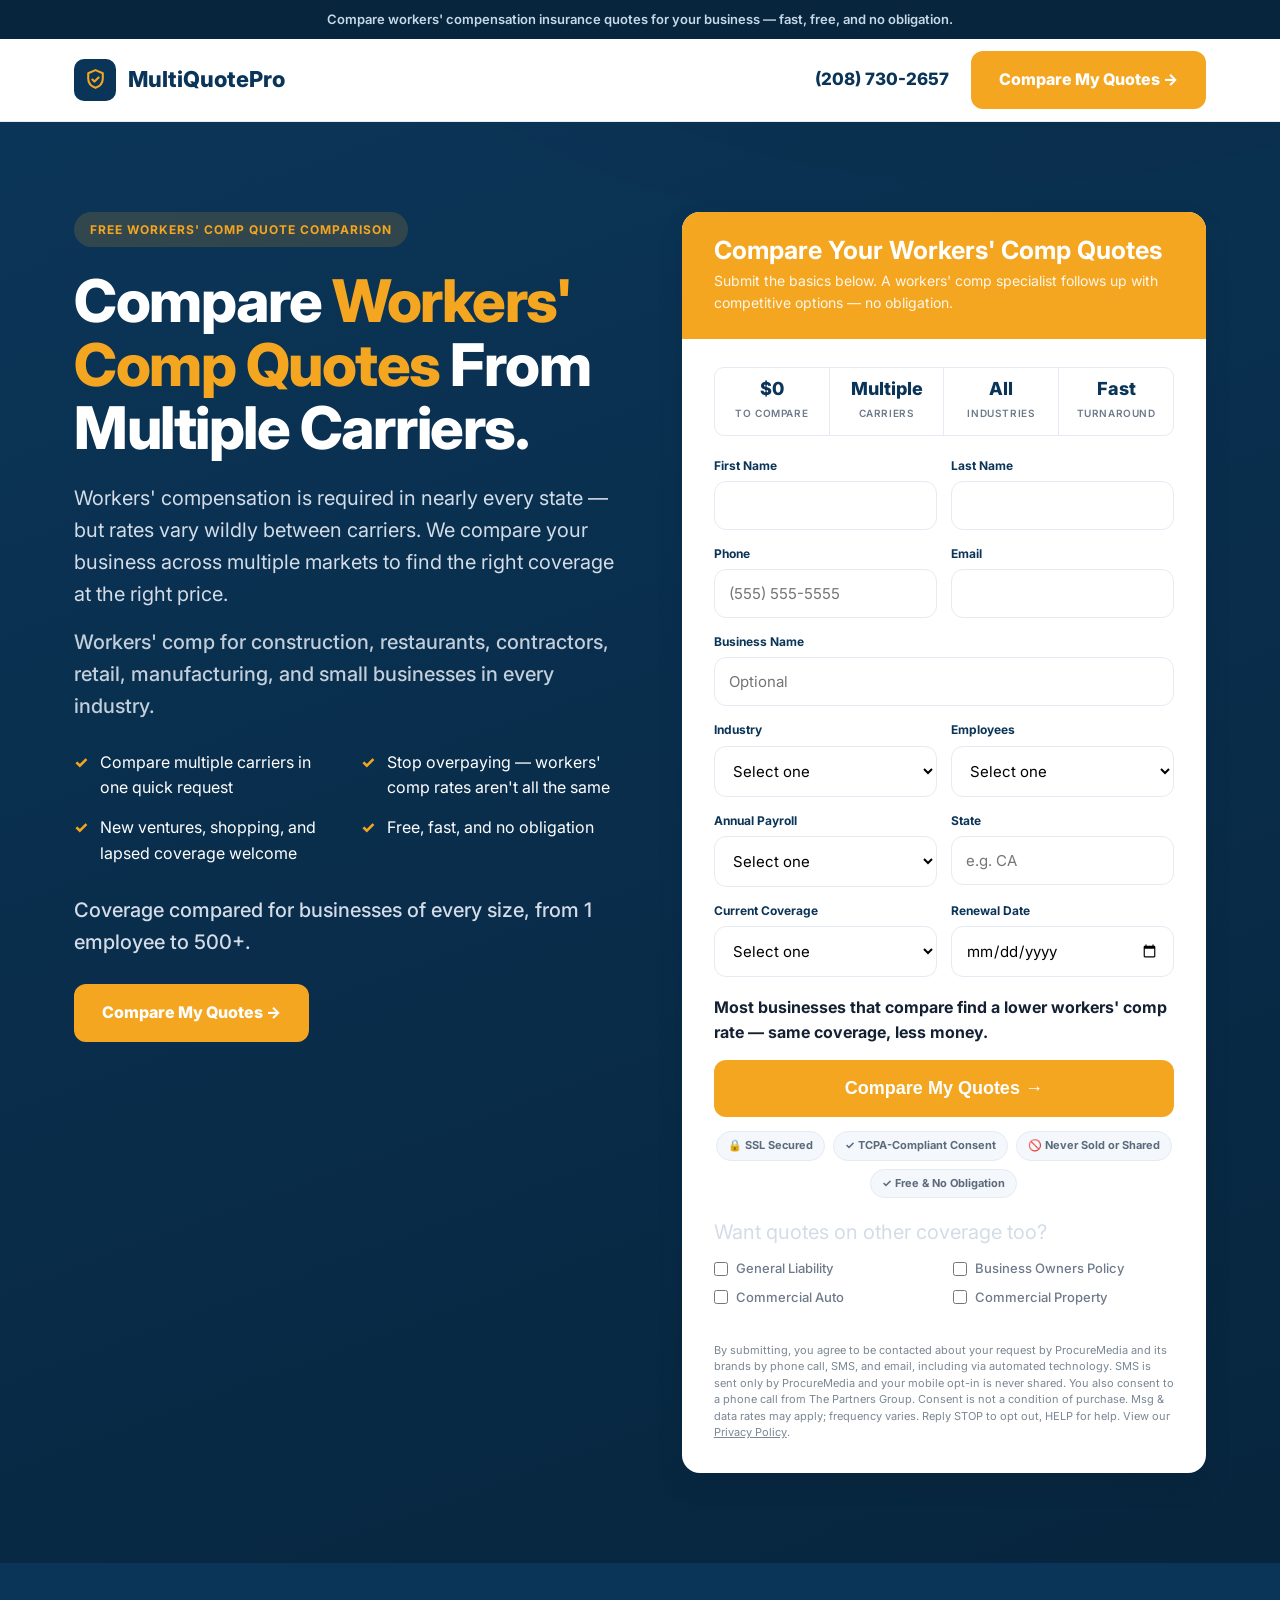
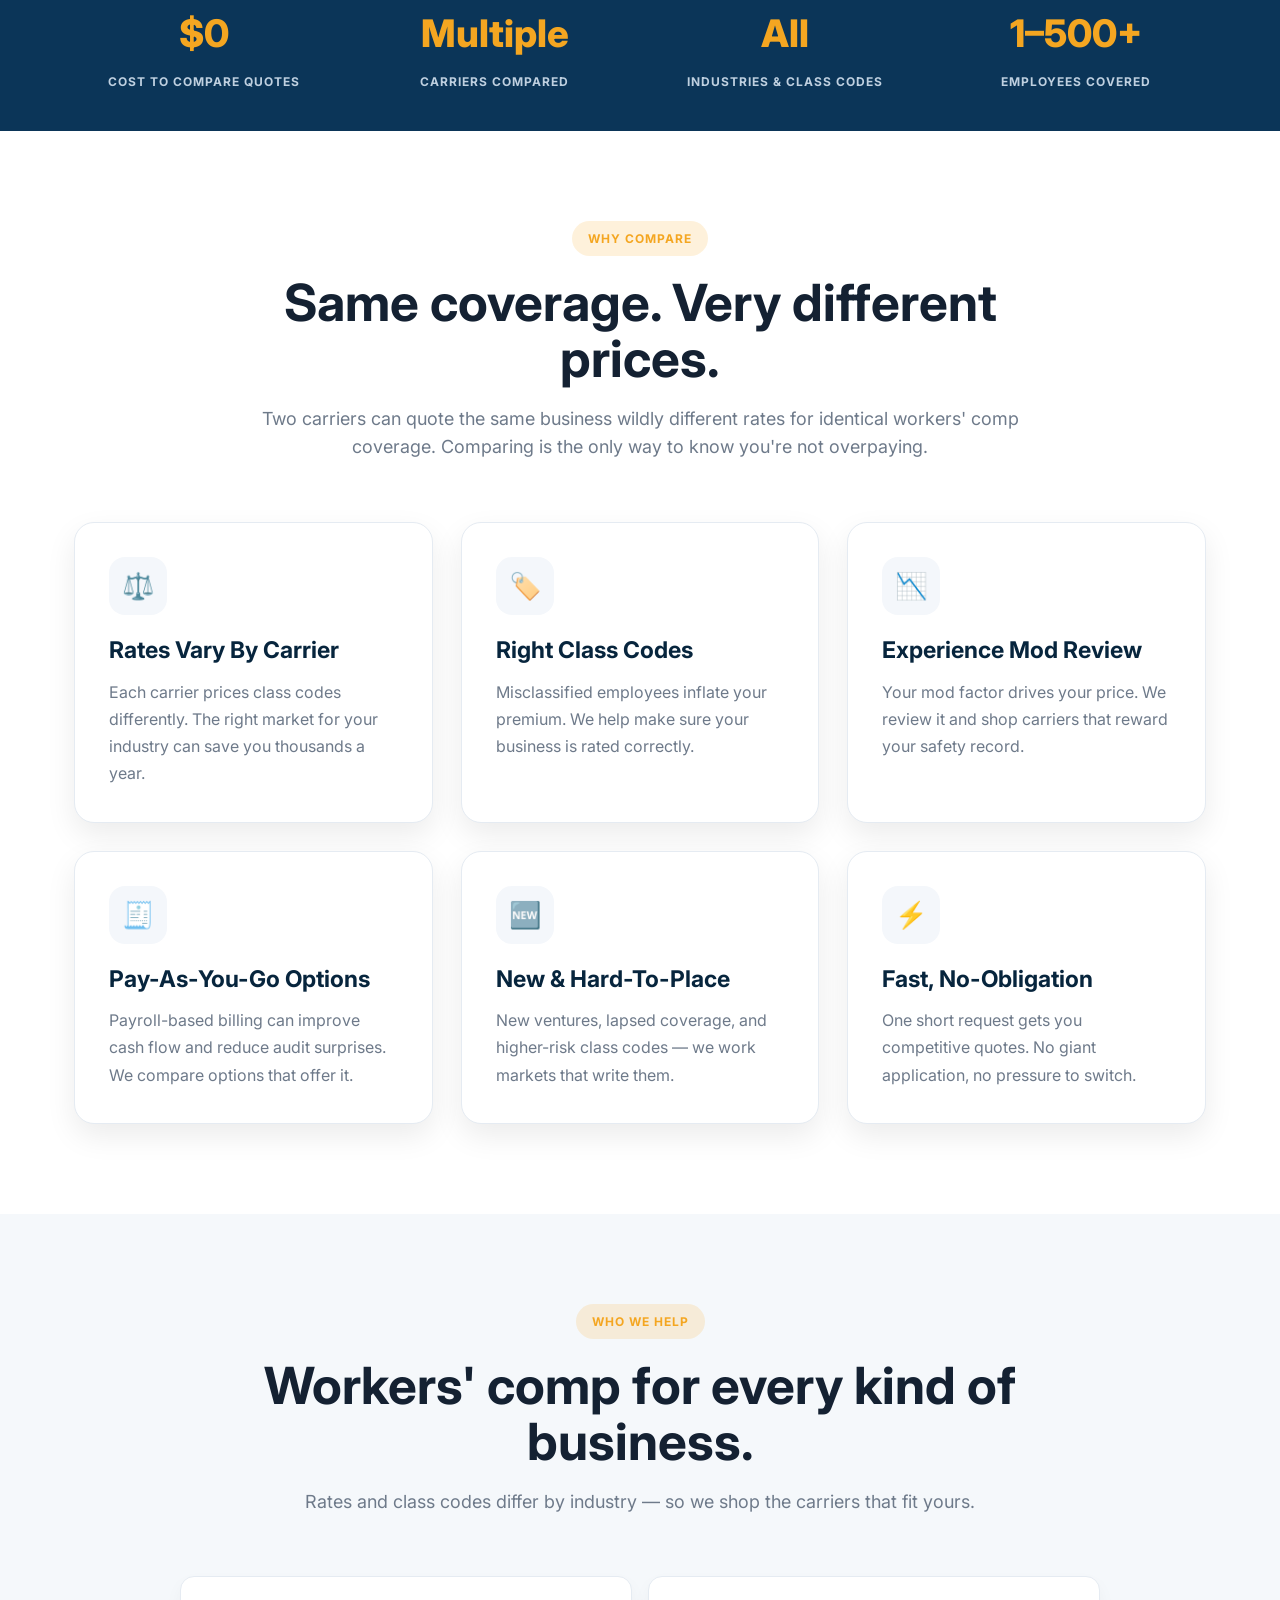
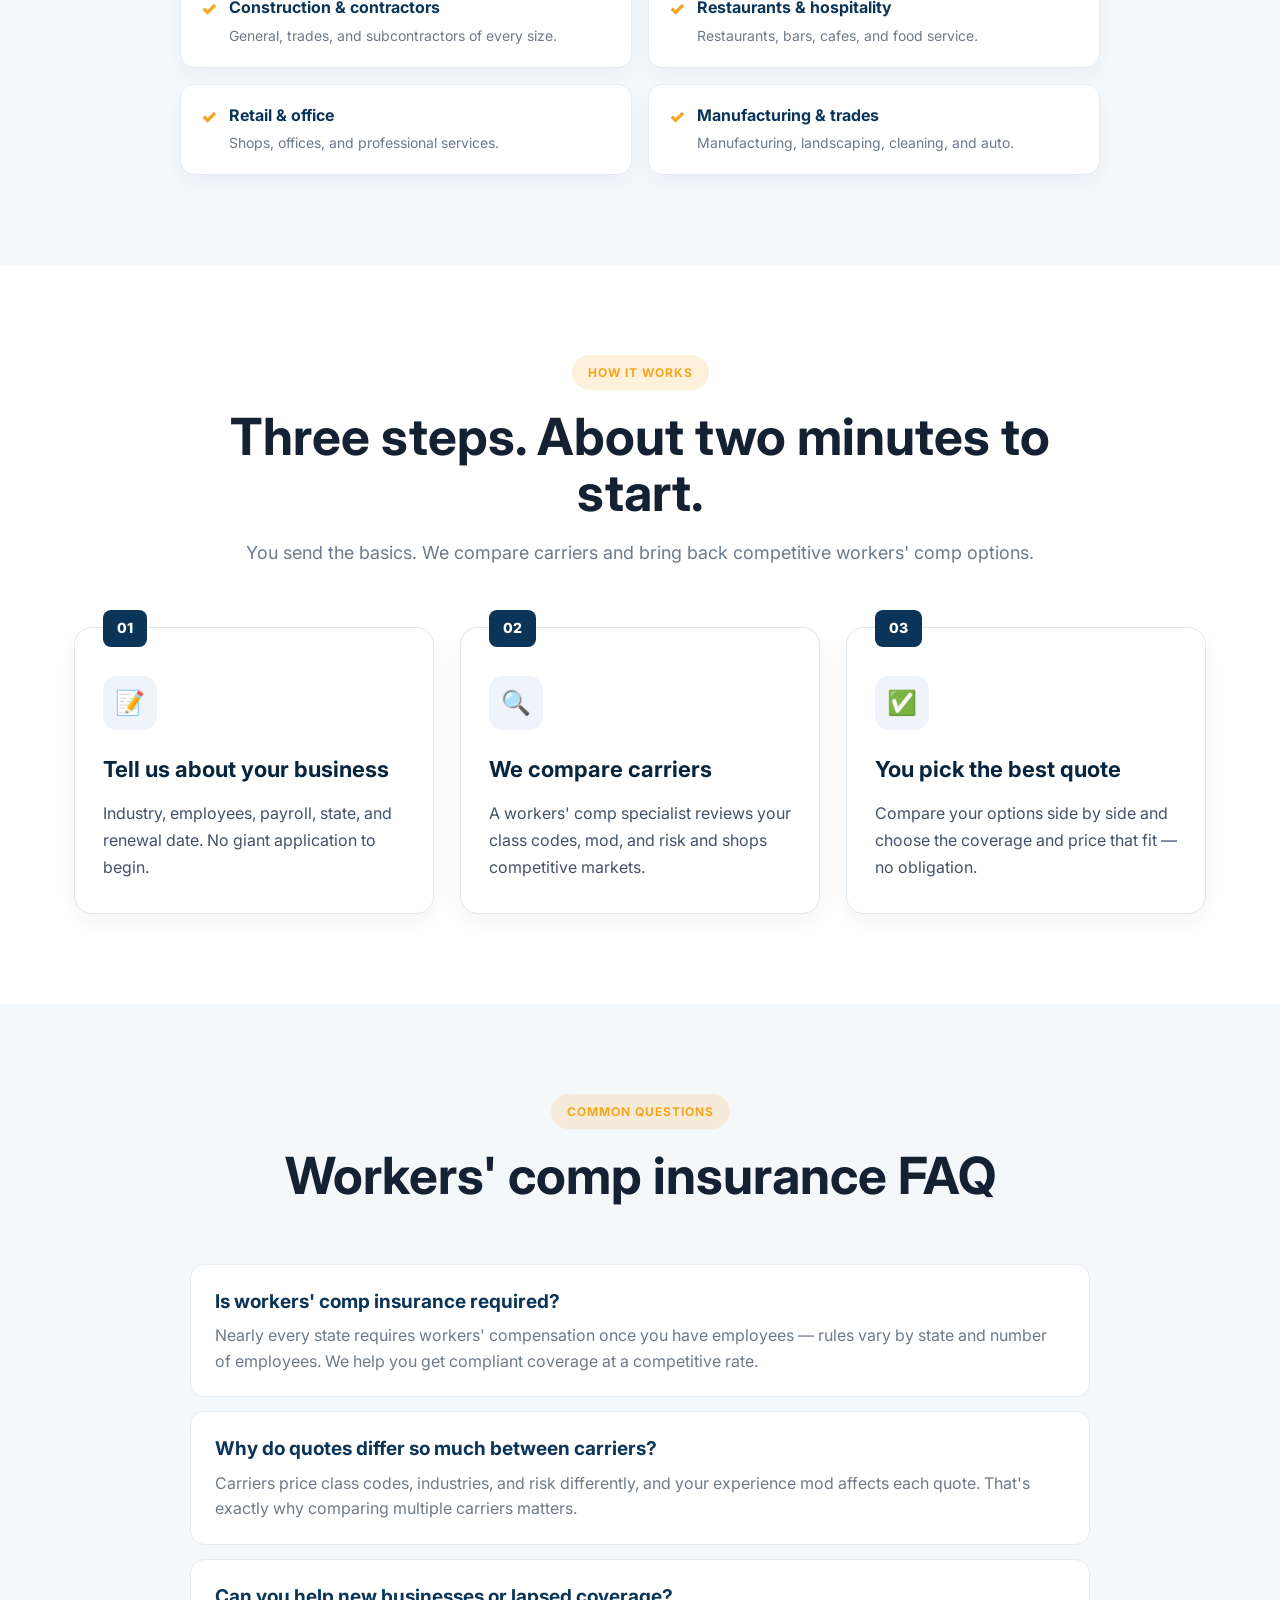
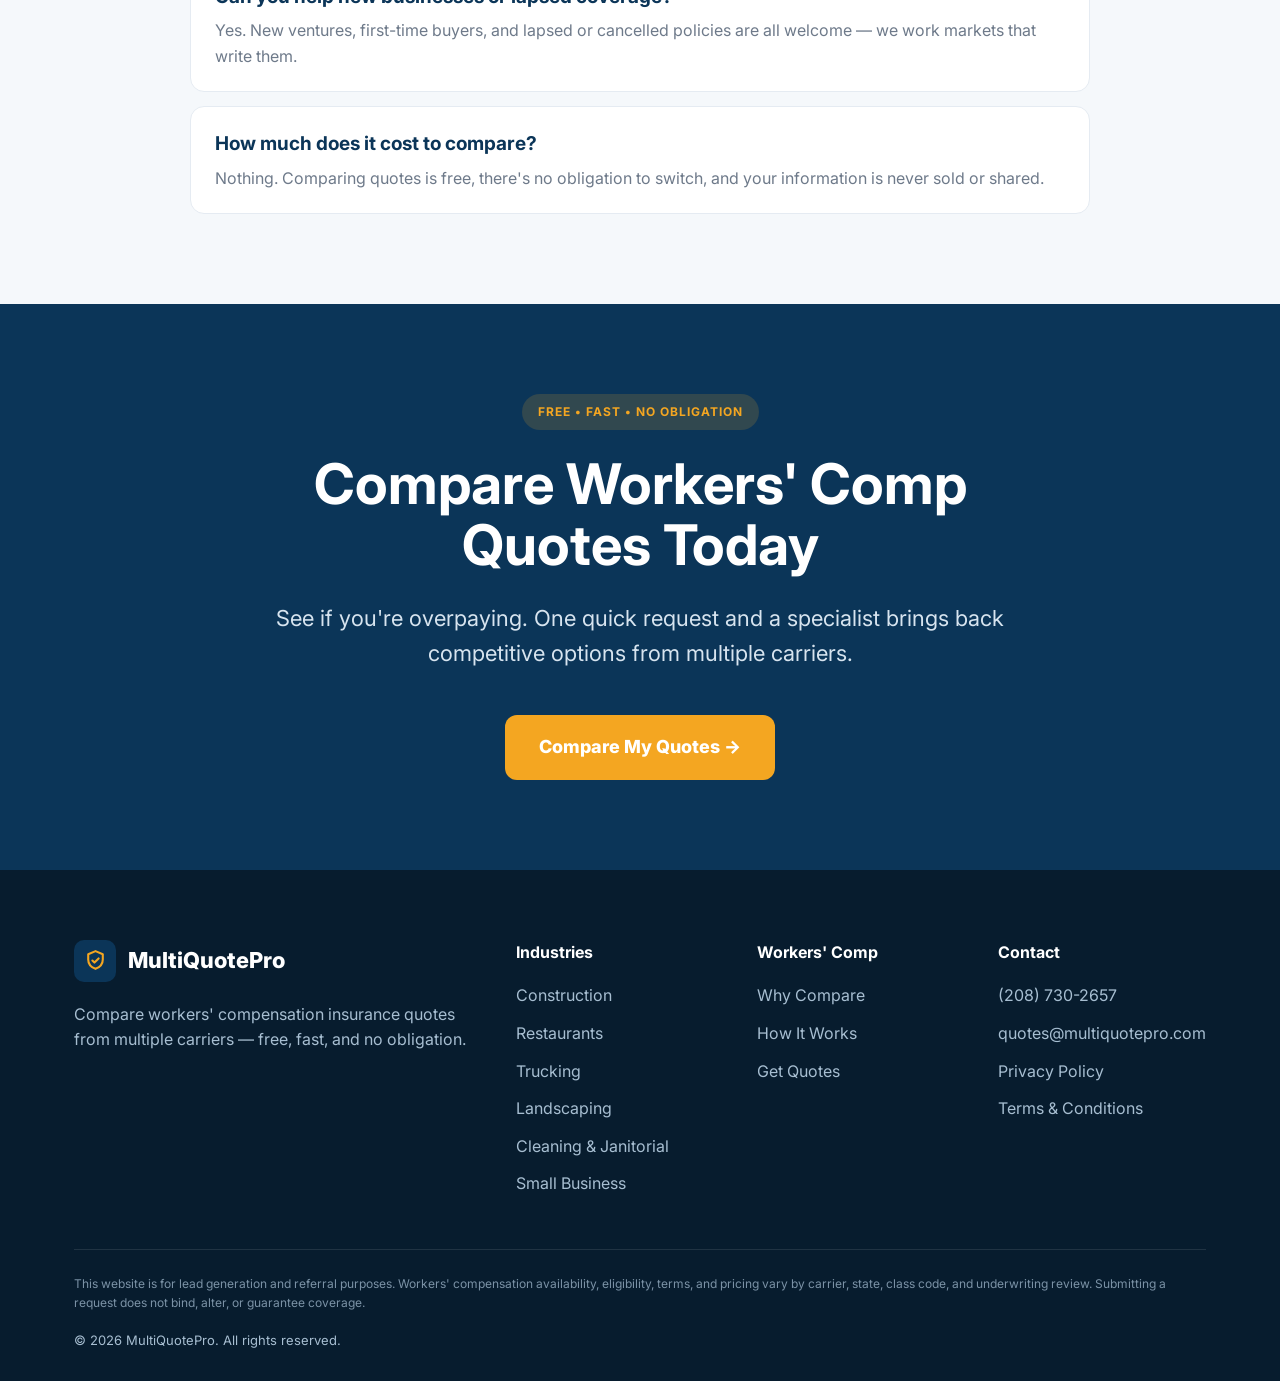
<file: index.html>
<!DOCTYPE html>
<html lang="en">
<head>
<meta charset="UTF-8" />
<meta name="viewport" content="width=device-width, initial-scale=1.0" />
<title>Compare Workers' Comp Insurance Quotes | MultiQuotePro</title>
<meta name="description" content="Compare workers' compensation insurance quotes from multiple carriers. Coverage for construction, restaurants, contractors, retail, manufacturing, and small businesses in every industry. Free, fast, no obligation." />
<meta property="og:type" content="website" />
<meta property="og:site_name" content="MultiQuotePro" />
<meta property="og:title" content="Compare Workers' Comp Insurance Quotes | MultiQuotePro" />
<meta property="og:description" content="Compare workers' compensation insurance quotes from multiple carriers. Coverage for construction, restaurants, contractors, retail, manufacturing, and small businesses in every industry. Free, fast, no obligation." />
<meta property="og:url" content="https://multiquotepro.com/" />
<meta property="og:image" content="https://multiquotepro.com/og.png" />
<meta name="twitter:card" content="summary_large_image" />
<link rel="canonical" href="https://multiquotepro.com/" />
<meta name="robots" content="index, follow" />
<link rel="icon" type="image/svg+xml" href="/favicon.svg" />
<link rel="preconnect" href="https://fonts.googleapis.com">
<link rel="preconnect" href="https://fonts.gstatic.com" crossorigin>
<link href="https://fonts.googleapis.com/css2?family=Inter:wght@400;500;600;700;800&display=swap" rel="stylesheet">

<!-- Google tag (gtag.js) — GA4 + Google Ads (standard across all pages) -->
<script async src="https://www.googletagmanager.com/gtag/js?id=G-M279DR51PG"></script>
<script>
  window.dataLayer = window.dataLayer || [];
  function gtag(){dataLayer.push(arguments);}
  gtag('js', new Date());
  gtag('config', 'G-M279DR51PG');
  gtag('config', 'AW-17934471659');
</script>
<!-- Procure click-source capture: stores gclid/UTM on landing, attaches to the form -->
<script>
(function(){
  try{
    var qs = new URLSearchParams(window.location.search);
    var keys = ['gclid','gbraid','wbraid','utm_source','utm_medium','utm_campaign','utm_term','utm_content'];
    var store = {};
    try{ var c=(document.cookie.match(/(?:^|; )pm_attr=([^;]*)/)||[])[1]; if(c) store=JSON.parse(decodeURIComponent(c))||{}; }catch(e){ store={}; }
    var got=false;
    keys.forEach(function(k){ var v=qs.get(k); if(v){ store[k]=v; got=true; } });
    if(got || !store.landing){
      if(!store.landing) store.landing=window.location.pathname;
      if(!store.referrer) store.referrer=document.referrer||'';
      document.cookie='pm_attr='+encodeURIComponent(JSON.stringify(store))+'; path=/; max-age=7776000; SameSite=Lax';
    }
    function fill(){
      var f=document.querySelector('form'); if(!f) return;
      Object.keys(store).forEach(function(k){
        if(store[k] && !f.querySelector('[name="'+k+'"]')){
          var i=document.createElement('input'); i.type='hidden'; i.name=k; i.value=store[k]; f.appendChild(i);
        }
      });
    }
    if(document.readyState!=='loading') fill(); else document.addEventListener('DOMContentLoaded', fill);
  }catch(e){}
})();
</script>
<style>
:root{
  --navy:#0B3558;--navy-dark:#07253D;--gold:#F4A621;--gold-dark:#D88D13;
  --accent:#F4A621;--accent-dark:#D88D13;
  --light:#F7F9FC;--text:#142132;--muted:#6E7A8A;--line:#E5EBF2;
  --radius:18px;--shadow:0 12px 30px rgba(0,0,0,.08);--container:1180px;
}
*{margin:0;padding:0;box-sizing:border-box;}
html{scroll-behavior:smooth;}
body{font-family:'Inter',sans-serif;color:var(--text);background:#fff;line-height:1.6;}
.container{width:100%;max-width:var(--container);margin:auto;padding:0 24px;}
a{text-decoration:none;}
img{max-width:100%;}
.top-bar{background:var(--navy-dark);color:#C7D8E7;text-align:center;font-size:13px;font-weight:600;padding:9px 16px;}
.nav{position:sticky;top:0;z-index:999;background:rgba(255,255,255,.96);backdrop-filter:blur(10px);border-bottom:1px solid var(--line);}
.nav-inner{height:82px;display:flex;align-items:center;justify-content:space-between;}
.logo{display:flex;align-items:center;gap:12px;font-weight:800;color:var(--navy);font-size:22px;}
.logo-box{width:42px;height:42px;border-radius:10px;background:var(--navy);display:flex;align-items:center;justify-content:center;color:var(--gold);}
.logo-box svg{width:25px;height:25px;}
.nav-right{display:flex;align-items:center;gap:22px;}
.nav-phone{font-weight:800;color:var(--navy);font-size:17px;white-space:nowrap;}
.btn{display:inline-flex;align-items:center;justify-content:center;gap:10px;padding:16px 28px;border-radius:12px;font-weight:800;transition:.2s ease;cursor:pointer;border:none;}
.btn-primary{background:var(--accent);color:#fff;}
.btn-primary:hover{background:var(--accent-dark);transform:translateY(-2px);}
.hero{background:radial-gradient(1100px 480px at 78% -10%, rgba(0,0,0,.10), transparent 60%), linear-gradient(160deg,var(--navy) 0%, var(--navy-dark) 100%);color:#fff;padding:90px 0;}
.hero--photo .hero-title,.hero--photo .hero p,.hero--photo .hero-points div,.hero--photo .trust-line,.hero--photo .mini-proof{text-shadow:0 1px 16px rgba(3,12,24,.55);}
.hero-grid{display:grid;grid-template-columns:1fr .95fr;gap:56px;align-items:start;}
.eyebrow{display:inline-block;background:rgba(244,166,33,.16);color:var(--gold);padding:8px 16px;border-radius:999px;font-size:12px;font-weight:700;letter-spacing:1px;text-transform:uppercase;}
.hero-title{font-size:clamp(38px,4.6vw,60px);line-height:1.08;font-weight:800;letter-spacing:-1.5px;margin:22px 0;max-width:720px;}
.highlight{color:var(--gold);}
.hero p{font-size:20px;color:#D3DCE7;max-width:700px;}
.mini-proof{margin-top:16px;font-size:13px;line-height:1.6;color:#C7D8E7;font-weight:500;opacity:.92;}
.hero-points{margin:28px 0;display:grid;grid-template-columns:repeat(2,minmax(0,1fr));gap:14px 22px;max-width:640px;}
.hero-points div{display:flex;align-items:flex-start;gap:12px;color:#fff;font-size:16px;}
.hero-points span{color:var(--gold);font-weight:800;}
.hero-ba{background:rgba(255,255,255,.05);border:1px solid rgba(255,255,255,.13);border-radius:16px;padding:12px;margin-bottom:28px;max-width:560px;}
.hero-ba-head{display:flex;flex-direction:column;gap:2px;margin:2px 4px 11px;}
.hero-ba-title{display:flex;align-items:center;gap:9px;color:#fff;font-weight:800;font-size:16px;letter-spacing:-.2px;}
.hero-ba-title b{color:var(--gold);font-size:18px;line-height:1;}
.hero-ba-sub{color:#AEBED0;font-size:12.5px;}
.hero-ba-imgs{display:grid;grid-template-columns:1fr 1fr;gap:8px;}
.hero-ba-fig{position:relative;border-radius:10px;overflow:hidden;margin:0;}
.hero-ba-fig img{display:block;width:100%;height:auto;aspect-ratio:4/3;object-fit:cover;}
.hero-ba-tag{position:absolute;top:8px;left:8px;font-size:10px;font-weight:800;text-transform:uppercase;letter-spacing:.04em;color:#fff;padding:4px 9px;border-radius:999px;box-shadow:0 3px 8px rgba(0,0,0,.3);}
.trust-line{margin:8px 0 26px;font-size:14px;color:#C7D8E7;font-weight:500;}
.form-card{background:#fff;border-radius:var(--radius);box-shadow:var(--shadow);color:var(--text);overflow:hidden;}
.form-head{background:var(--accent);color:#fff;padding:24px 32px;}
.form-head h3{font-size:25px;line-height:1.12;margin-bottom:6px;color:#fff;}
.form-head p{color:rgba(255,255,255,.9);font-size:14px;}
.form-body{padding:28px 32px 32px;}
.form-stats{display:flex;border:1px solid var(--line);border-radius:10px;overflow:hidden;margin-bottom:20px;}
.form-stat{flex:1;text-align:center;padding:10px 8px;border-right:1px solid var(--line);}
.form-stat:last-child{border-right:none;}
.form-stat strong{display:block;font-size:18px;font-weight:800;color:var(--navy);line-height:1.2;}
.form-stat span{font-size:10px;text-transform:uppercase;letter-spacing:.6px;color:var(--muted);font-weight:600;}
.form-stat--hl{background:rgba(225,29,42,.05);}
.form-stat--hl strong{color:var(--accent);font-size:21px;}
.form-stat--strike strong{color:#9aa6b2;text-decoration:line-through;text-decoration-color:#c2ccd6;}
.stats-kicker{font-size:11px;font-weight:800;text-transform:uppercase;letter-spacing:1.5px;color:var(--accent);text-align:center;margin-bottom:8px;}
.form-grid{display:grid;grid-template-columns:1fr 1fr;gap:14px;}
.form-grid .full{grid-column:1/-1;}
.field-label{display:block;font-size:12px;font-weight:700;color:var(--navy);margin-bottom:6px;}
.submit-btn{width:100%;display:flex;justify-content:center;margin-top:6px;padding:18px 24px;font-size:18px;}
input,select,textarea{width:100%;padding:14px;border-radius:12px;border:1px solid var(--line);font-size:15px;font-family:inherit;background:#fff;}
textarea{min-height:84px;resize:vertical;}
input:focus,select:focus,textarea:focus{outline:none;border-color:var(--navy);}
.secondary-label{font-size:13px;color:var(--muted);margin:18px 0 10px;}
.secondary-services-grid{display:grid;grid-template-columns:1fr 1fr;gap:8px 18px;margin-bottom:18px;}
.secondary-services-grid label{display:flex;align-items:center;gap:8px;font-size:13px;font-weight:500;color:var(--muted);cursor:pointer;}
.secondary-services-grid input{width:14px;height:14px;margin:0;}
.privacy-note{display:block;margin-top:10px;font-size:12px;color:#8A97A5;text-align:center;}
.tcpa{display:block;width:100%;margin-top:16px;font-size:11px;line-height:1.5;color:#7B8794;text-align:left;}
.tcpa a{color:#7B8794;text-decoration:underline;}
.stats{background:var(--navy);padding:40px 0;}
.stats-grid{display:grid;grid-template-columns:repeat(4,1fr);gap:30px;text-align:center;}
.stat h2{color:#fff;font-size:38px;font-weight:800;}
.stat h2 span{color:var(--gold);}
.stat p{color:#BFD0E0;text-transform:uppercase;letter-spacing:1px;font-size:12px;font-weight:700;margin-top:8px;}
.section{padding:90px 0;}
.how-section{background:#f5f8fb;}
.section-head{text-align:center;max-width:820px;margin:auto auto 60px;}
.section-head h2{font-size:clamp(32px,4vw,52px);line-height:1.1;margin:18px 0;}
.section-head p{color:var(--muted);font-size:18px;}
.review-grid{display:grid;grid-template-columns:repeat(3,1fr);gap:28px;}
.review-card{background:#fff;border:1px solid var(--line);border-radius:20px;padding:34px;box-shadow:var(--shadow);transition:.2s ease;}
.review-card:hover{transform:translateY(-4px);}
.review-icon{width:58px;height:58px;border-radius:16px;background:#F4F7FB;display:flex;align-items:center;justify-content:center;font-size:26px;margin-bottom:22px;}
.review-card h3{font-size:23px;line-height:1.2;margin-bottom:14px;color:var(--navy-dark);}
.review-card p{color:var(--muted);line-height:1.7;font-size:16px;}
.seg-grid{display:grid;grid-template-columns:1fr 1fr;gap:16px;max-width:920px;margin:0 auto;}
.seg-item{background:#fff;border:1px solid var(--line);border-radius:14px;padding:18px 20px;display:flex;gap:12px;align-items:flex-start;box-shadow:0 8px 18px rgba(16,32,51,.04);}
.seg-item .check{color:var(--gold);font-weight:900;font-size:18px;}
.seg-item strong{display:block;color:var(--navy);margin-bottom:2px;}
.seg-item span{color:var(--muted);font-size:14px;}
.how-grid{display:grid;grid-template-columns:repeat(3,1fr);gap:26px;margin-top:40px;}
.how-card{position:relative;background:#fff;border:1px solid #dfe7f0;border-radius:18px;padding:48px 28px 32px;box-shadow:0 8px 24px rgba(0,0,0,.05);}
.step-badge{position:absolute;top:-18px;left:28px;background:var(--navy);color:#fff;font-weight:800;padding:7px 14px;border-radius:8px;font-size:14px;}
.how-icon{width:54px;height:54px;border-radius:14px;background:#eef4fa;display:flex;align-items:center;justify-content:center;font-size:24px;margin-bottom:22px;}
.how-card h3{font-size:22px;margin-bottom:12px;color:var(--navy-dark);}
.how-card p{color:#435269;font-size:16px;line-height:1.7;}
.faq{max-width:900px;margin:0 auto;display:grid;gap:14px;}
.faq-item{border:1px solid var(--line);border-radius:14px;padding:22px 24px;background:#fff;}
.faq-item h3{color:var(--navy);margin-bottom:6px;font-size:19px;}
.faq-item p{color:var(--muted);}
.final-cta{background:var(--navy);padding:90px 20px;text-align:center;}
.cta-box{max-width:820px;margin:0 auto;}
.final-cta h2{color:#fff;font-size:clamp(34px,4.4vw,56px);line-height:1.1;margin:24px 0;}
.final-cta p{color:#d7e4ef;font-size:22px;line-height:1.6;margin-bottom:34px;}
.final-cta .btn{padding:18px 34px;font-size:18px;margin-top:10px;}
footer{background:#071C2E;color:#A7BED1;padding:70px 0 30px;}
.footer-grid{display:grid;grid-template-columns:2fr 1fr 1fr 1fr;gap:40px;margin-bottom:40px;}
footer h4{color:#fff;margin-bottom:18px;}
footer a{color:#A7BED1;display:block;margin-bottom:12px;}
.footer-disclaimer{border-top:1px solid rgba(255,255,255,.1);padding-top:24px;font-size:12px;line-height:1.6;color:#7B92A6;margin-bottom:18px;}
.footer-bottom{font-size:13px;}
.article{max-width:820px;margin:0 auto;padding:70px 0;}
.article h1{font-size:clamp(30px,4vw,46px);color:var(--navy);line-height:1.12;margin-bottom:18px;}
.article .lede{font-size:19px;color:var(--muted);margin-bottom:30px;}
.article h2{color:var(--navy);font-size:26px;margin:34px 0 12px;}
.article p{color:#39485B;font-size:17px;margin-bottom:16px;}
.article .back{display:inline-block;margin-top:30px;font-weight:700;color:var(--accent);}
.legal{max-width:820px;margin:0 auto;padding:70px 0;}
.legal h1{font-size:38px;color:var(--navy);margin-bottom:10px;}
.legal h2{color:var(--navy);font-size:22px;margin:28px 0 10px;}
.legal p{color:#39485B;margin-bottom:14px;}
.thanks{max-width:680px;margin:0 auto;padding:110px 24px;text-align:center;}
.thanks .badge{width:84px;height:84px;border-radius:50%;background:rgba(244,166,33,.15);color:var(--accent);display:flex;align-items:center;justify-content:center;font-size:40px;margin:0 auto 26px;}
.thanks h1{font-size:40px;color:var(--navy);margin-bottom:16px;}
.thanks p{font-size:19px;color:var(--muted);margin-bottom:14px;}
@media(max-width:980px){
.hero-grid,.review-grid,.how-grid,.footer-grid,.stats-grid,.seg-grid,.ba-grid{grid-template-columns:1fr;}
.form-grid{grid-template-columns:1fr;}
.hero-points{grid-template-columns:1fr;}
.form-stats{flex-wrap:wrap;}
.form-stat{flex:1 1 45%;}
}
@media(max-width:640px){.nav-phone{display:none;}}
.results{background:#fff;}
.ba-grid{display:grid;grid-template-columns:1fr 1fr;gap:24px;max-width:1040px;margin:0 auto;}
.ba-card{position:relative;border-radius:18px;overflow:hidden;box-shadow:var(--shadow);border:1px solid var(--line);background:#fff;}
.ba-card img{display:block;width:100%;height:auto;aspect-ratio:4/3;object-fit:cover;}
.ba-tag{position:absolute;top:14px;left:14px;font-size:13px;font-weight:800;letter-spacing:.04em;text-transform:uppercase;color:#fff;padding:7px 14px;border-radius:999px;box-shadow:0 4px 12px rgba(0,0,0,.28);}
.ba-before{background:#6b7280;}
.ba-after{background:var(--gold);color:var(--navy);}
.ba-cap{padding:16px 18px;color:var(--muted);font-size:15px;text-align:center;}
.ba-video{max-width:1040px;margin:38px auto 0;border-radius:18px;overflow:hidden;box-shadow:var(--shadow);background:#000;}
.ba-video video{display:block;width:100%;height:auto;aspect-ratio:16/9;background:#000;}
.ba-vcap{text-align:center;color:var(--muted);font-size:15px;margin-top:16px;}
.trust-strip{display:flex;flex-wrap:wrap;gap:8px;justify-content:center;margin-top:14px;}
.tbadge{display:inline-flex;align-items:center;gap:6px;font-size:11px;font-weight:700;color:#5B6B7C;background:#F4F7FB;border:1px solid #E5EBF2;border-radius:999px;padding:5px 11px;white-space:nowrap;}
.carriers{padding:44px 0;background:#fff;border-top:1px solid var(--line);border-bottom:1px solid var(--line);}
.carriers-label{text-align:center;font-size:11px;font-weight:700;letter-spacing:1.4px;text-transform:uppercase;color:var(--muted);margin-bottom:28px;}
.carriers-grid{display:flex;flex-wrap:wrap;align-items:center;justify-content:center;gap:24px 48px;}
.carriers-grid img{height:44px;width:auto;opacity:.72;filter:grayscale(25%);transition:.25s ease;}
.carriers-grid img:hover{opacity:1;filter:grayscale(0%);}
@media(max-width:640px){.carriers-grid img{height:32px;}.carriers-grid{gap:18px 28px;}}
.blog-grid{display:grid;grid-template-columns:repeat(3,1fr);gap:24px;margin-top:20px;}
.blog-card{background:#fff;border:1px solid var(--line);border-radius:16px;padding:28px;box-shadow:0 8px 20px rgba(0,0,0,.05);display:flex;flex-direction:column;gap:10px;}
.blog-card-tag{display:inline-block;font-size:10px;font-weight:700;letter-spacing:1.2px;text-transform:uppercase;color:var(--accent);background:rgba(0,0,0,.06);padding:4px 10px;border-radius:999px;}
.blog-card h2{font-size:19px;color:var(--navy);line-height:1.25;margin:0;}
.blog-card p{color:var(--muted);font-size:14px;flex:1;}
.blog-card-date{font-size:12px;color:var(--muted);font-weight:500;}
.blog-card .read-more{font-size:14px;font-weight:700;color:var(--accent);}
.article-meta{display:flex;align-items:center;gap:12px;flex-wrap:wrap;margin-bottom:16px;}
.article-breadcrumb{font-size:13px;color:var(--muted);margin-bottom:24px;}
.article-cta-box{margin-top:44px;padding:32px;background:var(--light);border-radius:16px;border:1px solid var(--line);}
.article-cta-box h3{color:var(--navy);font-size:22px;margin-bottom:8px;}
.article-cta-box p{color:var(--muted);margin-bottom:20px;}
@media(max-width:980px){.blog-grid{grid-template-columns:1fr;}}
.ms-progress{display:flex;align-items:center;margin-bottom:22px;}
.ms-dot{width:30px;height:30px;border-radius:50%;background:var(--line);color:var(--muted);display:flex;align-items:center;justify-content:center;font-size:11px;font-weight:800;flex-shrink:0;transition:.2s;}
.ms-dot.ms-active{background:var(--accent);color:#fff;}
.ms-dot.ms-done{background:var(--navy);color:#fff;}
.ms-line{flex:1;height:2px;background:var(--line);transition:.2s;}
.ms-line.ms-done{background:var(--navy);}
.ms-panel{display:none;}
.ms-panel.ms-active{display:block;}
.ms-q{font-size:20px;font-weight:800;color:#142132;line-height:1.3;margin-bottom:6px;}
.ms-sub{font-size:14px;color:#4A5568;margin-bottom:4px;}
.ms-opts{display:grid;grid-template-columns:1fr 1fr;gap:10px;margin:14px 0 8px;}
.ms-opt{padding:13px 14px;border:2px solid var(--line);border-radius:12px;font-size:14px;font-weight:600;color:var(--navy);cursor:pointer;text-align:left;background:#fff;transition:.15s;line-height:1.3;width:100%;}
.ms-opt:hover,.ms-opt.ms-sel{border-color:var(--accent);background:rgba(244,166,33,.08);}
.ms-back-btn{background:none;border:none;font-size:13px;color:var(--muted);font-weight:600;cursor:pointer;padding:0;margin-top:12px;display:inline-block;}
.ms-back-btn:hover{color:var(--navy);}
@media(max-width:500px){.ms-opts{grid-template-columns:1fr;}}
</style>
<script type="application/ld+json">{"@context":"https://schema.org","@type":"Organization","name":"MultiQuotePro","url":"https://multiquotepro.com/","telephone":"(208) 730-2657","areaServed":"US","logo":"https://multiquotepro.com/og.png"}</script>
<script type="application/ld+json">{"@context":"https://schema.org","@type":"Service","name":"Compare Workers' Comp Insurance Quotes | MultiQuotePro","serviceType":"workers' comp","areaServed":"US","provider":{"@type":"Organization","name":"MultiQuotePro","telephone":"(208) 730-2657","url":"https://multiquotepro.com/"},"description":"Compare workers' compensation insurance quotes from multiple carriers. Coverage for construction, restaurants, contractors, retail, manufacturing, and small businesses in every industry. Free, fast, no obligation.","url":"https://multiquotepro.com/"}</script>
<script type="application/ld+json">{"@context":"https://schema.org","@type":"FAQPage","mainEntity":[{"@type":"Question","name":"Is workers' comp insurance required?","acceptedAnswer":{"@type":"Answer","text":"Nearly every state requires workers' compensation once you have employees — rules vary by state and number of employees. We help you get compliant coverage at a competitive rate."}},{"@type":"Question","name":"Why do quotes differ so much between carriers?","acceptedAnswer":{"@type":"Answer","text":"Carriers price class codes, industries, and risk differently, and your experience mod affects each quote. That's exactly why comparing multiple carriers matters."}},{"@type":"Question","name":"Can you help new businesses or lapsed coverage?","acceptedAnswer":{"@type":"Answer","text":"Yes. New ventures, first-time buyers, and lapsed or cancelled policies are all welcome — we work markets that write them."}},{"@type":"Question","name":"How much does it cost to compare?","acceptedAnswer":{"@type":"Answer","text":"Nothing. Comparing quotes is free, there's no obligation to switch, and your information is never sold or shared."}}]}</script>
</head>
<body>
<div class="top-bar">Compare workers' compensation insurance quotes for your business — fast, free, and no obligation.</div>

<header class="nav">
<div class="container nav-inner">
<a href="/" class="logo">
<div class="logo-box"><svg viewBox="0 0 24 24" fill="none" stroke="currentColor" stroke-width="2" stroke-linecap="round" stroke-linejoin="round"><path d="M12 3l7 3v5c0 4.5-3 7.5-7 9-4-1.5-7-4.5-7-9V6z"/><path d="M9 12l2 2 4-4"/></svg></div>
MultiQuotePro
</a>
<div class="nav-right">
<a href="tel:12087302657" class="nav-phone">(208) 730-2657</a>
<a href="#form" class="btn btn-primary">Compare My Quotes →</a>
</div>
</div>
</header>

<section class="hero">
<div class="container hero-grid">
<div>

<div class="eyebrow">Free Workers' Comp Quote Comparison</div>
<h1 class="hero-title">Compare <span class="highlight">Workers' Comp Quotes</span> From Multiple Carriers.</h1>
<p>Workers' compensation is required in nearly every state — but rates vary wildly between carriers. We compare your business across multiple markets to find the right coverage at the right price.</p>
<p class="mini-proof">Workers' comp for construction, restaurants, contractors, retail, manufacturing, and small businesses in every industry.</p>
<div class="hero-points">
<div><span>✓</span> Compare multiple carriers in one quick request</div>
<div><span>✓</span> Stop overpaying — workers' comp rates aren't all the same</div>
<div><span>✓</span> New ventures, shopping, and lapsed coverage welcome</div>
<div><span>✓</span> Free, fast, and no obligation</div>
</div>
<p class="trust-line">Coverage compared for businesses of every size, from 1 employee to 500+.</p>
<a href="#form" class="btn btn-primary">Compare My Quotes →</a>
</div>

<div class="form-card" id="form">
<div class="form-head">
<h3>Compare Your Workers' Comp Quotes</h3>
<p>Submit the basics below. A workers' comp specialist follows up with competitive options — no obligation.</p>
</div>
<div class="form-body">

<div class="form-stats">
  <div class="form-stat"><strong>$0</strong><span>To Compare</span></div>
  <div class="form-stat"><strong>Multiple</strong><span>Carriers</span></div>
  <div class="form-stat"><strong>All</strong><span>Industries</span></div>
  <div class="form-stat"><strong>Fast</strong><span>Turnaround</span></div>
</div>
<form action="https://procure-lead-engine.dan-fda.workers.dev/submit" method="POST">
  <input type="hidden" name="lead_source" value="multiquotepro.com" />
  <input type="text" name="_gotcha" style="display:none !important" tabindex="-1" autocomplete="off" aria-hidden="true" />
  <input type="hidden" name="site" value="multiquotepro.com" />
  <input type="hidden" name="vertical" value="Workers Compensation Insurance" />
  <input type="hidden" name="_redirect" value="https://multiquotepro.com/thank-you.html" />
<div class="form-grid">
<div class="">
<label class="field-label" for="first_name">First Name</label>
<input id="first_name" type="text" name="first_name" autocomplete="given-name" required>
</div>
<div class="">
<label class="field-label" for="last_name">Last Name</label>
<input id="last_name" type="text" name="last_name" autocomplete="family-name" required>
</div>
<div class="">
<label class="field-label" for="phone">Phone</label>
<input id="phone" type="tel" name="phone" placeholder="(555) 555-5555" autocomplete="tel" inputmode="tel" pattern="[\d\s\-\(\)\.]{10,20}" required>
</div>
<div class="">
<label class="field-label" for="email">Email</label>
<input id="email" type="email" name="email" autocomplete="email" required>
</div>
<div class="full">
<label class="field-label" for="company">Business Name</label>
<input id="company" type="text" name="company" placeholder="Optional" autocomplete="organization">
</div>
<div class="">
<label class="field-label" for="industry">Industry</label>
<select id="industry" name="industry" required>
<option value="">Select one</option>
<option>Construction / Contractors</option>
<option>Restaurant / Hospitality</option>
<option>Retail</option>
<option>Manufacturing</option>
<option>Landscaping</option>
<option>Healthcare / Home Health</option>
<option>Trucking / Transportation</option>
<option>Cleaning / Janitorial</option>
<option>Auto Services</option>
<option>Office / Professional</option>
<option>Other</option>
</select>
</div>
<div class="">
<label class="field-label" for="employees">Employees</label>
<select id="employees" name="employees" required>
<option value="">Select one</option>
<option>1-5</option>
<option>6-10</option>
<option>11-25</option>
<option>26-50</option>
<option>51-100</option>
<option>100+</option>
</select>
</div>
<div class="">
<label class="field-label" for="annual_payroll">Annual Payroll</label>
<select id="annual_payroll" name="annual_payroll">
<option value="">Select one</option>
<option>Under $250k</option>
<option>$250k–$500k</option>
<option>$500k–$1M</option>
<option>$1M–$5M</option>
<option>$5M+</option>
</select>
</div>
<div class="">
<label class="field-label" for="state">State</label>
<input id="state" type="text" name="state" placeholder="e.g. CA" autocomplete="address-level1">
</div>
<div class="">
<label class="field-label" for="current_coverage">Current Coverage</label>
<select id="current_coverage" name="current_coverage">
<option value="">Select one</option>
<option>Have coverage — shopping</option>
<option>New business — first policy</option>
<option>Coverage lapsed / cancelled</option>
</select>
</div>
<div class="">
<label class="field-label" for="renewal_date">Renewal Date</label>
<input id="renewal_date" type="date" name="renewal_date">
</div>
<div class="full">
<p style="font-weight:700; color:#142132; margin:4px 0 14px; font-size:16px;">Most businesses that compare find a lower workers' comp rate — same coverage, less money.</p>
<button class="btn btn-primary submit-btn" type="submit">Compare My Quotes →</button>
<div class="trust-strip"><span class="tbadge">🔒 SSL Secured</span>
<span class="tbadge">✓ TCPA-Compliant Consent</span>
<span class="tbadge">🚫 Never Sold or Shared</span>
<span class="tbadge">✓ Free &amp; No Obligation</span></div>
<p class="secondary-label">Want quotes on other coverage too?</p>
<div class="secondary-services-grid">
<label><input type="checkbox" name="also_review[]" value="General Liability"> General Liability</label>
<label><input type="checkbox" name="also_review[]" value="Business Owners Policy"> Business Owners Policy</label>
<label><input type="checkbox" name="also_review[]" value="Commercial Auto"> Commercial Auto</label>
<label><input type="checkbox" name="also_review[]" value="Commercial Property"> Commercial Property</label>
</div>
</div>
</div>
<div class="tcpa">By submitting, you agree to be contacted about your request by ProcureMedia and its brands by phone call, SMS, and email, including via automated technology. SMS is sent only by ProcureMedia and your mobile opt-in is never shared. You also consent to a phone call from The Partners Group. Consent is not a condition of purchase. Msg & data rates may apply; frequency varies. Reply STOP to opt out, HELP for help. View our <a href="/privacy-policy.html" target="_blank">Privacy Policy</a>.</div>
</form>
</div>
</div>
</div>
</section>

<section class="stats">
<div class="container stats-grid">
<div class="stat"><h2><span>$0</span></h2><p>Cost To Compare Quotes</p></div>
<div class="stat"><h2><span>Multiple</span></h2><p>Carriers Compared</p></div>
<div class="stat"><h2><span>All</span></h2><p>Industries &amp; Class Codes</p></div>
<div class="stat"><h2><span>1–500+</span></h2><p>Employees Covered</p></div>
</div>
</section>

<section class="section" id="services">
<div class="container">
<div class="section-head">
<div class="eyebrow">Why Compare</div>
<h2>Same coverage. Very different prices.</h2>
<p>Two carriers can quote the same business wildly different rates for identical workers' comp coverage. Comparing is the only way to know you're not overpaying.</p>
</div>
<div class="review-grid">
<div class="review-card">
<div class="review-icon">⚖️</div>
<h3>Rates Vary By Carrier</h3>
<p>Each carrier prices class codes differently. The right market for your industry can save you thousands a year.</p>
</div>
<div class="review-card">
<div class="review-icon">🏷️</div>
<h3>Right Class Codes</h3>
<p>Misclassified employees inflate your premium. We help make sure your business is rated correctly.</p>
</div>
<div class="review-card">
<div class="review-icon">📉</div>
<h3>Experience Mod Review</h3>
<p>Your mod factor drives your price. We review it and shop carriers that reward your safety record.</p>
</div>
<div class="review-card">
<div class="review-icon">🧾</div>
<h3>Pay-As-You-Go Options</h3>
<p>Payroll-based billing can improve cash flow and reduce audit surprises. We compare options that offer it.</p>
</div>
<div class="review-card">
<div class="review-icon">🆕</div>
<h3>New &amp; Hard-To-Place</h3>
<p>New ventures, lapsed coverage, and higher-risk class codes — we work markets that write them.</p>
</div>
<div class="review-card">
<div class="review-icon">⚡</div>
<h3>Fast, No-Obligation</h3>
<p>One short request gets you competitive quotes. No giant application, no pressure to switch.</p>
</div>
</div>
</div>
</section>

<section class="section how-section">
<div class="container">
<div class="section-head">
<div class="eyebrow">Who We Help</div>
<h2>Workers' comp for every kind of business.</h2>
<p>Rates and class codes differ by industry — so we shop the carriers that fit yours.</p>
</div>
<div class="seg-grid">
<div class="seg-item"><span class="check">✓</span><div><strong>Construction &amp; contractors</strong><span>General, trades, and subcontractors of every size.</span></div></div>
<div class="seg-item"><span class="check">✓</span><div><strong>Restaurants &amp; hospitality</strong><span>Restaurants, bars, cafes, and food service.</span></div></div>
<div class="seg-item"><span class="check">✓</span><div><strong>Retail &amp; office</strong><span>Shops, offices, and professional services.</span></div></div>
<div class="seg-item"><span class="check">✓</span><div><strong>Manufacturing &amp; trades</strong><span>Manufacturing, landscaping, cleaning, and auto.</span></div></div>
</div>
</div>
</section>

<section class="section">
<div class="container">
<div class="section-head">
<div class="eyebrow">How It Works</div>
<h2>Three steps. About two minutes to start.</h2>
<p>You send the basics. We compare carriers and bring back competitive workers' comp options.</p>
</div>
<div class="how-grid">
<div class="how-card">
<div class="step-badge">01</div>
<div class="how-icon">📝</div>
<h3>Tell us about your business</h3>
<p>Industry, employees, payroll, state, and renewal date. No giant application to begin.</p>
</div>
<div class="how-card">
<div class="step-badge">02</div>
<div class="how-icon">🔍</div>
<h3>We compare carriers</h3>
<p>A workers' comp specialist reviews your class codes, mod, and risk and shops competitive markets.</p>
</div>
<div class="how-card">
<div class="step-badge">03</div>
<div class="how-icon">✅</div>
<h3>You pick the best quote</h3>
<p>Compare your options side by side and choose the coverage and price that fit — no obligation.</p>
</div>
</div>
</div>
</section>

<section class="section how-section">
<div class="container">
<div class="section-head">
<div class="eyebrow">Common Questions</div>
<h2>Workers' comp insurance FAQ</h2>
</div>
<div class="faq">
<div class="faq-item">
<h3>Is workers' comp insurance required?</h3>
<p>Nearly every state requires workers' compensation once you have employees — rules vary by state and number of employees. We help you get compliant coverage at a competitive rate.</p>
</div>
<div class="faq-item">
<h3>Why do quotes differ so much between carriers?</h3>
<p>Carriers price class codes, industries, and risk differently, and your experience mod affects each quote. That's exactly why comparing multiple carriers matters.</p>
</div>
<div class="faq-item">
<h3>Can you help new businesses or lapsed coverage?</h3>
<p>Yes. New ventures, first-time buyers, and lapsed or cancelled policies are all welcome — we work markets that write them.</p>
</div>
<div class="faq-item">
<h3>How much does it cost to compare?</h3>
<p>Nothing. Comparing quotes is free, there's no obligation to switch, and your information is never sold or shared.</p>
</div>
</div>
</div>
</section>

<section class="final-cta">
<div class="container">
<div class="cta-box">
<div class="eyebrow">Free • Fast • No Obligation</div>
<h2>Compare Workers' Comp Quotes Today</h2>
<p>See if you're overpaying. One quick request and a specialist brings back competitive options from multiple carriers.</p>
<a href="#form" class="btn btn-primary">Compare My Quotes →</a>
</div>
</div>
</section>

<footer id="contact">
<div class="container">
<div class="footer-grid">
<div>
<div class="logo" style="color:#fff;margin-bottom:20px">
<div class="logo-box"><svg viewBox="0 0 24 24" fill="none" stroke="currentColor" stroke-width="2" stroke-linecap="round" stroke-linejoin="round"><path d="M12 3l7 3v5c0 4.5-3 7.5-7 9-4-1.5-7-4.5-7-9V6z"/><path d="M9 12l2 2 4-4"/></svg></div>
MultiQuotePro
</div>
<p>Compare workers' compensation insurance quotes from multiple carriers — free, fast, and no obligation.</p>
</div>
<div>
<h4>Industries</h4>
<a href="/construction-workers-comp.html">Construction</a>
<a href="/restaurant-workers-comp.html">Restaurants</a>
<a href="/trucking-workers-comp.html">Trucking</a>
<a href="/landscaping-workers-comp.html">Landscaping</a>
<a href="/cleaning-workers-comp.html">Cleaning &amp; Janitorial</a>
<a href="/small-business-workers-comp.html">Small Business</a>
</div>
<div>
<h4>Workers' Comp</h4>
<a href="/#services">Why Compare</a>
<a href="/#services">How It Works</a>
<a href="/#form">Get Quotes</a>
</div>
<div>
<h4>Contact</h4>
<a href="tel:12087302657">(208) 730-2657</a>
<a href="mailto:quotes@multiquotepro.com">quotes@multiquotepro.com</a>
<a href="/privacy-policy.html">Privacy Policy</a>
<a href="/terms.html">Terms &amp; Conditions</a>
</div>
</div>
<div class="footer-disclaimer">This website is for lead generation and referral purposes. Workers' compensation availability, eligibility, terms, and pricing vary by carrier, state, class code, and underwriting review. Submitting a request does not bind, alter, or guarantee coverage.</div>
<div class="footer-bottom">© 2026 MultiQuotePro. All rights reserved.</div>
</div>
</footer>

<script>
document.addEventListener("DOMContentLoaded", function () {
  const phoneInput = document.querySelector('input[name="phone"]');
  if (phoneInput) {
    phoneInput.addEventListener("input", function (e) {
      let value = e.target.value.replace(/\D/g, "");
      if (value.charAt(0) === "1") value = value.slice(1); // strip US country code — no area code starts with 1
      value = value.slice(0, 10);
      if (value.length > 6) {
        e.target.value = `(${value.slice(0, 3)}) ${value.slice(3, 6)}-${value.slice(6)}`;
      } else if (value.length > 3) {
        e.target.value = `(${value.slice(0, 3)}) ${value.slice(3)}`;
      } else if (value.length > 0) {
        e.target.value = `(${value}`;
      }
    });
  }
});
</script>
<!-- Procure form analytics — GA4 funnel events (no PII to GA) + partial capture to separate DB -->
<script>
(function(){
  var form = document.querySelector('form'); if(!form) return;
  var ENDPOINT = 'https://procure-lead-engine.dan-fda.workers.dev/partial';
  var SITE = 'multiquotepro.com';
  var SKIP = {_gotcha:1,_redirect:1,site:1,lead_source:1,vertical:1,pm_sid:1,gclid:1,gbraid:1,wbraid:1,utm_source:1,utm_medium:1,utm_campaign:1,utm_term:1,utm_content:1};
  var FIELDS = [];
  Array.prototype.forEach.call(form.querySelectorAll('[name]'), function(el){
    var n=el.name; if(!n||SKIP[n]||el.type==='hidden') return; if(FIELDS.indexOf(n)<0) FIELDS.push(n);
  });
  var sid;
  try { sid = sessionStorage.getItem('pm_sid'); if(!sid){ sid = (window.crypto && crypto.randomUUID ? crypto.randomUUID() : (Date.now()+'-'+Math.random())); sessionStorage.setItem('pm_sid', sid); } }
  catch(e){ sid = Date.now()+'-'+Math.random(); }
  var attr = {};
  try { var c=(document.cookie.match(/(?:^|; )pm_attr=([^;]*)/)||[])[1]; if(c) attr=JSON.parse(decodeURIComponent(c))||{}; } catch(e){}
  if(!form.querySelector('[name="pm_sid"]')){ var h=document.createElement('input'); h.type='hidden'; h.name='pm_sid'; h.value=sid; form.appendChild(h); }
  var started=false, reached={}, lastField='', t=null;
  function v(n){ var el=form.querySelector('[name="'+n+'"]'); return el ? (el.value||'').trim() : ''; }
  function fullname(){ return v('name') || [v('first_name'),v('last_name')].filter(Boolean).join(' '); }
  function extra(){ var o={}, core={first_name:1,last_name:1,name:1,email:1,phone:1,association:1,community_size:1,role:1};
    FIELDS.forEach(function(n){ if(!core[n]){ var val=v(n); if(val) o[n]=val; } }); return JSON.stringify(o); }
  function snap(sub){ return {
    session_id:sid, site:SITE, last_field:lastField, fields_reached:Object.keys(reached).length, submitted:sub?1:0,
    name:fullname(), email:v('email'), phone:v('phone'),
    association:v('association'), community_size:v('community_size'), role:v('role'), extra:extra(),
    gclid:attr.gclid||'', utm_source:attr.utm_source||'', utm_medium:attr.utm_medium||'', utm_campaign:attr.utm_campaign||'',
    utm_term:attr.utm_term||'', utm_content:attr.utm_content||'', landing:attr.landing||'', referrer:attr.referrer||'' }; }
  function beacon(sub){ try{ var b=new Blob([JSON.stringify(snap(sub))],{type:'text/plain'});
    if(navigator.sendBeacon) navigator.sendBeacon(ENDPOINT,b); else fetch(ENDPOINT,{method:'POST',body:JSON.stringify(snap(sub)),mode:'no-cors',keepalive:true}); }catch(e){} }
  function ga(n,p){ try{ if(window.gtag) gtag('event',n,p||{}); }catch(e){} }
  form.addEventListener('focusin', function(){ if(!started){ started=true; ga('form_start',{form:SITE}); beacon(false); } });
  FIELDS.forEach(function(n,idx){ var el=form.querySelector('[name="'+n+'"]'); if(!el) return;
    function mark(){ if(v(n) && !reached[n]){ reached[n]=true; lastField=n; ga('form_progress',{field_name:n, step:idx+1}); } }
    el.addEventListener('blur', function(){ mark(); clearTimeout(t); t=setTimeout(function(){ beacon(false); },400); });
    el.addEventListener('change', function(){ mark(); beacon(false); });
  });
  form.addEventListener('submit', function(){ beacon(true); });
  window.addEventListener('pagehide', function(){ if(started) beacon(false); });
  document.addEventListener('visibilitychange', function(){ if(document.visibilityState==='hidden' && started) beacon(false); });
})();
</script>
</body>
</html>
</file>
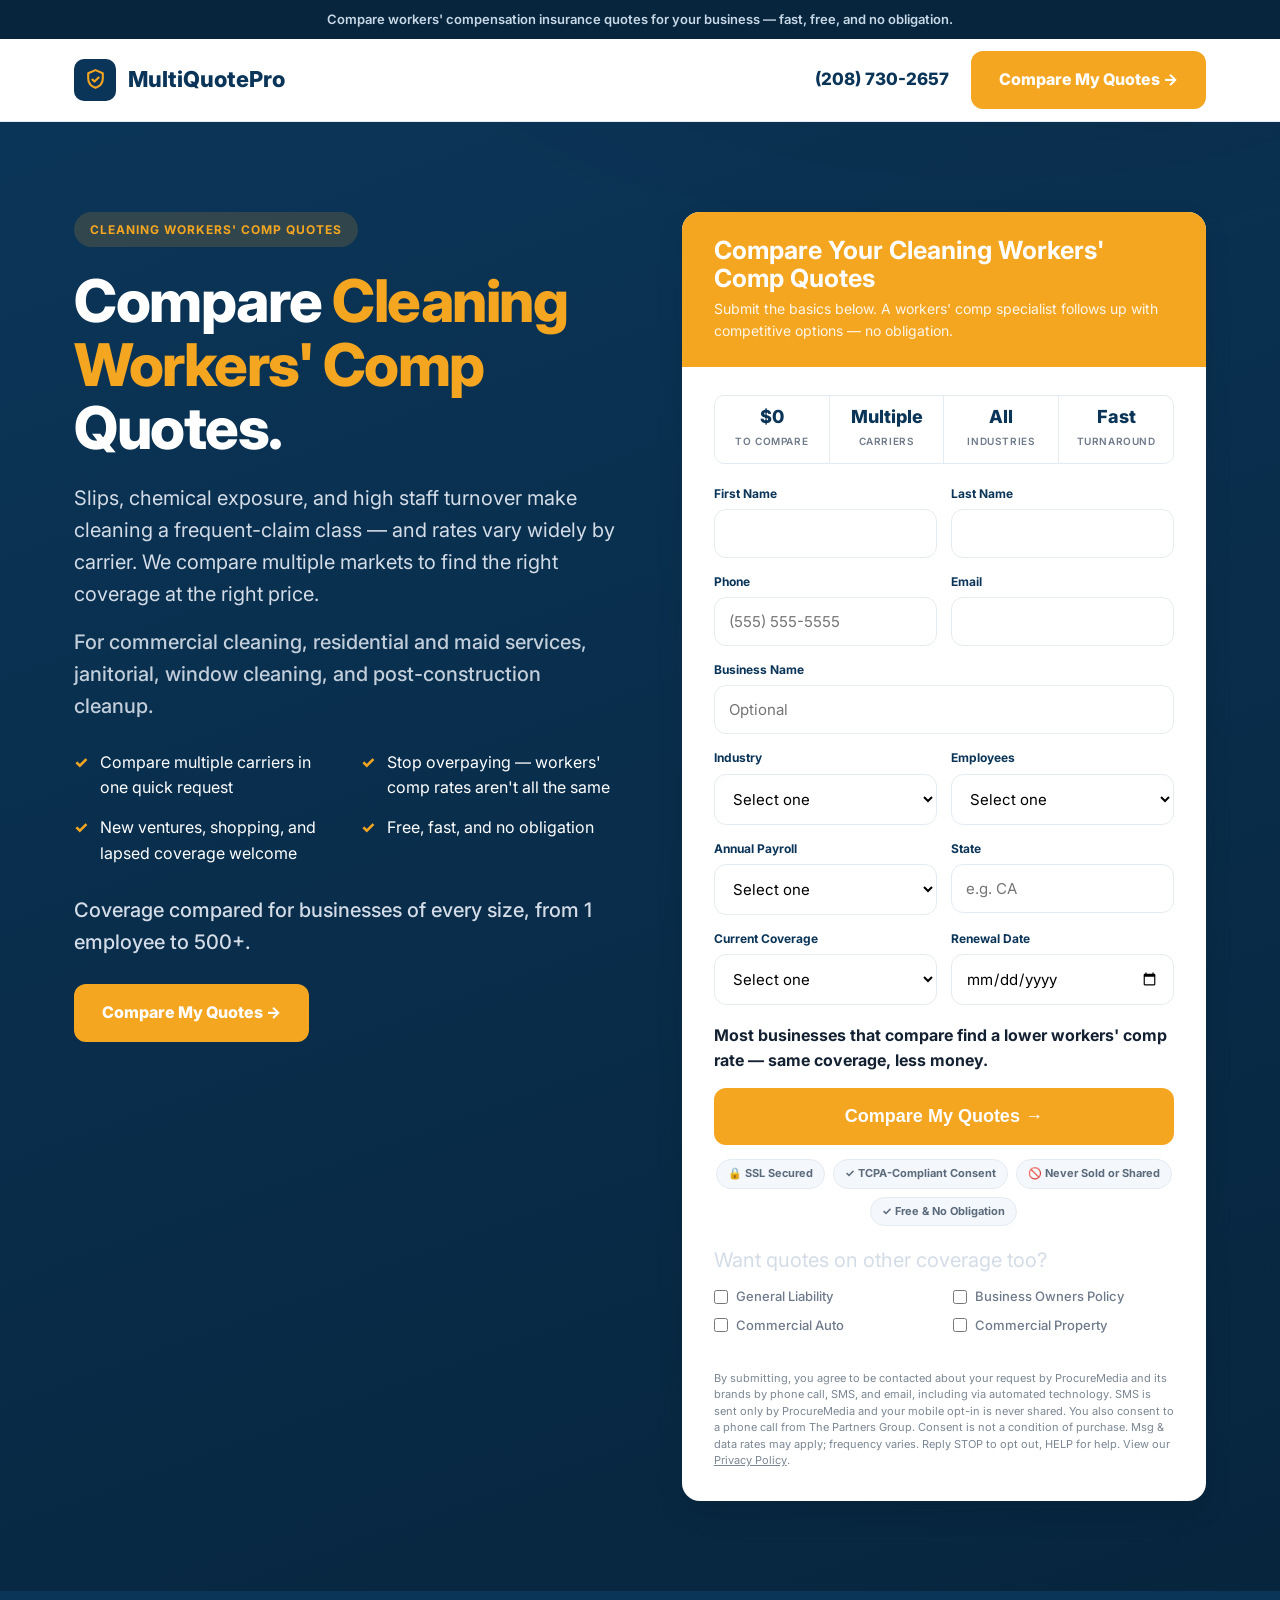
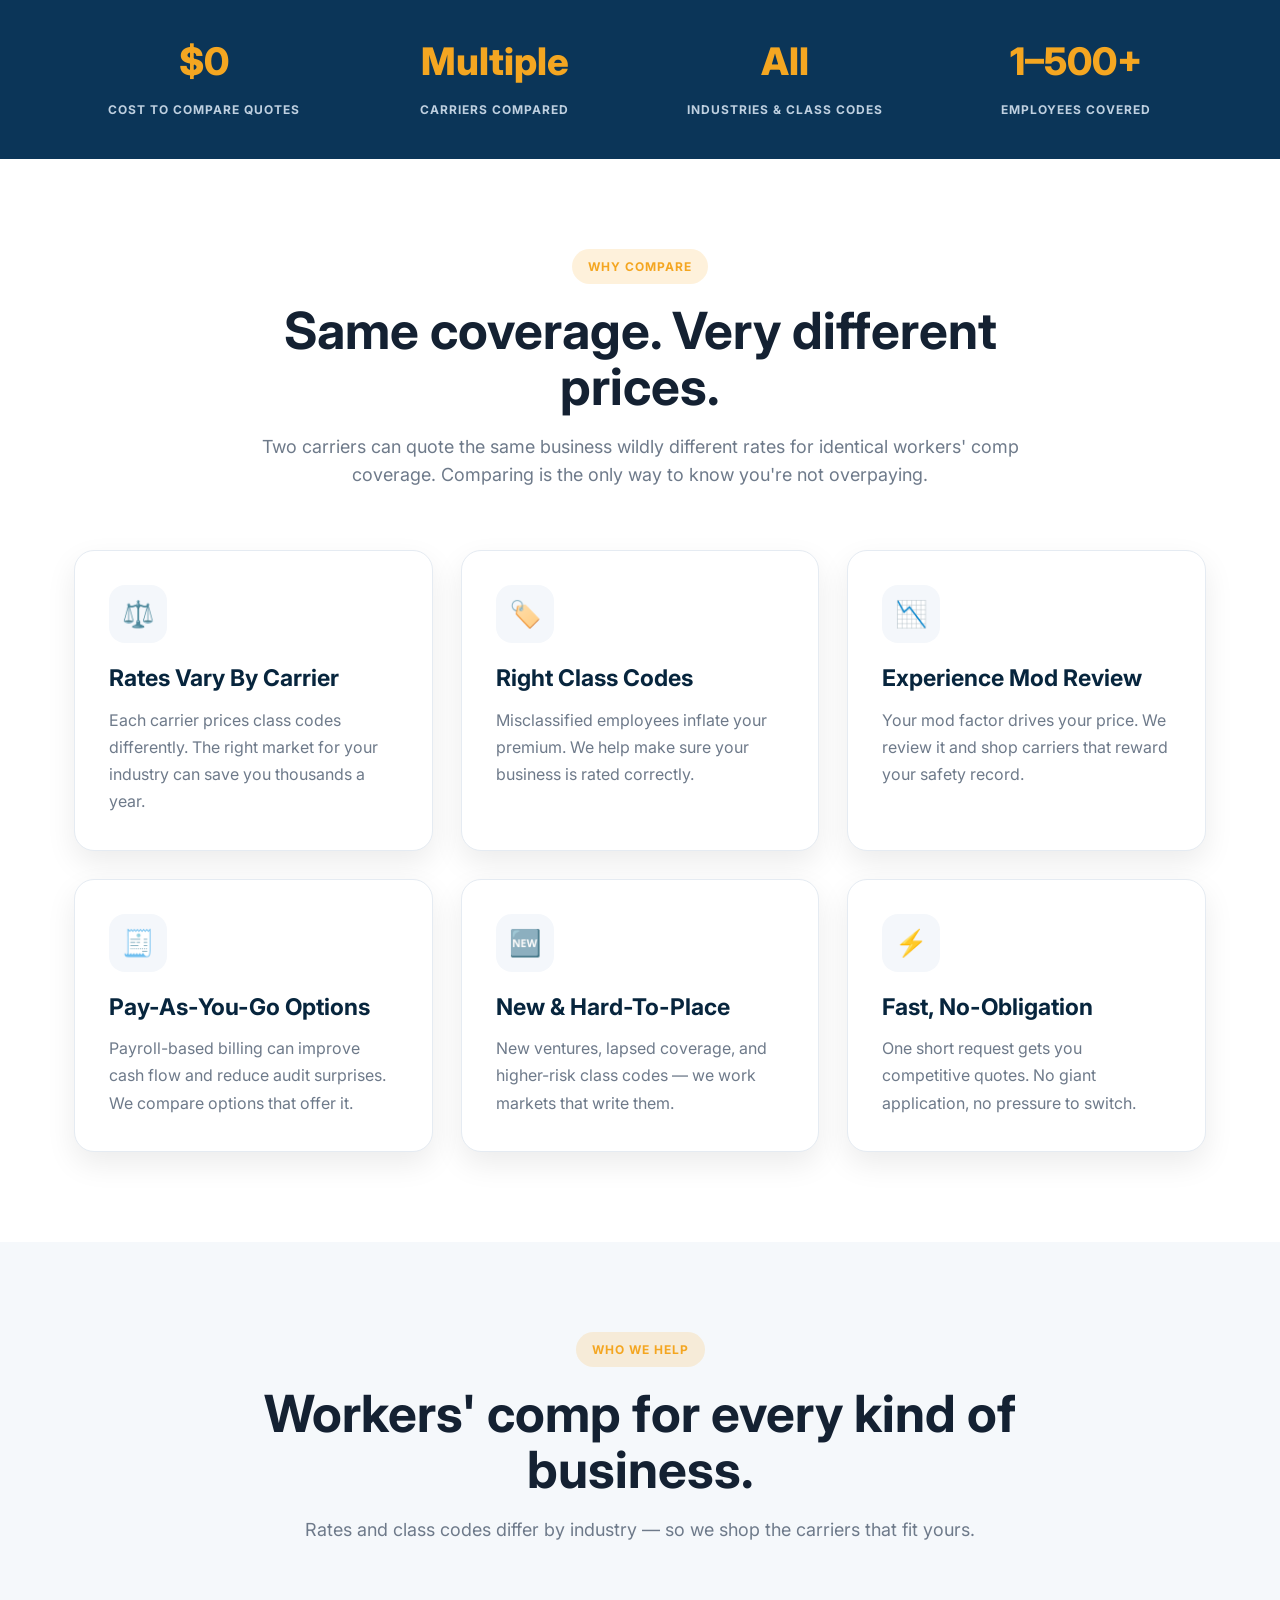
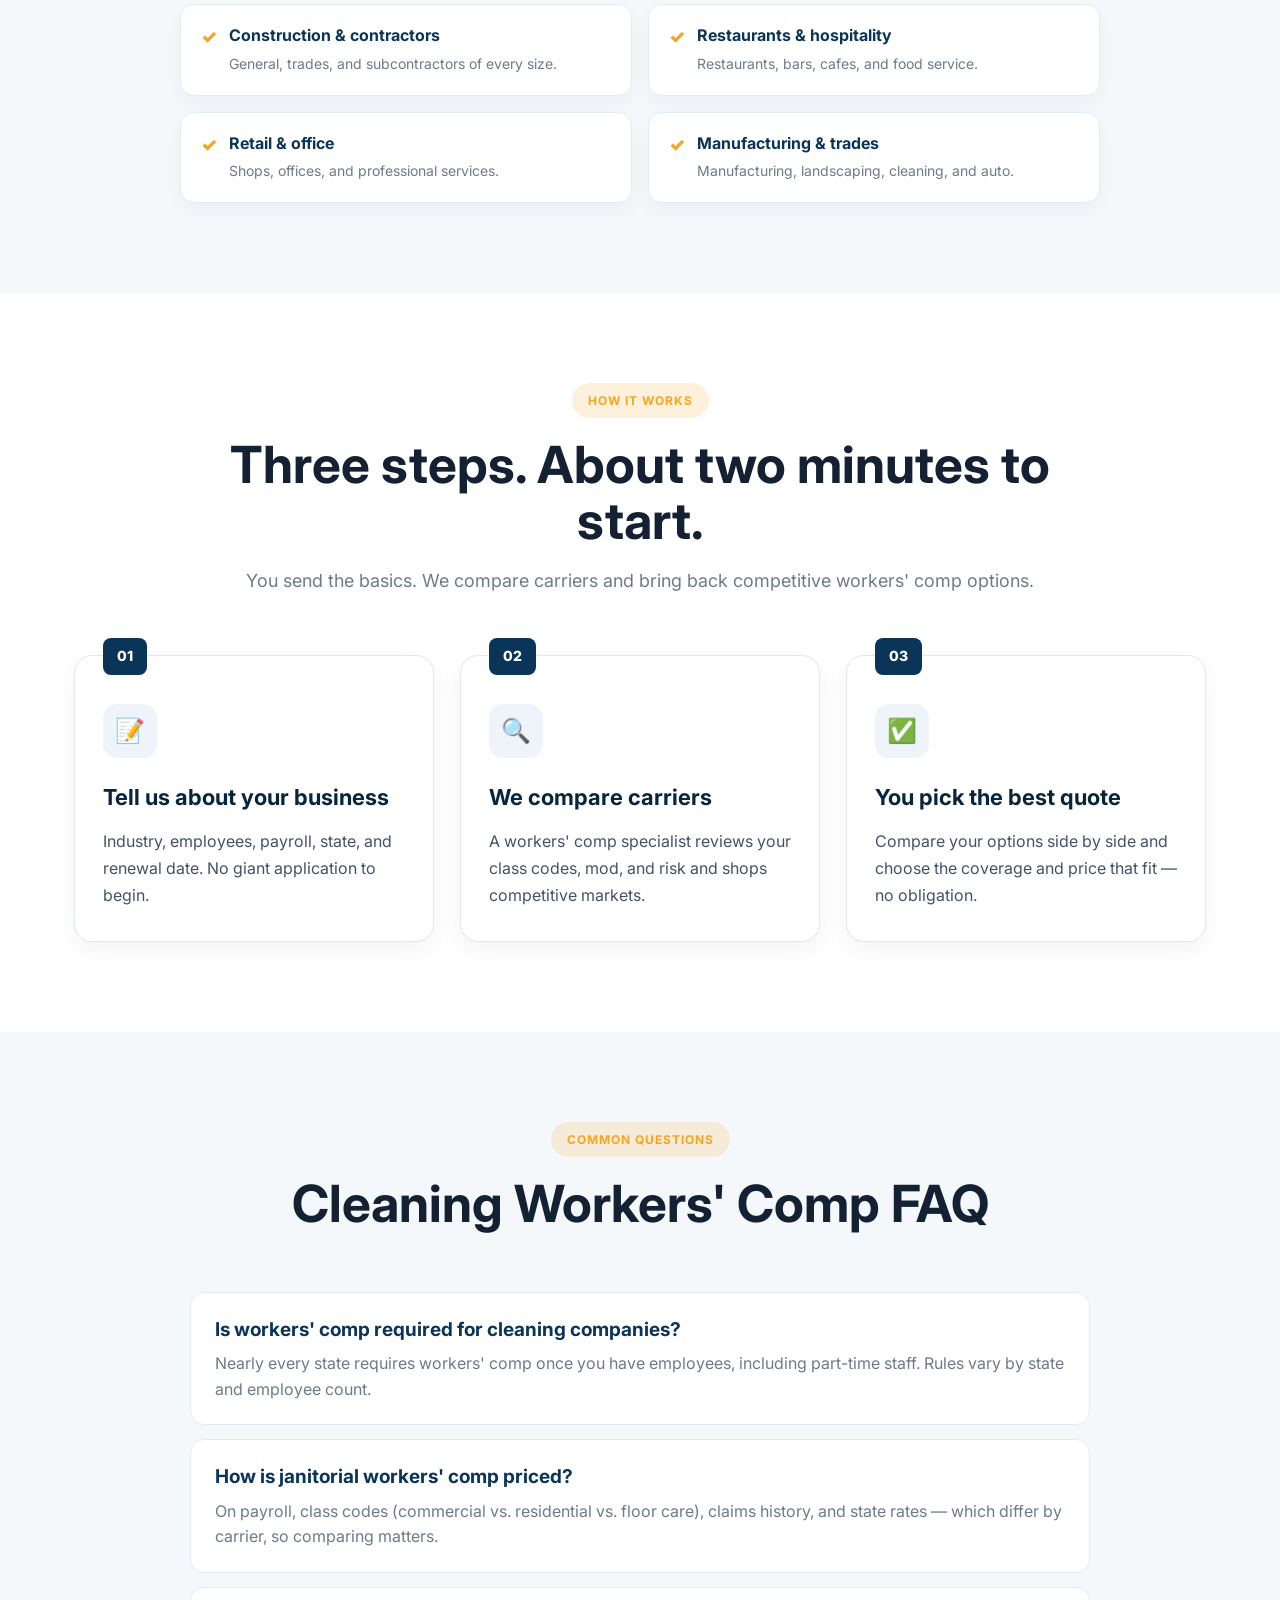
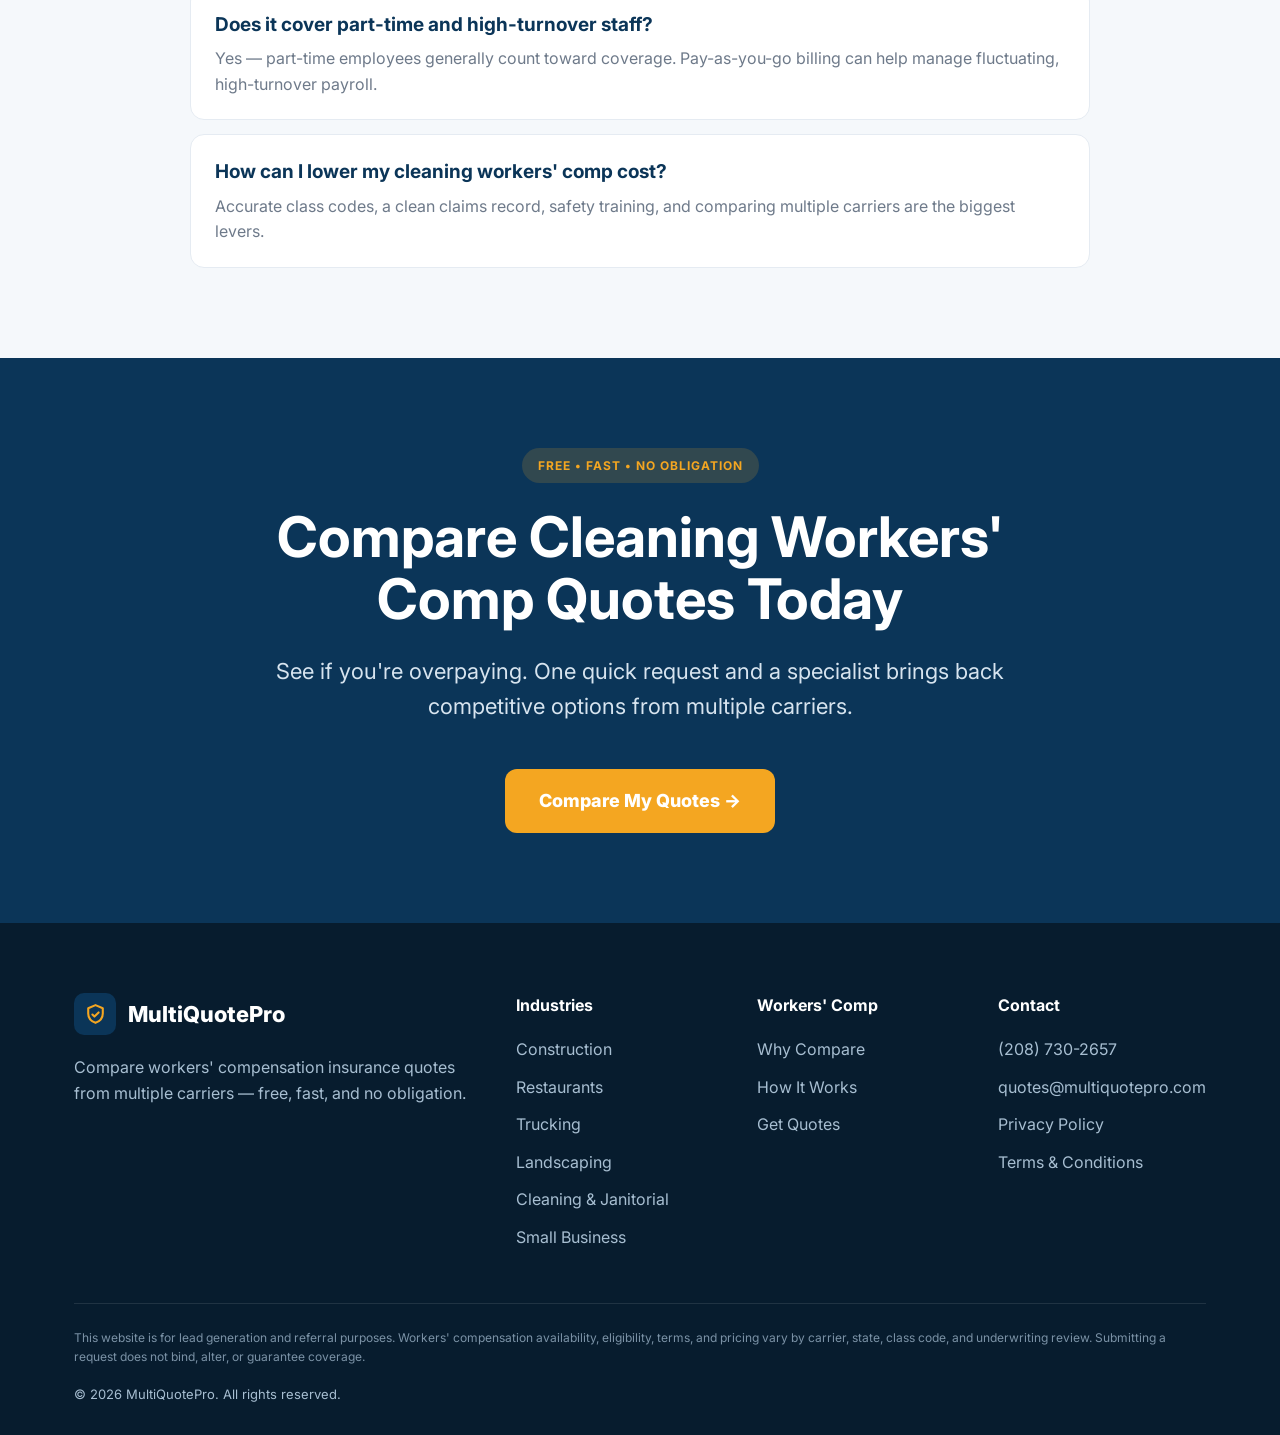
<file: cleaning-workers-comp.html>
<!DOCTYPE html>
<html lang="en">
<head>
<meta charset="UTF-8" />
<meta name="viewport" content="width=device-width, initial-scale=1.0" />
<title>Cleaning &amp; Janitorial Workers' Comp Insurance | MultiQuotePro</title>
<meta name="description" content="Compare cleaning and janitorial workers' compensation insurance quotes from multiple carriers. Coverage for commercial cleaning, maid services, and janitorial companies. Free, fast, no obligation." />
<meta property="og:type" content="website" />
<meta property="og:site_name" content="MultiQuotePro" />
<meta property="og:title" content="Cleaning &amp; Janitorial Workers' Comp Insurance | MultiQuotePro" />
<meta property="og:description" content="Compare cleaning and janitorial workers' compensation insurance quotes from multiple carriers. Coverage for commercial cleaning, maid services, and janitorial companies. Free, fast, no obligation." />
<meta property="og:url" content="https://multiquotepro.com/cleaning-workers-comp.html" />
<meta property="og:image" content="https://multiquotepro.com/og.png" />
<meta name="twitter:card" content="summary_large_image" />
<link rel="canonical" href="https://multiquotepro.com/cleaning-workers-comp.html" />
<meta name="robots" content="index, follow" />
<link rel="icon" type="image/svg+xml" href="/favicon.svg" />
<link rel="preconnect" href="https://fonts.googleapis.com">
<link rel="preconnect" href="https://fonts.gstatic.com" crossorigin>
<link href="https://fonts.googleapis.com/css2?family=Inter:wght@400;500;600;700;800&display=swap" rel="stylesheet">

<!-- Google tag (gtag.js) — GA4 + Google Ads (standard across all pages) -->
<script async src="https://www.googletagmanager.com/gtag/js?id=G-M279DR51PG"></script>
<script>
  window.dataLayer = window.dataLayer || [];
  function gtag(){dataLayer.push(arguments);}
  gtag('js', new Date());
  gtag('config', 'G-M279DR51PG');
  gtag('config', 'AW-17934471659');
</script>
<!-- Procure click-source capture: stores gclid/UTM on landing, attaches to the form -->
<script>
(function(){
  try{
    var qs = new URLSearchParams(window.location.search);
    var keys = ['gclid','gbraid','wbraid','utm_source','utm_medium','utm_campaign','utm_term','utm_content'];
    var store = {};
    try{ var c=(document.cookie.match(/(?:^|; )pm_attr=([^;]*)/)||[])[1]; if(c) store=JSON.parse(decodeURIComponent(c))||{}; }catch(e){ store={}; }
    var got=false;
    keys.forEach(function(k){ var v=qs.get(k); if(v){ store[k]=v; got=true; } });
    if(got || !store.landing){
      if(!store.landing) store.landing=window.location.pathname;
      if(!store.referrer) store.referrer=document.referrer||'';
      document.cookie='pm_attr='+encodeURIComponent(JSON.stringify(store))+'; path=/; max-age=7776000; SameSite=Lax';
    }
    function fill(){
      var f=document.querySelector('form'); if(!f) return;
      Object.keys(store).forEach(function(k){
        if(store[k] && !f.querySelector('[name="'+k+'"]')){
          var i=document.createElement('input'); i.type='hidden'; i.name=k; i.value=store[k]; f.appendChild(i);
        }
      });
    }
    if(document.readyState!=='loading') fill(); else document.addEventListener('DOMContentLoaded', fill);
  }catch(e){}
})();
</script>
<style>
:root{
  --navy:#0B3558;--navy-dark:#07253D;--gold:#F4A621;--gold-dark:#D88D13;
  --accent:#F4A621;--accent-dark:#D88D13;
  --light:#F7F9FC;--text:#142132;--muted:#6E7A8A;--line:#E5EBF2;
  --radius:18px;--shadow:0 12px 30px rgba(0,0,0,.08);--container:1180px;
}
*{margin:0;padding:0;box-sizing:border-box;}
html{scroll-behavior:smooth;}
body{font-family:'Inter',sans-serif;color:var(--text);background:#fff;line-height:1.6;}
.container{width:100%;max-width:var(--container);margin:auto;padding:0 24px;}
a{text-decoration:none;}
img{max-width:100%;}
.top-bar{background:var(--navy-dark);color:#C7D8E7;text-align:center;font-size:13px;font-weight:600;padding:9px 16px;}
.nav{position:sticky;top:0;z-index:999;background:rgba(255,255,255,.96);backdrop-filter:blur(10px);border-bottom:1px solid var(--line);}
.nav-inner{height:82px;display:flex;align-items:center;justify-content:space-between;}
.logo{display:flex;align-items:center;gap:12px;font-weight:800;color:var(--navy);font-size:22px;}
.logo-box{width:42px;height:42px;border-radius:10px;background:var(--navy);display:flex;align-items:center;justify-content:center;color:var(--gold);}
.logo-box svg{width:25px;height:25px;}
.nav-right{display:flex;align-items:center;gap:22px;}
.nav-phone{font-weight:800;color:var(--navy);font-size:17px;white-space:nowrap;}
.btn{display:inline-flex;align-items:center;justify-content:center;gap:10px;padding:16px 28px;border-radius:12px;font-weight:800;transition:.2s ease;cursor:pointer;border:none;}
.btn-primary{background:var(--accent);color:#fff;}
.btn-primary:hover{background:var(--accent-dark);transform:translateY(-2px);}
.hero{background:radial-gradient(1100px 480px at 78% -10%, rgba(0,0,0,.10), transparent 60%), linear-gradient(160deg,var(--navy) 0%, var(--navy-dark) 100%);color:#fff;padding:90px 0;}
.hero--photo .hero-title,.hero--photo .hero p,.hero--photo .hero-points div,.hero--photo .trust-line,.hero--photo .mini-proof{text-shadow:0 1px 16px rgba(3,12,24,.55);}
.hero-grid{display:grid;grid-template-columns:1fr .95fr;gap:56px;align-items:start;}
.eyebrow{display:inline-block;background:rgba(244,166,33,.16);color:var(--gold);padding:8px 16px;border-radius:999px;font-size:12px;font-weight:700;letter-spacing:1px;text-transform:uppercase;}
.hero-title{font-size:clamp(38px,4.6vw,60px);line-height:1.08;font-weight:800;letter-spacing:-1.5px;margin:22px 0;max-width:720px;}
.highlight{color:var(--gold);}
.hero p{font-size:20px;color:#D3DCE7;max-width:700px;}
.mini-proof{margin-top:16px;font-size:13px;line-height:1.6;color:#C7D8E7;font-weight:500;opacity:.92;}
.hero-points{margin:28px 0;display:grid;grid-template-columns:repeat(2,minmax(0,1fr));gap:14px 22px;max-width:640px;}
.hero-points div{display:flex;align-items:flex-start;gap:12px;color:#fff;font-size:16px;}
.hero-points span{color:var(--gold);font-weight:800;}
.hero-ba{background:rgba(255,255,255,.05);border:1px solid rgba(255,255,255,.13);border-radius:16px;padding:12px;margin-bottom:28px;max-width:560px;}
.hero-ba-head{display:flex;flex-direction:column;gap:2px;margin:2px 4px 11px;}
.hero-ba-title{display:flex;align-items:center;gap:9px;color:#fff;font-weight:800;font-size:16px;letter-spacing:-.2px;}
.hero-ba-title b{color:var(--gold);font-size:18px;line-height:1;}
.hero-ba-sub{color:#AEBED0;font-size:12.5px;}
.hero-ba-imgs{display:grid;grid-template-columns:1fr 1fr;gap:8px;}
.hero-ba-fig{position:relative;border-radius:10px;overflow:hidden;margin:0;}
.hero-ba-fig img{display:block;width:100%;height:auto;aspect-ratio:4/3;object-fit:cover;}
.hero-ba-tag{position:absolute;top:8px;left:8px;font-size:10px;font-weight:800;text-transform:uppercase;letter-spacing:.04em;color:#fff;padding:4px 9px;border-radius:999px;box-shadow:0 3px 8px rgba(0,0,0,.3);}
.trust-line{margin:8px 0 26px;font-size:14px;color:#C7D8E7;font-weight:500;}
.form-card{background:#fff;border-radius:var(--radius);box-shadow:var(--shadow);color:var(--text);overflow:hidden;}
.form-head{background:var(--accent);color:#fff;padding:24px 32px;}
.form-head h3{font-size:25px;line-height:1.12;margin-bottom:6px;color:#fff;}
.form-head p{color:rgba(255,255,255,.9);font-size:14px;}
.form-body{padding:28px 32px 32px;}
.form-stats{display:flex;border:1px solid var(--line);border-radius:10px;overflow:hidden;margin-bottom:20px;}
.form-stat{flex:1;text-align:center;padding:10px 8px;border-right:1px solid var(--line);}
.form-stat:last-child{border-right:none;}
.form-stat strong{display:block;font-size:18px;font-weight:800;color:var(--navy);line-height:1.2;}
.form-stat span{font-size:10px;text-transform:uppercase;letter-spacing:.6px;color:var(--muted);font-weight:600;}
.form-stat--hl{background:rgba(225,29,42,.05);}
.form-stat--hl strong{color:var(--accent);font-size:21px;}
.form-stat--strike strong{color:#9aa6b2;text-decoration:line-through;text-decoration-color:#c2ccd6;}
.stats-kicker{font-size:11px;font-weight:800;text-transform:uppercase;letter-spacing:1.5px;color:var(--accent);text-align:center;margin-bottom:8px;}
.form-grid{display:grid;grid-template-columns:1fr 1fr;gap:14px;}
.form-grid .full{grid-column:1/-1;}
.field-label{display:block;font-size:12px;font-weight:700;color:var(--navy);margin-bottom:6px;}
.submit-btn{width:100%;display:flex;justify-content:center;margin-top:6px;padding:18px 24px;font-size:18px;}
input,select,textarea{width:100%;padding:14px;border-radius:12px;border:1px solid var(--line);font-size:15px;font-family:inherit;background:#fff;}
textarea{min-height:84px;resize:vertical;}
input:focus,select:focus,textarea:focus{outline:none;border-color:var(--navy);}
.secondary-label{font-size:13px;color:var(--muted);margin:18px 0 10px;}
.secondary-services-grid{display:grid;grid-template-columns:1fr 1fr;gap:8px 18px;margin-bottom:18px;}
.secondary-services-grid label{display:flex;align-items:center;gap:8px;font-size:13px;font-weight:500;color:var(--muted);cursor:pointer;}
.secondary-services-grid input{width:14px;height:14px;margin:0;}
.privacy-note{display:block;margin-top:10px;font-size:12px;color:#8A97A5;text-align:center;}
.tcpa{display:block;width:100%;margin-top:16px;font-size:11px;line-height:1.5;color:#7B8794;text-align:left;}
.tcpa a{color:#7B8794;text-decoration:underline;}
.stats{background:var(--navy);padding:40px 0;}
.stats-grid{display:grid;grid-template-columns:repeat(4,1fr);gap:30px;text-align:center;}
.stat h2{color:#fff;font-size:38px;font-weight:800;}
.stat h2 span{color:var(--gold);}
.stat p{color:#BFD0E0;text-transform:uppercase;letter-spacing:1px;font-size:12px;font-weight:700;margin-top:8px;}
.section{padding:90px 0;}
.how-section{background:#f5f8fb;}
.section-head{text-align:center;max-width:820px;margin:auto auto 60px;}
.section-head h2{font-size:clamp(32px,4vw,52px);line-height:1.1;margin:18px 0;}
.section-head p{color:var(--muted);font-size:18px;}
.review-grid{display:grid;grid-template-columns:repeat(3,1fr);gap:28px;}
.review-card{background:#fff;border:1px solid var(--line);border-radius:20px;padding:34px;box-shadow:var(--shadow);transition:.2s ease;}
.review-card:hover{transform:translateY(-4px);}
.review-icon{width:58px;height:58px;border-radius:16px;background:#F4F7FB;display:flex;align-items:center;justify-content:center;font-size:26px;margin-bottom:22px;}
.review-card h3{font-size:23px;line-height:1.2;margin-bottom:14px;color:var(--navy-dark);}
.review-card p{color:var(--muted);line-height:1.7;font-size:16px;}
.seg-grid{display:grid;grid-template-columns:1fr 1fr;gap:16px;max-width:920px;margin:0 auto;}
.seg-item{background:#fff;border:1px solid var(--line);border-radius:14px;padding:18px 20px;display:flex;gap:12px;align-items:flex-start;box-shadow:0 8px 18px rgba(16,32,51,.04);}
.seg-item .check{color:var(--gold);font-weight:900;font-size:18px;}
.seg-item strong{display:block;color:var(--navy);margin-bottom:2px;}
.seg-item span{color:var(--muted);font-size:14px;}
.how-grid{display:grid;grid-template-columns:repeat(3,1fr);gap:26px;margin-top:40px;}
.how-card{position:relative;background:#fff;border:1px solid #dfe7f0;border-radius:18px;padding:48px 28px 32px;box-shadow:0 8px 24px rgba(0,0,0,.05);}
.step-badge{position:absolute;top:-18px;left:28px;background:var(--navy);color:#fff;font-weight:800;padding:7px 14px;border-radius:8px;font-size:14px;}
.how-icon{width:54px;height:54px;border-radius:14px;background:#eef4fa;display:flex;align-items:center;justify-content:center;font-size:24px;margin-bottom:22px;}
.how-card h3{font-size:22px;margin-bottom:12px;color:var(--navy-dark);}
.how-card p{color:#435269;font-size:16px;line-height:1.7;}
.faq{max-width:900px;margin:0 auto;display:grid;gap:14px;}
.faq-item{border:1px solid var(--line);border-radius:14px;padding:22px 24px;background:#fff;}
.faq-item h3{color:var(--navy);margin-bottom:6px;font-size:19px;}
.faq-item p{color:var(--muted);}
.final-cta{background:var(--navy);padding:90px 20px;text-align:center;}
.cta-box{max-width:820px;margin:0 auto;}
.final-cta h2{color:#fff;font-size:clamp(34px,4.4vw,56px);line-height:1.1;margin:24px 0;}
.final-cta p{color:#d7e4ef;font-size:22px;line-height:1.6;margin-bottom:34px;}
.final-cta .btn{padding:18px 34px;font-size:18px;margin-top:10px;}
footer{background:#071C2E;color:#A7BED1;padding:70px 0 30px;}
.footer-grid{display:grid;grid-template-columns:2fr 1fr 1fr 1fr;gap:40px;margin-bottom:40px;}
footer h4{color:#fff;margin-bottom:18px;}
footer a{color:#A7BED1;display:block;margin-bottom:12px;}
.footer-disclaimer{border-top:1px solid rgba(255,255,255,.1);padding-top:24px;font-size:12px;line-height:1.6;color:#7B92A6;margin-bottom:18px;}
.footer-bottom{font-size:13px;}
.article{max-width:820px;margin:0 auto;padding:70px 0;}
.article h1{font-size:clamp(30px,4vw,46px);color:var(--navy);line-height:1.12;margin-bottom:18px;}
.article .lede{font-size:19px;color:var(--muted);margin-bottom:30px;}
.article h2{color:var(--navy);font-size:26px;margin:34px 0 12px;}
.article p{color:#39485B;font-size:17px;margin-bottom:16px;}
.article .back{display:inline-block;margin-top:30px;font-weight:700;color:var(--accent);}
.legal{max-width:820px;margin:0 auto;padding:70px 0;}
.legal h1{font-size:38px;color:var(--navy);margin-bottom:10px;}
.legal h2{color:var(--navy);font-size:22px;margin:28px 0 10px;}
.legal p{color:#39485B;margin-bottom:14px;}
.thanks{max-width:680px;margin:0 auto;padding:110px 24px;text-align:center;}
.thanks .badge{width:84px;height:84px;border-radius:50%;background:rgba(244,166,33,.15);color:var(--accent);display:flex;align-items:center;justify-content:center;font-size:40px;margin:0 auto 26px;}
.thanks h1{font-size:40px;color:var(--navy);margin-bottom:16px;}
.thanks p{font-size:19px;color:var(--muted);margin-bottom:14px;}
@media(max-width:980px){
.hero-grid,.review-grid,.how-grid,.footer-grid,.stats-grid,.seg-grid,.ba-grid{grid-template-columns:1fr;}
.form-grid{grid-template-columns:1fr;}
.hero-points{grid-template-columns:1fr;}
.form-stats{flex-wrap:wrap;}
.form-stat{flex:1 1 45%;}
}
@media(max-width:640px){.nav-phone{display:none;}}
.results{background:#fff;}
.ba-grid{display:grid;grid-template-columns:1fr 1fr;gap:24px;max-width:1040px;margin:0 auto;}
.ba-card{position:relative;border-radius:18px;overflow:hidden;box-shadow:var(--shadow);border:1px solid var(--line);background:#fff;}
.ba-card img{display:block;width:100%;height:auto;aspect-ratio:4/3;object-fit:cover;}
.ba-tag{position:absolute;top:14px;left:14px;font-size:13px;font-weight:800;letter-spacing:.04em;text-transform:uppercase;color:#fff;padding:7px 14px;border-radius:999px;box-shadow:0 4px 12px rgba(0,0,0,.28);}
.ba-before{background:#6b7280;}
.ba-after{background:var(--gold);color:var(--navy);}
.ba-cap{padding:16px 18px;color:var(--muted);font-size:15px;text-align:center;}
.ba-video{max-width:1040px;margin:38px auto 0;border-radius:18px;overflow:hidden;box-shadow:var(--shadow);background:#000;}
.ba-video video{display:block;width:100%;height:auto;aspect-ratio:16/9;background:#000;}
.ba-vcap{text-align:center;color:var(--muted);font-size:15px;margin-top:16px;}
.trust-strip{display:flex;flex-wrap:wrap;gap:8px;justify-content:center;margin-top:14px;}
.tbadge{display:inline-flex;align-items:center;gap:6px;font-size:11px;font-weight:700;color:#5B6B7C;background:#F4F7FB;border:1px solid #E5EBF2;border-radius:999px;padding:5px 11px;white-space:nowrap;}
.carriers{padding:44px 0;background:#fff;border-top:1px solid var(--line);border-bottom:1px solid var(--line);}
.carriers-label{text-align:center;font-size:11px;font-weight:700;letter-spacing:1.4px;text-transform:uppercase;color:var(--muted);margin-bottom:28px;}
.carriers-grid{display:flex;flex-wrap:wrap;align-items:center;justify-content:center;gap:24px 48px;}
.carriers-grid img{height:44px;width:auto;opacity:.72;filter:grayscale(25%);transition:.25s ease;}
.carriers-grid img:hover{opacity:1;filter:grayscale(0%);}
@media(max-width:640px){.carriers-grid img{height:32px;}.carriers-grid{gap:18px 28px;}}
.blog-grid{display:grid;grid-template-columns:repeat(3,1fr);gap:24px;margin-top:20px;}
.blog-card{background:#fff;border:1px solid var(--line);border-radius:16px;padding:28px;box-shadow:0 8px 20px rgba(0,0,0,.05);display:flex;flex-direction:column;gap:10px;}
.blog-card-tag{display:inline-block;font-size:10px;font-weight:700;letter-spacing:1.2px;text-transform:uppercase;color:var(--accent);background:rgba(0,0,0,.06);padding:4px 10px;border-radius:999px;}
.blog-card h2{font-size:19px;color:var(--navy);line-height:1.25;margin:0;}
.blog-card p{color:var(--muted);font-size:14px;flex:1;}
.blog-card-date{font-size:12px;color:var(--muted);font-weight:500;}
.blog-card .read-more{font-size:14px;font-weight:700;color:var(--accent);}
.article-meta{display:flex;align-items:center;gap:12px;flex-wrap:wrap;margin-bottom:16px;}
.article-breadcrumb{font-size:13px;color:var(--muted);margin-bottom:24px;}
.article-cta-box{margin-top:44px;padding:32px;background:var(--light);border-radius:16px;border:1px solid var(--line);}
.article-cta-box h3{color:var(--navy);font-size:22px;margin-bottom:8px;}
.article-cta-box p{color:var(--muted);margin-bottom:20px;}
@media(max-width:980px){.blog-grid{grid-template-columns:1fr;}}
.ms-progress{display:flex;align-items:center;margin-bottom:22px;}
.ms-dot{width:30px;height:30px;border-radius:50%;background:var(--line);color:var(--muted);display:flex;align-items:center;justify-content:center;font-size:11px;font-weight:800;flex-shrink:0;transition:.2s;}
.ms-dot.ms-active{background:var(--accent);color:#fff;}
.ms-dot.ms-done{background:var(--navy);color:#fff;}
.ms-line{flex:1;height:2px;background:var(--line);transition:.2s;}
.ms-line.ms-done{background:var(--navy);}
.ms-panel{display:none;}
.ms-panel.ms-active{display:block;}
.ms-q{font-size:20px;font-weight:800;color:#142132;line-height:1.3;margin-bottom:6px;}
.ms-sub{font-size:14px;color:#4A5568;margin-bottom:4px;}
.ms-opts{display:grid;grid-template-columns:1fr 1fr;gap:10px;margin:14px 0 8px;}
.ms-opt{padding:13px 14px;border:2px solid var(--line);border-radius:12px;font-size:14px;font-weight:600;color:var(--navy);cursor:pointer;text-align:left;background:#fff;transition:.15s;line-height:1.3;width:100%;}
.ms-opt:hover,.ms-opt.ms-sel{border-color:var(--accent);background:rgba(244,166,33,.08);}
.ms-back-btn{background:none;border:none;font-size:13px;color:var(--muted);font-weight:600;cursor:pointer;padding:0;margin-top:12px;display:inline-block;}
.ms-back-btn:hover{color:var(--navy);}
@media(max-width:500px){.ms-opts{grid-template-columns:1fr;}}
</style>
<script type="application/ld+json">{"@context":"https://schema.org","@type":"Organization","name":"MultiQuotePro","url":"https://multiquotepro.com/","telephone":"(208) 730-2657","areaServed":"US","logo":"https://multiquotepro.com/og.png"}</script>
<script type="application/ld+json">{"@context":"https://schema.org","@type":"Service","name":"Cleaning & Janitorial Workers' Comp Insurance | MultiQuotePro","serviceType":"workers' comp","areaServed":"US","provider":{"@type":"Organization","name":"MultiQuotePro","telephone":"(208) 730-2657","url":"https://multiquotepro.com/"},"description":"Compare cleaning and janitorial workers' compensation insurance quotes from multiple carriers. Coverage for commercial cleaning, maid services, and janitorial companies. Free, fast, no obligation.","url":"https://multiquotepro.com/cleaning-workers-comp.html"}</script>
<script type="application/ld+json">{"@context":"https://schema.org","@type":"FAQPage","mainEntity":[{"@type":"Question","name":"Is workers' comp required for cleaning companies?","acceptedAnswer":{"@type":"Answer","text":"Nearly every state requires workers' comp once you have employees, including part-time staff. Rules vary by state and employee count."}},{"@type":"Question","name":"How is janitorial workers' comp priced?","acceptedAnswer":{"@type":"Answer","text":"On payroll, class codes (commercial vs. residential vs. floor care), claims history, and state rates — which differ by carrier, so comparing matters."}},{"@type":"Question","name":"Does it cover part-time and high-turnover staff?","acceptedAnswer":{"@type":"Answer","text":"Yes — part-time employees generally count toward coverage. Pay-as-you-go billing can help manage fluctuating, high-turnover payroll."}},{"@type":"Question","name":"How can I lower my cleaning workers' comp cost?","acceptedAnswer":{"@type":"Answer","text":"Accurate class codes, a clean claims record, safety training, and comparing multiple carriers are the biggest levers."}}]}</script>
</head>
<body>
<div class="top-bar">Compare workers' compensation insurance quotes for your business — fast, free, and no obligation.</div>

<header class="nav">
<div class="container nav-inner">
<a href="/" class="logo">
<div class="logo-box"><svg viewBox="0 0 24 24" fill="none" stroke="currentColor" stroke-width="2" stroke-linecap="round" stroke-linejoin="round"><path d="M12 3l7 3v5c0 4.5-3 7.5-7 9-4-1.5-7-4.5-7-9V6z"/><path d="M9 12l2 2 4-4"/></svg></div>
MultiQuotePro
</a>
<div class="nav-right">
<a href="tel:12087302657" class="nav-phone">(208) 730-2657</a>
<a href="#form" class="btn btn-primary">Compare My Quotes →</a>
</div>
</div>
</header>

<section class="hero">
<div class="container hero-grid">
<div>

<div class="eyebrow">Cleaning Workers' Comp Quotes</div>
<h1 class="hero-title">Compare <span class="highlight">Cleaning Workers' Comp</span> Quotes.</h1>
<p>Slips, chemical exposure, and high staff turnover make cleaning a frequent-claim class — and rates vary widely by carrier. We compare multiple markets to find the right coverage at the right price.</p>
<p class="mini-proof">For commercial cleaning, residential and maid services, janitorial, window cleaning, and post-construction cleanup.</p>
<div class="hero-points">
<div><span>✓</span> Compare multiple carriers in one quick request</div>
<div><span>✓</span> Stop overpaying — workers' comp rates aren't all the same</div>
<div><span>✓</span> New ventures, shopping, and lapsed coverage welcome</div>
<div><span>✓</span> Free, fast, and no obligation</div>
</div>
<p class="trust-line">Coverage compared for businesses of every size, from 1 employee to 500+.</p>
<a href="#form" class="btn btn-primary">Compare My Quotes →</a>
</div>

<div class="form-card" id="form">
<div class="form-head">
<h3>Compare Your Cleaning Workers' Comp Quotes</h3>
<p>Submit the basics below. A workers' comp specialist follows up with competitive options — no obligation.</p>
</div>
<div class="form-body">

<div class="form-stats">
  <div class="form-stat"><strong>$0</strong><span>To Compare</span></div>
  <div class="form-stat"><strong>Multiple</strong><span>Carriers</span></div>
  <div class="form-stat"><strong>All</strong><span>Industries</span></div>
  <div class="form-stat"><strong>Fast</strong><span>Turnaround</span></div>
</div>
<form action="https://procure-lead-engine.dan-fda.workers.dev/submit" method="POST">
  <input type="hidden" name="lead_source" value="multiquotepro.com/cleaning-workers-comp" />
  <input type="text" name="_gotcha" style="display:none !important" tabindex="-1" autocomplete="off" aria-hidden="true" />
  <input type="hidden" name="site" value="multiquotepro.com" />
  <input type="hidden" name="vertical" value="Workers Compensation Insurance" />
  <input type="hidden" name="_redirect" value="https://multiquotepro.com/thank-you.html" />
<div class="form-grid">
<div class="">
<label class="field-label" for="first_name">First Name</label>
<input id="first_name" type="text" name="first_name" autocomplete="given-name" required>
</div>
<div class="">
<label class="field-label" for="last_name">Last Name</label>
<input id="last_name" type="text" name="last_name" autocomplete="family-name" required>
</div>
<div class="">
<label class="field-label" for="phone">Phone</label>
<input id="phone" type="tel" name="phone" placeholder="(555) 555-5555" autocomplete="tel" inputmode="tel" pattern="[\d\s\-\(\)\.]{10,20}" required>
</div>
<div class="">
<label class="field-label" for="email">Email</label>
<input id="email" type="email" name="email" autocomplete="email" required>
</div>
<div class="full">
<label class="field-label" for="company">Business Name</label>
<input id="company" type="text" name="company" placeholder="Optional" autocomplete="organization">
</div>
<div class="">
<label class="field-label" for="industry">Industry</label>
<select id="industry" name="industry" required>
<option value="">Select one</option>
<option>Construction / Contractors</option>
<option>Restaurant / Hospitality</option>
<option>Retail</option>
<option>Manufacturing</option>
<option>Landscaping</option>
<option>Healthcare / Home Health</option>
<option>Trucking / Transportation</option>
<option>Cleaning / Janitorial</option>
<option>Auto Services</option>
<option>Office / Professional</option>
<option>Other</option>
</select>
</div>
<div class="">
<label class="field-label" for="employees">Employees</label>
<select id="employees" name="employees" required>
<option value="">Select one</option>
<option>1-5</option>
<option>6-10</option>
<option>11-25</option>
<option>26-50</option>
<option>51-100</option>
<option>100+</option>
</select>
</div>
<div class="">
<label class="field-label" for="annual_payroll">Annual Payroll</label>
<select id="annual_payroll" name="annual_payroll">
<option value="">Select one</option>
<option>Under $250k</option>
<option>$250k–$500k</option>
<option>$500k–$1M</option>
<option>$1M–$5M</option>
<option>$5M+</option>
</select>
</div>
<div class="">
<label class="field-label" for="state">State</label>
<input id="state" type="text" name="state" placeholder="e.g. CA" autocomplete="address-level1">
</div>
<div class="">
<label class="field-label" for="current_coverage">Current Coverage</label>
<select id="current_coverage" name="current_coverage">
<option value="">Select one</option>
<option>Have coverage — shopping</option>
<option>New business — first policy</option>
<option>Coverage lapsed / cancelled</option>
</select>
</div>
<div class="">
<label class="field-label" for="renewal_date">Renewal Date</label>
<input id="renewal_date" type="date" name="renewal_date">
</div>
<div class="full">
<p style="font-weight:700; color:#142132; margin:4px 0 14px; font-size:16px;">Most businesses that compare find a lower workers' comp rate — same coverage, less money.</p>
<button class="btn btn-primary submit-btn" type="submit">Compare My Quotes →</button>
<div class="trust-strip"><span class="tbadge">🔒 SSL Secured</span>
<span class="tbadge">✓ TCPA-Compliant Consent</span>
<span class="tbadge">🚫 Never Sold or Shared</span>
<span class="tbadge">✓ Free &amp; No Obligation</span></div>
<p class="secondary-label">Want quotes on other coverage too?</p>
<div class="secondary-services-grid">
<label><input type="checkbox" name="also_review[]" value="General Liability"> General Liability</label>
<label><input type="checkbox" name="also_review[]" value="Business Owners Policy"> Business Owners Policy</label>
<label><input type="checkbox" name="also_review[]" value="Commercial Auto"> Commercial Auto</label>
<label><input type="checkbox" name="also_review[]" value="Commercial Property"> Commercial Property</label>
</div>
</div>
</div>
<div class="tcpa">By submitting, you agree to be contacted about your request by ProcureMedia and its brands by phone call, SMS, and email, including via automated technology. SMS is sent only by ProcureMedia and your mobile opt-in is never shared. You also consent to a phone call from The Partners Group. Consent is not a condition of purchase. Msg & data rates may apply; frequency varies. Reply STOP to opt out, HELP for help. View our <a href="/privacy-policy.html" target="_blank">Privacy Policy</a>.</div>
</form>
</div>
</div>
</div>
</section>

<section class="stats">
<div class="container stats-grid">
<div class="stat"><h2><span>$0</span></h2><p>Cost To Compare Quotes</p></div>
<div class="stat"><h2><span>Multiple</span></h2><p>Carriers Compared</p></div>
<div class="stat"><h2><span>All</span></h2><p>Industries &amp; Class Codes</p></div>
<div class="stat"><h2><span>1–500+</span></h2><p>Employees Covered</p></div>
</div>
</section>

<section class="section" id="services">
<div class="container">
<div class="section-head">
<div class="eyebrow">Why Compare</div>
<h2>Same coverage. Very different prices.</h2>
<p>Two carriers can quote the same business wildly different rates for identical workers' comp coverage. Comparing is the only way to know you're not overpaying.</p>
</div>
<div class="review-grid">
<div class="review-card">
<div class="review-icon">⚖️</div>
<h3>Rates Vary By Carrier</h3>
<p>Each carrier prices class codes differently. The right market for your industry can save you thousands a year.</p>
</div>
<div class="review-card">
<div class="review-icon">🏷️</div>
<h3>Right Class Codes</h3>
<p>Misclassified employees inflate your premium. We help make sure your business is rated correctly.</p>
</div>
<div class="review-card">
<div class="review-icon">📉</div>
<h3>Experience Mod Review</h3>
<p>Your mod factor drives your price. We review it and shop carriers that reward your safety record.</p>
</div>
<div class="review-card">
<div class="review-icon">🧾</div>
<h3>Pay-As-You-Go Options</h3>
<p>Payroll-based billing can improve cash flow and reduce audit surprises. We compare options that offer it.</p>
</div>
<div class="review-card">
<div class="review-icon">🆕</div>
<h3>New &amp; Hard-To-Place</h3>
<p>New ventures, lapsed coverage, and higher-risk class codes — we work markets that write them.</p>
</div>
<div class="review-card">
<div class="review-icon">⚡</div>
<h3>Fast, No-Obligation</h3>
<p>One short request gets you competitive quotes. No giant application, no pressure to switch.</p>
</div>
</div>
</div>
</section>

<section class="section how-section">
<div class="container">
<div class="section-head">
<div class="eyebrow">Who We Help</div>
<h2>Workers' comp for every kind of business.</h2>
<p>Rates and class codes differ by industry — so we shop the carriers that fit yours.</p>
</div>
<div class="seg-grid">
<div class="seg-item"><span class="check">✓</span><div><strong>Construction &amp; contractors</strong><span>General, trades, and subcontractors of every size.</span></div></div>
<div class="seg-item"><span class="check">✓</span><div><strong>Restaurants &amp; hospitality</strong><span>Restaurants, bars, cafes, and food service.</span></div></div>
<div class="seg-item"><span class="check">✓</span><div><strong>Retail &amp; office</strong><span>Shops, offices, and professional services.</span></div></div>
<div class="seg-item"><span class="check">✓</span><div><strong>Manufacturing &amp; trades</strong><span>Manufacturing, landscaping, cleaning, and auto.</span></div></div>
</div>
</div>
</section>

<section class="section">
<div class="container">
<div class="section-head">
<div class="eyebrow">How It Works</div>
<h2>Three steps. About two minutes to start.</h2>
<p>You send the basics. We compare carriers and bring back competitive workers' comp options.</p>
</div>
<div class="how-grid">
<div class="how-card">
<div class="step-badge">01</div>
<div class="how-icon">📝</div>
<h3>Tell us about your business</h3>
<p>Industry, employees, payroll, state, and renewal date. No giant application to begin.</p>
</div>
<div class="how-card">
<div class="step-badge">02</div>
<div class="how-icon">🔍</div>
<h3>We compare carriers</h3>
<p>A workers' comp specialist reviews your class codes, mod, and risk and shops competitive markets.</p>
</div>
<div class="how-card">
<div class="step-badge">03</div>
<div class="how-icon">✅</div>
<h3>You pick the best quote</h3>
<p>Compare your options side by side and choose the coverage and price that fit — no obligation.</p>
</div>
</div>
</div>
</section>

<section class="section how-section">
<div class="container">
<div class="section-head">
<div class="eyebrow">Common Questions</div>
<h2>Cleaning Workers' Comp FAQ</h2>
</div>
<div class="faq">
<div class="faq-item">
<h3>Is workers' comp required for cleaning companies?</h3>
<p>Nearly every state requires workers' comp once you have employees, including part-time staff. Rules vary by state and employee count.</p>
</div>
<div class="faq-item">
<h3>How is janitorial workers' comp priced?</h3>
<p>On payroll, class codes (commercial vs. residential vs. floor care), claims history, and state rates — which differ by carrier, so comparing matters.</p>
</div>
<div class="faq-item">
<h3>Does it cover part-time and high-turnover staff?</h3>
<p>Yes — part-time employees generally count toward coverage. Pay-as-you-go billing can help manage fluctuating, high-turnover payroll.</p>
</div>
<div class="faq-item">
<h3>How can I lower my cleaning workers' comp cost?</h3>
<p>Accurate class codes, a clean claims record, safety training, and comparing multiple carriers are the biggest levers.</p>
</div>
</div>
</div>
</section>

<section class="final-cta">
<div class="container">
<div class="cta-box">
<div class="eyebrow">Free • Fast • No Obligation</div>
<h2>Compare Cleaning Workers' Comp Quotes Today</h2>
<p>See if you're overpaying. One quick request and a specialist brings back competitive options from multiple carriers.</p>
<a href="#form" class="btn btn-primary">Compare My Quotes →</a>
</div>
</div>
</section>

<footer id="contact">
<div class="container">
<div class="footer-grid">
<div>
<div class="logo" style="color:#fff;margin-bottom:20px">
<div class="logo-box"><svg viewBox="0 0 24 24" fill="none" stroke="currentColor" stroke-width="2" stroke-linecap="round" stroke-linejoin="round"><path d="M12 3l7 3v5c0 4.5-3 7.5-7 9-4-1.5-7-4.5-7-9V6z"/><path d="M9 12l2 2 4-4"/></svg></div>
MultiQuotePro
</div>
<p>Compare workers' compensation insurance quotes from multiple carriers — free, fast, and no obligation.</p>
</div>
<div>
<h4>Industries</h4>
<a href="/construction-workers-comp.html">Construction</a>
<a href="/restaurant-workers-comp.html">Restaurants</a>
<a href="/trucking-workers-comp.html">Trucking</a>
<a href="/landscaping-workers-comp.html">Landscaping</a>
<a href="/cleaning-workers-comp.html">Cleaning &amp; Janitorial</a>
<a href="/small-business-workers-comp.html">Small Business</a>
</div>
<div>
<h4>Workers' Comp</h4>
<a href="/#services">Why Compare</a>
<a href="/#services">How It Works</a>
<a href="/#form">Get Quotes</a>
</div>
<div>
<h4>Contact</h4>
<a href="tel:12087302657">(208) 730-2657</a>
<a href="mailto:quotes@multiquotepro.com">quotes@multiquotepro.com</a>
<a href="/privacy-policy.html">Privacy Policy</a>
<a href="/terms.html">Terms &amp; Conditions</a>
</div>
</div>
<div class="footer-disclaimer">This website is for lead generation and referral purposes. Workers' compensation availability, eligibility, terms, and pricing vary by carrier, state, class code, and underwriting review. Submitting a request does not bind, alter, or guarantee coverage.</div>
<div class="footer-bottom">© 2026 MultiQuotePro. All rights reserved.</div>
</div>
</footer>

<script>
document.addEventListener("DOMContentLoaded", function () {
  const phoneInput = document.querySelector('input[name="phone"]');
  if (phoneInput) {
    phoneInput.addEventListener("input", function (e) {
      let value = e.target.value.replace(/\D/g, "");
      if (value.charAt(0) === "1") value = value.slice(1); // strip US country code — no area code starts with 1
      value = value.slice(0, 10);
      if (value.length > 6) {
        e.target.value = `(${value.slice(0, 3)}) ${value.slice(3, 6)}-${value.slice(6)}`;
      } else if (value.length > 3) {
        e.target.value = `(${value.slice(0, 3)}) ${value.slice(3)}`;
      } else if (value.length > 0) {
        e.target.value = `(${value}`;
      }
    });
  }
});
</script>
<!-- Procure form analytics — GA4 funnel events (no PII to GA) + partial capture to separate DB -->
<script>
(function(){
  var form = document.querySelector('form'); if(!form) return;
  var ENDPOINT = 'https://procure-lead-engine.dan-fda.workers.dev/partial';
  var SITE = 'multiquotepro.com';
  var SKIP = {_gotcha:1,_redirect:1,site:1,lead_source:1,vertical:1,pm_sid:1,gclid:1,gbraid:1,wbraid:1,utm_source:1,utm_medium:1,utm_campaign:1,utm_term:1,utm_content:1};
  var FIELDS = [];
  Array.prototype.forEach.call(form.querySelectorAll('[name]'), function(el){
    var n=el.name; if(!n||SKIP[n]||el.type==='hidden') return; if(FIELDS.indexOf(n)<0) FIELDS.push(n);
  });
  var sid;
  try { sid = sessionStorage.getItem('pm_sid'); if(!sid){ sid = (window.crypto && crypto.randomUUID ? crypto.randomUUID() : (Date.now()+'-'+Math.random())); sessionStorage.setItem('pm_sid', sid); } }
  catch(e){ sid = Date.now()+'-'+Math.random(); }
  var attr = {};
  try { var c=(document.cookie.match(/(?:^|; )pm_attr=([^;]*)/)||[])[1]; if(c) attr=JSON.parse(decodeURIComponent(c))||{}; } catch(e){}
  if(!form.querySelector('[name="pm_sid"]')){ var h=document.createElement('input'); h.type='hidden'; h.name='pm_sid'; h.value=sid; form.appendChild(h); }
  var started=false, reached={}, lastField='', t=null;
  function v(n){ var el=form.querySelector('[name="'+n+'"]'); return el ? (el.value||'').trim() : ''; }
  function fullname(){ return v('name') || [v('first_name'),v('last_name')].filter(Boolean).join(' '); }
  function extra(){ var o={}, core={first_name:1,last_name:1,name:1,email:1,phone:1,association:1,community_size:1,role:1};
    FIELDS.forEach(function(n){ if(!core[n]){ var val=v(n); if(val) o[n]=val; } }); return JSON.stringify(o); }
  function snap(sub){ return {
    session_id:sid, site:SITE, last_field:lastField, fields_reached:Object.keys(reached).length, submitted:sub?1:0,
    name:fullname(), email:v('email'), phone:v('phone'),
    association:v('association'), community_size:v('community_size'), role:v('role'), extra:extra(),
    gclid:attr.gclid||'', utm_source:attr.utm_source||'', utm_medium:attr.utm_medium||'', utm_campaign:attr.utm_campaign||'',
    utm_term:attr.utm_term||'', utm_content:attr.utm_content||'', landing:attr.landing||'', referrer:attr.referrer||'' }; }
  function beacon(sub){ try{ var b=new Blob([JSON.stringify(snap(sub))],{type:'text/plain'});
    if(navigator.sendBeacon) navigator.sendBeacon(ENDPOINT,b); else fetch(ENDPOINT,{method:'POST',body:JSON.stringify(snap(sub)),mode:'no-cors',keepalive:true}); }catch(e){} }
  function ga(n,p){ try{ if(window.gtag) gtag('event',n,p||{}); }catch(e){} }
  form.addEventListener('focusin', function(){ if(!started){ started=true; ga('form_start',{form:SITE}); beacon(false); } });
  FIELDS.forEach(function(n,idx){ var el=form.querySelector('[name="'+n+'"]'); if(!el) return;
    function mark(){ if(v(n) && !reached[n]){ reached[n]=true; lastField=n; ga('form_progress',{field_name:n, step:idx+1}); } }
    el.addEventListener('blur', function(){ mark(); clearTimeout(t); t=setTimeout(function(){ beacon(false); },400); });
    el.addEventListener('change', function(){ mark(); beacon(false); });
  });
  form.addEventListener('submit', function(){ beacon(true); });
  window.addEventListener('pagehide', function(){ if(started) beacon(false); });
  document.addEventListener('visibilitychange', function(){ if(document.visibilityState==='hidden' && started) beacon(false); });
})();
</script>
</body>
</html>
</file>
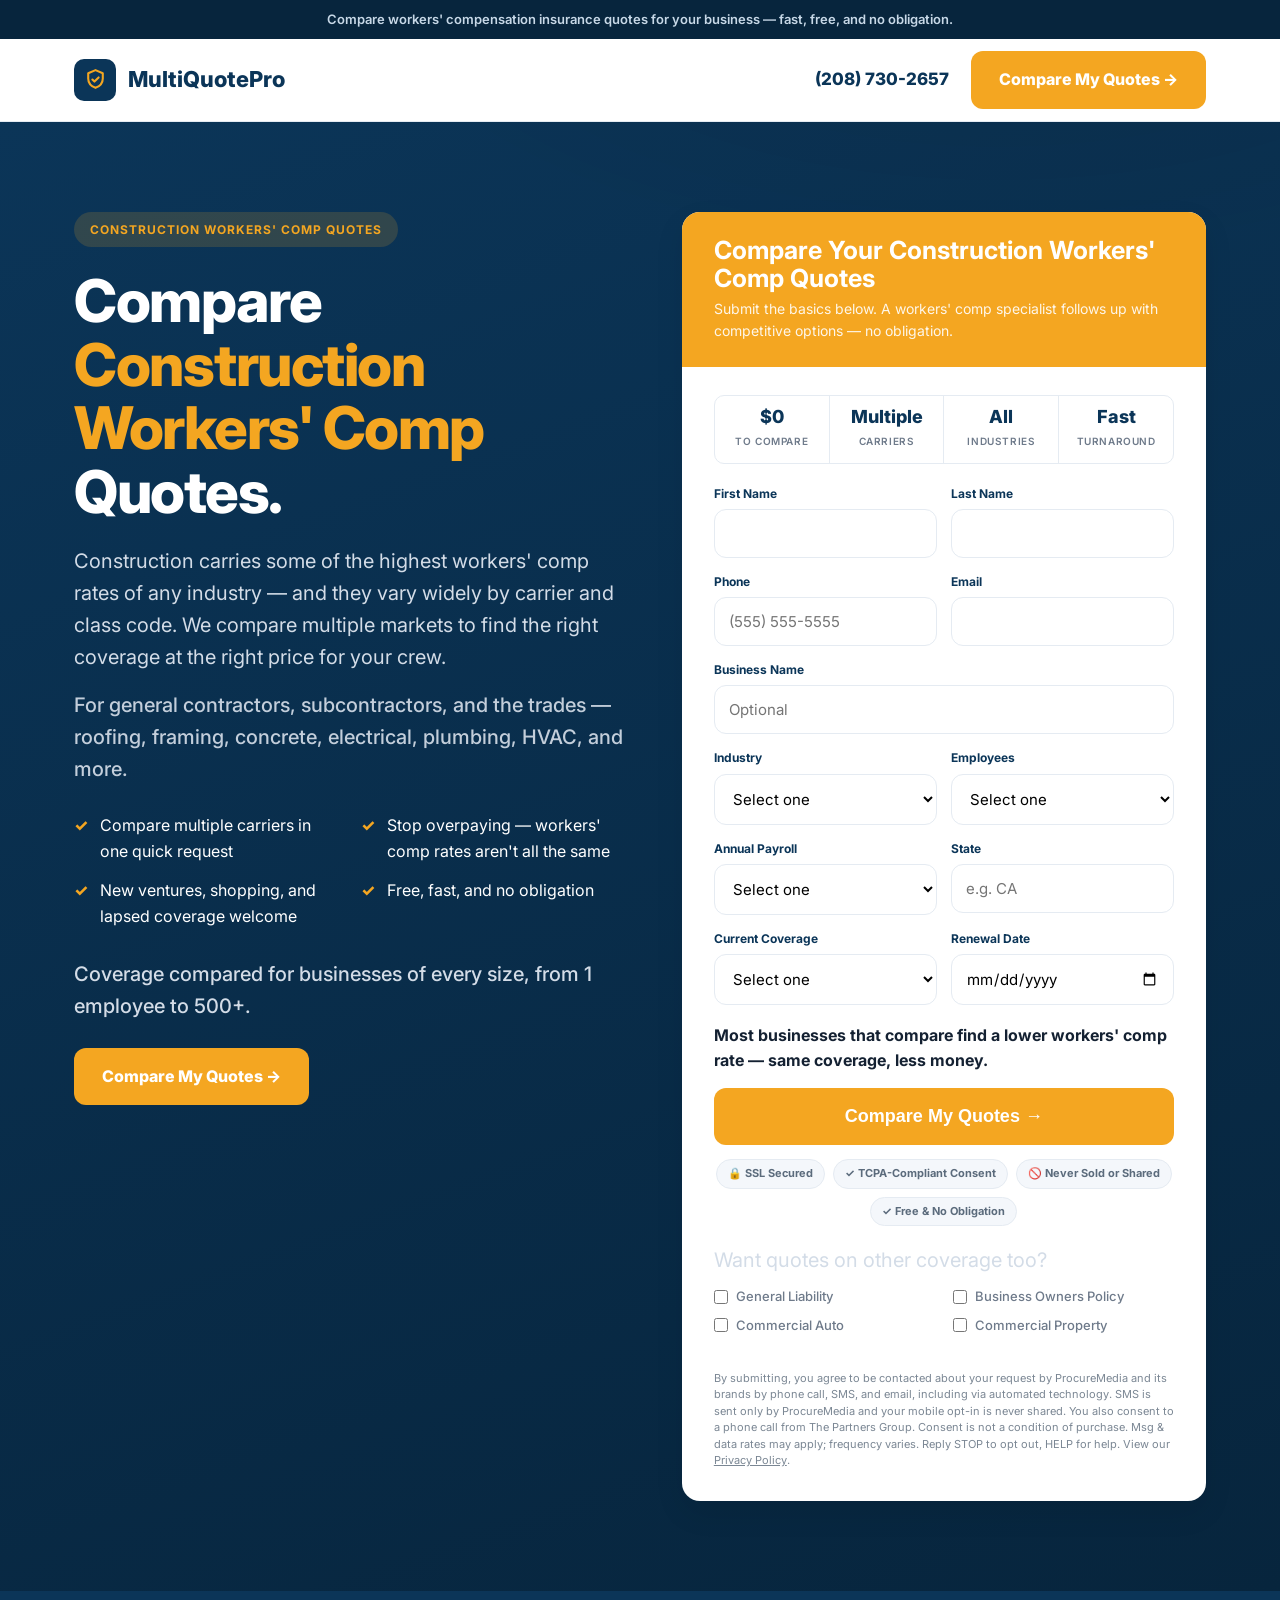
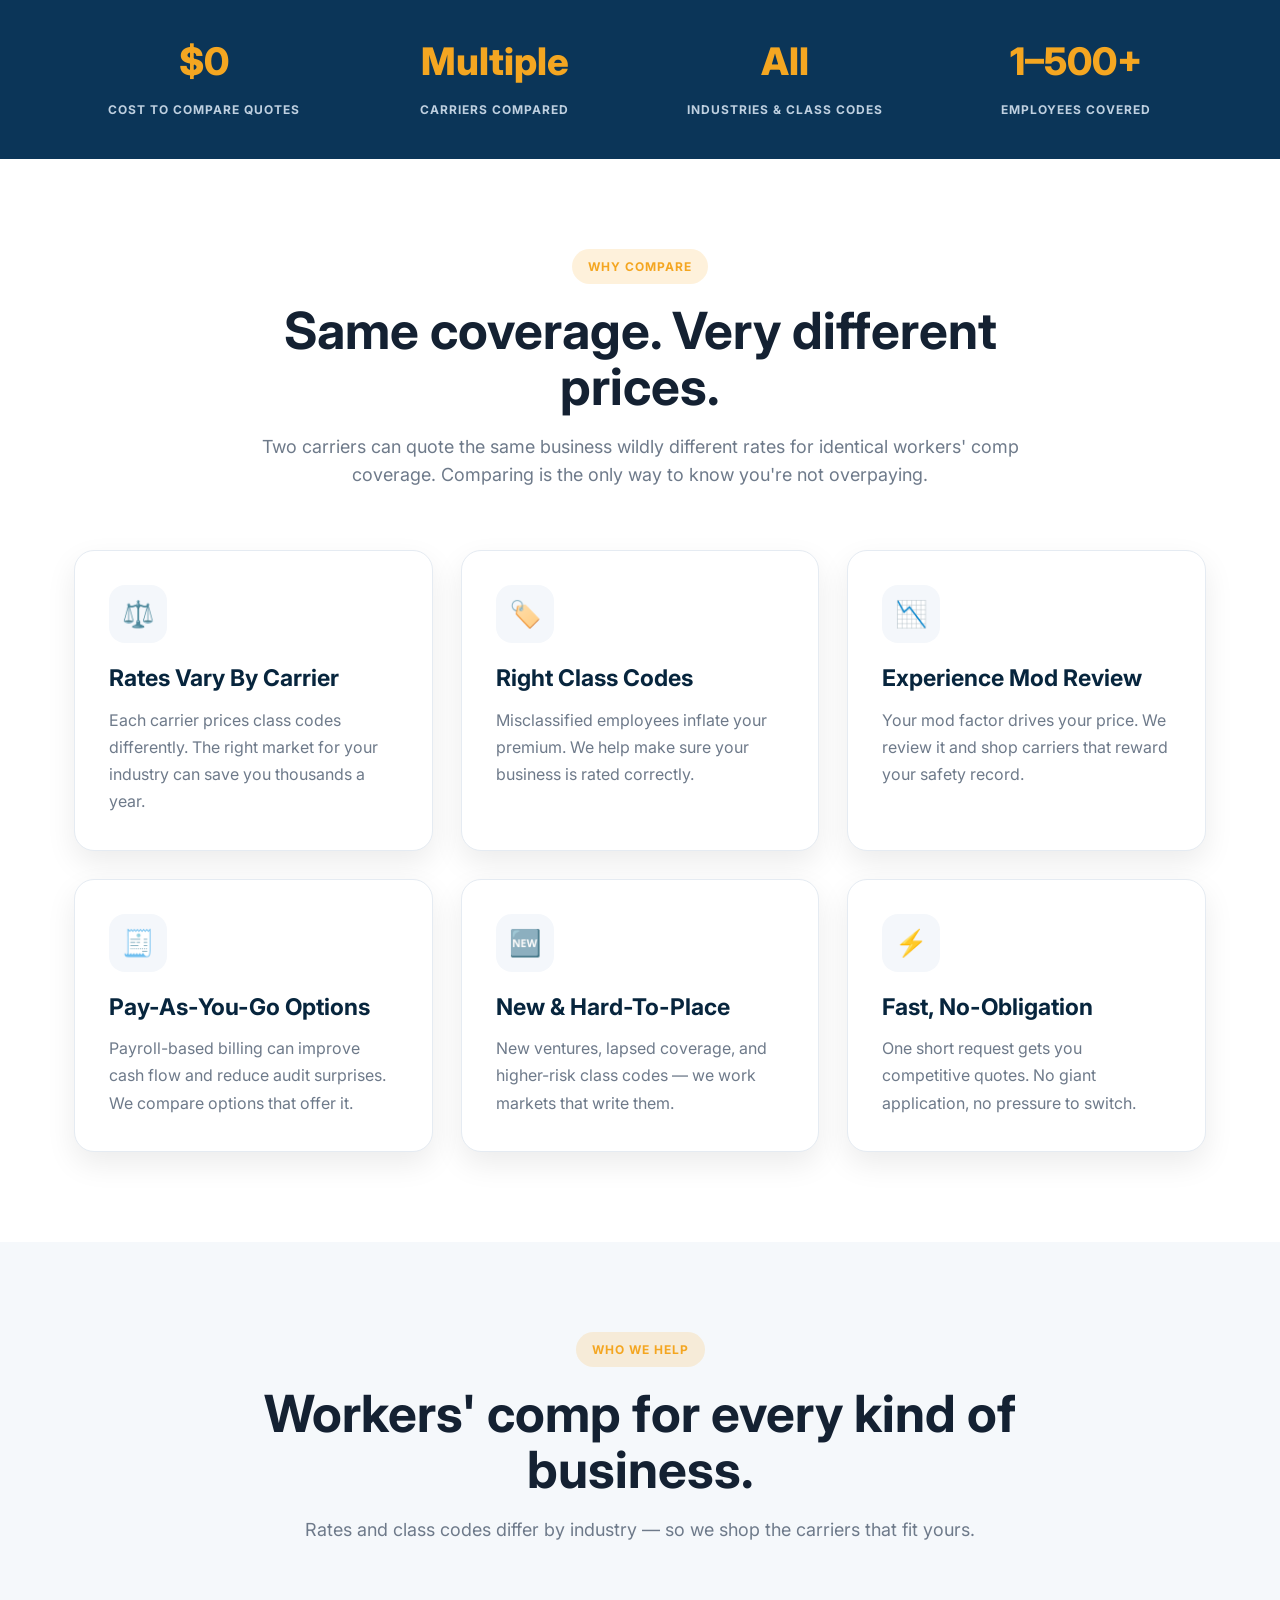
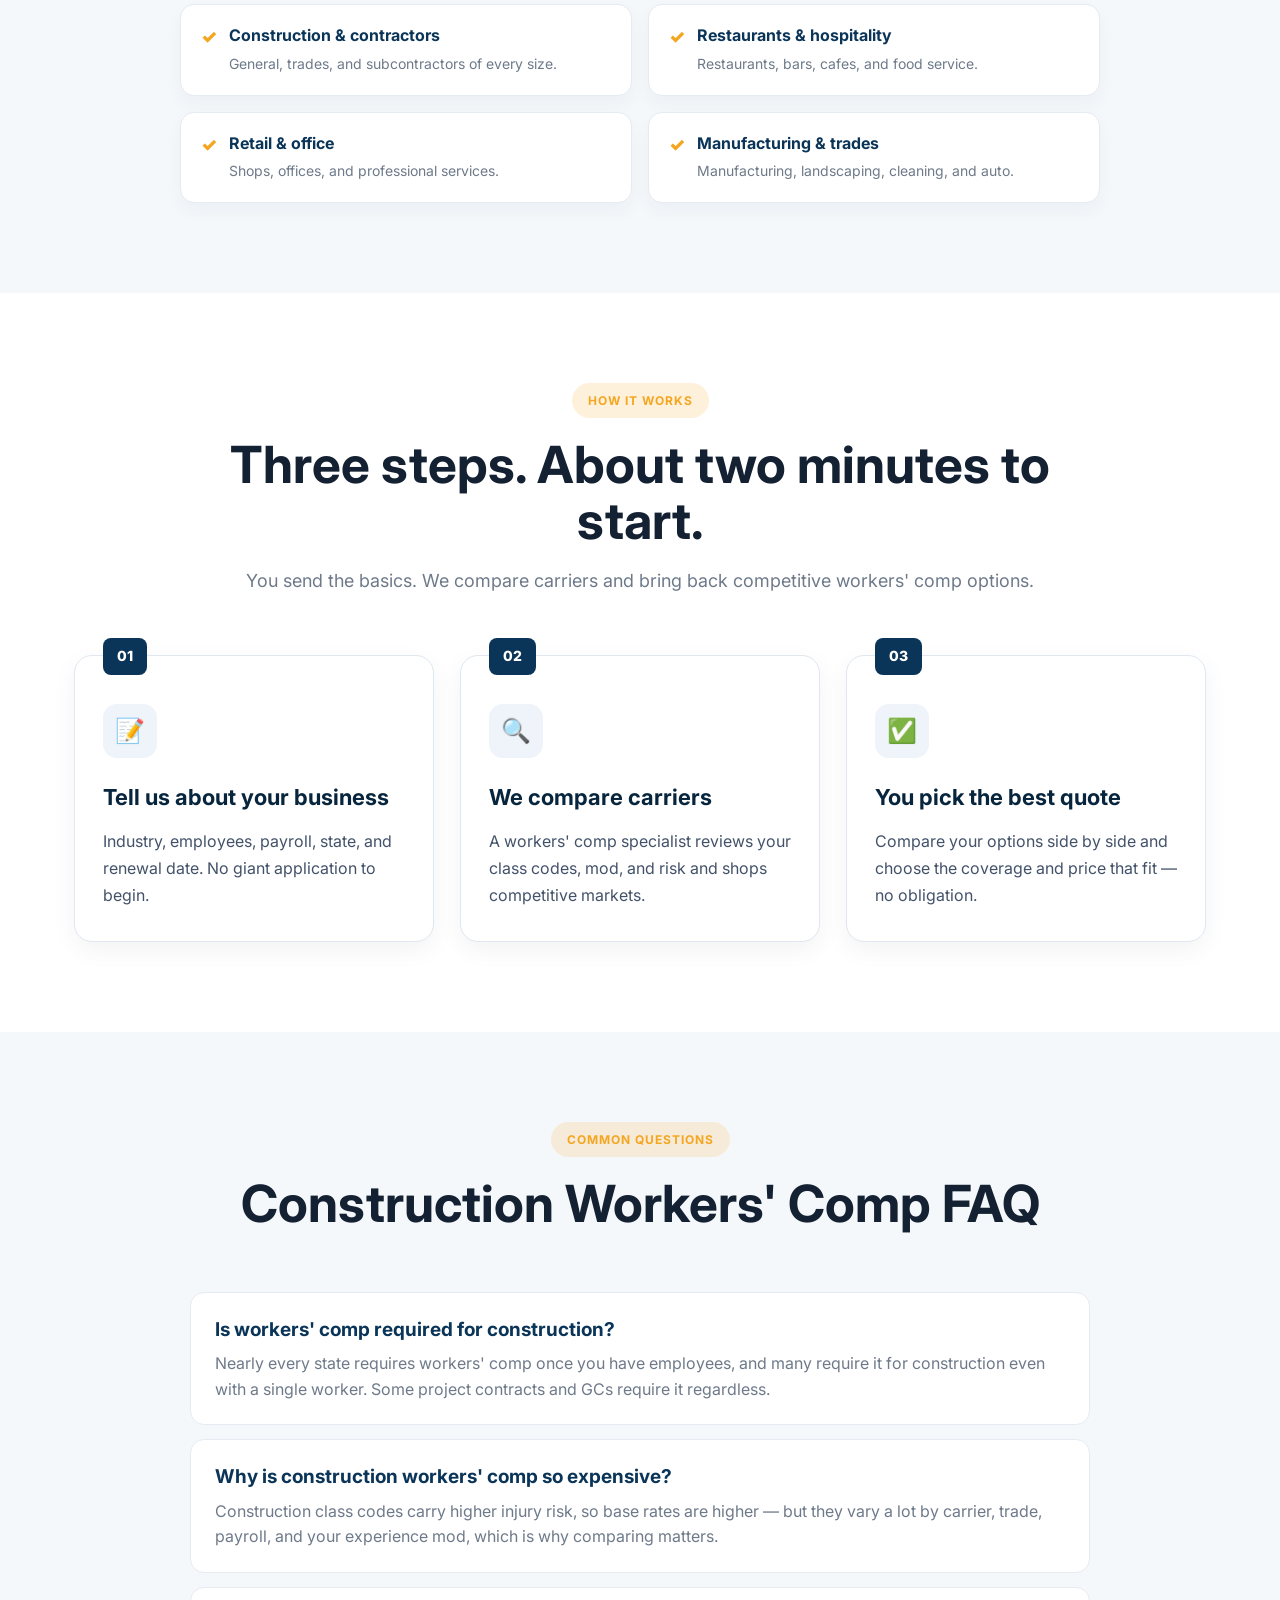
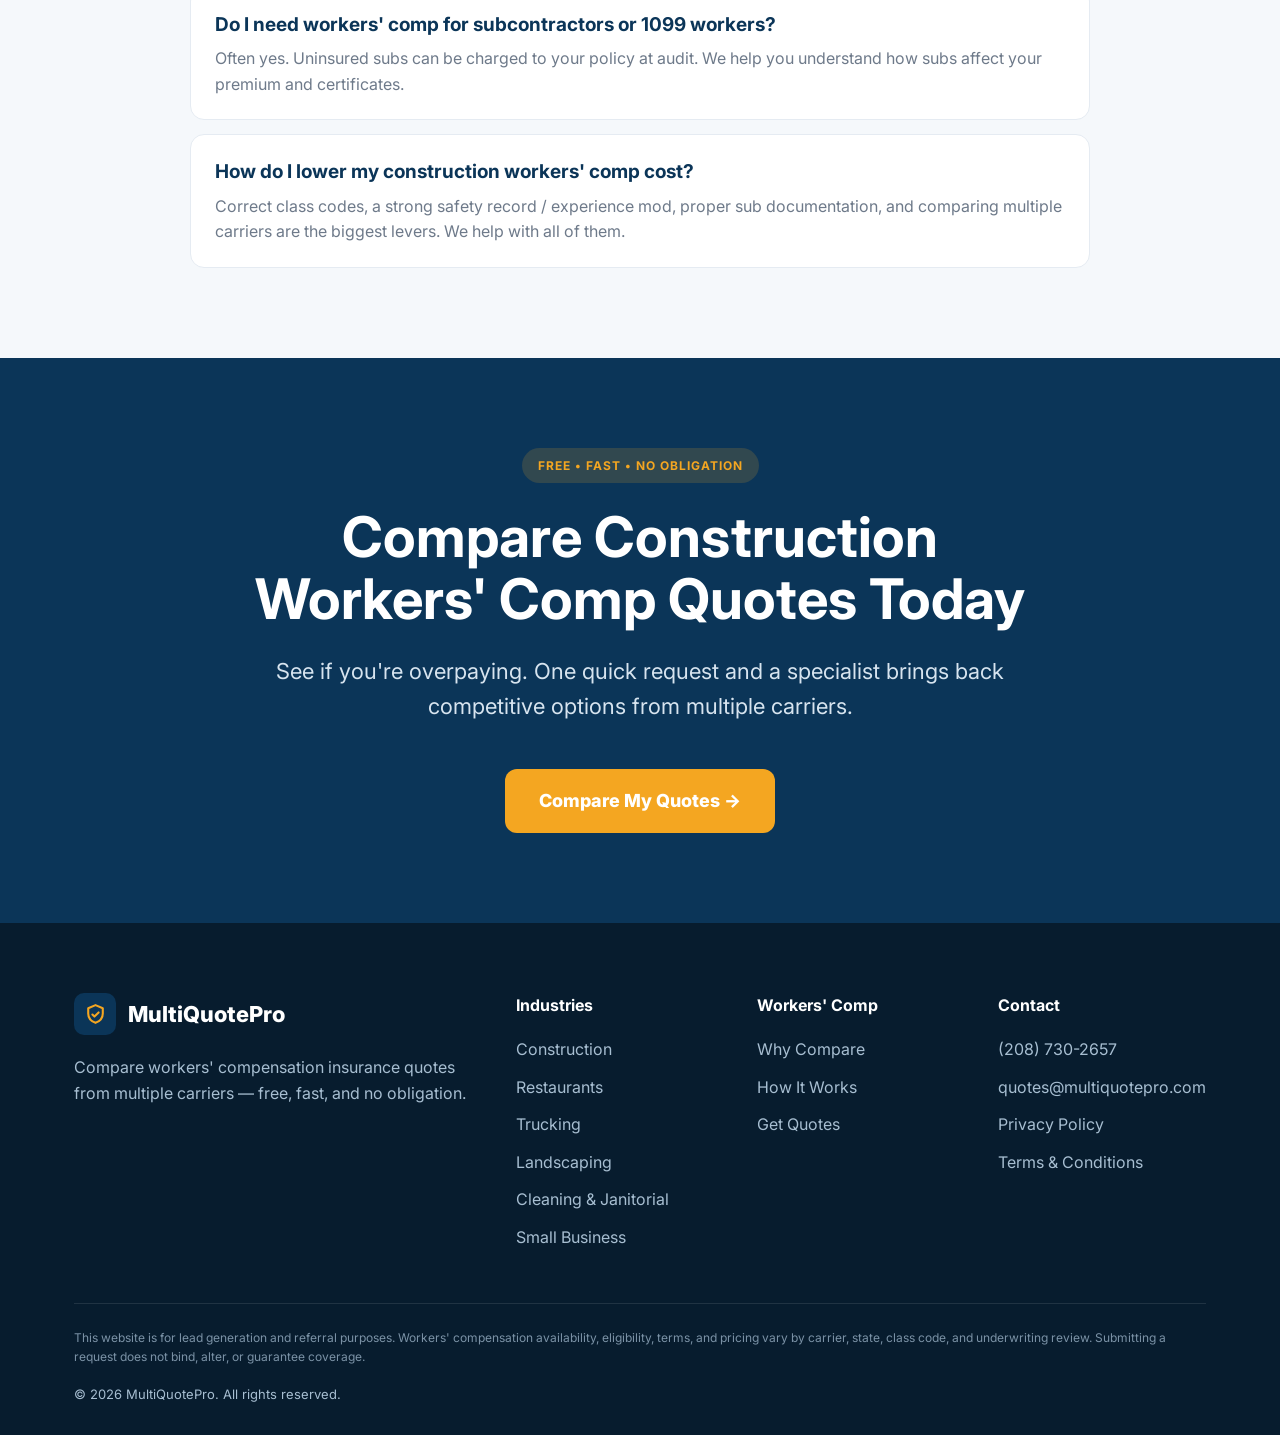
<file: construction-workers-comp.html>
<!DOCTYPE html>
<html lang="en">
<head>
<meta charset="UTF-8" />
<meta name="viewport" content="width=device-width, initial-scale=1.0" />
<title>Construction Workers' Comp Insurance | MultiQuotePro</title>
<meta name="description" content="Compare construction workers' compensation insurance quotes from multiple carriers. Coverage for general contractors, trades, and subcontractors. Free, fast, no obligation." />
<meta property="og:type" content="website" />
<meta property="og:site_name" content="MultiQuotePro" />
<meta property="og:title" content="Construction Workers' Comp Insurance | MultiQuotePro" />
<meta property="og:description" content="Compare construction workers' compensation insurance quotes from multiple carriers. Coverage for general contractors, trades, and subcontractors. Free, fast, no obligation." />
<meta property="og:url" content="https://multiquotepro.com/construction-workers-comp.html" />
<meta property="og:image" content="https://multiquotepro.com/og.png" />
<meta name="twitter:card" content="summary_large_image" />
<link rel="canonical" href="https://multiquotepro.com/construction-workers-comp.html" />
<meta name="robots" content="index, follow" />
<link rel="icon" type="image/svg+xml" href="/favicon.svg" />
<link rel="preconnect" href="https://fonts.googleapis.com">
<link rel="preconnect" href="https://fonts.gstatic.com" crossorigin>
<link href="https://fonts.googleapis.com/css2?family=Inter:wght@400;500;600;700;800&display=swap" rel="stylesheet">

<!-- Google tag (gtag.js) — GA4 + Google Ads (standard across all pages) -->
<script async src="https://www.googletagmanager.com/gtag/js?id=G-M279DR51PG"></script>
<script>
  window.dataLayer = window.dataLayer || [];
  function gtag(){dataLayer.push(arguments);}
  gtag('js', new Date());
  gtag('config', 'G-M279DR51PG');
  gtag('config', 'AW-17934471659');
</script>
<!-- Procure click-source capture: stores gclid/UTM on landing, attaches to the form -->
<script>
(function(){
  try{
    var qs = new URLSearchParams(window.location.search);
    var keys = ['gclid','gbraid','wbraid','utm_source','utm_medium','utm_campaign','utm_term','utm_content'];
    var store = {};
    try{ var c=(document.cookie.match(/(?:^|; )pm_attr=([^;]*)/)||[])[1]; if(c) store=JSON.parse(decodeURIComponent(c))||{}; }catch(e){ store={}; }
    var got=false;
    keys.forEach(function(k){ var v=qs.get(k); if(v){ store[k]=v; got=true; } });
    if(got || !store.landing){
      if(!store.landing) store.landing=window.location.pathname;
      if(!store.referrer) store.referrer=document.referrer||'';
      document.cookie='pm_attr='+encodeURIComponent(JSON.stringify(store))+'; path=/; max-age=7776000; SameSite=Lax';
    }
    function fill(){
      var f=document.querySelector('form'); if(!f) return;
      Object.keys(store).forEach(function(k){
        if(store[k] && !f.querySelector('[name="'+k+'"]')){
          var i=document.createElement('input'); i.type='hidden'; i.name=k; i.value=store[k]; f.appendChild(i);
        }
      });
    }
    if(document.readyState!=='loading') fill(); else document.addEventListener('DOMContentLoaded', fill);
  }catch(e){}
})();
</script>
<style>
:root{
  --navy:#0B3558;--navy-dark:#07253D;--gold:#F4A621;--gold-dark:#D88D13;
  --accent:#F4A621;--accent-dark:#D88D13;
  --light:#F7F9FC;--text:#142132;--muted:#6E7A8A;--line:#E5EBF2;
  --radius:18px;--shadow:0 12px 30px rgba(0,0,0,.08);--container:1180px;
}
*{margin:0;padding:0;box-sizing:border-box;}
html{scroll-behavior:smooth;}
body{font-family:'Inter',sans-serif;color:var(--text);background:#fff;line-height:1.6;}
.container{width:100%;max-width:var(--container);margin:auto;padding:0 24px;}
a{text-decoration:none;}
img{max-width:100%;}
.top-bar{background:var(--navy-dark);color:#C7D8E7;text-align:center;font-size:13px;font-weight:600;padding:9px 16px;}
.nav{position:sticky;top:0;z-index:999;background:rgba(255,255,255,.96);backdrop-filter:blur(10px);border-bottom:1px solid var(--line);}
.nav-inner{height:82px;display:flex;align-items:center;justify-content:space-between;}
.logo{display:flex;align-items:center;gap:12px;font-weight:800;color:var(--navy);font-size:22px;}
.logo-box{width:42px;height:42px;border-radius:10px;background:var(--navy);display:flex;align-items:center;justify-content:center;color:var(--gold);}
.logo-box svg{width:25px;height:25px;}
.nav-right{display:flex;align-items:center;gap:22px;}
.nav-phone{font-weight:800;color:var(--navy);font-size:17px;white-space:nowrap;}
.btn{display:inline-flex;align-items:center;justify-content:center;gap:10px;padding:16px 28px;border-radius:12px;font-weight:800;transition:.2s ease;cursor:pointer;border:none;}
.btn-primary{background:var(--accent);color:#fff;}
.btn-primary:hover{background:var(--accent-dark);transform:translateY(-2px);}
.hero{background:radial-gradient(1100px 480px at 78% -10%, rgba(0,0,0,.10), transparent 60%), linear-gradient(160deg,var(--navy) 0%, var(--navy-dark) 100%);color:#fff;padding:90px 0;}
.hero--photo .hero-title,.hero--photo .hero p,.hero--photo .hero-points div,.hero--photo .trust-line,.hero--photo .mini-proof{text-shadow:0 1px 16px rgba(3,12,24,.55);}
.hero-grid{display:grid;grid-template-columns:1fr .95fr;gap:56px;align-items:start;}
.eyebrow{display:inline-block;background:rgba(244,166,33,.16);color:var(--gold);padding:8px 16px;border-radius:999px;font-size:12px;font-weight:700;letter-spacing:1px;text-transform:uppercase;}
.hero-title{font-size:clamp(38px,4.6vw,60px);line-height:1.08;font-weight:800;letter-spacing:-1.5px;margin:22px 0;max-width:720px;}
.highlight{color:var(--gold);}
.hero p{font-size:20px;color:#D3DCE7;max-width:700px;}
.mini-proof{margin-top:16px;font-size:13px;line-height:1.6;color:#C7D8E7;font-weight:500;opacity:.92;}
.hero-points{margin:28px 0;display:grid;grid-template-columns:repeat(2,minmax(0,1fr));gap:14px 22px;max-width:640px;}
.hero-points div{display:flex;align-items:flex-start;gap:12px;color:#fff;font-size:16px;}
.hero-points span{color:var(--gold);font-weight:800;}
.hero-ba{background:rgba(255,255,255,.05);border:1px solid rgba(255,255,255,.13);border-radius:16px;padding:12px;margin-bottom:28px;max-width:560px;}
.hero-ba-head{display:flex;flex-direction:column;gap:2px;margin:2px 4px 11px;}
.hero-ba-title{display:flex;align-items:center;gap:9px;color:#fff;font-weight:800;font-size:16px;letter-spacing:-.2px;}
.hero-ba-title b{color:var(--gold);font-size:18px;line-height:1;}
.hero-ba-sub{color:#AEBED0;font-size:12.5px;}
.hero-ba-imgs{display:grid;grid-template-columns:1fr 1fr;gap:8px;}
.hero-ba-fig{position:relative;border-radius:10px;overflow:hidden;margin:0;}
.hero-ba-fig img{display:block;width:100%;height:auto;aspect-ratio:4/3;object-fit:cover;}
.hero-ba-tag{position:absolute;top:8px;left:8px;font-size:10px;font-weight:800;text-transform:uppercase;letter-spacing:.04em;color:#fff;padding:4px 9px;border-radius:999px;box-shadow:0 3px 8px rgba(0,0,0,.3);}
.trust-line{margin:8px 0 26px;font-size:14px;color:#C7D8E7;font-weight:500;}
.form-card{background:#fff;border-radius:var(--radius);box-shadow:var(--shadow);color:var(--text);overflow:hidden;}
.form-head{background:var(--accent);color:#fff;padding:24px 32px;}
.form-head h3{font-size:25px;line-height:1.12;margin-bottom:6px;color:#fff;}
.form-head p{color:rgba(255,255,255,.9);font-size:14px;}
.form-body{padding:28px 32px 32px;}
.form-stats{display:flex;border:1px solid var(--line);border-radius:10px;overflow:hidden;margin-bottom:20px;}
.form-stat{flex:1;text-align:center;padding:10px 8px;border-right:1px solid var(--line);}
.form-stat:last-child{border-right:none;}
.form-stat strong{display:block;font-size:18px;font-weight:800;color:var(--navy);line-height:1.2;}
.form-stat span{font-size:10px;text-transform:uppercase;letter-spacing:.6px;color:var(--muted);font-weight:600;}
.form-stat--hl{background:rgba(225,29,42,.05);}
.form-stat--hl strong{color:var(--accent);font-size:21px;}
.form-stat--strike strong{color:#9aa6b2;text-decoration:line-through;text-decoration-color:#c2ccd6;}
.stats-kicker{font-size:11px;font-weight:800;text-transform:uppercase;letter-spacing:1.5px;color:var(--accent);text-align:center;margin-bottom:8px;}
.form-grid{display:grid;grid-template-columns:1fr 1fr;gap:14px;}
.form-grid .full{grid-column:1/-1;}
.field-label{display:block;font-size:12px;font-weight:700;color:var(--navy);margin-bottom:6px;}
.submit-btn{width:100%;display:flex;justify-content:center;margin-top:6px;padding:18px 24px;font-size:18px;}
input,select,textarea{width:100%;padding:14px;border-radius:12px;border:1px solid var(--line);font-size:15px;font-family:inherit;background:#fff;}
textarea{min-height:84px;resize:vertical;}
input:focus,select:focus,textarea:focus{outline:none;border-color:var(--navy);}
.secondary-label{font-size:13px;color:var(--muted);margin:18px 0 10px;}
.secondary-services-grid{display:grid;grid-template-columns:1fr 1fr;gap:8px 18px;margin-bottom:18px;}
.secondary-services-grid label{display:flex;align-items:center;gap:8px;font-size:13px;font-weight:500;color:var(--muted);cursor:pointer;}
.secondary-services-grid input{width:14px;height:14px;margin:0;}
.privacy-note{display:block;margin-top:10px;font-size:12px;color:#8A97A5;text-align:center;}
.tcpa{display:block;width:100%;margin-top:16px;font-size:11px;line-height:1.5;color:#7B8794;text-align:left;}
.tcpa a{color:#7B8794;text-decoration:underline;}
.stats{background:var(--navy);padding:40px 0;}
.stats-grid{display:grid;grid-template-columns:repeat(4,1fr);gap:30px;text-align:center;}
.stat h2{color:#fff;font-size:38px;font-weight:800;}
.stat h2 span{color:var(--gold);}
.stat p{color:#BFD0E0;text-transform:uppercase;letter-spacing:1px;font-size:12px;font-weight:700;margin-top:8px;}
.section{padding:90px 0;}
.how-section{background:#f5f8fb;}
.section-head{text-align:center;max-width:820px;margin:auto auto 60px;}
.section-head h2{font-size:clamp(32px,4vw,52px);line-height:1.1;margin:18px 0;}
.section-head p{color:var(--muted);font-size:18px;}
.review-grid{display:grid;grid-template-columns:repeat(3,1fr);gap:28px;}
.review-card{background:#fff;border:1px solid var(--line);border-radius:20px;padding:34px;box-shadow:var(--shadow);transition:.2s ease;}
.review-card:hover{transform:translateY(-4px);}
.review-icon{width:58px;height:58px;border-radius:16px;background:#F4F7FB;display:flex;align-items:center;justify-content:center;font-size:26px;margin-bottom:22px;}
.review-card h3{font-size:23px;line-height:1.2;margin-bottom:14px;color:var(--navy-dark);}
.review-card p{color:var(--muted);line-height:1.7;font-size:16px;}
.seg-grid{display:grid;grid-template-columns:1fr 1fr;gap:16px;max-width:920px;margin:0 auto;}
.seg-item{background:#fff;border:1px solid var(--line);border-radius:14px;padding:18px 20px;display:flex;gap:12px;align-items:flex-start;box-shadow:0 8px 18px rgba(16,32,51,.04);}
.seg-item .check{color:var(--gold);font-weight:900;font-size:18px;}
.seg-item strong{display:block;color:var(--navy);margin-bottom:2px;}
.seg-item span{color:var(--muted);font-size:14px;}
.how-grid{display:grid;grid-template-columns:repeat(3,1fr);gap:26px;margin-top:40px;}
.how-card{position:relative;background:#fff;border:1px solid #dfe7f0;border-radius:18px;padding:48px 28px 32px;box-shadow:0 8px 24px rgba(0,0,0,.05);}
.step-badge{position:absolute;top:-18px;left:28px;background:var(--navy);color:#fff;font-weight:800;padding:7px 14px;border-radius:8px;font-size:14px;}
.how-icon{width:54px;height:54px;border-radius:14px;background:#eef4fa;display:flex;align-items:center;justify-content:center;font-size:24px;margin-bottom:22px;}
.how-card h3{font-size:22px;margin-bottom:12px;color:var(--navy-dark);}
.how-card p{color:#435269;font-size:16px;line-height:1.7;}
.faq{max-width:900px;margin:0 auto;display:grid;gap:14px;}
.faq-item{border:1px solid var(--line);border-radius:14px;padding:22px 24px;background:#fff;}
.faq-item h3{color:var(--navy);margin-bottom:6px;font-size:19px;}
.faq-item p{color:var(--muted);}
.final-cta{background:var(--navy);padding:90px 20px;text-align:center;}
.cta-box{max-width:820px;margin:0 auto;}
.final-cta h2{color:#fff;font-size:clamp(34px,4.4vw,56px);line-height:1.1;margin:24px 0;}
.final-cta p{color:#d7e4ef;font-size:22px;line-height:1.6;margin-bottom:34px;}
.final-cta .btn{padding:18px 34px;font-size:18px;margin-top:10px;}
footer{background:#071C2E;color:#A7BED1;padding:70px 0 30px;}
.footer-grid{display:grid;grid-template-columns:2fr 1fr 1fr 1fr;gap:40px;margin-bottom:40px;}
footer h4{color:#fff;margin-bottom:18px;}
footer a{color:#A7BED1;display:block;margin-bottom:12px;}
.footer-disclaimer{border-top:1px solid rgba(255,255,255,.1);padding-top:24px;font-size:12px;line-height:1.6;color:#7B92A6;margin-bottom:18px;}
.footer-bottom{font-size:13px;}
.article{max-width:820px;margin:0 auto;padding:70px 0;}
.article h1{font-size:clamp(30px,4vw,46px);color:var(--navy);line-height:1.12;margin-bottom:18px;}
.article .lede{font-size:19px;color:var(--muted);margin-bottom:30px;}
.article h2{color:var(--navy);font-size:26px;margin:34px 0 12px;}
.article p{color:#39485B;font-size:17px;margin-bottom:16px;}
.article .back{display:inline-block;margin-top:30px;font-weight:700;color:var(--accent);}
.legal{max-width:820px;margin:0 auto;padding:70px 0;}
.legal h1{font-size:38px;color:var(--navy);margin-bottom:10px;}
.legal h2{color:var(--navy);font-size:22px;margin:28px 0 10px;}
.legal p{color:#39485B;margin-bottom:14px;}
.thanks{max-width:680px;margin:0 auto;padding:110px 24px;text-align:center;}
.thanks .badge{width:84px;height:84px;border-radius:50%;background:rgba(244,166,33,.15);color:var(--accent);display:flex;align-items:center;justify-content:center;font-size:40px;margin:0 auto 26px;}
.thanks h1{font-size:40px;color:var(--navy);margin-bottom:16px;}
.thanks p{font-size:19px;color:var(--muted);margin-bottom:14px;}
@media(max-width:980px){
.hero-grid,.review-grid,.how-grid,.footer-grid,.stats-grid,.seg-grid,.ba-grid{grid-template-columns:1fr;}
.form-grid{grid-template-columns:1fr;}
.hero-points{grid-template-columns:1fr;}
.form-stats{flex-wrap:wrap;}
.form-stat{flex:1 1 45%;}
}
@media(max-width:640px){.nav-phone{display:none;}}
.results{background:#fff;}
.ba-grid{display:grid;grid-template-columns:1fr 1fr;gap:24px;max-width:1040px;margin:0 auto;}
.ba-card{position:relative;border-radius:18px;overflow:hidden;box-shadow:var(--shadow);border:1px solid var(--line);background:#fff;}
.ba-card img{display:block;width:100%;height:auto;aspect-ratio:4/3;object-fit:cover;}
.ba-tag{position:absolute;top:14px;left:14px;font-size:13px;font-weight:800;letter-spacing:.04em;text-transform:uppercase;color:#fff;padding:7px 14px;border-radius:999px;box-shadow:0 4px 12px rgba(0,0,0,.28);}
.ba-before{background:#6b7280;}
.ba-after{background:var(--gold);color:var(--navy);}
.ba-cap{padding:16px 18px;color:var(--muted);font-size:15px;text-align:center;}
.ba-video{max-width:1040px;margin:38px auto 0;border-radius:18px;overflow:hidden;box-shadow:var(--shadow);background:#000;}
.ba-video video{display:block;width:100%;height:auto;aspect-ratio:16/9;background:#000;}
.ba-vcap{text-align:center;color:var(--muted);font-size:15px;margin-top:16px;}
.trust-strip{display:flex;flex-wrap:wrap;gap:8px;justify-content:center;margin-top:14px;}
.tbadge{display:inline-flex;align-items:center;gap:6px;font-size:11px;font-weight:700;color:#5B6B7C;background:#F4F7FB;border:1px solid #E5EBF2;border-radius:999px;padding:5px 11px;white-space:nowrap;}
.carriers{padding:44px 0;background:#fff;border-top:1px solid var(--line);border-bottom:1px solid var(--line);}
.carriers-label{text-align:center;font-size:11px;font-weight:700;letter-spacing:1.4px;text-transform:uppercase;color:var(--muted);margin-bottom:28px;}
.carriers-grid{display:flex;flex-wrap:wrap;align-items:center;justify-content:center;gap:24px 48px;}
.carriers-grid img{height:44px;width:auto;opacity:.72;filter:grayscale(25%);transition:.25s ease;}
.carriers-grid img:hover{opacity:1;filter:grayscale(0%);}
@media(max-width:640px){.carriers-grid img{height:32px;}.carriers-grid{gap:18px 28px;}}
.blog-grid{display:grid;grid-template-columns:repeat(3,1fr);gap:24px;margin-top:20px;}
.blog-card{background:#fff;border:1px solid var(--line);border-radius:16px;padding:28px;box-shadow:0 8px 20px rgba(0,0,0,.05);display:flex;flex-direction:column;gap:10px;}
.blog-card-tag{display:inline-block;font-size:10px;font-weight:700;letter-spacing:1.2px;text-transform:uppercase;color:var(--accent);background:rgba(0,0,0,.06);padding:4px 10px;border-radius:999px;}
.blog-card h2{font-size:19px;color:var(--navy);line-height:1.25;margin:0;}
.blog-card p{color:var(--muted);font-size:14px;flex:1;}
.blog-card-date{font-size:12px;color:var(--muted);font-weight:500;}
.blog-card .read-more{font-size:14px;font-weight:700;color:var(--accent);}
.article-meta{display:flex;align-items:center;gap:12px;flex-wrap:wrap;margin-bottom:16px;}
.article-breadcrumb{font-size:13px;color:var(--muted);margin-bottom:24px;}
.article-cta-box{margin-top:44px;padding:32px;background:var(--light);border-radius:16px;border:1px solid var(--line);}
.article-cta-box h3{color:var(--navy);font-size:22px;margin-bottom:8px;}
.article-cta-box p{color:var(--muted);margin-bottom:20px;}
@media(max-width:980px){.blog-grid{grid-template-columns:1fr;}}
.ms-progress{display:flex;align-items:center;margin-bottom:22px;}
.ms-dot{width:30px;height:30px;border-radius:50%;background:var(--line);color:var(--muted);display:flex;align-items:center;justify-content:center;font-size:11px;font-weight:800;flex-shrink:0;transition:.2s;}
.ms-dot.ms-active{background:var(--accent);color:#fff;}
.ms-dot.ms-done{background:var(--navy);color:#fff;}
.ms-line{flex:1;height:2px;background:var(--line);transition:.2s;}
.ms-line.ms-done{background:var(--navy);}
.ms-panel{display:none;}
.ms-panel.ms-active{display:block;}
.ms-q{font-size:20px;font-weight:800;color:#142132;line-height:1.3;margin-bottom:6px;}
.ms-sub{font-size:14px;color:#4A5568;margin-bottom:4px;}
.ms-opts{display:grid;grid-template-columns:1fr 1fr;gap:10px;margin:14px 0 8px;}
.ms-opt{padding:13px 14px;border:2px solid var(--line);border-radius:12px;font-size:14px;font-weight:600;color:var(--navy);cursor:pointer;text-align:left;background:#fff;transition:.15s;line-height:1.3;width:100%;}
.ms-opt:hover,.ms-opt.ms-sel{border-color:var(--accent);background:rgba(244,166,33,.08);}
.ms-back-btn{background:none;border:none;font-size:13px;color:var(--muted);font-weight:600;cursor:pointer;padding:0;margin-top:12px;display:inline-block;}
.ms-back-btn:hover{color:var(--navy);}
@media(max-width:500px){.ms-opts{grid-template-columns:1fr;}}
</style>
<script type="application/ld+json">{"@context":"https://schema.org","@type":"Organization","name":"MultiQuotePro","url":"https://multiquotepro.com/","telephone":"(208) 730-2657","areaServed":"US","logo":"https://multiquotepro.com/og.png"}</script>
<script type="application/ld+json">{"@context":"https://schema.org","@type":"Service","name":"Construction Workers' Comp Insurance | MultiQuotePro","serviceType":"workers' comp","areaServed":"US","provider":{"@type":"Organization","name":"MultiQuotePro","telephone":"(208) 730-2657","url":"https://multiquotepro.com/"},"description":"Compare construction workers' compensation insurance quotes from multiple carriers. Coverage for general contractors, trades, and subcontractors. Free, fast, no obligation.","url":"https://multiquotepro.com/construction-workers-comp.html"}</script>
<script type="application/ld+json">{"@context":"https://schema.org","@type":"FAQPage","mainEntity":[{"@type":"Question","name":"Is workers' comp required for construction?","acceptedAnswer":{"@type":"Answer","text":"Nearly every state requires workers' comp once you have employees, and many require it for construction even with a single worker. Some project contracts and GCs require it regardless."}},{"@type":"Question","name":"Why is construction workers' comp so expensive?","acceptedAnswer":{"@type":"Answer","text":"Construction class codes carry higher injury risk, so base rates are higher — but they vary a lot by carrier, trade, payroll, and your experience mod, which is why comparing matters."}},{"@type":"Question","name":"Do I need workers' comp for subcontractors or 1099 workers?","acceptedAnswer":{"@type":"Answer","text":"Often yes. Uninsured subs can be charged to your policy at audit. We help you understand how subs affect your premium and certificates."}},{"@type":"Question","name":"How do I lower my construction workers' comp cost?","acceptedAnswer":{"@type":"Answer","text":"Correct class codes, a strong safety record / experience mod, proper sub documentation, and comparing multiple carriers are the biggest levers. We help with all of them."}}]}</script>
</head>
<body>
<div class="top-bar">Compare workers' compensation insurance quotes for your business — fast, free, and no obligation.</div>

<header class="nav">
<div class="container nav-inner">
<a href="/" class="logo">
<div class="logo-box"><svg viewBox="0 0 24 24" fill="none" stroke="currentColor" stroke-width="2" stroke-linecap="round" stroke-linejoin="round"><path d="M12 3l7 3v5c0 4.5-3 7.5-7 9-4-1.5-7-4.5-7-9V6z"/><path d="M9 12l2 2 4-4"/></svg></div>
MultiQuotePro
</a>
<div class="nav-right">
<a href="tel:12087302657" class="nav-phone">(208) 730-2657</a>
<a href="#form" class="btn btn-primary">Compare My Quotes →</a>
</div>
</div>
</header>

<section class="hero">
<div class="container hero-grid">
<div>

<div class="eyebrow">Construction Workers' Comp Quotes</div>
<h1 class="hero-title">Compare <span class="highlight">Construction Workers' Comp</span> Quotes.</h1>
<p>Construction carries some of the highest workers' comp rates of any industry — and they vary widely by carrier and class code. We compare multiple markets to find the right coverage at the right price for your crew.</p>
<p class="mini-proof">For general contractors, subcontractors, and the trades — roofing, framing, concrete, electrical, plumbing, HVAC, and more.</p>
<div class="hero-points">
<div><span>✓</span> Compare multiple carriers in one quick request</div>
<div><span>✓</span> Stop overpaying — workers' comp rates aren't all the same</div>
<div><span>✓</span> New ventures, shopping, and lapsed coverage welcome</div>
<div><span>✓</span> Free, fast, and no obligation</div>
</div>
<p class="trust-line">Coverage compared for businesses of every size, from 1 employee to 500+.</p>
<a href="#form" class="btn btn-primary">Compare My Quotes →</a>
</div>

<div class="form-card" id="form">
<div class="form-head">
<h3>Compare Your Construction Workers' Comp Quotes</h3>
<p>Submit the basics below. A workers' comp specialist follows up with competitive options — no obligation.</p>
</div>
<div class="form-body">

<div class="form-stats">
  <div class="form-stat"><strong>$0</strong><span>To Compare</span></div>
  <div class="form-stat"><strong>Multiple</strong><span>Carriers</span></div>
  <div class="form-stat"><strong>All</strong><span>Industries</span></div>
  <div class="form-stat"><strong>Fast</strong><span>Turnaround</span></div>
</div>
<form action="https://procure-lead-engine.dan-fda.workers.dev/submit" method="POST">
  <input type="hidden" name="lead_source" value="multiquotepro.com/construction-workers-comp" />
  <input type="text" name="_gotcha" style="display:none !important" tabindex="-1" autocomplete="off" aria-hidden="true" />
  <input type="hidden" name="site" value="multiquotepro.com" />
  <input type="hidden" name="vertical" value="Workers Compensation Insurance" />
  <input type="hidden" name="_redirect" value="https://multiquotepro.com/thank-you.html" />
<div class="form-grid">
<div class="">
<label class="field-label" for="first_name">First Name</label>
<input id="first_name" type="text" name="first_name" autocomplete="given-name" required>
</div>
<div class="">
<label class="field-label" for="last_name">Last Name</label>
<input id="last_name" type="text" name="last_name" autocomplete="family-name" required>
</div>
<div class="">
<label class="field-label" for="phone">Phone</label>
<input id="phone" type="tel" name="phone" placeholder="(555) 555-5555" autocomplete="tel" inputmode="tel" pattern="[\d\s\-\(\)\.]{10,20}" required>
</div>
<div class="">
<label class="field-label" for="email">Email</label>
<input id="email" type="email" name="email" autocomplete="email" required>
</div>
<div class="full">
<label class="field-label" for="company">Business Name</label>
<input id="company" type="text" name="company" placeholder="Optional" autocomplete="organization">
</div>
<div class="">
<label class="field-label" for="industry">Industry</label>
<select id="industry" name="industry" required>
<option value="">Select one</option>
<option>Construction / Contractors</option>
<option>Restaurant / Hospitality</option>
<option>Retail</option>
<option>Manufacturing</option>
<option>Landscaping</option>
<option>Healthcare / Home Health</option>
<option>Trucking / Transportation</option>
<option>Cleaning / Janitorial</option>
<option>Auto Services</option>
<option>Office / Professional</option>
<option>Other</option>
</select>
</div>
<div class="">
<label class="field-label" for="employees">Employees</label>
<select id="employees" name="employees" required>
<option value="">Select one</option>
<option>1-5</option>
<option>6-10</option>
<option>11-25</option>
<option>26-50</option>
<option>51-100</option>
<option>100+</option>
</select>
</div>
<div class="">
<label class="field-label" for="annual_payroll">Annual Payroll</label>
<select id="annual_payroll" name="annual_payroll">
<option value="">Select one</option>
<option>Under $250k</option>
<option>$250k–$500k</option>
<option>$500k–$1M</option>
<option>$1M–$5M</option>
<option>$5M+</option>
</select>
</div>
<div class="">
<label class="field-label" for="state">State</label>
<input id="state" type="text" name="state" placeholder="e.g. CA" autocomplete="address-level1">
</div>
<div class="">
<label class="field-label" for="current_coverage">Current Coverage</label>
<select id="current_coverage" name="current_coverage">
<option value="">Select one</option>
<option>Have coverage — shopping</option>
<option>New business — first policy</option>
<option>Coverage lapsed / cancelled</option>
</select>
</div>
<div class="">
<label class="field-label" for="renewal_date">Renewal Date</label>
<input id="renewal_date" type="date" name="renewal_date">
</div>
<div class="full">
<p style="font-weight:700; color:#142132; margin:4px 0 14px; font-size:16px;">Most businesses that compare find a lower workers' comp rate — same coverage, less money.</p>
<button class="btn btn-primary submit-btn" type="submit">Compare My Quotes →</button>
<div class="trust-strip"><span class="tbadge">🔒 SSL Secured</span>
<span class="tbadge">✓ TCPA-Compliant Consent</span>
<span class="tbadge">🚫 Never Sold or Shared</span>
<span class="tbadge">✓ Free &amp; No Obligation</span></div>
<p class="secondary-label">Want quotes on other coverage too?</p>
<div class="secondary-services-grid">
<label><input type="checkbox" name="also_review[]" value="General Liability"> General Liability</label>
<label><input type="checkbox" name="also_review[]" value="Business Owners Policy"> Business Owners Policy</label>
<label><input type="checkbox" name="also_review[]" value="Commercial Auto"> Commercial Auto</label>
<label><input type="checkbox" name="also_review[]" value="Commercial Property"> Commercial Property</label>
</div>
</div>
</div>
<div class="tcpa">By submitting, you agree to be contacted about your request by ProcureMedia and its brands by phone call, SMS, and email, including via automated technology. SMS is sent only by ProcureMedia and your mobile opt-in is never shared. You also consent to a phone call from The Partners Group. Consent is not a condition of purchase. Msg & data rates may apply; frequency varies. Reply STOP to opt out, HELP for help. View our <a href="/privacy-policy.html" target="_blank">Privacy Policy</a>.</div>
</form>
</div>
</div>
</div>
</section>

<section class="stats">
<div class="container stats-grid">
<div class="stat"><h2><span>$0</span></h2><p>Cost To Compare Quotes</p></div>
<div class="stat"><h2><span>Multiple</span></h2><p>Carriers Compared</p></div>
<div class="stat"><h2><span>All</span></h2><p>Industries &amp; Class Codes</p></div>
<div class="stat"><h2><span>1–500+</span></h2><p>Employees Covered</p></div>
</div>
</section>

<section class="section" id="services">
<div class="container">
<div class="section-head">
<div class="eyebrow">Why Compare</div>
<h2>Same coverage. Very different prices.</h2>
<p>Two carriers can quote the same business wildly different rates for identical workers' comp coverage. Comparing is the only way to know you're not overpaying.</p>
</div>
<div class="review-grid">
<div class="review-card">
<div class="review-icon">⚖️</div>
<h3>Rates Vary By Carrier</h3>
<p>Each carrier prices class codes differently. The right market for your industry can save you thousands a year.</p>
</div>
<div class="review-card">
<div class="review-icon">🏷️</div>
<h3>Right Class Codes</h3>
<p>Misclassified employees inflate your premium. We help make sure your business is rated correctly.</p>
</div>
<div class="review-card">
<div class="review-icon">📉</div>
<h3>Experience Mod Review</h3>
<p>Your mod factor drives your price. We review it and shop carriers that reward your safety record.</p>
</div>
<div class="review-card">
<div class="review-icon">🧾</div>
<h3>Pay-As-You-Go Options</h3>
<p>Payroll-based billing can improve cash flow and reduce audit surprises. We compare options that offer it.</p>
</div>
<div class="review-card">
<div class="review-icon">🆕</div>
<h3>New &amp; Hard-To-Place</h3>
<p>New ventures, lapsed coverage, and higher-risk class codes — we work markets that write them.</p>
</div>
<div class="review-card">
<div class="review-icon">⚡</div>
<h3>Fast, No-Obligation</h3>
<p>One short request gets you competitive quotes. No giant application, no pressure to switch.</p>
</div>
</div>
</div>
</section>

<section class="section how-section">
<div class="container">
<div class="section-head">
<div class="eyebrow">Who We Help</div>
<h2>Workers' comp for every kind of business.</h2>
<p>Rates and class codes differ by industry — so we shop the carriers that fit yours.</p>
</div>
<div class="seg-grid">
<div class="seg-item"><span class="check">✓</span><div><strong>Construction &amp; contractors</strong><span>General, trades, and subcontractors of every size.</span></div></div>
<div class="seg-item"><span class="check">✓</span><div><strong>Restaurants &amp; hospitality</strong><span>Restaurants, bars, cafes, and food service.</span></div></div>
<div class="seg-item"><span class="check">✓</span><div><strong>Retail &amp; office</strong><span>Shops, offices, and professional services.</span></div></div>
<div class="seg-item"><span class="check">✓</span><div><strong>Manufacturing &amp; trades</strong><span>Manufacturing, landscaping, cleaning, and auto.</span></div></div>
</div>
</div>
</section>

<section class="section">
<div class="container">
<div class="section-head">
<div class="eyebrow">How It Works</div>
<h2>Three steps. About two minutes to start.</h2>
<p>You send the basics. We compare carriers and bring back competitive workers' comp options.</p>
</div>
<div class="how-grid">
<div class="how-card">
<div class="step-badge">01</div>
<div class="how-icon">📝</div>
<h3>Tell us about your business</h3>
<p>Industry, employees, payroll, state, and renewal date. No giant application to begin.</p>
</div>
<div class="how-card">
<div class="step-badge">02</div>
<div class="how-icon">🔍</div>
<h3>We compare carriers</h3>
<p>A workers' comp specialist reviews your class codes, mod, and risk and shops competitive markets.</p>
</div>
<div class="how-card">
<div class="step-badge">03</div>
<div class="how-icon">✅</div>
<h3>You pick the best quote</h3>
<p>Compare your options side by side and choose the coverage and price that fit — no obligation.</p>
</div>
</div>
</div>
</section>

<section class="section how-section">
<div class="container">
<div class="section-head">
<div class="eyebrow">Common Questions</div>
<h2>Construction Workers' Comp FAQ</h2>
</div>
<div class="faq">
<div class="faq-item">
<h3>Is workers' comp required for construction?</h3>
<p>Nearly every state requires workers' comp once you have employees, and many require it for construction even with a single worker. Some project contracts and GCs require it regardless.</p>
</div>
<div class="faq-item">
<h3>Why is construction workers' comp so expensive?</h3>
<p>Construction class codes carry higher injury risk, so base rates are higher — but they vary a lot by carrier, trade, payroll, and your experience mod, which is why comparing matters.</p>
</div>
<div class="faq-item">
<h3>Do I need workers' comp for subcontractors or 1099 workers?</h3>
<p>Often yes. Uninsured subs can be charged to your policy at audit. We help you understand how subs affect your premium and certificates.</p>
</div>
<div class="faq-item">
<h3>How do I lower my construction workers' comp cost?</h3>
<p>Correct class codes, a strong safety record / experience mod, proper sub documentation, and comparing multiple carriers are the biggest levers. We help with all of them.</p>
</div>
</div>
</div>
</section>

<section class="final-cta">
<div class="container">
<div class="cta-box">
<div class="eyebrow">Free • Fast • No Obligation</div>
<h2>Compare Construction Workers' Comp Quotes Today</h2>
<p>See if you're overpaying. One quick request and a specialist brings back competitive options from multiple carriers.</p>
<a href="#form" class="btn btn-primary">Compare My Quotes →</a>
</div>
</div>
</section>

<footer id="contact">
<div class="container">
<div class="footer-grid">
<div>
<div class="logo" style="color:#fff;margin-bottom:20px">
<div class="logo-box"><svg viewBox="0 0 24 24" fill="none" stroke="currentColor" stroke-width="2" stroke-linecap="round" stroke-linejoin="round"><path d="M12 3l7 3v5c0 4.5-3 7.5-7 9-4-1.5-7-4.5-7-9V6z"/><path d="M9 12l2 2 4-4"/></svg></div>
MultiQuotePro
</div>
<p>Compare workers' compensation insurance quotes from multiple carriers — free, fast, and no obligation.</p>
</div>
<div>
<h4>Industries</h4>
<a href="/construction-workers-comp.html">Construction</a>
<a href="/restaurant-workers-comp.html">Restaurants</a>
<a href="/trucking-workers-comp.html">Trucking</a>
<a href="/landscaping-workers-comp.html">Landscaping</a>
<a href="/cleaning-workers-comp.html">Cleaning &amp; Janitorial</a>
<a href="/small-business-workers-comp.html">Small Business</a>
</div>
<div>
<h4>Workers' Comp</h4>
<a href="/#services">Why Compare</a>
<a href="/#services">How It Works</a>
<a href="/#form">Get Quotes</a>
</div>
<div>
<h4>Contact</h4>
<a href="tel:12087302657">(208) 730-2657</a>
<a href="mailto:quotes@multiquotepro.com">quotes@multiquotepro.com</a>
<a href="/privacy-policy.html">Privacy Policy</a>
<a href="/terms.html">Terms &amp; Conditions</a>
</div>
</div>
<div class="footer-disclaimer">This website is for lead generation and referral purposes. Workers' compensation availability, eligibility, terms, and pricing vary by carrier, state, class code, and underwriting review. Submitting a request does not bind, alter, or guarantee coverage.</div>
<div class="footer-bottom">© 2026 MultiQuotePro. All rights reserved.</div>
</div>
</footer>

<script>
document.addEventListener("DOMContentLoaded", function () {
  const phoneInput = document.querySelector('input[name="phone"]');
  if (phoneInput) {
    phoneInput.addEventListener("input", function (e) {
      let value = e.target.value.replace(/\D/g, "");
      if (value.charAt(0) === "1") value = value.slice(1); // strip US country code — no area code starts with 1
      value = value.slice(0, 10);
      if (value.length > 6) {
        e.target.value = `(${value.slice(0, 3)}) ${value.slice(3, 6)}-${value.slice(6)}`;
      } else if (value.length > 3) {
        e.target.value = `(${value.slice(0, 3)}) ${value.slice(3)}`;
      } else if (value.length > 0) {
        e.target.value = `(${value}`;
      }
    });
  }
});
</script>
<!-- Procure form analytics — GA4 funnel events (no PII to GA) + partial capture to separate DB -->
<script>
(function(){
  var form = document.querySelector('form'); if(!form) return;
  var ENDPOINT = 'https://procure-lead-engine.dan-fda.workers.dev/partial';
  var SITE = 'multiquotepro.com';
  var SKIP = {_gotcha:1,_redirect:1,site:1,lead_source:1,vertical:1,pm_sid:1,gclid:1,gbraid:1,wbraid:1,utm_source:1,utm_medium:1,utm_campaign:1,utm_term:1,utm_content:1};
  var FIELDS = [];
  Array.prototype.forEach.call(form.querySelectorAll('[name]'), function(el){
    var n=el.name; if(!n||SKIP[n]||el.type==='hidden') return; if(FIELDS.indexOf(n)<0) FIELDS.push(n);
  });
  var sid;
  try { sid = sessionStorage.getItem('pm_sid'); if(!sid){ sid = (window.crypto && crypto.randomUUID ? crypto.randomUUID() : (Date.now()+'-'+Math.random())); sessionStorage.setItem('pm_sid', sid); } }
  catch(e){ sid = Date.now()+'-'+Math.random(); }
  var attr = {};
  try { var c=(document.cookie.match(/(?:^|; )pm_attr=([^;]*)/)||[])[1]; if(c) attr=JSON.parse(decodeURIComponent(c))||{}; } catch(e){}
  if(!form.querySelector('[name="pm_sid"]')){ var h=document.createElement('input'); h.type='hidden'; h.name='pm_sid'; h.value=sid; form.appendChild(h); }
  var started=false, reached={}, lastField='', t=null;
  function v(n){ var el=form.querySelector('[name="'+n+'"]'); return el ? (el.value||'').trim() : ''; }
  function fullname(){ return v('name') || [v('first_name'),v('last_name')].filter(Boolean).join(' '); }
  function extra(){ var o={}, core={first_name:1,last_name:1,name:1,email:1,phone:1,association:1,community_size:1,role:1};
    FIELDS.forEach(function(n){ if(!core[n]){ var val=v(n); if(val) o[n]=val; } }); return JSON.stringify(o); }
  function snap(sub){ return {
    session_id:sid, site:SITE, last_field:lastField, fields_reached:Object.keys(reached).length, submitted:sub?1:0,
    name:fullname(), email:v('email'), phone:v('phone'),
    association:v('association'), community_size:v('community_size'), role:v('role'), extra:extra(),
    gclid:attr.gclid||'', utm_source:attr.utm_source||'', utm_medium:attr.utm_medium||'', utm_campaign:attr.utm_campaign||'',
    utm_term:attr.utm_term||'', utm_content:attr.utm_content||'', landing:attr.landing||'', referrer:attr.referrer||'' }; }
  function beacon(sub){ try{ var b=new Blob([JSON.stringify(snap(sub))],{type:'text/plain'});
    if(navigator.sendBeacon) navigator.sendBeacon(ENDPOINT,b); else fetch(ENDPOINT,{method:'POST',body:JSON.stringify(snap(sub)),mode:'no-cors',keepalive:true}); }catch(e){} }
  function ga(n,p){ try{ if(window.gtag) gtag('event',n,p||{}); }catch(e){} }
  form.addEventListener('focusin', function(){ if(!started){ started=true; ga('form_start',{form:SITE}); beacon(false); } });
  FIELDS.forEach(function(n,idx){ var el=form.querySelector('[name="'+n+'"]'); if(!el) return;
    function mark(){ if(v(n) && !reached[n]){ reached[n]=true; lastField=n; ga('form_progress',{field_name:n, step:idx+1}); } }
    el.addEventListener('blur', function(){ mark(); clearTimeout(t); t=setTimeout(function(){ beacon(false); },400); });
    el.addEventListener('change', function(){ mark(); beacon(false); });
  });
  form.addEventListener('submit', function(){ beacon(true); });
  window.addEventListener('pagehide', function(){ if(started) beacon(false); });
  document.addEventListener('visibilitychange', function(){ if(document.visibilityState==='hidden' && started) beacon(false); });
})();
</script>
</body>
</html>
</file>
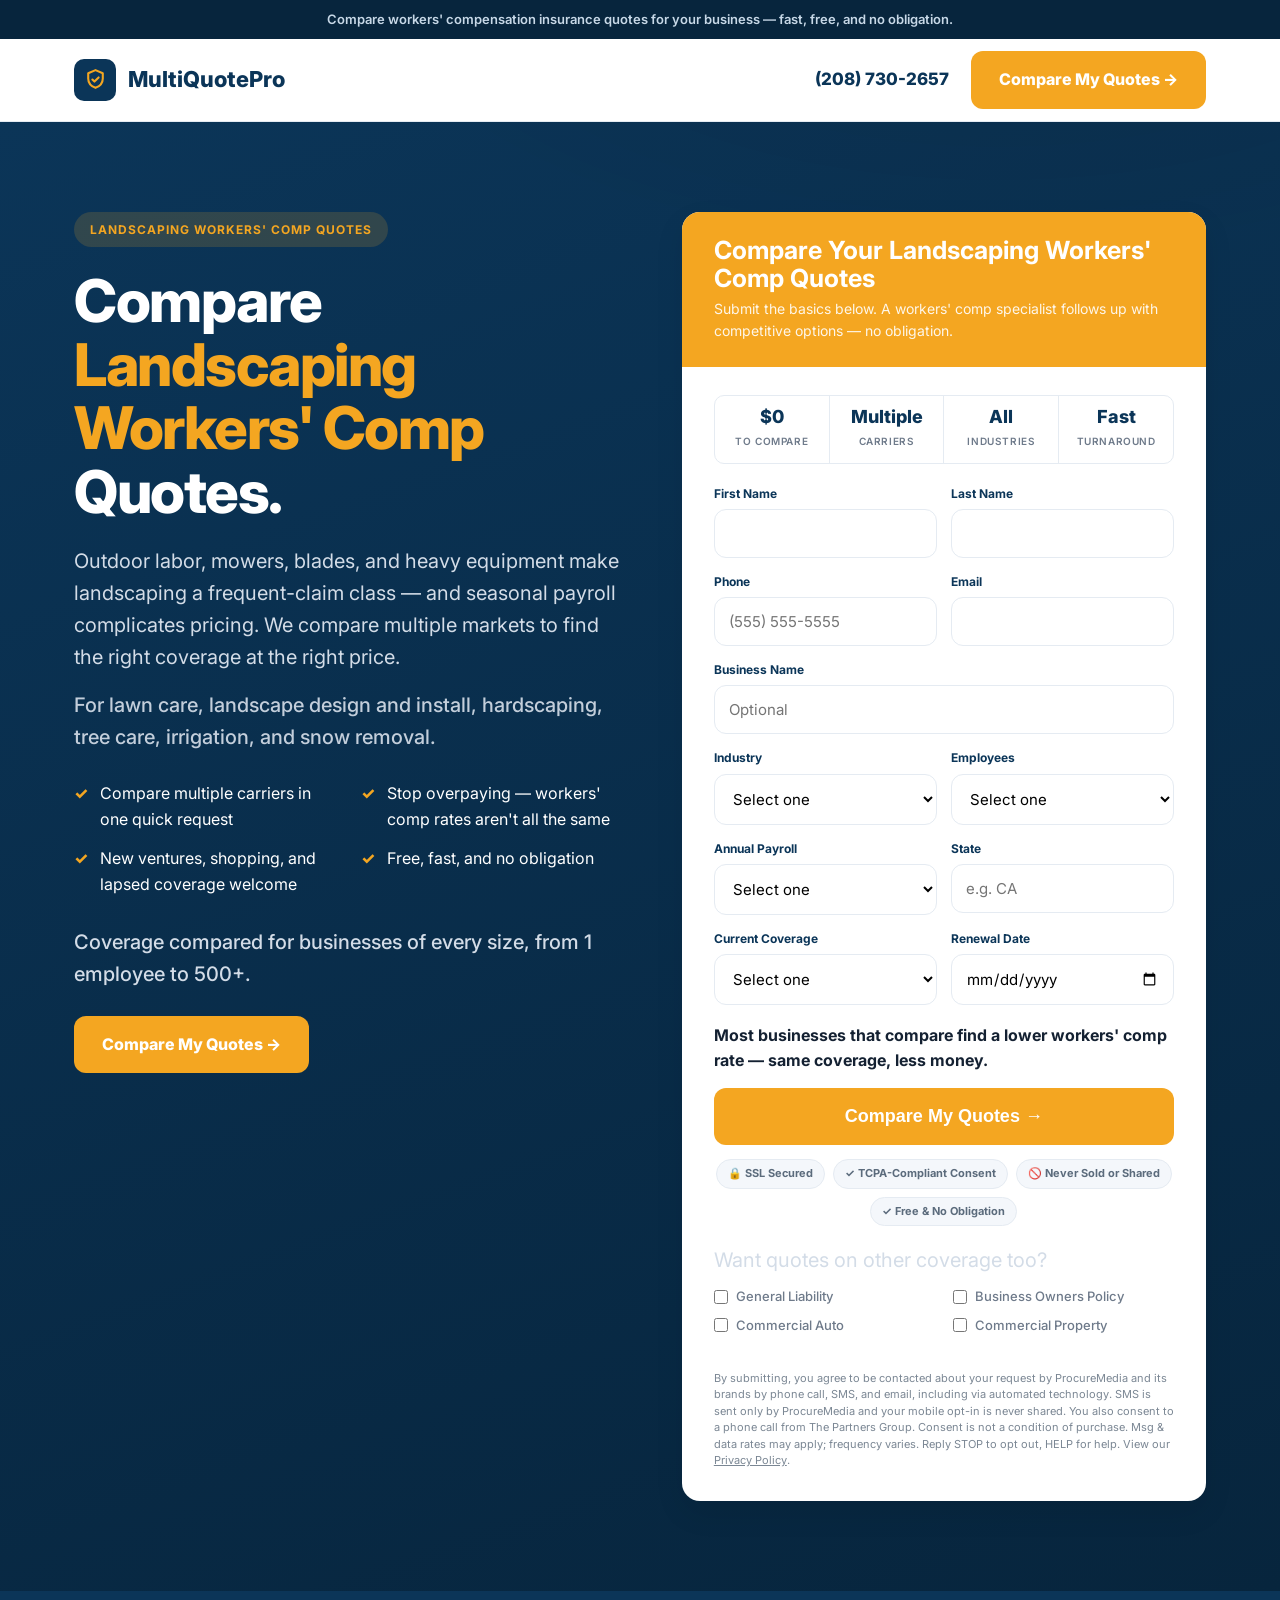
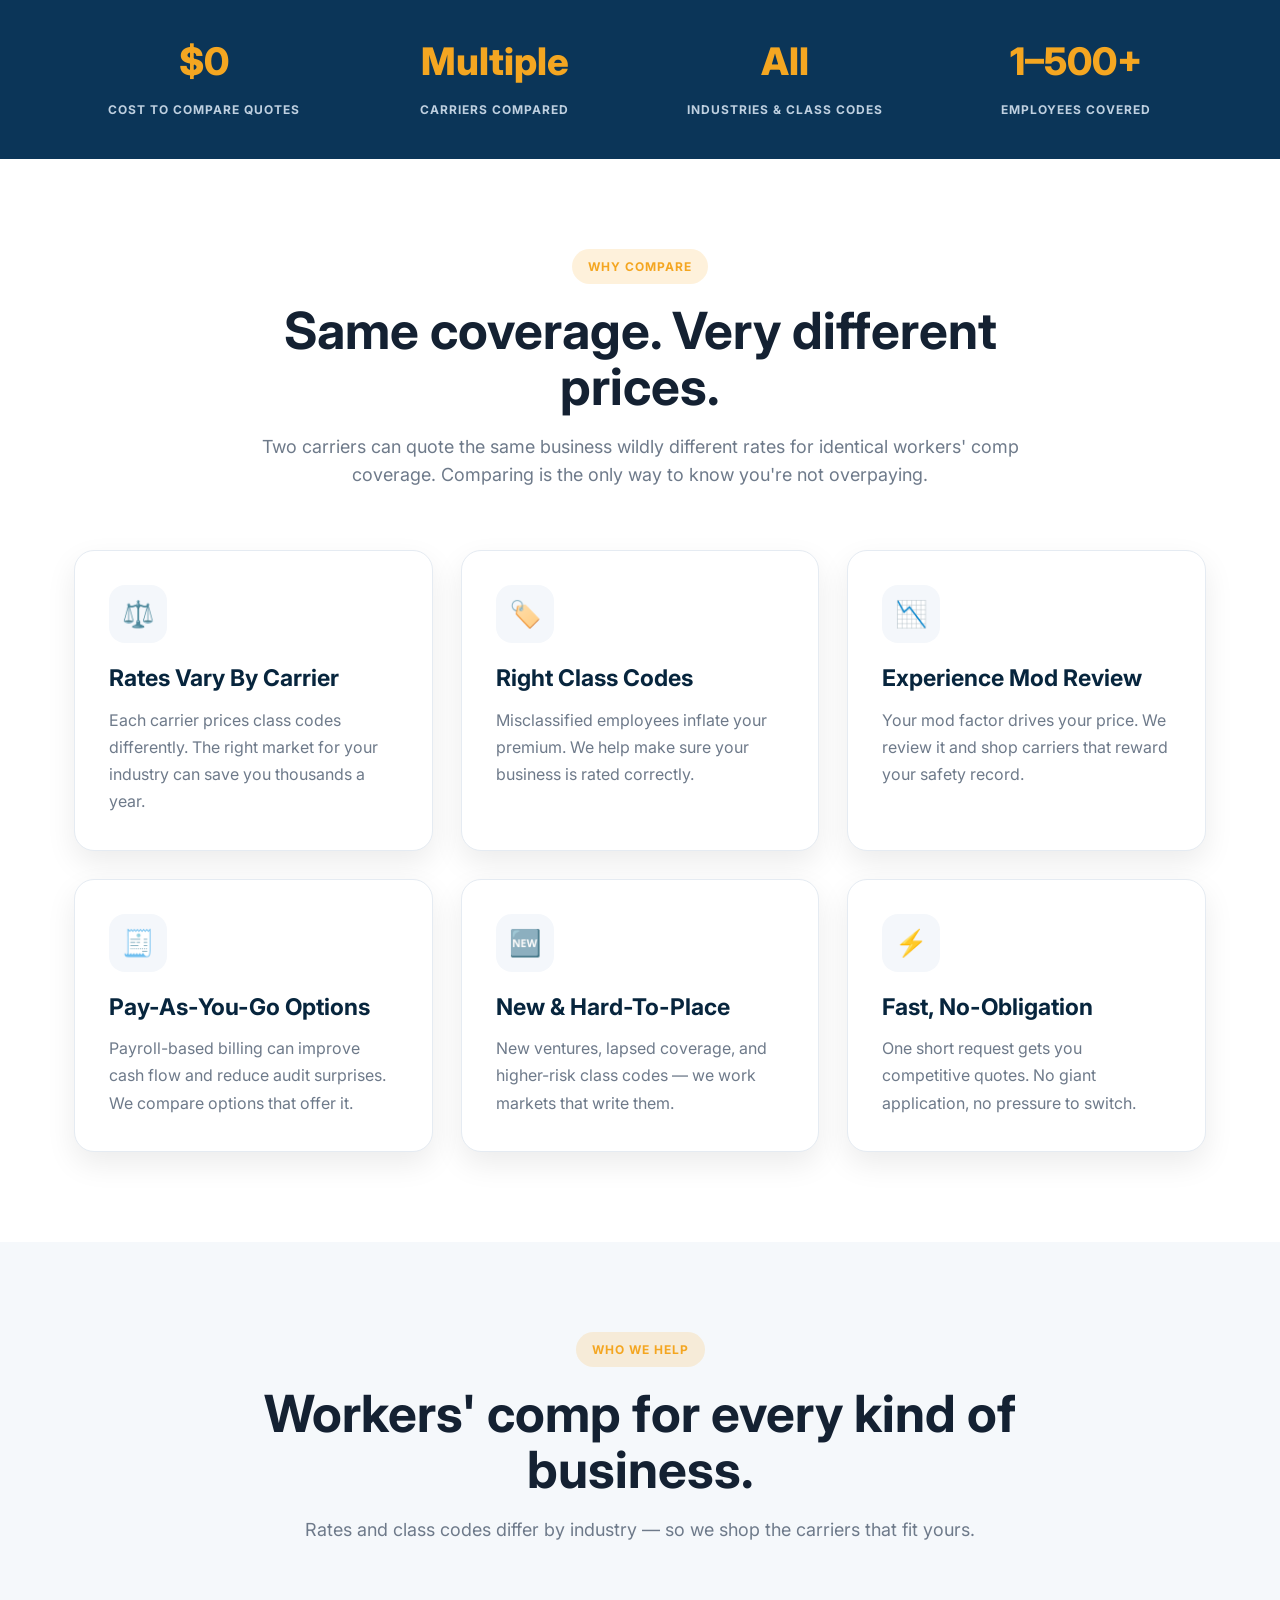
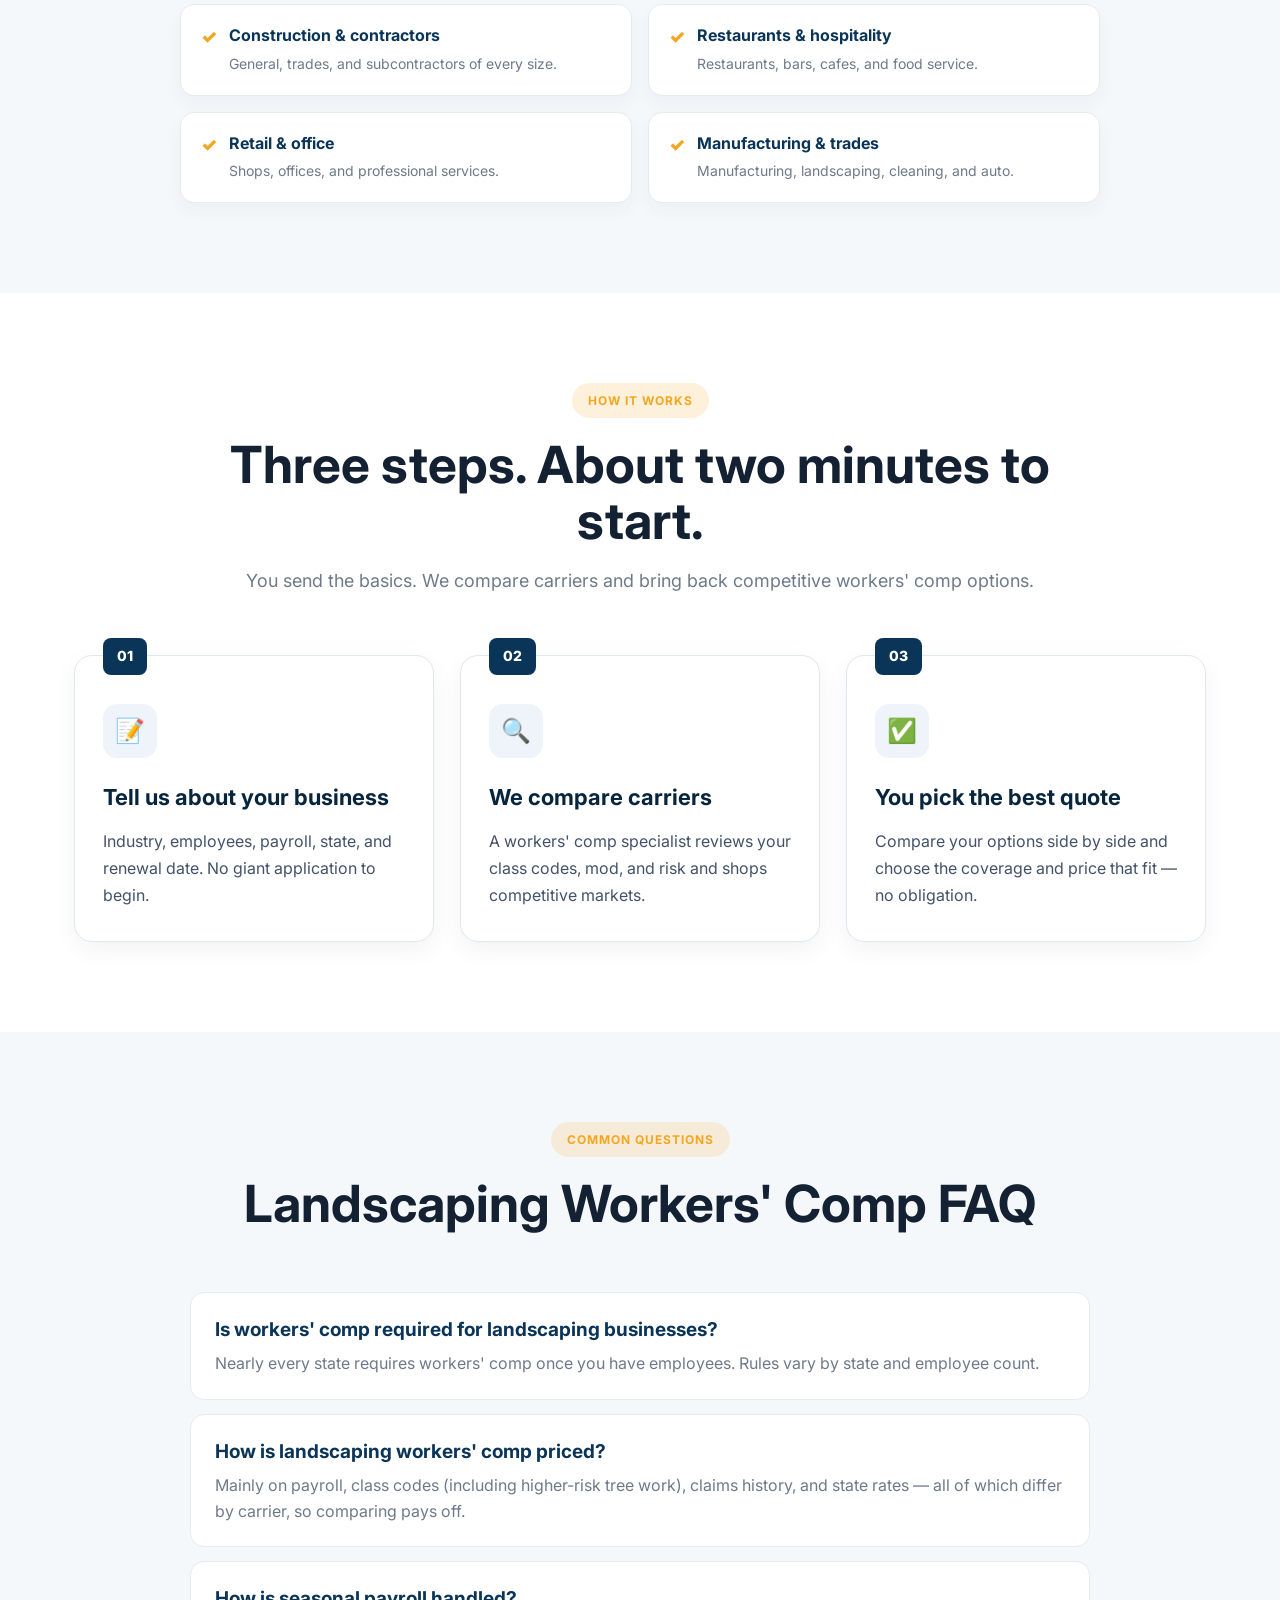
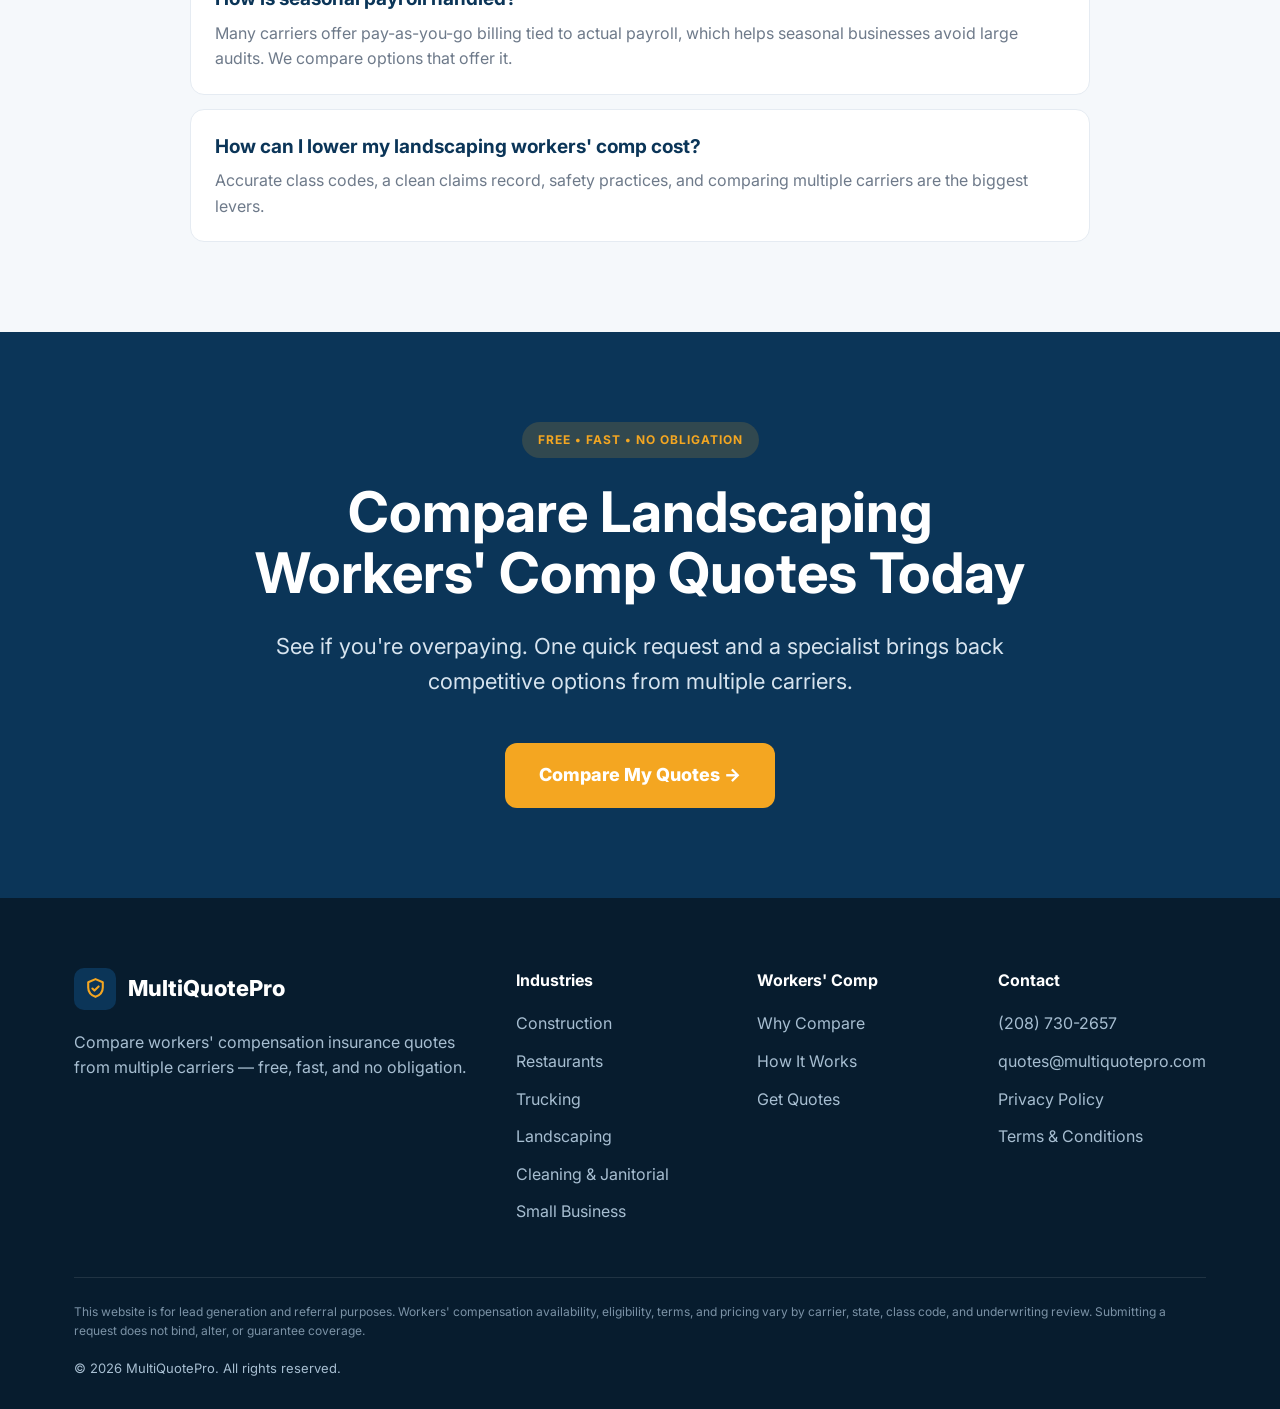
<file: landscaping-workers-comp.html>
<!DOCTYPE html>
<html lang="en">
<head>
<meta charset="UTF-8" />
<meta name="viewport" content="width=device-width, initial-scale=1.0" />
<title>Landscaping Workers' Comp Insurance | MultiQuotePro</title>
<meta name="description" content="Compare landscaping workers' compensation insurance quotes from multiple carriers. Coverage for lawn care, landscape install, tree care, and snow removal. Free, fast, no obligation." />
<meta property="og:type" content="website" />
<meta property="og:site_name" content="MultiQuotePro" />
<meta property="og:title" content="Landscaping Workers' Comp Insurance | MultiQuotePro" />
<meta property="og:description" content="Compare landscaping workers' compensation insurance quotes from multiple carriers. Coverage for lawn care, landscape install, tree care, and snow removal. Free, fast, no obligation." />
<meta property="og:url" content="https://multiquotepro.com/landscaping-workers-comp.html" />
<meta property="og:image" content="https://multiquotepro.com/og.png" />
<meta name="twitter:card" content="summary_large_image" />
<link rel="canonical" href="https://multiquotepro.com/landscaping-workers-comp.html" />
<meta name="robots" content="index, follow" />
<link rel="icon" type="image/svg+xml" href="/favicon.svg" />
<link rel="preconnect" href="https://fonts.googleapis.com">
<link rel="preconnect" href="https://fonts.gstatic.com" crossorigin>
<link href="https://fonts.googleapis.com/css2?family=Inter:wght@400;500;600;700;800&display=swap" rel="stylesheet">

<!-- Google tag (gtag.js) — GA4 + Google Ads (standard across all pages) -->
<script async src="https://www.googletagmanager.com/gtag/js?id=G-M279DR51PG"></script>
<script>
  window.dataLayer = window.dataLayer || [];
  function gtag(){dataLayer.push(arguments);}
  gtag('js', new Date());
  gtag('config', 'G-M279DR51PG');
  gtag('config', 'AW-17934471659');
</script>
<!-- Procure click-source capture: stores gclid/UTM on landing, attaches to the form -->
<script>
(function(){
  try{
    var qs = new URLSearchParams(window.location.search);
    var keys = ['gclid','gbraid','wbraid','utm_source','utm_medium','utm_campaign','utm_term','utm_content'];
    var store = {};
    try{ var c=(document.cookie.match(/(?:^|; )pm_attr=([^;]*)/)||[])[1]; if(c) store=JSON.parse(decodeURIComponent(c))||{}; }catch(e){ store={}; }
    var got=false;
    keys.forEach(function(k){ var v=qs.get(k); if(v){ store[k]=v; got=true; } });
    if(got || !store.landing){
      if(!store.landing) store.landing=window.location.pathname;
      if(!store.referrer) store.referrer=document.referrer||'';
      document.cookie='pm_attr='+encodeURIComponent(JSON.stringify(store))+'; path=/; max-age=7776000; SameSite=Lax';
    }
    function fill(){
      var f=document.querySelector('form'); if(!f) return;
      Object.keys(store).forEach(function(k){
        if(store[k] && !f.querySelector('[name="'+k+'"]')){
          var i=document.createElement('input'); i.type='hidden'; i.name=k; i.value=store[k]; f.appendChild(i);
        }
      });
    }
    if(document.readyState!=='loading') fill(); else document.addEventListener('DOMContentLoaded', fill);
  }catch(e){}
})();
</script>
<style>
:root{
  --navy:#0B3558;--navy-dark:#07253D;--gold:#F4A621;--gold-dark:#D88D13;
  --accent:#F4A621;--accent-dark:#D88D13;
  --light:#F7F9FC;--text:#142132;--muted:#6E7A8A;--line:#E5EBF2;
  --radius:18px;--shadow:0 12px 30px rgba(0,0,0,.08);--container:1180px;
}
*{margin:0;padding:0;box-sizing:border-box;}
html{scroll-behavior:smooth;}
body{font-family:'Inter',sans-serif;color:var(--text);background:#fff;line-height:1.6;}
.container{width:100%;max-width:var(--container);margin:auto;padding:0 24px;}
a{text-decoration:none;}
img{max-width:100%;}
.top-bar{background:var(--navy-dark);color:#C7D8E7;text-align:center;font-size:13px;font-weight:600;padding:9px 16px;}
.nav{position:sticky;top:0;z-index:999;background:rgba(255,255,255,.96);backdrop-filter:blur(10px);border-bottom:1px solid var(--line);}
.nav-inner{height:82px;display:flex;align-items:center;justify-content:space-between;}
.logo{display:flex;align-items:center;gap:12px;font-weight:800;color:var(--navy);font-size:22px;}
.logo-box{width:42px;height:42px;border-radius:10px;background:var(--navy);display:flex;align-items:center;justify-content:center;color:var(--gold);}
.logo-box svg{width:25px;height:25px;}
.nav-right{display:flex;align-items:center;gap:22px;}
.nav-phone{font-weight:800;color:var(--navy);font-size:17px;white-space:nowrap;}
.btn{display:inline-flex;align-items:center;justify-content:center;gap:10px;padding:16px 28px;border-radius:12px;font-weight:800;transition:.2s ease;cursor:pointer;border:none;}
.btn-primary{background:var(--accent);color:#fff;}
.btn-primary:hover{background:var(--accent-dark);transform:translateY(-2px);}
.hero{background:radial-gradient(1100px 480px at 78% -10%, rgba(0,0,0,.10), transparent 60%), linear-gradient(160deg,var(--navy) 0%, var(--navy-dark) 100%);color:#fff;padding:90px 0;}
.hero--photo .hero-title,.hero--photo .hero p,.hero--photo .hero-points div,.hero--photo .trust-line,.hero--photo .mini-proof{text-shadow:0 1px 16px rgba(3,12,24,.55);}
.hero-grid{display:grid;grid-template-columns:1fr .95fr;gap:56px;align-items:start;}
.eyebrow{display:inline-block;background:rgba(244,166,33,.16);color:var(--gold);padding:8px 16px;border-radius:999px;font-size:12px;font-weight:700;letter-spacing:1px;text-transform:uppercase;}
.hero-title{font-size:clamp(38px,4.6vw,60px);line-height:1.08;font-weight:800;letter-spacing:-1.5px;margin:22px 0;max-width:720px;}
.highlight{color:var(--gold);}
.hero p{font-size:20px;color:#D3DCE7;max-width:700px;}
.mini-proof{margin-top:16px;font-size:13px;line-height:1.6;color:#C7D8E7;font-weight:500;opacity:.92;}
.hero-points{margin:28px 0;display:grid;grid-template-columns:repeat(2,minmax(0,1fr));gap:14px 22px;max-width:640px;}
.hero-points div{display:flex;align-items:flex-start;gap:12px;color:#fff;font-size:16px;}
.hero-points span{color:var(--gold);font-weight:800;}
.hero-ba{background:rgba(255,255,255,.05);border:1px solid rgba(255,255,255,.13);border-radius:16px;padding:12px;margin-bottom:28px;max-width:560px;}
.hero-ba-head{display:flex;flex-direction:column;gap:2px;margin:2px 4px 11px;}
.hero-ba-title{display:flex;align-items:center;gap:9px;color:#fff;font-weight:800;font-size:16px;letter-spacing:-.2px;}
.hero-ba-title b{color:var(--gold);font-size:18px;line-height:1;}
.hero-ba-sub{color:#AEBED0;font-size:12.5px;}
.hero-ba-imgs{display:grid;grid-template-columns:1fr 1fr;gap:8px;}
.hero-ba-fig{position:relative;border-radius:10px;overflow:hidden;margin:0;}
.hero-ba-fig img{display:block;width:100%;height:auto;aspect-ratio:4/3;object-fit:cover;}
.hero-ba-tag{position:absolute;top:8px;left:8px;font-size:10px;font-weight:800;text-transform:uppercase;letter-spacing:.04em;color:#fff;padding:4px 9px;border-radius:999px;box-shadow:0 3px 8px rgba(0,0,0,.3);}
.trust-line{margin:8px 0 26px;font-size:14px;color:#C7D8E7;font-weight:500;}
.form-card{background:#fff;border-radius:var(--radius);box-shadow:var(--shadow);color:var(--text);overflow:hidden;}
.form-head{background:var(--accent);color:#fff;padding:24px 32px;}
.form-head h3{font-size:25px;line-height:1.12;margin-bottom:6px;color:#fff;}
.form-head p{color:rgba(255,255,255,.9);font-size:14px;}
.form-body{padding:28px 32px 32px;}
.form-stats{display:flex;border:1px solid var(--line);border-radius:10px;overflow:hidden;margin-bottom:20px;}
.form-stat{flex:1;text-align:center;padding:10px 8px;border-right:1px solid var(--line);}
.form-stat:last-child{border-right:none;}
.form-stat strong{display:block;font-size:18px;font-weight:800;color:var(--navy);line-height:1.2;}
.form-stat span{font-size:10px;text-transform:uppercase;letter-spacing:.6px;color:var(--muted);font-weight:600;}
.form-stat--hl{background:rgba(225,29,42,.05);}
.form-stat--hl strong{color:var(--accent);font-size:21px;}
.form-stat--strike strong{color:#9aa6b2;text-decoration:line-through;text-decoration-color:#c2ccd6;}
.stats-kicker{font-size:11px;font-weight:800;text-transform:uppercase;letter-spacing:1.5px;color:var(--accent);text-align:center;margin-bottom:8px;}
.form-grid{display:grid;grid-template-columns:1fr 1fr;gap:14px;}
.form-grid .full{grid-column:1/-1;}
.field-label{display:block;font-size:12px;font-weight:700;color:var(--navy);margin-bottom:6px;}
.submit-btn{width:100%;display:flex;justify-content:center;margin-top:6px;padding:18px 24px;font-size:18px;}
input,select,textarea{width:100%;padding:14px;border-radius:12px;border:1px solid var(--line);font-size:15px;font-family:inherit;background:#fff;}
textarea{min-height:84px;resize:vertical;}
input:focus,select:focus,textarea:focus{outline:none;border-color:var(--navy);}
.secondary-label{font-size:13px;color:var(--muted);margin:18px 0 10px;}
.secondary-services-grid{display:grid;grid-template-columns:1fr 1fr;gap:8px 18px;margin-bottom:18px;}
.secondary-services-grid label{display:flex;align-items:center;gap:8px;font-size:13px;font-weight:500;color:var(--muted);cursor:pointer;}
.secondary-services-grid input{width:14px;height:14px;margin:0;}
.privacy-note{display:block;margin-top:10px;font-size:12px;color:#8A97A5;text-align:center;}
.tcpa{display:block;width:100%;margin-top:16px;font-size:11px;line-height:1.5;color:#7B8794;text-align:left;}
.tcpa a{color:#7B8794;text-decoration:underline;}
.stats{background:var(--navy);padding:40px 0;}
.stats-grid{display:grid;grid-template-columns:repeat(4,1fr);gap:30px;text-align:center;}
.stat h2{color:#fff;font-size:38px;font-weight:800;}
.stat h2 span{color:var(--gold);}
.stat p{color:#BFD0E0;text-transform:uppercase;letter-spacing:1px;font-size:12px;font-weight:700;margin-top:8px;}
.section{padding:90px 0;}
.how-section{background:#f5f8fb;}
.section-head{text-align:center;max-width:820px;margin:auto auto 60px;}
.section-head h2{font-size:clamp(32px,4vw,52px);line-height:1.1;margin:18px 0;}
.section-head p{color:var(--muted);font-size:18px;}
.review-grid{display:grid;grid-template-columns:repeat(3,1fr);gap:28px;}
.review-card{background:#fff;border:1px solid var(--line);border-radius:20px;padding:34px;box-shadow:var(--shadow);transition:.2s ease;}
.review-card:hover{transform:translateY(-4px);}
.review-icon{width:58px;height:58px;border-radius:16px;background:#F4F7FB;display:flex;align-items:center;justify-content:center;font-size:26px;margin-bottom:22px;}
.review-card h3{font-size:23px;line-height:1.2;margin-bottom:14px;color:var(--navy-dark);}
.review-card p{color:var(--muted);line-height:1.7;font-size:16px;}
.seg-grid{display:grid;grid-template-columns:1fr 1fr;gap:16px;max-width:920px;margin:0 auto;}
.seg-item{background:#fff;border:1px solid var(--line);border-radius:14px;padding:18px 20px;display:flex;gap:12px;align-items:flex-start;box-shadow:0 8px 18px rgba(16,32,51,.04);}
.seg-item .check{color:var(--gold);font-weight:900;font-size:18px;}
.seg-item strong{display:block;color:var(--navy);margin-bottom:2px;}
.seg-item span{color:var(--muted);font-size:14px;}
.how-grid{display:grid;grid-template-columns:repeat(3,1fr);gap:26px;margin-top:40px;}
.how-card{position:relative;background:#fff;border:1px solid #dfe7f0;border-radius:18px;padding:48px 28px 32px;box-shadow:0 8px 24px rgba(0,0,0,.05);}
.step-badge{position:absolute;top:-18px;left:28px;background:var(--navy);color:#fff;font-weight:800;padding:7px 14px;border-radius:8px;font-size:14px;}
.how-icon{width:54px;height:54px;border-radius:14px;background:#eef4fa;display:flex;align-items:center;justify-content:center;font-size:24px;margin-bottom:22px;}
.how-card h3{font-size:22px;margin-bottom:12px;color:var(--navy-dark);}
.how-card p{color:#435269;font-size:16px;line-height:1.7;}
.faq{max-width:900px;margin:0 auto;display:grid;gap:14px;}
.faq-item{border:1px solid var(--line);border-radius:14px;padding:22px 24px;background:#fff;}
.faq-item h3{color:var(--navy);margin-bottom:6px;font-size:19px;}
.faq-item p{color:var(--muted);}
.final-cta{background:var(--navy);padding:90px 20px;text-align:center;}
.cta-box{max-width:820px;margin:0 auto;}
.final-cta h2{color:#fff;font-size:clamp(34px,4.4vw,56px);line-height:1.1;margin:24px 0;}
.final-cta p{color:#d7e4ef;font-size:22px;line-height:1.6;margin-bottom:34px;}
.final-cta .btn{padding:18px 34px;font-size:18px;margin-top:10px;}
footer{background:#071C2E;color:#A7BED1;padding:70px 0 30px;}
.footer-grid{display:grid;grid-template-columns:2fr 1fr 1fr 1fr;gap:40px;margin-bottom:40px;}
footer h4{color:#fff;margin-bottom:18px;}
footer a{color:#A7BED1;display:block;margin-bottom:12px;}
.footer-disclaimer{border-top:1px solid rgba(255,255,255,.1);padding-top:24px;font-size:12px;line-height:1.6;color:#7B92A6;margin-bottom:18px;}
.footer-bottom{font-size:13px;}
.article{max-width:820px;margin:0 auto;padding:70px 0;}
.article h1{font-size:clamp(30px,4vw,46px);color:var(--navy);line-height:1.12;margin-bottom:18px;}
.article .lede{font-size:19px;color:var(--muted);margin-bottom:30px;}
.article h2{color:var(--navy);font-size:26px;margin:34px 0 12px;}
.article p{color:#39485B;font-size:17px;margin-bottom:16px;}
.article .back{display:inline-block;margin-top:30px;font-weight:700;color:var(--accent);}
.legal{max-width:820px;margin:0 auto;padding:70px 0;}
.legal h1{font-size:38px;color:var(--navy);margin-bottom:10px;}
.legal h2{color:var(--navy);font-size:22px;margin:28px 0 10px;}
.legal p{color:#39485B;margin-bottom:14px;}
.thanks{max-width:680px;margin:0 auto;padding:110px 24px;text-align:center;}
.thanks .badge{width:84px;height:84px;border-radius:50%;background:rgba(244,166,33,.15);color:var(--accent);display:flex;align-items:center;justify-content:center;font-size:40px;margin:0 auto 26px;}
.thanks h1{font-size:40px;color:var(--navy);margin-bottom:16px;}
.thanks p{font-size:19px;color:var(--muted);margin-bottom:14px;}
@media(max-width:980px){
.hero-grid,.review-grid,.how-grid,.footer-grid,.stats-grid,.seg-grid,.ba-grid{grid-template-columns:1fr;}
.form-grid{grid-template-columns:1fr;}
.hero-points{grid-template-columns:1fr;}
.form-stats{flex-wrap:wrap;}
.form-stat{flex:1 1 45%;}
}
@media(max-width:640px){.nav-phone{display:none;}}
.results{background:#fff;}
.ba-grid{display:grid;grid-template-columns:1fr 1fr;gap:24px;max-width:1040px;margin:0 auto;}
.ba-card{position:relative;border-radius:18px;overflow:hidden;box-shadow:var(--shadow);border:1px solid var(--line);background:#fff;}
.ba-card img{display:block;width:100%;height:auto;aspect-ratio:4/3;object-fit:cover;}
.ba-tag{position:absolute;top:14px;left:14px;font-size:13px;font-weight:800;letter-spacing:.04em;text-transform:uppercase;color:#fff;padding:7px 14px;border-radius:999px;box-shadow:0 4px 12px rgba(0,0,0,.28);}
.ba-before{background:#6b7280;}
.ba-after{background:var(--gold);color:var(--navy);}
.ba-cap{padding:16px 18px;color:var(--muted);font-size:15px;text-align:center;}
.ba-video{max-width:1040px;margin:38px auto 0;border-radius:18px;overflow:hidden;box-shadow:var(--shadow);background:#000;}
.ba-video video{display:block;width:100%;height:auto;aspect-ratio:16/9;background:#000;}
.ba-vcap{text-align:center;color:var(--muted);font-size:15px;margin-top:16px;}
.trust-strip{display:flex;flex-wrap:wrap;gap:8px;justify-content:center;margin-top:14px;}
.tbadge{display:inline-flex;align-items:center;gap:6px;font-size:11px;font-weight:700;color:#5B6B7C;background:#F4F7FB;border:1px solid #E5EBF2;border-radius:999px;padding:5px 11px;white-space:nowrap;}
.carriers{padding:44px 0;background:#fff;border-top:1px solid var(--line);border-bottom:1px solid var(--line);}
.carriers-label{text-align:center;font-size:11px;font-weight:700;letter-spacing:1.4px;text-transform:uppercase;color:var(--muted);margin-bottom:28px;}
.carriers-grid{display:flex;flex-wrap:wrap;align-items:center;justify-content:center;gap:24px 48px;}
.carriers-grid img{height:44px;width:auto;opacity:.72;filter:grayscale(25%);transition:.25s ease;}
.carriers-grid img:hover{opacity:1;filter:grayscale(0%);}
@media(max-width:640px){.carriers-grid img{height:32px;}.carriers-grid{gap:18px 28px;}}
.blog-grid{display:grid;grid-template-columns:repeat(3,1fr);gap:24px;margin-top:20px;}
.blog-card{background:#fff;border:1px solid var(--line);border-radius:16px;padding:28px;box-shadow:0 8px 20px rgba(0,0,0,.05);display:flex;flex-direction:column;gap:10px;}
.blog-card-tag{display:inline-block;font-size:10px;font-weight:700;letter-spacing:1.2px;text-transform:uppercase;color:var(--accent);background:rgba(0,0,0,.06);padding:4px 10px;border-radius:999px;}
.blog-card h2{font-size:19px;color:var(--navy);line-height:1.25;margin:0;}
.blog-card p{color:var(--muted);font-size:14px;flex:1;}
.blog-card-date{font-size:12px;color:var(--muted);font-weight:500;}
.blog-card .read-more{font-size:14px;font-weight:700;color:var(--accent);}
.article-meta{display:flex;align-items:center;gap:12px;flex-wrap:wrap;margin-bottom:16px;}
.article-breadcrumb{font-size:13px;color:var(--muted);margin-bottom:24px;}
.article-cta-box{margin-top:44px;padding:32px;background:var(--light);border-radius:16px;border:1px solid var(--line);}
.article-cta-box h3{color:var(--navy);font-size:22px;margin-bottom:8px;}
.article-cta-box p{color:var(--muted);margin-bottom:20px;}
@media(max-width:980px){.blog-grid{grid-template-columns:1fr;}}
.ms-progress{display:flex;align-items:center;margin-bottom:22px;}
.ms-dot{width:30px;height:30px;border-radius:50%;background:var(--line);color:var(--muted);display:flex;align-items:center;justify-content:center;font-size:11px;font-weight:800;flex-shrink:0;transition:.2s;}
.ms-dot.ms-active{background:var(--accent);color:#fff;}
.ms-dot.ms-done{background:var(--navy);color:#fff;}
.ms-line{flex:1;height:2px;background:var(--line);transition:.2s;}
.ms-line.ms-done{background:var(--navy);}
.ms-panel{display:none;}
.ms-panel.ms-active{display:block;}
.ms-q{font-size:20px;font-weight:800;color:#142132;line-height:1.3;margin-bottom:6px;}
.ms-sub{font-size:14px;color:#4A5568;margin-bottom:4px;}
.ms-opts{display:grid;grid-template-columns:1fr 1fr;gap:10px;margin:14px 0 8px;}
.ms-opt{padding:13px 14px;border:2px solid var(--line);border-radius:12px;font-size:14px;font-weight:600;color:var(--navy);cursor:pointer;text-align:left;background:#fff;transition:.15s;line-height:1.3;width:100%;}
.ms-opt:hover,.ms-opt.ms-sel{border-color:var(--accent);background:rgba(244,166,33,.08);}
.ms-back-btn{background:none;border:none;font-size:13px;color:var(--muted);font-weight:600;cursor:pointer;padding:0;margin-top:12px;display:inline-block;}
.ms-back-btn:hover{color:var(--navy);}
@media(max-width:500px){.ms-opts{grid-template-columns:1fr;}}
</style>
<script type="application/ld+json">{"@context":"https://schema.org","@type":"Organization","name":"MultiQuotePro","url":"https://multiquotepro.com/","telephone":"(208) 730-2657","areaServed":"US","logo":"https://multiquotepro.com/og.png"}</script>
<script type="application/ld+json">{"@context":"https://schema.org","@type":"Service","name":"Landscaping Workers' Comp Insurance | MultiQuotePro","serviceType":"workers' comp","areaServed":"US","provider":{"@type":"Organization","name":"MultiQuotePro","telephone":"(208) 730-2657","url":"https://multiquotepro.com/"},"description":"Compare landscaping workers' compensation insurance quotes from multiple carriers. Coverage for lawn care, landscape install, tree care, and snow removal. Free, fast, no obligation.","url":"https://multiquotepro.com/landscaping-workers-comp.html"}</script>
<script type="application/ld+json">{"@context":"https://schema.org","@type":"FAQPage","mainEntity":[{"@type":"Question","name":"Is workers' comp required for landscaping businesses?","acceptedAnswer":{"@type":"Answer","text":"Nearly every state requires workers' comp once you have employees. Rules vary by state and employee count."}},{"@type":"Question","name":"How is landscaping workers' comp priced?","acceptedAnswer":{"@type":"Answer","text":"Mainly on payroll, class codes (including higher-risk tree work), claims history, and state rates — all of which differ by carrier, so comparing pays off."}},{"@type":"Question","name":"How is seasonal payroll handled?","acceptedAnswer":{"@type":"Answer","text":"Many carriers offer pay-as-you-go billing tied to actual payroll, which helps seasonal businesses avoid large audits. We compare options that offer it."}},{"@type":"Question","name":"How can I lower my landscaping workers' comp cost?","acceptedAnswer":{"@type":"Answer","text":"Accurate class codes, a clean claims record, safety practices, and comparing multiple carriers are the biggest levers."}}]}</script>
</head>
<body>
<div class="top-bar">Compare workers' compensation insurance quotes for your business — fast, free, and no obligation.</div>

<header class="nav">
<div class="container nav-inner">
<a href="/" class="logo">
<div class="logo-box"><svg viewBox="0 0 24 24" fill="none" stroke="currentColor" stroke-width="2" stroke-linecap="round" stroke-linejoin="round"><path d="M12 3l7 3v5c0 4.5-3 7.5-7 9-4-1.5-7-4.5-7-9V6z"/><path d="M9 12l2 2 4-4"/></svg></div>
MultiQuotePro
</a>
<div class="nav-right">
<a href="tel:12087302657" class="nav-phone">(208) 730-2657</a>
<a href="#form" class="btn btn-primary">Compare My Quotes →</a>
</div>
</div>
</header>

<section class="hero">
<div class="container hero-grid">
<div>

<div class="eyebrow">Landscaping Workers' Comp Quotes</div>
<h1 class="hero-title">Compare <span class="highlight">Landscaping Workers' Comp</span> Quotes.</h1>
<p>Outdoor labor, mowers, blades, and heavy equipment make landscaping a frequent-claim class — and seasonal payroll complicates pricing. We compare multiple markets to find the right coverage at the right price.</p>
<p class="mini-proof">For lawn care, landscape design and install, hardscaping, tree care, irrigation, and snow removal.</p>
<div class="hero-points">
<div><span>✓</span> Compare multiple carriers in one quick request</div>
<div><span>✓</span> Stop overpaying — workers' comp rates aren't all the same</div>
<div><span>✓</span> New ventures, shopping, and lapsed coverage welcome</div>
<div><span>✓</span> Free, fast, and no obligation</div>
</div>
<p class="trust-line">Coverage compared for businesses of every size, from 1 employee to 500+.</p>
<a href="#form" class="btn btn-primary">Compare My Quotes →</a>
</div>

<div class="form-card" id="form">
<div class="form-head">
<h3>Compare Your Landscaping Workers' Comp Quotes</h3>
<p>Submit the basics below. A workers' comp specialist follows up with competitive options — no obligation.</p>
</div>
<div class="form-body">

<div class="form-stats">
  <div class="form-stat"><strong>$0</strong><span>To Compare</span></div>
  <div class="form-stat"><strong>Multiple</strong><span>Carriers</span></div>
  <div class="form-stat"><strong>All</strong><span>Industries</span></div>
  <div class="form-stat"><strong>Fast</strong><span>Turnaround</span></div>
</div>
<form action="https://procure-lead-engine.dan-fda.workers.dev/submit" method="POST">
  <input type="hidden" name="lead_source" value="multiquotepro.com/landscaping-workers-comp" />
  <input type="text" name="_gotcha" style="display:none !important" tabindex="-1" autocomplete="off" aria-hidden="true" />
  <input type="hidden" name="site" value="multiquotepro.com" />
  <input type="hidden" name="vertical" value="Workers Compensation Insurance" />
  <input type="hidden" name="_redirect" value="https://multiquotepro.com/thank-you.html" />
<div class="form-grid">
<div class="">
<label class="field-label" for="first_name">First Name</label>
<input id="first_name" type="text" name="first_name" autocomplete="given-name" required>
</div>
<div class="">
<label class="field-label" for="last_name">Last Name</label>
<input id="last_name" type="text" name="last_name" autocomplete="family-name" required>
</div>
<div class="">
<label class="field-label" for="phone">Phone</label>
<input id="phone" type="tel" name="phone" placeholder="(555) 555-5555" autocomplete="tel" inputmode="tel" pattern="[\d\s\-\(\)\.]{10,20}" required>
</div>
<div class="">
<label class="field-label" for="email">Email</label>
<input id="email" type="email" name="email" autocomplete="email" required>
</div>
<div class="full">
<label class="field-label" for="company">Business Name</label>
<input id="company" type="text" name="company" placeholder="Optional" autocomplete="organization">
</div>
<div class="">
<label class="field-label" for="industry">Industry</label>
<select id="industry" name="industry" required>
<option value="">Select one</option>
<option>Construction / Contractors</option>
<option>Restaurant / Hospitality</option>
<option>Retail</option>
<option>Manufacturing</option>
<option>Landscaping</option>
<option>Healthcare / Home Health</option>
<option>Trucking / Transportation</option>
<option>Cleaning / Janitorial</option>
<option>Auto Services</option>
<option>Office / Professional</option>
<option>Other</option>
</select>
</div>
<div class="">
<label class="field-label" for="employees">Employees</label>
<select id="employees" name="employees" required>
<option value="">Select one</option>
<option>1-5</option>
<option>6-10</option>
<option>11-25</option>
<option>26-50</option>
<option>51-100</option>
<option>100+</option>
</select>
</div>
<div class="">
<label class="field-label" for="annual_payroll">Annual Payroll</label>
<select id="annual_payroll" name="annual_payroll">
<option value="">Select one</option>
<option>Under $250k</option>
<option>$250k–$500k</option>
<option>$500k–$1M</option>
<option>$1M–$5M</option>
<option>$5M+</option>
</select>
</div>
<div class="">
<label class="field-label" for="state">State</label>
<input id="state" type="text" name="state" placeholder="e.g. CA" autocomplete="address-level1">
</div>
<div class="">
<label class="field-label" for="current_coverage">Current Coverage</label>
<select id="current_coverage" name="current_coverage">
<option value="">Select one</option>
<option>Have coverage — shopping</option>
<option>New business — first policy</option>
<option>Coverage lapsed / cancelled</option>
</select>
</div>
<div class="">
<label class="field-label" for="renewal_date">Renewal Date</label>
<input id="renewal_date" type="date" name="renewal_date">
</div>
<div class="full">
<p style="font-weight:700; color:#142132; margin:4px 0 14px; font-size:16px;">Most businesses that compare find a lower workers' comp rate — same coverage, less money.</p>
<button class="btn btn-primary submit-btn" type="submit">Compare My Quotes →</button>
<div class="trust-strip"><span class="tbadge">🔒 SSL Secured</span>
<span class="tbadge">✓ TCPA-Compliant Consent</span>
<span class="tbadge">🚫 Never Sold or Shared</span>
<span class="tbadge">✓ Free &amp; No Obligation</span></div>
<p class="secondary-label">Want quotes on other coverage too?</p>
<div class="secondary-services-grid">
<label><input type="checkbox" name="also_review[]" value="General Liability"> General Liability</label>
<label><input type="checkbox" name="also_review[]" value="Business Owners Policy"> Business Owners Policy</label>
<label><input type="checkbox" name="also_review[]" value="Commercial Auto"> Commercial Auto</label>
<label><input type="checkbox" name="also_review[]" value="Commercial Property"> Commercial Property</label>
</div>
</div>
</div>
<div class="tcpa">By submitting, you agree to be contacted about your request by ProcureMedia and its brands by phone call, SMS, and email, including via automated technology. SMS is sent only by ProcureMedia and your mobile opt-in is never shared. You also consent to a phone call from The Partners Group. Consent is not a condition of purchase. Msg & data rates may apply; frequency varies. Reply STOP to opt out, HELP for help. View our <a href="/privacy-policy.html" target="_blank">Privacy Policy</a>.</div>
</form>
</div>
</div>
</div>
</section>

<section class="stats">
<div class="container stats-grid">
<div class="stat"><h2><span>$0</span></h2><p>Cost To Compare Quotes</p></div>
<div class="stat"><h2><span>Multiple</span></h2><p>Carriers Compared</p></div>
<div class="stat"><h2><span>All</span></h2><p>Industries &amp; Class Codes</p></div>
<div class="stat"><h2><span>1–500+</span></h2><p>Employees Covered</p></div>
</div>
</section>

<section class="section" id="services">
<div class="container">
<div class="section-head">
<div class="eyebrow">Why Compare</div>
<h2>Same coverage. Very different prices.</h2>
<p>Two carriers can quote the same business wildly different rates for identical workers' comp coverage. Comparing is the only way to know you're not overpaying.</p>
</div>
<div class="review-grid">
<div class="review-card">
<div class="review-icon">⚖️</div>
<h3>Rates Vary By Carrier</h3>
<p>Each carrier prices class codes differently. The right market for your industry can save you thousands a year.</p>
</div>
<div class="review-card">
<div class="review-icon">🏷️</div>
<h3>Right Class Codes</h3>
<p>Misclassified employees inflate your premium. We help make sure your business is rated correctly.</p>
</div>
<div class="review-card">
<div class="review-icon">📉</div>
<h3>Experience Mod Review</h3>
<p>Your mod factor drives your price. We review it and shop carriers that reward your safety record.</p>
</div>
<div class="review-card">
<div class="review-icon">🧾</div>
<h3>Pay-As-You-Go Options</h3>
<p>Payroll-based billing can improve cash flow and reduce audit surprises. We compare options that offer it.</p>
</div>
<div class="review-card">
<div class="review-icon">🆕</div>
<h3>New &amp; Hard-To-Place</h3>
<p>New ventures, lapsed coverage, and higher-risk class codes — we work markets that write them.</p>
</div>
<div class="review-card">
<div class="review-icon">⚡</div>
<h3>Fast, No-Obligation</h3>
<p>One short request gets you competitive quotes. No giant application, no pressure to switch.</p>
</div>
</div>
</div>
</section>

<section class="section how-section">
<div class="container">
<div class="section-head">
<div class="eyebrow">Who We Help</div>
<h2>Workers' comp for every kind of business.</h2>
<p>Rates and class codes differ by industry — so we shop the carriers that fit yours.</p>
</div>
<div class="seg-grid">
<div class="seg-item"><span class="check">✓</span><div><strong>Construction &amp; contractors</strong><span>General, trades, and subcontractors of every size.</span></div></div>
<div class="seg-item"><span class="check">✓</span><div><strong>Restaurants &amp; hospitality</strong><span>Restaurants, bars, cafes, and food service.</span></div></div>
<div class="seg-item"><span class="check">✓</span><div><strong>Retail &amp; office</strong><span>Shops, offices, and professional services.</span></div></div>
<div class="seg-item"><span class="check">✓</span><div><strong>Manufacturing &amp; trades</strong><span>Manufacturing, landscaping, cleaning, and auto.</span></div></div>
</div>
</div>
</section>

<section class="section">
<div class="container">
<div class="section-head">
<div class="eyebrow">How It Works</div>
<h2>Three steps. About two minutes to start.</h2>
<p>You send the basics. We compare carriers and bring back competitive workers' comp options.</p>
</div>
<div class="how-grid">
<div class="how-card">
<div class="step-badge">01</div>
<div class="how-icon">📝</div>
<h3>Tell us about your business</h3>
<p>Industry, employees, payroll, state, and renewal date. No giant application to begin.</p>
</div>
<div class="how-card">
<div class="step-badge">02</div>
<div class="how-icon">🔍</div>
<h3>We compare carriers</h3>
<p>A workers' comp specialist reviews your class codes, mod, and risk and shops competitive markets.</p>
</div>
<div class="how-card">
<div class="step-badge">03</div>
<div class="how-icon">✅</div>
<h3>You pick the best quote</h3>
<p>Compare your options side by side and choose the coverage and price that fit — no obligation.</p>
</div>
</div>
</div>
</section>

<section class="section how-section">
<div class="container">
<div class="section-head">
<div class="eyebrow">Common Questions</div>
<h2>Landscaping Workers' Comp FAQ</h2>
</div>
<div class="faq">
<div class="faq-item">
<h3>Is workers' comp required for landscaping businesses?</h3>
<p>Nearly every state requires workers' comp once you have employees. Rules vary by state and employee count.</p>
</div>
<div class="faq-item">
<h3>How is landscaping workers' comp priced?</h3>
<p>Mainly on payroll, class codes (including higher-risk tree work), claims history, and state rates — all of which differ by carrier, so comparing pays off.</p>
</div>
<div class="faq-item">
<h3>How is seasonal payroll handled?</h3>
<p>Many carriers offer pay-as-you-go billing tied to actual payroll, which helps seasonal businesses avoid large audits. We compare options that offer it.</p>
</div>
<div class="faq-item">
<h3>How can I lower my landscaping workers' comp cost?</h3>
<p>Accurate class codes, a clean claims record, safety practices, and comparing multiple carriers are the biggest levers.</p>
</div>
</div>
</div>
</section>

<section class="final-cta">
<div class="container">
<div class="cta-box">
<div class="eyebrow">Free • Fast • No Obligation</div>
<h2>Compare Landscaping Workers' Comp Quotes Today</h2>
<p>See if you're overpaying. One quick request and a specialist brings back competitive options from multiple carriers.</p>
<a href="#form" class="btn btn-primary">Compare My Quotes →</a>
</div>
</div>
</section>

<footer id="contact">
<div class="container">
<div class="footer-grid">
<div>
<div class="logo" style="color:#fff;margin-bottom:20px">
<div class="logo-box"><svg viewBox="0 0 24 24" fill="none" stroke="currentColor" stroke-width="2" stroke-linecap="round" stroke-linejoin="round"><path d="M12 3l7 3v5c0 4.5-3 7.5-7 9-4-1.5-7-4.5-7-9V6z"/><path d="M9 12l2 2 4-4"/></svg></div>
MultiQuotePro
</div>
<p>Compare workers' compensation insurance quotes from multiple carriers — free, fast, and no obligation.</p>
</div>
<div>
<h4>Industries</h4>
<a href="/construction-workers-comp.html">Construction</a>
<a href="/restaurant-workers-comp.html">Restaurants</a>
<a href="/trucking-workers-comp.html">Trucking</a>
<a href="/landscaping-workers-comp.html">Landscaping</a>
<a href="/cleaning-workers-comp.html">Cleaning &amp; Janitorial</a>
<a href="/small-business-workers-comp.html">Small Business</a>
</div>
<div>
<h4>Workers' Comp</h4>
<a href="/#services">Why Compare</a>
<a href="/#services">How It Works</a>
<a href="/#form">Get Quotes</a>
</div>
<div>
<h4>Contact</h4>
<a href="tel:12087302657">(208) 730-2657</a>
<a href="mailto:quotes@multiquotepro.com">quotes@multiquotepro.com</a>
<a href="/privacy-policy.html">Privacy Policy</a>
<a href="/terms.html">Terms &amp; Conditions</a>
</div>
</div>
<div class="footer-disclaimer">This website is for lead generation and referral purposes. Workers' compensation availability, eligibility, terms, and pricing vary by carrier, state, class code, and underwriting review. Submitting a request does not bind, alter, or guarantee coverage.</div>
<div class="footer-bottom">© 2026 MultiQuotePro. All rights reserved.</div>
</div>
</footer>

<script>
document.addEventListener("DOMContentLoaded", function () {
  const phoneInput = document.querySelector('input[name="phone"]');
  if (phoneInput) {
    phoneInput.addEventListener("input", function (e) {
      let value = e.target.value.replace(/\D/g, "");
      if (value.charAt(0) === "1") value = value.slice(1); // strip US country code — no area code starts with 1
      value = value.slice(0, 10);
      if (value.length > 6) {
        e.target.value = `(${value.slice(0, 3)}) ${value.slice(3, 6)}-${value.slice(6)}`;
      } else if (value.length > 3) {
        e.target.value = `(${value.slice(0, 3)}) ${value.slice(3)}`;
      } else if (value.length > 0) {
        e.target.value = `(${value}`;
      }
    });
  }
});
</script>
<!-- Procure form analytics — GA4 funnel events (no PII to GA) + partial capture to separate DB -->
<script>
(function(){
  var form = document.querySelector('form'); if(!form) return;
  var ENDPOINT = 'https://procure-lead-engine.dan-fda.workers.dev/partial';
  var SITE = 'multiquotepro.com';
  var SKIP = {_gotcha:1,_redirect:1,site:1,lead_source:1,vertical:1,pm_sid:1,gclid:1,gbraid:1,wbraid:1,utm_source:1,utm_medium:1,utm_campaign:1,utm_term:1,utm_content:1};
  var FIELDS = [];
  Array.prototype.forEach.call(form.querySelectorAll('[name]'), function(el){
    var n=el.name; if(!n||SKIP[n]||el.type==='hidden') return; if(FIELDS.indexOf(n)<0) FIELDS.push(n);
  });
  var sid;
  try { sid = sessionStorage.getItem('pm_sid'); if(!sid){ sid = (window.crypto && crypto.randomUUID ? crypto.randomUUID() : (Date.now()+'-'+Math.random())); sessionStorage.setItem('pm_sid', sid); } }
  catch(e){ sid = Date.now()+'-'+Math.random(); }
  var attr = {};
  try { var c=(document.cookie.match(/(?:^|; )pm_attr=([^;]*)/)||[])[1]; if(c) attr=JSON.parse(decodeURIComponent(c))||{}; } catch(e){}
  if(!form.querySelector('[name="pm_sid"]')){ var h=document.createElement('input'); h.type='hidden'; h.name='pm_sid'; h.value=sid; form.appendChild(h); }
  var started=false, reached={}, lastField='', t=null;
  function v(n){ var el=form.querySelector('[name="'+n+'"]'); return el ? (el.value||'').trim() : ''; }
  function fullname(){ return v('name') || [v('first_name'),v('last_name')].filter(Boolean).join(' '); }
  function extra(){ var o={}, core={first_name:1,last_name:1,name:1,email:1,phone:1,association:1,community_size:1,role:1};
    FIELDS.forEach(function(n){ if(!core[n]){ var val=v(n); if(val) o[n]=val; } }); return JSON.stringify(o); }
  function snap(sub){ return {
    session_id:sid, site:SITE, last_field:lastField, fields_reached:Object.keys(reached).length, submitted:sub?1:0,
    name:fullname(), email:v('email'), phone:v('phone'),
    association:v('association'), community_size:v('community_size'), role:v('role'), extra:extra(),
    gclid:attr.gclid||'', utm_source:attr.utm_source||'', utm_medium:attr.utm_medium||'', utm_campaign:attr.utm_campaign||'',
    utm_term:attr.utm_term||'', utm_content:attr.utm_content||'', landing:attr.landing||'', referrer:attr.referrer||'' }; }
  function beacon(sub){ try{ var b=new Blob([JSON.stringify(snap(sub))],{type:'text/plain'});
    if(navigator.sendBeacon) navigator.sendBeacon(ENDPOINT,b); else fetch(ENDPOINT,{method:'POST',body:JSON.stringify(snap(sub)),mode:'no-cors',keepalive:true}); }catch(e){} }
  function ga(n,p){ try{ if(window.gtag) gtag('event',n,p||{}); }catch(e){} }
  form.addEventListener('focusin', function(){ if(!started){ started=true; ga('form_start',{form:SITE}); beacon(false); } });
  FIELDS.forEach(function(n,idx){ var el=form.querySelector('[name="'+n+'"]'); if(!el) return;
    function mark(){ if(v(n) && !reached[n]){ reached[n]=true; lastField=n; ga('form_progress',{field_name:n, step:idx+1}); } }
    el.addEventListener('blur', function(){ mark(); clearTimeout(t); t=setTimeout(function(){ beacon(false); },400); });
    el.addEventListener('change', function(){ mark(); beacon(false); });
  });
  form.addEventListener('submit', function(){ beacon(true); });
  window.addEventListener('pagehide', function(){ if(started) beacon(false); });
  document.addEventListener('visibilitychange', function(){ if(document.visibilityState==='hidden' && started) beacon(false); });
})();
</script>
</body>
</html>
</file>
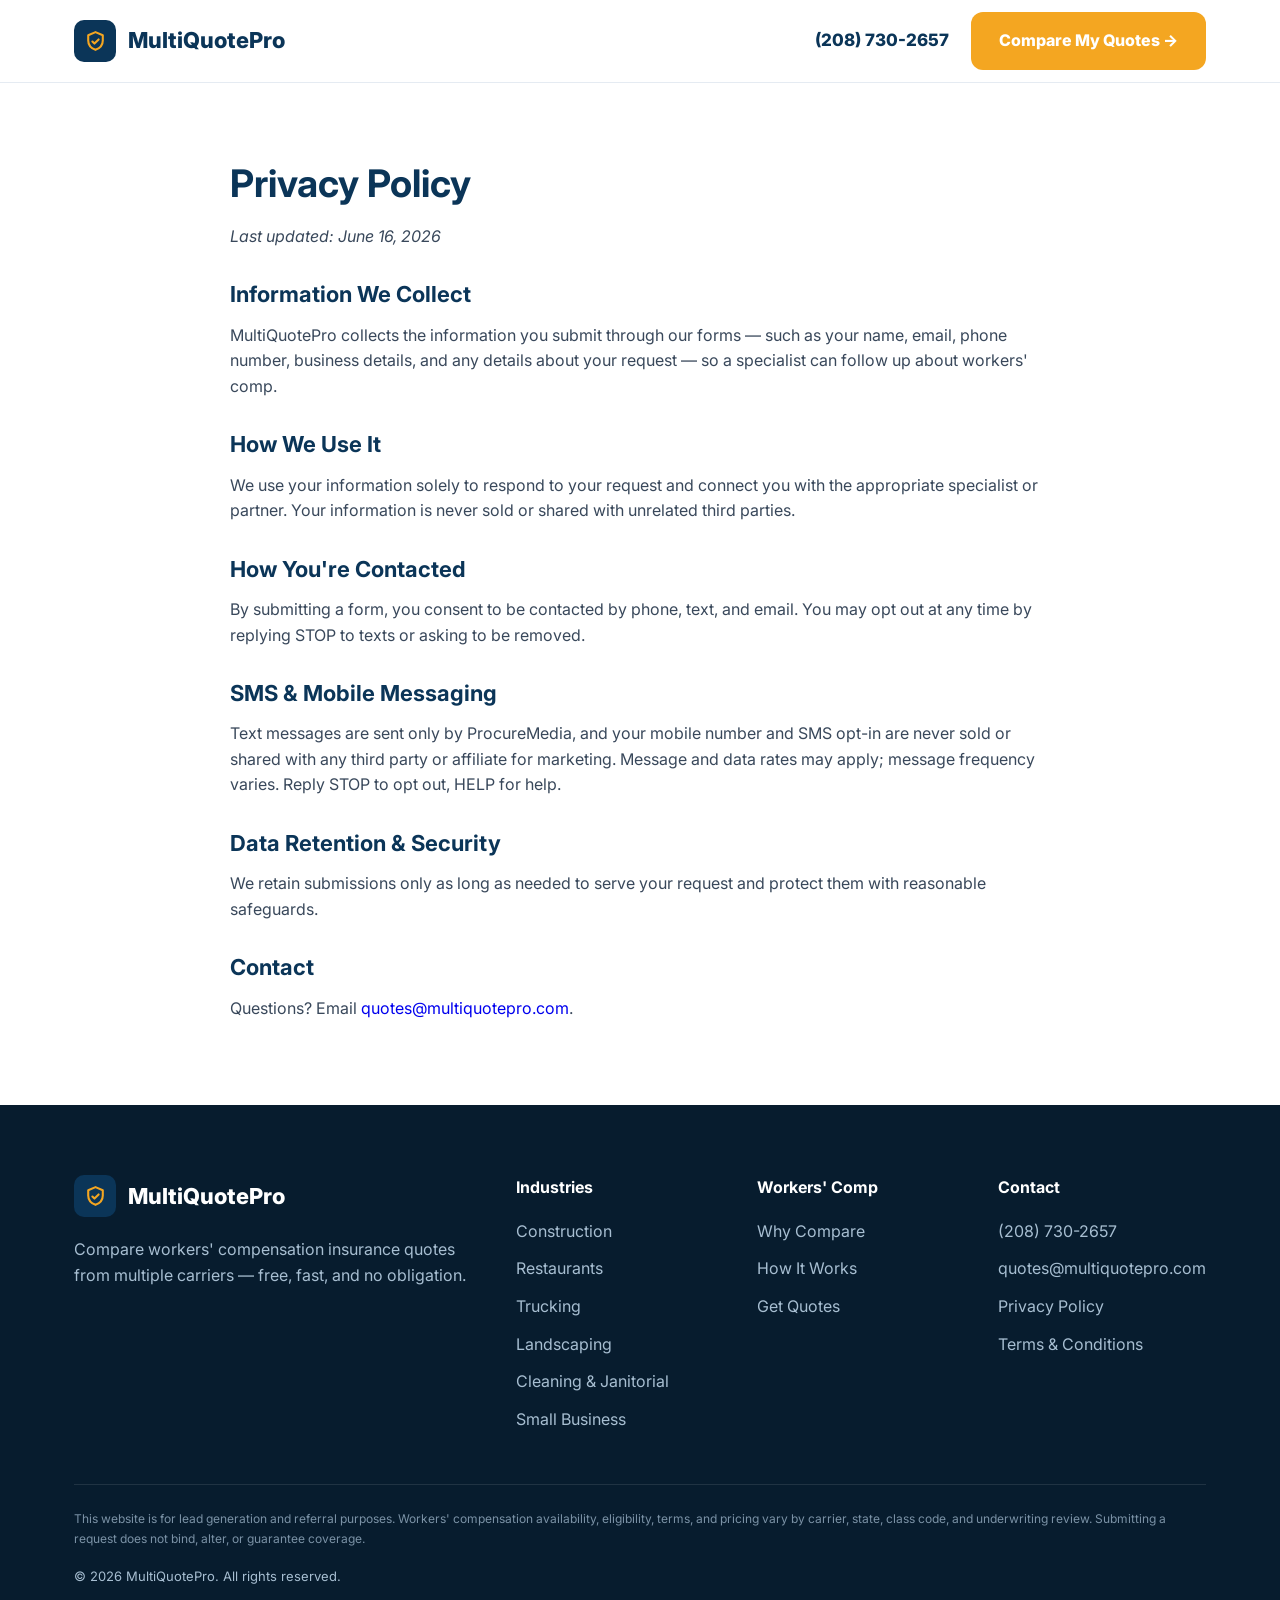
<file: privacy-policy.html>
<!DOCTYPE html>
<html lang="en">
<head>
<meta charset="UTF-8" />
<meta name="viewport" content="width=device-width, initial-scale=1.0" />
<title>Privacy Policy | MultiQuotePro</title>
<meta name="description" content="Privacy Policy for MultiQuotePro." />
<meta property="og:type" content="website" />
<meta property="og:site_name" content="MultiQuotePro" />
<meta property="og:title" content="Privacy Policy | MultiQuotePro" />
<meta property="og:description" content="Privacy Policy for MultiQuotePro." />
<meta property="og:url" content="https://multiquotepro.com/privacy-policy.html" />
<meta property="og:image" content="https://multiquotepro.com/og.png" />
<meta name="twitter:card" content="summary_large_image" />
<link rel="canonical" href="https://multiquotepro.com/privacy-policy.html" />
<meta name="robots" content="index, follow" />
<link rel="icon" type="image/svg+xml" href="/favicon.svg" />
<link rel="preconnect" href="https://fonts.googleapis.com">
<link rel="preconnect" href="https://fonts.gstatic.com" crossorigin>
<link href="https://fonts.googleapis.com/css2?family=Inter:wght@400;500;600;700;800&display=swap" rel="stylesheet">

<!-- Google tag (gtag.js) — GA4 + Google Ads (standard across all pages) -->
<script async src="https://www.googletagmanager.com/gtag/js?id=G-M279DR51PG"></script>
<script>
  window.dataLayer = window.dataLayer || [];
  function gtag(){dataLayer.push(arguments);}
  gtag('js', new Date());
  gtag('config', 'G-M279DR51PG');
  gtag('config', 'AW-17934471659');
</script>
<!-- Procure click-source capture: stores gclid/UTM on landing, attaches to the form -->
<script>
(function(){
  try{
    var qs = new URLSearchParams(window.location.search);
    var keys = ['gclid','gbraid','wbraid','utm_source','utm_medium','utm_campaign','utm_term','utm_content'];
    var store = {};
    try{ var c=(document.cookie.match(/(?:^|; )pm_attr=([^;]*)/)||[])[1]; if(c) store=JSON.parse(decodeURIComponent(c))||{}; }catch(e){ store={}; }
    var got=false;
    keys.forEach(function(k){ var v=qs.get(k); if(v){ store[k]=v; got=true; } });
    if(got || !store.landing){
      if(!store.landing) store.landing=window.location.pathname;
      if(!store.referrer) store.referrer=document.referrer||'';
      document.cookie='pm_attr='+encodeURIComponent(JSON.stringify(store))+'; path=/; max-age=7776000; SameSite=Lax';
    }
    function fill(){
      var f=document.querySelector('form'); if(!f) return;
      Object.keys(store).forEach(function(k){
        if(store[k] && !f.querySelector('[name="'+k+'"]')){
          var i=document.createElement('input'); i.type='hidden'; i.name=k; i.value=store[k]; f.appendChild(i);
        }
      });
    }
    if(document.readyState!=='loading') fill(); else document.addEventListener('DOMContentLoaded', fill);
  }catch(e){}
})();
</script>
<style>
:root{
  --navy:#0B3558;--navy-dark:#07253D;--gold:#F4A621;--gold-dark:#D88D13;
  --accent:#F4A621;--accent-dark:#D88D13;
  --light:#F7F9FC;--text:#142132;--muted:#6E7A8A;--line:#E5EBF2;
  --radius:18px;--shadow:0 12px 30px rgba(0,0,0,.08);--container:1180px;
}
*{margin:0;padding:0;box-sizing:border-box;}
html{scroll-behavior:smooth;}
body{font-family:'Inter',sans-serif;color:var(--text);background:#fff;line-height:1.6;}
.container{width:100%;max-width:var(--container);margin:auto;padding:0 24px;}
a{text-decoration:none;}
img{max-width:100%;}
.top-bar{background:var(--navy-dark);color:#C7D8E7;text-align:center;font-size:13px;font-weight:600;padding:9px 16px;}
.nav{position:sticky;top:0;z-index:999;background:rgba(255,255,255,.96);backdrop-filter:blur(10px);border-bottom:1px solid var(--line);}
.nav-inner{height:82px;display:flex;align-items:center;justify-content:space-between;}
.logo{display:flex;align-items:center;gap:12px;font-weight:800;color:var(--navy);font-size:22px;}
.logo-box{width:42px;height:42px;border-radius:10px;background:var(--navy);display:flex;align-items:center;justify-content:center;color:var(--gold);}
.logo-box svg{width:25px;height:25px;}
.nav-right{display:flex;align-items:center;gap:22px;}
.nav-phone{font-weight:800;color:var(--navy);font-size:17px;white-space:nowrap;}
.btn{display:inline-flex;align-items:center;justify-content:center;gap:10px;padding:16px 28px;border-radius:12px;font-weight:800;transition:.2s ease;cursor:pointer;border:none;}
.btn-primary{background:var(--accent);color:#fff;}
.btn-primary:hover{background:var(--accent-dark);transform:translateY(-2px);}
.hero{background:radial-gradient(1100px 480px at 78% -10%, rgba(0,0,0,.10), transparent 60%), linear-gradient(160deg,var(--navy) 0%, var(--navy-dark) 100%);color:#fff;padding:90px 0;}
.hero--photo .hero-title,.hero--photo .hero p,.hero--photo .hero-points div,.hero--photo .trust-line,.hero--photo .mini-proof{text-shadow:0 1px 16px rgba(3,12,24,.55);}
.hero-grid{display:grid;grid-template-columns:1fr .95fr;gap:56px;align-items:start;}
.eyebrow{display:inline-block;background:rgba(244,166,33,.16);color:var(--gold);padding:8px 16px;border-radius:999px;font-size:12px;font-weight:700;letter-spacing:1px;text-transform:uppercase;}
.hero-title{font-size:clamp(38px,4.6vw,60px);line-height:1.08;font-weight:800;letter-spacing:-1.5px;margin:22px 0;max-width:720px;}
.highlight{color:var(--gold);}
.hero p{font-size:20px;color:#D3DCE7;max-width:700px;}
.mini-proof{margin-top:16px;font-size:13px;line-height:1.6;color:#C7D8E7;font-weight:500;opacity:.92;}
.hero-points{margin:28px 0;display:grid;grid-template-columns:repeat(2,minmax(0,1fr));gap:14px 22px;max-width:640px;}
.hero-points div{display:flex;align-items:flex-start;gap:12px;color:#fff;font-size:16px;}
.hero-points span{color:var(--gold);font-weight:800;}
.hero-ba{background:rgba(255,255,255,.05);border:1px solid rgba(255,255,255,.13);border-radius:16px;padding:12px;margin-bottom:28px;max-width:560px;}
.hero-ba-head{display:flex;flex-direction:column;gap:2px;margin:2px 4px 11px;}
.hero-ba-title{display:flex;align-items:center;gap:9px;color:#fff;font-weight:800;font-size:16px;letter-spacing:-.2px;}
.hero-ba-title b{color:var(--gold);font-size:18px;line-height:1;}
.hero-ba-sub{color:#AEBED0;font-size:12.5px;}
.hero-ba-imgs{display:grid;grid-template-columns:1fr 1fr;gap:8px;}
.hero-ba-fig{position:relative;border-radius:10px;overflow:hidden;margin:0;}
.hero-ba-fig img{display:block;width:100%;height:auto;aspect-ratio:4/3;object-fit:cover;}
.hero-ba-tag{position:absolute;top:8px;left:8px;font-size:10px;font-weight:800;text-transform:uppercase;letter-spacing:.04em;color:#fff;padding:4px 9px;border-radius:999px;box-shadow:0 3px 8px rgba(0,0,0,.3);}
.trust-line{margin:8px 0 26px;font-size:14px;color:#C7D8E7;font-weight:500;}
.form-card{background:#fff;border-radius:var(--radius);box-shadow:var(--shadow);color:var(--text);overflow:hidden;}
.form-head{background:var(--accent);color:#fff;padding:24px 32px;}
.form-head h3{font-size:25px;line-height:1.12;margin-bottom:6px;color:#fff;}
.form-head p{color:rgba(255,255,255,.9);font-size:14px;}
.form-body{padding:28px 32px 32px;}
.form-stats{display:flex;border:1px solid var(--line);border-radius:10px;overflow:hidden;margin-bottom:20px;}
.form-stat{flex:1;text-align:center;padding:10px 8px;border-right:1px solid var(--line);}
.form-stat:last-child{border-right:none;}
.form-stat strong{display:block;font-size:18px;font-weight:800;color:var(--navy);line-height:1.2;}
.form-stat span{font-size:10px;text-transform:uppercase;letter-spacing:.6px;color:var(--muted);font-weight:600;}
.form-stat--hl{background:rgba(225,29,42,.05);}
.form-stat--hl strong{color:var(--accent);font-size:21px;}
.form-stat--strike strong{color:#9aa6b2;text-decoration:line-through;text-decoration-color:#c2ccd6;}
.stats-kicker{font-size:11px;font-weight:800;text-transform:uppercase;letter-spacing:1.5px;color:var(--accent);text-align:center;margin-bottom:8px;}
.form-grid{display:grid;grid-template-columns:1fr 1fr;gap:14px;}
.form-grid .full{grid-column:1/-1;}
.field-label{display:block;font-size:12px;font-weight:700;color:var(--navy);margin-bottom:6px;}
.submit-btn{width:100%;display:flex;justify-content:center;margin-top:6px;padding:18px 24px;font-size:18px;}
input,select,textarea{width:100%;padding:14px;border-radius:12px;border:1px solid var(--line);font-size:15px;font-family:inherit;background:#fff;}
textarea{min-height:84px;resize:vertical;}
input:focus,select:focus,textarea:focus{outline:none;border-color:var(--navy);}
.secondary-label{font-size:13px;color:var(--muted);margin:18px 0 10px;}
.secondary-services-grid{display:grid;grid-template-columns:1fr 1fr;gap:8px 18px;margin-bottom:18px;}
.secondary-services-grid label{display:flex;align-items:center;gap:8px;font-size:13px;font-weight:500;color:var(--muted);cursor:pointer;}
.secondary-services-grid input{width:14px;height:14px;margin:0;}
.privacy-note{display:block;margin-top:10px;font-size:12px;color:#8A97A5;text-align:center;}
.tcpa{display:block;width:100%;margin-top:16px;font-size:11px;line-height:1.5;color:#7B8794;text-align:left;}
.tcpa a{color:#7B8794;text-decoration:underline;}
.stats{background:var(--navy);padding:40px 0;}
.stats-grid{display:grid;grid-template-columns:repeat(4,1fr);gap:30px;text-align:center;}
.stat h2{color:#fff;font-size:38px;font-weight:800;}
.stat h2 span{color:var(--gold);}
.stat p{color:#BFD0E0;text-transform:uppercase;letter-spacing:1px;font-size:12px;font-weight:700;margin-top:8px;}
.section{padding:90px 0;}
.how-section{background:#f5f8fb;}
.section-head{text-align:center;max-width:820px;margin:auto auto 60px;}
.section-head h2{font-size:clamp(32px,4vw,52px);line-height:1.1;margin:18px 0;}
.section-head p{color:var(--muted);font-size:18px;}
.review-grid{display:grid;grid-template-columns:repeat(3,1fr);gap:28px;}
.review-card{background:#fff;border:1px solid var(--line);border-radius:20px;padding:34px;box-shadow:var(--shadow);transition:.2s ease;}
.review-card:hover{transform:translateY(-4px);}
.review-icon{width:58px;height:58px;border-radius:16px;background:#F4F7FB;display:flex;align-items:center;justify-content:center;font-size:26px;margin-bottom:22px;}
.review-card h3{font-size:23px;line-height:1.2;margin-bottom:14px;color:var(--navy-dark);}
.review-card p{color:var(--muted);line-height:1.7;font-size:16px;}
.seg-grid{display:grid;grid-template-columns:1fr 1fr;gap:16px;max-width:920px;margin:0 auto;}
.seg-item{background:#fff;border:1px solid var(--line);border-radius:14px;padding:18px 20px;display:flex;gap:12px;align-items:flex-start;box-shadow:0 8px 18px rgba(16,32,51,.04);}
.seg-item .check{color:var(--gold);font-weight:900;font-size:18px;}
.seg-item strong{display:block;color:var(--navy);margin-bottom:2px;}
.seg-item span{color:var(--muted);font-size:14px;}
.how-grid{display:grid;grid-template-columns:repeat(3,1fr);gap:26px;margin-top:40px;}
.how-card{position:relative;background:#fff;border:1px solid #dfe7f0;border-radius:18px;padding:48px 28px 32px;box-shadow:0 8px 24px rgba(0,0,0,.05);}
.step-badge{position:absolute;top:-18px;left:28px;background:var(--navy);color:#fff;font-weight:800;padding:7px 14px;border-radius:8px;font-size:14px;}
.how-icon{width:54px;height:54px;border-radius:14px;background:#eef4fa;display:flex;align-items:center;justify-content:center;font-size:24px;margin-bottom:22px;}
.how-card h3{font-size:22px;margin-bottom:12px;color:var(--navy-dark);}
.how-card p{color:#435269;font-size:16px;line-height:1.7;}
.faq{max-width:900px;margin:0 auto;display:grid;gap:14px;}
.faq-item{border:1px solid var(--line);border-radius:14px;padding:22px 24px;background:#fff;}
.faq-item h3{color:var(--navy);margin-bottom:6px;font-size:19px;}
.faq-item p{color:var(--muted);}
.final-cta{background:var(--navy);padding:90px 20px;text-align:center;}
.cta-box{max-width:820px;margin:0 auto;}
.final-cta h2{color:#fff;font-size:clamp(34px,4.4vw,56px);line-height:1.1;margin:24px 0;}
.final-cta p{color:#d7e4ef;font-size:22px;line-height:1.6;margin-bottom:34px;}
.final-cta .btn{padding:18px 34px;font-size:18px;margin-top:10px;}
footer{background:#071C2E;color:#A7BED1;padding:70px 0 30px;}
.footer-grid{display:grid;grid-template-columns:2fr 1fr 1fr 1fr;gap:40px;margin-bottom:40px;}
footer h4{color:#fff;margin-bottom:18px;}
footer a{color:#A7BED1;display:block;margin-bottom:12px;}
.footer-disclaimer{border-top:1px solid rgba(255,255,255,.1);padding-top:24px;font-size:12px;line-height:1.6;color:#7B92A6;margin-bottom:18px;}
.footer-bottom{font-size:13px;}
.article{max-width:820px;margin:0 auto;padding:70px 0;}
.article h1{font-size:clamp(30px,4vw,46px);color:var(--navy);line-height:1.12;margin-bottom:18px;}
.article .lede{font-size:19px;color:var(--muted);margin-bottom:30px;}
.article h2{color:var(--navy);font-size:26px;margin:34px 0 12px;}
.article p{color:#39485B;font-size:17px;margin-bottom:16px;}
.article .back{display:inline-block;margin-top:30px;font-weight:700;color:var(--accent);}
.legal{max-width:820px;margin:0 auto;padding:70px 0;}
.legal h1{font-size:38px;color:var(--navy);margin-bottom:10px;}
.legal h2{color:var(--navy);font-size:22px;margin:28px 0 10px;}
.legal p{color:#39485B;margin-bottom:14px;}
.thanks{max-width:680px;margin:0 auto;padding:110px 24px;text-align:center;}
.thanks .badge{width:84px;height:84px;border-radius:50%;background:rgba(244,166,33,.15);color:var(--accent);display:flex;align-items:center;justify-content:center;font-size:40px;margin:0 auto 26px;}
.thanks h1{font-size:40px;color:var(--navy);margin-bottom:16px;}
.thanks p{font-size:19px;color:var(--muted);margin-bottom:14px;}
@media(max-width:980px){
.hero-grid,.review-grid,.how-grid,.footer-grid,.stats-grid,.seg-grid,.ba-grid{grid-template-columns:1fr;}
.form-grid{grid-template-columns:1fr;}
.hero-points{grid-template-columns:1fr;}
.form-stats{flex-wrap:wrap;}
.form-stat{flex:1 1 45%;}
}
@media(max-width:640px){.nav-phone{display:none;}}
.results{background:#fff;}
.ba-grid{display:grid;grid-template-columns:1fr 1fr;gap:24px;max-width:1040px;margin:0 auto;}
.ba-card{position:relative;border-radius:18px;overflow:hidden;box-shadow:var(--shadow);border:1px solid var(--line);background:#fff;}
.ba-card img{display:block;width:100%;height:auto;aspect-ratio:4/3;object-fit:cover;}
.ba-tag{position:absolute;top:14px;left:14px;font-size:13px;font-weight:800;letter-spacing:.04em;text-transform:uppercase;color:#fff;padding:7px 14px;border-radius:999px;box-shadow:0 4px 12px rgba(0,0,0,.28);}
.ba-before{background:#6b7280;}
.ba-after{background:var(--gold);color:var(--navy);}
.ba-cap{padding:16px 18px;color:var(--muted);font-size:15px;text-align:center;}
.ba-video{max-width:1040px;margin:38px auto 0;border-radius:18px;overflow:hidden;box-shadow:var(--shadow);background:#000;}
.ba-video video{display:block;width:100%;height:auto;aspect-ratio:16/9;background:#000;}
.ba-vcap{text-align:center;color:var(--muted);font-size:15px;margin-top:16px;}
.trust-strip{display:flex;flex-wrap:wrap;gap:8px;justify-content:center;margin-top:14px;}
.tbadge{display:inline-flex;align-items:center;gap:6px;font-size:11px;font-weight:700;color:#5B6B7C;background:#F4F7FB;border:1px solid #E5EBF2;border-radius:999px;padding:5px 11px;white-space:nowrap;}
.carriers{padding:44px 0;background:#fff;border-top:1px solid var(--line);border-bottom:1px solid var(--line);}
.carriers-label{text-align:center;font-size:11px;font-weight:700;letter-spacing:1.4px;text-transform:uppercase;color:var(--muted);margin-bottom:28px;}
.carriers-grid{display:flex;flex-wrap:wrap;align-items:center;justify-content:center;gap:24px 48px;}
.carriers-grid img{height:44px;width:auto;opacity:.72;filter:grayscale(25%);transition:.25s ease;}
.carriers-grid img:hover{opacity:1;filter:grayscale(0%);}
@media(max-width:640px){.carriers-grid img{height:32px;}.carriers-grid{gap:18px 28px;}}
.blog-grid{display:grid;grid-template-columns:repeat(3,1fr);gap:24px;margin-top:20px;}
.blog-card{background:#fff;border:1px solid var(--line);border-radius:16px;padding:28px;box-shadow:0 8px 20px rgba(0,0,0,.05);display:flex;flex-direction:column;gap:10px;}
.blog-card-tag{display:inline-block;font-size:10px;font-weight:700;letter-spacing:1.2px;text-transform:uppercase;color:var(--accent);background:rgba(0,0,0,.06);padding:4px 10px;border-radius:999px;}
.blog-card h2{font-size:19px;color:var(--navy);line-height:1.25;margin:0;}
.blog-card p{color:var(--muted);font-size:14px;flex:1;}
.blog-card-date{font-size:12px;color:var(--muted);font-weight:500;}
.blog-card .read-more{font-size:14px;font-weight:700;color:var(--accent);}
.article-meta{display:flex;align-items:center;gap:12px;flex-wrap:wrap;margin-bottom:16px;}
.article-breadcrumb{font-size:13px;color:var(--muted);margin-bottom:24px;}
.article-cta-box{margin-top:44px;padding:32px;background:var(--light);border-radius:16px;border:1px solid var(--line);}
.article-cta-box h3{color:var(--navy);font-size:22px;margin-bottom:8px;}
.article-cta-box p{color:var(--muted);margin-bottom:20px;}
@media(max-width:980px){.blog-grid{grid-template-columns:1fr;}}
.ms-progress{display:flex;align-items:center;margin-bottom:22px;}
.ms-dot{width:30px;height:30px;border-radius:50%;background:var(--line);color:var(--muted);display:flex;align-items:center;justify-content:center;font-size:11px;font-weight:800;flex-shrink:0;transition:.2s;}
.ms-dot.ms-active{background:var(--accent);color:#fff;}
.ms-dot.ms-done{background:var(--navy);color:#fff;}
.ms-line{flex:1;height:2px;background:var(--line);transition:.2s;}
.ms-line.ms-done{background:var(--navy);}
.ms-panel{display:none;}
.ms-panel.ms-active{display:block;}
.ms-q{font-size:20px;font-weight:800;color:#142132;line-height:1.3;margin-bottom:6px;}
.ms-sub{font-size:14px;color:#4A5568;margin-bottom:4px;}
.ms-opts{display:grid;grid-template-columns:1fr 1fr;gap:10px;margin:14px 0 8px;}
.ms-opt{padding:13px 14px;border:2px solid var(--line);border-radius:12px;font-size:14px;font-weight:600;color:var(--navy);cursor:pointer;text-align:left;background:#fff;transition:.15s;line-height:1.3;width:100%;}
.ms-opt:hover,.ms-opt.ms-sel{border-color:var(--accent);background:rgba(244,166,33,.08);}
.ms-back-btn{background:none;border:none;font-size:13px;color:var(--muted);font-weight:600;cursor:pointer;padding:0;margin-top:12px;display:inline-block;}
.ms-back-btn:hover{color:var(--navy);}
@media(max-width:500px){.ms-opts{grid-template-columns:1fr;}}
</style>
<script type="application/ld+json">{"@context":"https://schema.org","@type":"Organization","name":"MultiQuotePro","url":"https://multiquotepro.com/","telephone":"(208) 730-2657","areaServed":"US","logo":"https://multiquotepro.com/og.png"}</script>
</head>
<body>
<header class="nav">
<div class="container nav-inner">
<a href="/" class="logo">
<div class="logo-box"><svg viewBox="0 0 24 24" fill="none" stroke="currentColor" stroke-width="2" stroke-linecap="round" stroke-linejoin="round"><path d="M12 3l7 3v5c0 4.5-3 7.5-7 9-4-1.5-7-4.5-7-9V6z"/><path d="M9 12l2 2 4-4"/></svg></div>
MultiQuotePro
</a>
<div class="nav-right">
<a href="tel:12087302657" class="nav-phone">(208) 730-2657</a>
<a href="#form" class="btn btn-primary">Compare My Quotes →</a>
</div>
</div>
</header>
<div class="legal container">
<h1>Privacy Policy</h1>
<p><em>Last updated: June 16, 2026</em></p>
<h2>Information We Collect</h2><p>MultiQuotePro collects the information you submit through our forms — such as your name, email, phone number, business details, and any details about your request — so a specialist can follow up about workers' comp.</p>
<h2>How We Use It</h2><p>We use your information solely to respond to your request and connect you with the appropriate specialist or partner. Your information is never sold or shared with unrelated third parties.</p>
<h2>How You're Contacted</h2><p>By submitting a form, you consent to be contacted by phone, text, and email. You may opt out at any time by replying STOP to texts or asking to be removed.</p>
<h2>SMS &amp; Mobile Messaging</h2><p>Text messages are sent only by ProcureMedia, and your mobile number and SMS opt-in are never sold or shared with any third party or affiliate for marketing. Message and data rates may apply; message frequency varies. Reply STOP to opt out, HELP for help.</p>
<h2>Data Retention &amp; Security</h2><p>We retain submissions only as long as needed to serve your request and protect them with reasonable safeguards.</p>
<h2>Contact</h2><p>Questions? Email <a href="mailto:quotes@multiquotepro.com">quotes@multiquotepro.com</a>.</p>
</div>
<footer id="contact">
<div class="container">
<div class="footer-grid">
<div>
<div class="logo" style="color:#fff;margin-bottom:20px">
<div class="logo-box"><svg viewBox="0 0 24 24" fill="none" stroke="currentColor" stroke-width="2" stroke-linecap="round" stroke-linejoin="round"><path d="M12 3l7 3v5c0 4.5-3 7.5-7 9-4-1.5-7-4.5-7-9V6z"/><path d="M9 12l2 2 4-4"/></svg></div>
MultiQuotePro
</div>
<p>Compare workers' compensation insurance quotes from multiple carriers — free, fast, and no obligation.</p>
</div>
<div>
<h4>Industries</h4>
<a href="/construction-workers-comp.html">Construction</a>
<a href="/restaurant-workers-comp.html">Restaurants</a>
<a href="/trucking-workers-comp.html">Trucking</a>
<a href="/landscaping-workers-comp.html">Landscaping</a>
<a href="/cleaning-workers-comp.html">Cleaning &amp; Janitorial</a>
<a href="/small-business-workers-comp.html">Small Business</a>
</div>
<div>
<h4>Workers' Comp</h4>
<a href="/#services">Why Compare</a>
<a href="/#services">How It Works</a>
<a href="/#form">Get Quotes</a>
</div>
<div>
<h4>Contact</h4>
<a href="tel:12087302657">(208) 730-2657</a>
<a href="mailto:quotes@multiquotepro.com">quotes@multiquotepro.com</a>
<a href="/privacy-policy.html">Privacy Policy</a>
<a href="/terms.html">Terms &amp; Conditions</a>
</div>
</div>
<div class="footer-disclaimer">This website is for lead generation and referral purposes. Workers' compensation availability, eligibility, terms, and pricing vary by carrier, state, class code, and underwriting review. Submitting a request does not bind, alter, or guarantee coverage.</div>
<div class="footer-bottom">© 2026 MultiQuotePro. All rights reserved.</div>
</div>
</footer>
</body>
</html>
</file>
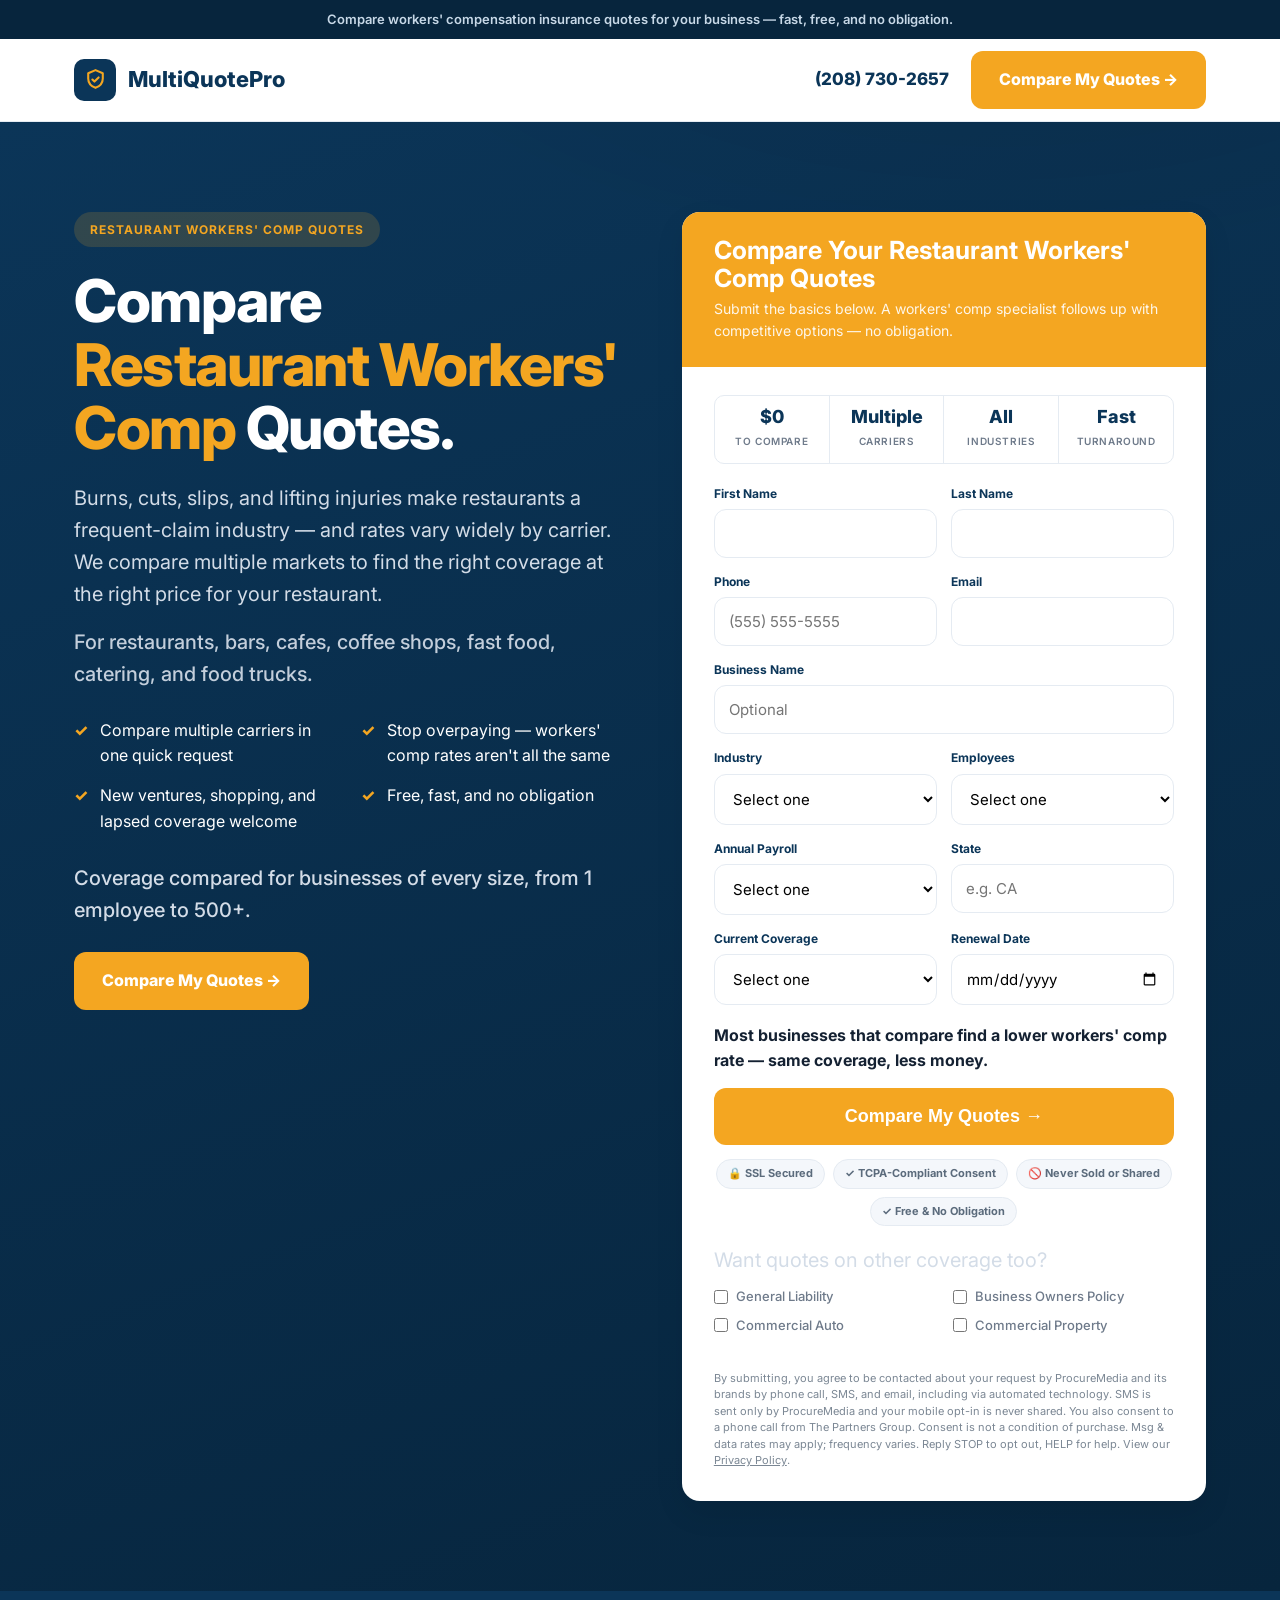
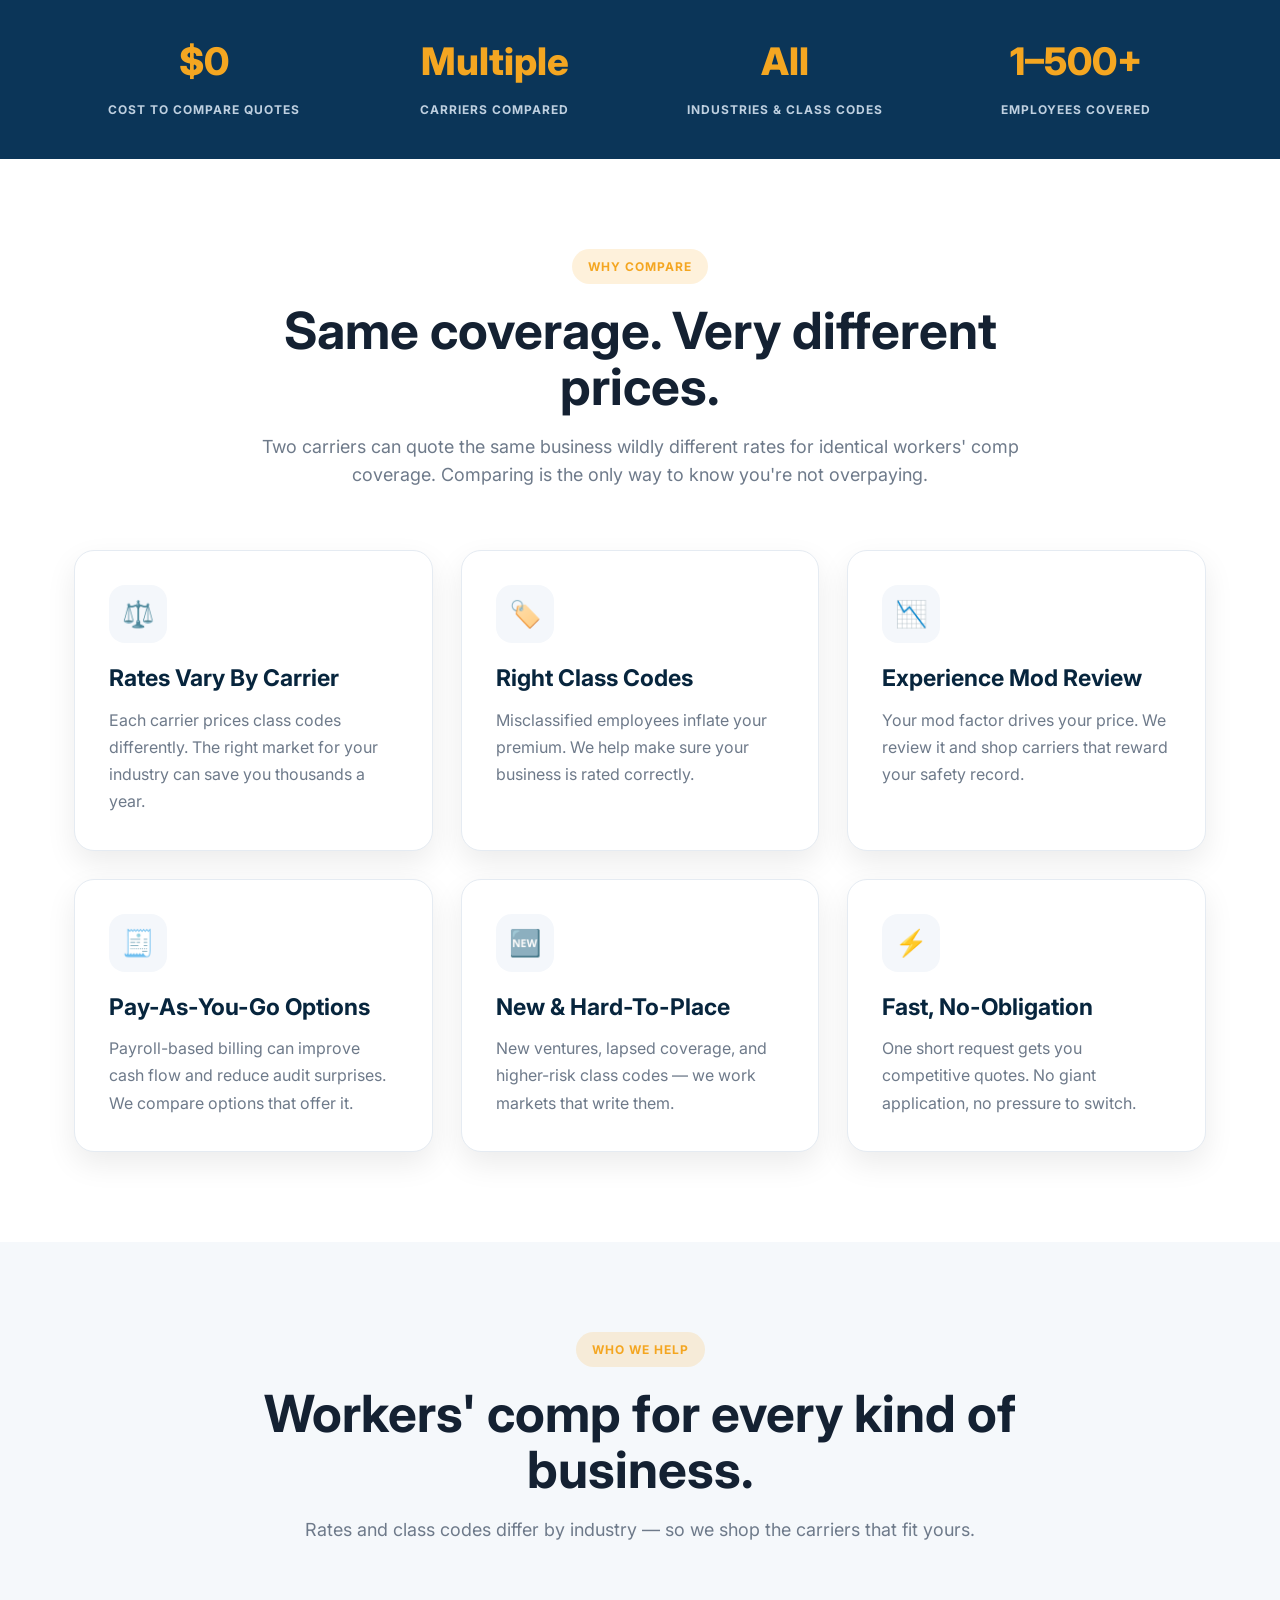
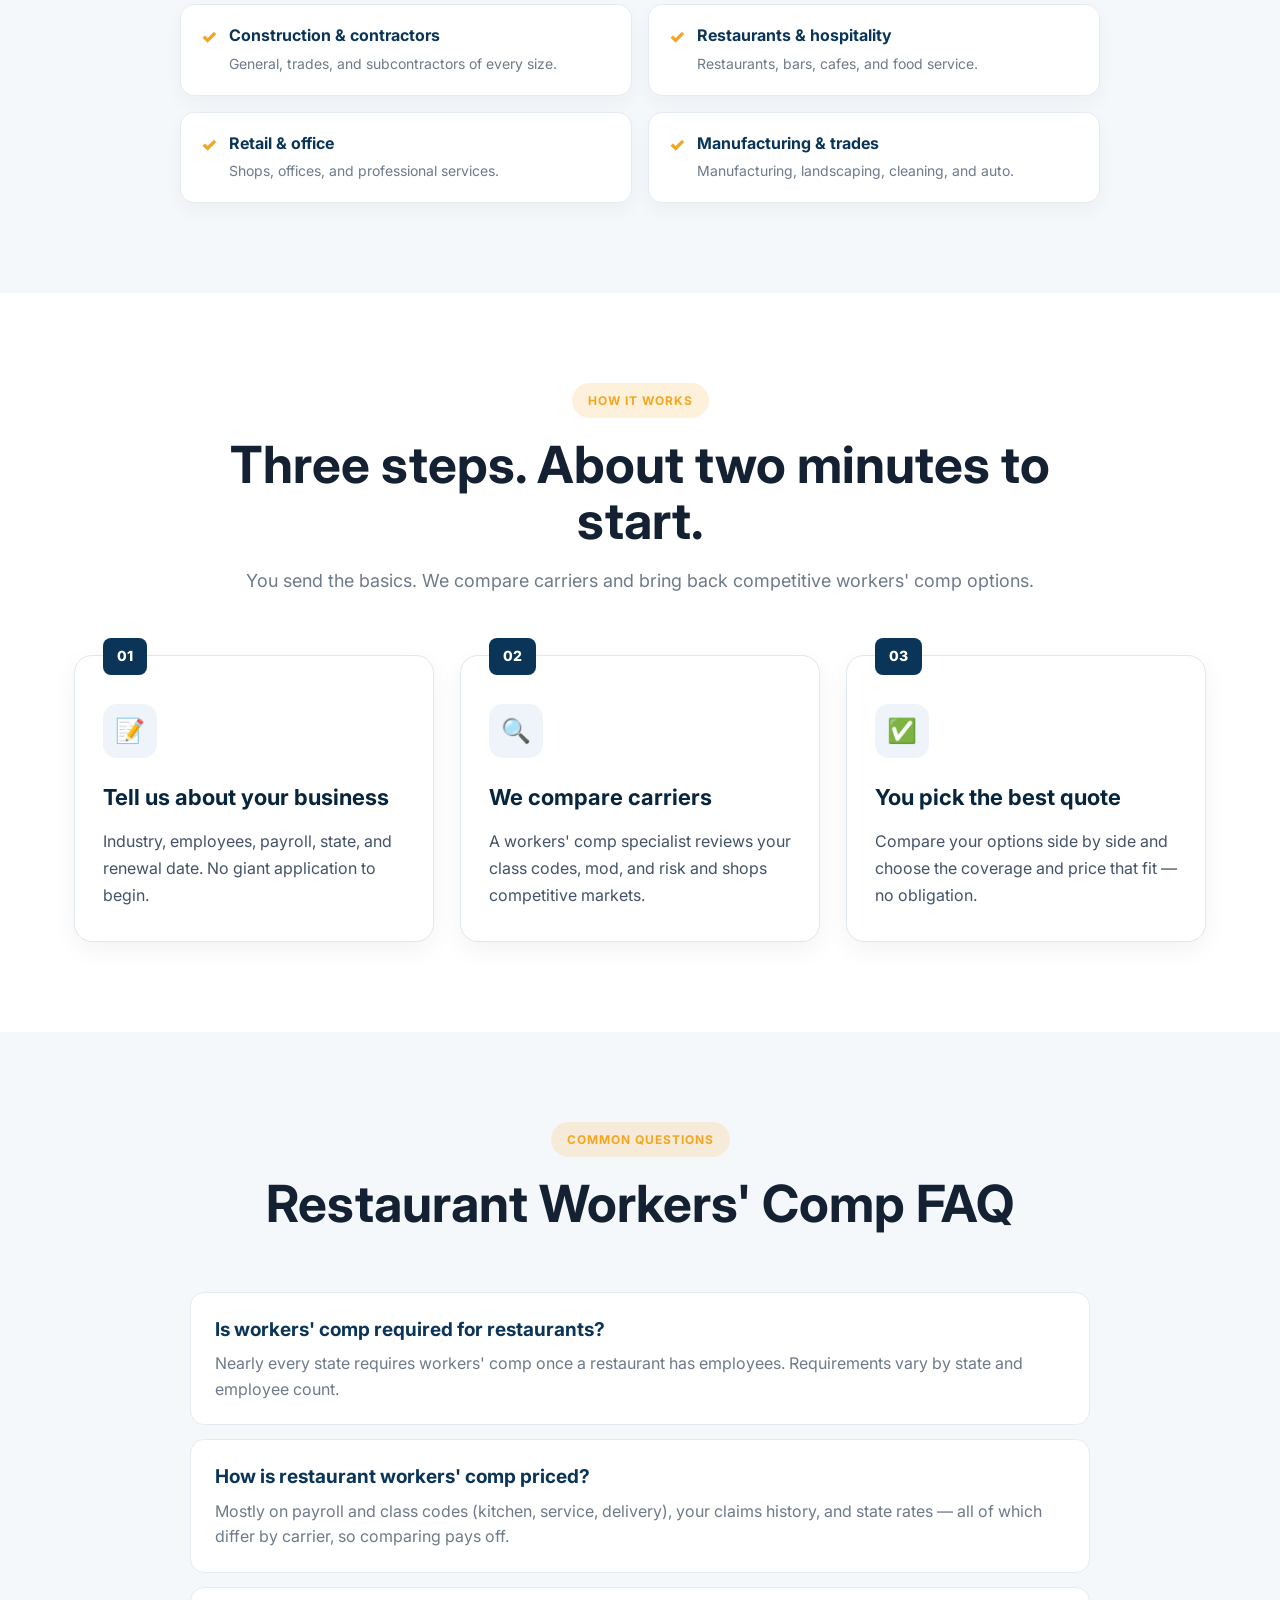
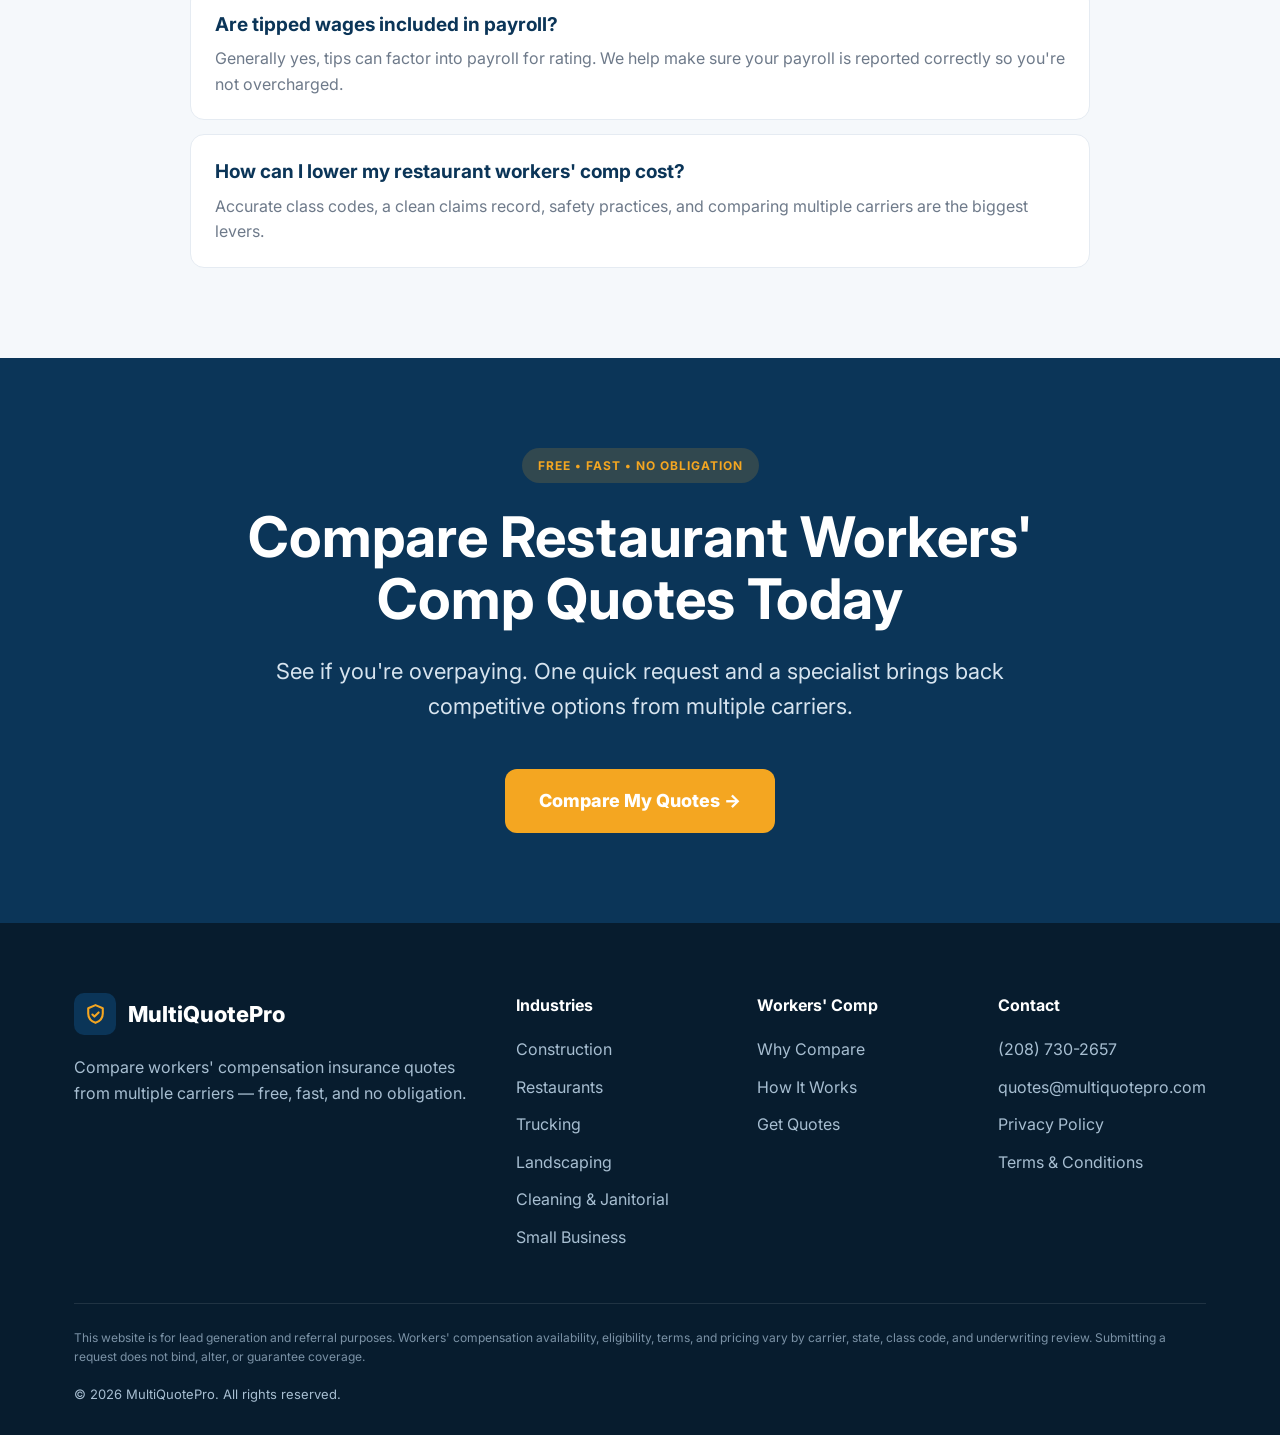
<file: restaurant-workers-comp.html>
<!DOCTYPE html>
<html lang="en">
<head>
<meta charset="UTF-8" />
<meta name="viewport" content="width=device-width, initial-scale=1.0" />
<title>Restaurant Workers' Comp Insurance | MultiQuotePro</title>
<meta name="description" content="Compare restaurant workers' compensation insurance quotes from multiple carriers. Coverage for restaurants, bars, cafes, fast food, catering, and food trucks. Free, fast, no obligation." />
<meta property="og:type" content="website" />
<meta property="og:site_name" content="MultiQuotePro" />
<meta property="og:title" content="Restaurant Workers' Comp Insurance | MultiQuotePro" />
<meta property="og:description" content="Compare restaurant workers' compensation insurance quotes from multiple carriers. Coverage for restaurants, bars, cafes, fast food, catering, and food trucks. Free, fast, no obligation." />
<meta property="og:url" content="https://multiquotepro.com/restaurant-workers-comp.html" />
<meta property="og:image" content="https://multiquotepro.com/og.png" />
<meta name="twitter:card" content="summary_large_image" />
<link rel="canonical" href="https://multiquotepro.com/restaurant-workers-comp.html" />
<meta name="robots" content="index, follow" />
<link rel="icon" type="image/svg+xml" href="/favicon.svg" />
<link rel="preconnect" href="https://fonts.googleapis.com">
<link rel="preconnect" href="https://fonts.gstatic.com" crossorigin>
<link href="https://fonts.googleapis.com/css2?family=Inter:wght@400;500;600;700;800&display=swap" rel="stylesheet">

<!-- Google tag (gtag.js) — GA4 + Google Ads (standard across all pages) -->
<script async src="https://www.googletagmanager.com/gtag/js?id=G-M279DR51PG"></script>
<script>
  window.dataLayer = window.dataLayer || [];
  function gtag(){dataLayer.push(arguments);}
  gtag('js', new Date());
  gtag('config', 'G-M279DR51PG');
  gtag('config', 'AW-17934471659');
</script>
<!-- Procure click-source capture: stores gclid/UTM on landing, attaches to the form -->
<script>
(function(){
  try{
    var qs = new URLSearchParams(window.location.search);
    var keys = ['gclid','gbraid','wbraid','utm_source','utm_medium','utm_campaign','utm_term','utm_content'];
    var store = {};
    try{ var c=(document.cookie.match(/(?:^|; )pm_attr=([^;]*)/)||[])[1]; if(c) store=JSON.parse(decodeURIComponent(c))||{}; }catch(e){ store={}; }
    var got=false;
    keys.forEach(function(k){ var v=qs.get(k); if(v){ store[k]=v; got=true; } });
    if(got || !store.landing){
      if(!store.landing) store.landing=window.location.pathname;
      if(!store.referrer) store.referrer=document.referrer||'';
      document.cookie='pm_attr='+encodeURIComponent(JSON.stringify(store))+'; path=/; max-age=7776000; SameSite=Lax';
    }
    function fill(){
      var f=document.querySelector('form'); if(!f) return;
      Object.keys(store).forEach(function(k){
        if(store[k] && !f.querySelector('[name="'+k+'"]')){
          var i=document.createElement('input'); i.type='hidden'; i.name=k; i.value=store[k]; f.appendChild(i);
        }
      });
    }
    if(document.readyState!=='loading') fill(); else document.addEventListener('DOMContentLoaded', fill);
  }catch(e){}
})();
</script>
<style>
:root{
  --navy:#0B3558;--navy-dark:#07253D;--gold:#F4A621;--gold-dark:#D88D13;
  --accent:#F4A621;--accent-dark:#D88D13;
  --light:#F7F9FC;--text:#142132;--muted:#6E7A8A;--line:#E5EBF2;
  --radius:18px;--shadow:0 12px 30px rgba(0,0,0,.08);--container:1180px;
}
*{margin:0;padding:0;box-sizing:border-box;}
html{scroll-behavior:smooth;}
body{font-family:'Inter',sans-serif;color:var(--text);background:#fff;line-height:1.6;}
.container{width:100%;max-width:var(--container);margin:auto;padding:0 24px;}
a{text-decoration:none;}
img{max-width:100%;}
.top-bar{background:var(--navy-dark);color:#C7D8E7;text-align:center;font-size:13px;font-weight:600;padding:9px 16px;}
.nav{position:sticky;top:0;z-index:999;background:rgba(255,255,255,.96);backdrop-filter:blur(10px);border-bottom:1px solid var(--line);}
.nav-inner{height:82px;display:flex;align-items:center;justify-content:space-between;}
.logo{display:flex;align-items:center;gap:12px;font-weight:800;color:var(--navy);font-size:22px;}
.logo-box{width:42px;height:42px;border-radius:10px;background:var(--navy);display:flex;align-items:center;justify-content:center;color:var(--gold);}
.logo-box svg{width:25px;height:25px;}
.nav-right{display:flex;align-items:center;gap:22px;}
.nav-phone{font-weight:800;color:var(--navy);font-size:17px;white-space:nowrap;}
.btn{display:inline-flex;align-items:center;justify-content:center;gap:10px;padding:16px 28px;border-radius:12px;font-weight:800;transition:.2s ease;cursor:pointer;border:none;}
.btn-primary{background:var(--accent);color:#fff;}
.btn-primary:hover{background:var(--accent-dark);transform:translateY(-2px);}
.hero{background:radial-gradient(1100px 480px at 78% -10%, rgba(0,0,0,.10), transparent 60%), linear-gradient(160deg,var(--navy) 0%, var(--navy-dark) 100%);color:#fff;padding:90px 0;}
.hero--photo .hero-title,.hero--photo .hero p,.hero--photo .hero-points div,.hero--photo .trust-line,.hero--photo .mini-proof{text-shadow:0 1px 16px rgba(3,12,24,.55);}
.hero-grid{display:grid;grid-template-columns:1fr .95fr;gap:56px;align-items:start;}
.eyebrow{display:inline-block;background:rgba(244,166,33,.16);color:var(--gold);padding:8px 16px;border-radius:999px;font-size:12px;font-weight:700;letter-spacing:1px;text-transform:uppercase;}
.hero-title{font-size:clamp(38px,4.6vw,60px);line-height:1.08;font-weight:800;letter-spacing:-1.5px;margin:22px 0;max-width:720px;}
.highlight{color:var(--gold);}
.hero p{font-size:20px;color:#D3DCE7;max-width:700px;}
.mini-proof{margin-top:16px;font-size:13px;line-height:1.6;color:#C7D8E7;font-weight:500;opacity:.92;}
.hero-points{margin:28px 0;display:grid;grid-template-columns:repeat(2,minmax(0,1fr));gap:14px 22px;max-width:640px;}
.hero-points div{display:flex;align-items:flex-start;gap:12px;color:#fff;font-size:16px;}
.hero-points span{color:var(--gold);font-weight:800;}
.hero-ba{background:rgba(255,255,255,.05);border:1px solid rgba(255,255,255,.13);border-radius:16px;padding:12px;margin-bottom:28px;max-width:560px;}
.hero-ba-head{display:flex;flex-direction:column;gap:2px;margin:2px 4px 11px;}
.hero-ba-title{display:flex;align-items:center;gap:9px;color:#fff;font-weight:800;font-size:16px;letter-spacing:-.2px;}
.hero-ba-title b{color:var(--gold);font-size:18px;line-height:1;}
.hero-ba-sub{color:#AEBED0;font-size:12.5px;}
.hero-ba-imgs{display:grid;grid-template-columns:1fr 1fr;gap:8px;}
.hero-ba-fig{position:relative;border-radius:10px;overflow:hidden;margin:0;}
.hero-ba-fig img{display:block;width:100%;height:auto;aspect-ratio:4/3;object-fit:cover;}
.hero-ba-tag{position:absolute;top:8px;left:8px;font-size:10px;font-weight:800;text-transform:uppercase;letter-spacing:.04em;color:#fff;padding:4px 9px;border-radius:999px;box-shadow:0 3px 8px rgba(0,0,0,.3);}
.trust-line{margin:8px 0 26px;font-size:14px;color:#C7D8E7;font-weight:500;}
.form-card{background:#fff;border-radius:var(--radius);box-shadow:var(--shadow);color:var(--text);overflow:hidden;}
.form-head{background:var(--accent);color:#fff;padding:24px 32px;}
.form-head h3{font-size:25px;line-height:1.12;margin-bottom:6px;color:#fff;}
.form-head p{color:rgba(255,255,255,.9);font-size:14px;}
.form-body{padding:28px 32px 32px;}
.form-stats{display:flex;border:1px solid var(--line);border-radius:10px;overflow:hidden;margin-bottom:20px;}
.form-stat{flex:1;text-align:center;padding:10px 8px;border-right:1px solid var(--line);}
.form-stat:last-child{border-right:none;}
.form-stat strong{display:block;font-size:18px;font-weight:800;color:var(--navy);line-height:1.2;}
.form-stat span{font-size:10px;text-transform:uppercase;letter-spacing:.6px;color:var(--muted);font-weight:600;}
.form-stat--hl{background:rgba(225,29,42,.05);}
.form-stat--hl strong{color:var(--accent);font-size:21px;}
.form-stat--strike strong{color:#9aa6b2;text-decoration:line-through;text-decoration-color:#c2ccd6;}
.stats-kicker{font-size:11px;font-weight:800;text-transform:uppercase;letter-spacing:1.5px;color:var(--accent);text-align:center;margin-bottom:8px;}
.form-grid{display:grid;grid-template-columns:1fr 1fr;gap:14px;}
.form-grid .full{grid-column:1/-1;}
.field-label{display:block;font-size:12px;font-weight:700;color:var(--navy);margin-bottom:6px;}
.submit-btn{width:100%;display:flex;justify-content:center;margin-top:6px;padding:18px 24px;font-size:18px;}
input,select,textarea{width:100%;padding:14px;border-radius:12px;border:1px solid var(--line);font-size:15px;font-family:inherit;background:#fff;}
textarea{min-height:84px;resize:vertical;}
input:focus,select:focus,textarea:focus{outline:none;border-color:var(--navy);}
.secondary-label{font-size:13px;color:var(--muted);margin:18px 0 10px;}
.secondary-services-grid{display:grid;grid-template-columns:1fr 1fr;gap:8px 18px;margin-bottom:18px;}
.secondary-services-grid label{display:flex;align-items:center;gap:8px;font-size:13px;font-weight:500;color:var(--muted);cursor:pointer;}
.secondary-services-grid input{width:14px;height:14px;margin:0;}
.privacy-note{display:block;margin-top:10px;font-size:12px;color:#8A97A5;text-align:center;}
.tcpa{display:block;width:100%;margin-top:16px;font-size:11px;line-height:1.5;color:#7B8794;text-align:left;}
.tcpa a{color:#7B8794;text-decoration:underline;}
.stats{background:var(--navy);padding:40px 0;}
.stats-grid{display:grid;grid-template-columns:repeat(4,1fr);gap:30px;text-align:center;}
.stat h2{color:#fff;font-size:38px;font-weight:800;}
.stat h2 span{color:var(--gold);}
.stat p{color:#BFD0E0;text-transform:uppercase;letter-spacing:1px;font-size:12px;font-weight:700;margin-top:8px;}
.section{padding:90px 0;}
.how-section{background:#f5f8fb;}
.section-head{text-align:center;max-width:820px;margin:auto auto 60px;}
.section-head h2{font-size:clamp(32px,4vw,52px);line-height:1.1;margin:18px 0;}
.section-head p{color:var(--muted);font-size:18px;}
.review-grid{display:grid;grid-template-columns:repeat(3,1fr);gap:28px;}
.review-card{background:#fff;border:1px solid var(--line);border-radius:20px;padding:34px;box-shadow:var(--shadow);transition:.2s ease;}
.review-card:hover{transform:translateY(-4px);}
.review-icon{width:58px;height:58px;border-radius:16px;background:#F4F7FB;display:flex;align-items:center;justify-content:center;font-size:26px;margin-bottom:22px;}
.review-card h3{font-size:23px;line-height:1.2;margin-bottom:14px;color:var(--navy-dark);}
.review-card p{color:var(--muted);line-height:1.7;font-size:16px;}
.seg-grid{display:grid;grid-template-columns:1fr 1fr;gap:16px;max-width:920px;margin:0 auto;}
.seg-item{background:#fff;border:1px solid var(--line);border-radius:14px;padding:18px 20px;display:flex;gap:12px;align-items:flex-start;box-shadow:0 8px 18px rgba(16,32,51,.04);}
.seg-item .check{color:var(--gold);font-weight:900;font-size:18px;}
.seg-item strong{display:block;color:var(--navy);margin-bottom:2px;}
.seg-item span{color:var(--muted);font-size:14px;}
.how-grid{display:grid;grid-template-columns:repeat(3,1fr);gap:26px;margin-top:40px;}
.how-card{position:relative;background:#fff;border:1px solid #dfe7f0;border-radius:18px;padding:48px 28px 32px;box-shadow:0 8px 24px rgba(0,0,0,.05);}
.step-badge{position:absolute;top:-18px;left:28px;background:var(--navy);color:#fff;font-weight:800;padding:7px 14px;border-radius:8px;font-size:14px;}
.how-icon{width:54px;height:54px;border-radius:14px;background:#eef4fa;display:flex;align-items:center;justify-content:center;font-size:24px;margin-bottom:22px;}
.how-card h3{font-size:22px;margin-bottom:12px;color:var(--navy-dark);}
.how-card p{color:#435269;font-size:16px;line-height:1.7;}
.faq{max-width:900px;margin:0 auto;display:grid;gap:14px;}
.faq-item{border:1px solid var(--line);border-radius:14px;padding:22px 24px;background:#fff;}
.faq-item h3{color:var(--navy);margin-bottom:6px;font-size:19px;}
.faq-item p{color:var(--muted);}
.final-cta{background:var(--navy);padding:90px 20px;text-align:center;}
.cta-box{max-width:820px;margin:0 auto;}
.final-cta h2{color:#fff;font-size:clamp(34px,4.4vw,56px);line-height:1.1;margin:24px 0;}
.final-cta p{color:#d7e4ef;font-size:22px;line-height:1.6;margin-bottom:34px;}
.final-cta .btn{padding:18px 34px;font-size:18px;margin-top:10px;}
footer{background:#071C2E;color:#A7BED1;padding:70px 0 30px;}
.footer-grid{display:grid;grid-template-columns:2fr 1fr 1fr 1fr;gap:40px;margin-bottom:40px;}
footer h4{color:#fff;margin-bottom:18px;}
footer a{color:#A7BED1;display:block;margin-bottom:12px;}
.footer-disclaimer{border-top:1px solid rgba(255,255,255,.1);padding-top:24px;font-size:12px;line-height:1.6;color:#7B92A6;margin-bottom:18px;}
.footer-bottom{font-size:13px;}
.article{max-width:820px;margin:0 auto;padding:70px 0;}
.article h1{font-size:clamp(30px,4vw,46px);color:var(--navy);line-height:1.12;margin-bottom:18px;}
.article .lede{font-size:19px;color:var(--muted);margin-bottom:30px;}
.article h2{color:var(--navy);font-size:26px;margin:34px 0 12px;}
.article p{color:#39485B;font-size:17px;margin-bottom:16px;}
.article .back{display:inline-block;margin-top:30px;font-weight:700;color:var(--accent);}
.legal{max-width:820px;margin:0 auto;padding:70px 0;}
.legal h1{font-size:38px;color:var(--navy);margin-bottom:10px;}
.legal h2{color:var(--navy);font-size:22px;margin:28px 0 10px;}
.legal p{color:#39485B;margin-bottom:14px;}
.thanks{max-width:680px;margin:0 auto;padding:110px 24px;text-align:center;}
.thanks .badge{width:84px;height:84px;border-radius:50%;background:rgba(244,166,33,.15);color:var(--accent);display:flex;align-items:center;justify-content:center;font-size:40px;margin:0 auto 26px;}
.thanks h1{font-size:40px;color:var(--navy);margin-bottom:16px;}
.thanks p{font-size:19px;color:var(--muted);margin-bottom:14px;}
@media(max-width:980px){
.hero-grid,.review-grid,.how-grid,.footer-grid,.stats-grid,.seg-grid,.ba-grid{grid-template-columns:1fr;}
.form-grid{grid-template-columns:1fr;}
.hero-points{grid-template-columns:1fr;}
.form-stats{flex-wrap:wrap;}
.form-stat{flex:1 1 45%;}
}
@media(max-width:640px){.nav-phone{display:none;}}
.results{background:#fff;}
.ba-grid{display:grid;grid-template-columns:1fr 1fr;gap:24px;max-width:1040px;margin:0 auto;}
.ba-card{position:relative;border-radius:18px;overflow:hidden;box-shadow:var(--shadow);border:1px solid var(--line);background:#fff;}
.ba-card img{display:block;width:100%;height:auto;aspect-ratio:4/3;object-fit:cover;}
.ba-tag{position:absolute;top:14px;left:14px;font-size:13px;font-weight:800;letter-spacing:.04em;text-transform:uppercase;color:#fff;padding:7px 14px;border-radius:999px;box-shadow:0 4px 12px rgba(0,0,0,.28);}
.ba-before{background:#6b7280;}
.ba-after{background:var(--gold);color:var(--navy);}
.ba-cap{padding:16px 18px;color:var(--muted);font-size:15px;text-align:center;}
.ba-video{max-width:1040px;margin:38px auto 0;border-radius:18px;overflow:hidden;box-shadow:var(--shadow);background:#000;}
.ba-video video{display:block;width:100%;height:auto;aspect-ratio:16/9;background:#000;}
.ba-vcap{text-align:center;color:var(--muted);font-size:15px;margin-top:16px;}
.trust-strip{display:flex;flex-wrap:wrap;gap:8px;justify-content:center;margin-top:14px;}
.tbadge{display:inline-flex;align-items:center;gap:6px;font-size:11px;font-weight:700;color:#5B6B7C;background:#F4F7FB;border:1px solid #E5EBF2;border-radius:999px;padding:5px 11px;white-space:nowrap;}
.carriers{padding:44px 0;background:#fff;border-top:1px solid var(--line);border-bottom:1px solid var(--line);}
.carriers-label{text-align:center;font-size:11px;font-weight:700;letter-spacing:1.4px;text-transform:uppercase;color:var(--muted);margin-bottom:28px;}
.carriers-grid{display:flex;flex-wrap:wrap;align-items:center;justify-content:center;gap:24px 48px;}
.carriers-grid img{height:44px;width:auto;opacity:.72;filter:grayscale(25%);transition:.25s ease;}
.carriers-grid img:hover{opacity:1;filter:grayscale(0%);}
@media(max-width:640px){.carriers-grid img{height:32px;}.carriers-grid{gap:18px 28px;}}
.blog-grid{display:grid;grid-template-columns:repeat(3,1fr);gap:24px;margin-top:20px;}
.blog-card{background:#fff;border:1px solid var(--line);border-radius:16px;padding:28px;box-shadow:0 8px 20px rgba(0,0,0,.05);display:flex;flex-direction:column;gap:10px;}
.blog-card-tag{display:inline-block;font-size:10px;font-weight:700;letter-spacing:1.2px;text-transform:uppercase;color:var(--accent);background:rgba(0,0,0,.06);padding:4px 10px;border-radius:999px;}
.blog-card h2{font-size:19px;color:var(--navy);line-height:1.25;margin:0;}
.blog-card p{color:var(--muted);font-size:14px;flex:1;}
.blog-card-date{font-size:12px;color:var(--muted);font-weight:500;}
.blog-card .read-more{font-size:14px;font-weight:700;color:var(--accent);}
.article-meta{display:flex;align-items:center;gap:12px;flex-wrap:wrap;margin-bottom:16px;}
.article-breadcrumb{font-size:13px;color:var(--muted);margin-bottom:24px;}
.article-cta-box{margin-top:44px;padding:32px;background:var(--light);border-radius:16px;border:1px solid var(--line);}
.article-cta-box h3{color:var(--navy);font-size:22px;margin-bottom:8px;}
.article-cta-box p{color:var(--muted);margin-bottom:20px;}
@media(max-width:980px){.blog-grid{grid-template-columns:1fr;}}
.ms-progress{display:flex;align-items:center;margin-bottom:22px;}
.ms-dot{width:30px;height:30px;border-radius:50%;background:var(--line);color:var(--muted);display:flex;align-items:center;justify-content:center;font-size:11px;font-weight:800;flex-shrink:0;transition:.2s;}
.ms-dot.ms-active{background:var(--accent);color:#fff;}
.ms-dot.ms-done{background:var(--navy);color:#fff;}
.ms-line{flex:1;height:2px;background:var(--line);transition:.2s;}
.ms-line.ms-done{background:var(--navy);}
.ms-panel{display:none;}
.ms-panel.ms-active{display:block;}
.ms-q{font-size:20px;font-weight:800;color:#142132;line-height:1.3;margin-bottom:6px;}
.ms-sub{font-size:14px;color:#4A5568;margin-bottom:4px;}
.ms-opts{display:grid;grid-template-columns:1fr 1fr;gap:10px;margin:14px 0 8px;}
.ms-opt{padding:13px 14px;border:2px solid var(--line);border-radius:12px;font-size:14px;font-weight:600;color:var(--navy);cursor:pointer;text-align:left;background:#fff;transition:.15s;line-height:1.3;width:100%;}
.ms-opt:hover,.ms-opt.ms-sel{border-color:var(--accent);background:rgba(244,166,33,.08);}
.ms-back-btn{background:none;border:none;font-size:13px;color:var(--muted);font-weight:600;cursor:pointer;padding:0;margin-top:12px;display:inline-block;}
.ms-back-btn:hover{color:var(--navy);}
@media(max-width:500px){.ms-opts{grid-template-columns:1fr;}}
</style>
<script type="application/ld+json">{"@context":"https://schema.org","@type":"Organization","name":"MultiQuotePro","url":"https://multiquotepro.com/","telephone":"(208) 730-2657","areaServed":"US","logo":"https://multiquotepro.com/og.png"}</script>
<script type="application/ld+json">{"@context":"https://schema.org","@type":"Service","name":"Restaurant Workers' Comp Insurance | MultiQuotePro","serviceType":"workers' comp","areaServed":"US","provider":{"@type":"Organization","name":"MultiQuotePro","telephone":"(208) 730-2657","url":"https://multiquotepro.com/"},"description":"Compare restaurant workers' compensation insurance quotes from multiple carriers. Coverage for restaurants, bars, cafes, fast food, catering, and food trucks. Free, fast, no obligation.","url":"https://multiquotepro.com/restaurant-workers-comp.html"}</script>
<script type="application/ld+json">{"@context":"https://schema.org","@type":"FAQPage","mainEntity":[{"@type":"Question","name":"Is workers' comp required for restaurants?","acceptedAnswer":{"@type":"Answer","text":"Nearly every state requires workers' comp once a restaurant has employees. Requirements vary by state and employee count."}},{"@type":"Question","name":"How is restaurant workers' comp priced?","acceptedAnswer":{"@type":"Answer","text":"Mostly on payroll and class codes (kitchen, service, delivery), your claims history, and state rates — all of which differ by carrier, so comparing pays off."}},{"@type":"Question","name":"Are tipped wages included in payroll?","acceptedAnswer":{"@type":"Answer","text":"Generally yes, tips can factor into payroll for rating. We help make sure your payroll is reported correctly so you're not overcharged."}},{"@type":"Question","name":"How can I lower my restaurant workers' comp cost?","acceptedAnswer":{"@type":"Answer","text":"Accurate class codes, a clean claims record, safety practices, and comparing multiple carriers are the biggest levers."}}]}</script>
</head>
<body>
<div class="top-bar">Compare workers' compensation insurance quotes for your business — fast, free, and no obligation.</div>

<header class="nav">
<div class="container nav-inner">
<a href="/" class="logo">
<div class="logo-box"><svg viewBox="0 0 24 24" fill="none" stroke="currentColor" stroke-width="2" stroke-linecap="round" stroke-linejoin="round"><path d="M12 3l7 3v5c0 4.5-3 7.5-7 9-4-1.5-7-4.5-7-9V6z"/><path d="M9 12l2 2 4-4"/></svg></div>
MultiQuotePro
</a>
<div class="nav-right">
<a href="tel:12087302657" class="nav-phone">(208) 730-2657</a>
<a href="#form" class="btn btn-primary">Compare My Quotes →</a>
</div>
</div>
</header>

<section class="hero">
<div class="container hero-grid">
<div>

<div class="eyebrow">Restaurant Workers' Comp Quotes</div>
<h1 class="hero-title">Compare <span class="highlight">Restaurant Workers' Comp</span> Quotes.</h1>
<p>Burns, cuts, slips, and lifting injuries make restaurants a frequent-claim industry — and rates vary widely by carrier. We compare multiple markets to find the right coverage at the right price for your restaurant.</p>
<p class="mini-proof">For restaurants, bars, cafes, coffee shops, fast food, catering, and food trucks.</p>
<div class="hero-points">
<div><span>✓</span> Compare multiple carriers in one quick request</div>
<div><span>✓</span> Stop overpaying — workers' comp rates aren't all the same</div>
<div><span>✓</span> New ventures, shopping, and lapsed coverage welcome</div>
<div><span>✓</span> Free, fast, and no obligation</div>
</div>
<p class="trust-line">Coverage compared for businesses of every size, from 1 employee to 500+.</p>
<a href="#form" class="btn btn-primary">Compare My Quotes →</a>
</div>

<div class="form-card" id="form">
<div class="form-head">
<h3>Compare Your Restaurant Workers' Comp Quotes</h3>
<p>Submit the basics below. A workers' comp specialist follows up with competitive options — no obligation.</p>
</div>
<div class="form-body">

<div class="form-stats">
  <div class="form-stat"><strong>$0</strong><span>To Compare</span></div>
  <div class="form-stat"><strong>Multiple</strong><span>Carriers</span></div>
  <div class="form-stat"><strong>All</strong><span>Industries</span></div>
  <div class="form-stat"><strong>Fast</strong><span>Turnaround</span></div>
</div>
<form action="https://procure-lead-engine.dan-fda.workers.dev/submit" method="POST">
  <input type="hidden" name="lead_source" value="multiquotepro.com/restaurant-workers-comp" />
  <input type="text" name="_gotcha" style="display:none !important" tabindex="-1" autocomplete="off" aria-hidden="true" />
  <input type="hidden" name="site" value="multiquotepro.com" />
  <input type="hidden" name="vertical" value="Workers Compensation Insurance" />
  <input type="hidden" name="_redirect" value="https://multiquotepro.com/thank-you.html" />
<div class="form-grid">
<div class="">
<label class="field-label" for="first_name">First Name</label>
<input id="first_name" type="text" name="first_name" autocomplete="given-name" required>
</div>
<div class="">
<label class="field-label" for="last_name">Last Name</label>
<input id="last_name" type="text" name="last_name" autocomplete="family-name" required>
</div>
<div class="">
<label class="field-label" for="phone">Phone</label>
<input id="phone" type="tel" name="phone" placeholder="(555) 555-5555" autocomplete="tel" inputmode="tel" pattern="[\d\s\-\(\)\.]{10,20}" required>
</div>
<div class="">
<label class="field-label" for="email">Email</label>
<input id="email" type="email" name="email" autocomplete="email" required>
</div>
<div class="full">
<label class="field-label" for="company">Business Name</label>
<input id="company" type="text" name="company" placeholder="Optional" autocomplete="organization">
</div>
<div class="">
<label class="field-label" for="industry">Industry</label>
<select id="industry" name="industry" required>
<option value="">Select one</option>
<option>Construction / Contractors</option>
<option>Restaurant / Hospitality</option>
<option>Retail</option>
<option>Manufacturing</option>
<option>Landscaping</option>
<option>Healthcare / Home Health</option>
<option>Trucking / Transportation</option>
<option>Cleaning / Janitorial</option>
<option>Auto Services</option>
<option>Office / Professional</option>
<option>Other</option>
</select>
</div>
<div class="">
<label class="field-label" for="employees">Employees</label>
<select id="employees" name="employees" required>
<option value="">Select one</option>
<option>1-5</option>
<option>6-10</option>
<option>11-25</option>
<option>26-50</option>
<option>51-100</option>
<option>100+</option>
</select>
</div>
<div class="">
<label class="field-label" for="annual_payroll">Annual Payroll</label>
<select id="annual_payroll" name="annual_payroll">
<option value="">Select one</option>
<option>Under $250k</option>
<option>$250k–$500k</option>
<option>$500k–$1M</option>
<option>$1M–$5M</option>
<option>$5M+</option>
</select>
</div>
<div class="">
<label class="field-label" for="state">State</label>
<input id="state" type="text" name="state" placeholder="e.g. CA" autocomplete="address-level1">
</div>
<div class="">
<label class="field-label" for="current_coverage">Current Coverage</label>
<select id="current_coverage" name="current_coverage">
<option value="">Select one</option>
<option>Have coverage — shopping</option>
<option>New business — first policy</option>
<option>Coverage lapsed / cancelled</option>
</select>
</div>
<div class="">
<label class="field-label" for="renewal_date">Renewal Date</label>
<input id="renewal_date" type="date" name="renewal_date">
</div>
<div class="full">
<p style="font-weight:700; color:#142132; margin:4px 0 14px; font-size:16px;">Most businesses that compare find a lower workers' comp rate — same coverage, less money.</p>
<button class="btn btn-primary submit-btn" type="submit">Compare My Quotes →</button>
<div class="trust-strip"><span class="tbadge">🔒 SSL Secured</span>
<span class="tbadge">✓ TCPA-Compliant Consent</span>
<span class="tbadge">🚫 Never Sold or Shared</span>
<span class="tbadge">✓ Free &amp; No Obligation</span></div>
<p class="secondary-label">Want quotes on other coverage too?</p>
<div class="secondary-services-grid">
<label><input type="checkbox" name="also_review[]" value="General Liability"> General Liability</label>
<label><input type="checkbox" name="also_review[]" value="Business Owners Policy"> Business Owners Policy</label>
<label><input type="checkbox" name="also_review[]" value="Commercial Auto"> Commercial Auto</label>
<label><input type="checkbox" name="also_review[]" value="Commercial Property"> Commercial Property</label>
</div>
</div>
</div>
<div class="tcpa">By submitting, you agree to be contacted about your request by ProcureMedia and its brands by phone call, SMS, and email, including via automated technology. SMS is sent only by ProcureMedia and your mobile opt-in is never shared. You also consent to a phone call from The Partners Group. Consent is not a condition of purchase. Msg & data rates may apply; frequency varies. Reply STOP to opt out, HELP for help. View our <a href="/privacy-policy.html" target="_blank">Privacy Policy</a>.</div>
</form>
</div>
</div>
</div>
</section>

<section class="stats">
<div class="container stats-grid">
<div class="stat"><h2><span>$0</span></h2><p>Cost To Compare Quotes</p></div>
<div class="stat"><h2><span>Multiple</span></h2><p>Carriers Compared</p></div>
<div class="stat"><h2><span>All</span></h2><p>Industries &amp; Class Codes</p></div>
<div class="stat"><h2><span>1–500+</span></h2><p>Employees Covered</p></div>
</div>
</section>

<section class="section" id="services">
<div class="container">
<div class="section-head">
<div class="eyebrow">Why Compare</div>
<h2>Same coverage. Very different prices.</h2>
<p>Two carriers can quote the same business wildly different rates for identical workers' comp coverage. Comparing is the only way to know you're not overpaying.</p>
</div>
<div class="review-grid">
<div class="review-card">
<div class="review-icon">⚖️</div>
<h3>Rates Vary By Carrier</h3>
<p>Each carrier prices class codes differently. The right market for your industry can save you thousands a year.</p>
</div>
<div class="review-card">
<div class="review-icon">🏷️</div>
<h3>Right Class Codes</h3>
<p>Misclassified employees inflate your premium. We help make sure your business is rated correctly.</p>
</div>
<div class="review-card">
<div class="review-icon">📉</div>
<h3>Experience Mod Review</h3>
<p>Your mod factor drives your price. We review it and shop carriers that reward your safety record.</p>
</div>
<div class="review-card">
<div class="review-icon">🧾</div>
<h3>Pay-As-You-Go Options</h3>
<p>Payroll-based billing can improve cash flow and reduce audit surprises. We compare options that offer it.</p>
</div>
<div class="review-card">
<div class="review-icon">🆕</div>
<h3>New &amp; Hard-To-Place</h3>
<p>New ventures, lapsed coverage, and higher-risk class codes — we work markets that write them.</p>
</div>
<div class="review-card">
<div class="review-icon">⚡</div>
<h3>Fast, No-Obligation</h3>
<p>One short request gets you competitive quotes. No giant application, no pressure to switch.</p>
</div>
</div>
</div>
</section>

<section class="section how-section">
<div class="container">
<div class="section-head">
<div class="eyebrow">Who We Help</div>
<h2>Workers' comp for every kind of business.</h2>
<p>Rates and class codes differ by industry — so we shop the carriers that fit yours.</p>
</div>
<div class="seg-grid">
<div class="seg-item"><span class="check">✓</span><div><strong>Construction &amp; contractors</strong><span>General, trades, and subcontractors of every size.</span></div></div>
<div class="seg-item"><span class="check">✓</span><div><strong>Restaurants &amp; hospitality</strong><span>Restaurants, bars, cafes, and food service.</span></div></div>
<div class="seg-item"><span class="check">✓</span><div><strong>Retail &amp; office</strong><span>Shops, offices, and professional services.</span></div></div>
<div class="seg-item"><span class="check">✓</span><div><strong>Manufacturing &amp; trades</strong><span>Manufacturing, landscaping, cleaning, and auto.</span></div></div>
</div>
</div>
</section>

<section class="section">
<div class="container">
<div class="section-head">
<div class="eyebrow">How It Works</div>
<h2>Three steps. About two minutes to start.</h2>
<p>You send the basics. We compare carriers and bring back competitive workers' comp options.</p>
</div>
<div class="how-grid">
<div class="how-card">
<div class="step-badge">01</div>
<div class="how-icon">📝</div>
<h3>Tell us about your business</h3>
<p>Industry, employees, payroll, state, and renewal date. No giant application to begin.</p>
</div>
<div class="how-card">
<div class="step-badge">02</div>
<div class="how-icon">🔍</div>
<h3>We compare carriers</h3>
<p>A workers' comp specialist reviews your class codes, mod, and risk and shops competitive markets.</p>
</div>
<div class="how-card">
<div class="step-badge">03</div>
<div class="how-icon">✅</div>
<h3>You pick the best quote</h3>
<p>Compare your options side by side and choose the coverage and price that fit — no obligation.</p>
</div>
</div>
</div>
</section>

<section class="section how-section">
<div class="container">
<div class="section-head">
<div class="eyebrow">Common Questions</div>
<h2>Restaurant Workers' Comp FAQ</h2>
</div>
<div class="faq">
<div class="faq-item">
<h3>Is workers' comp required for restaurants?</h3>
<p>Nearly every state requires workers' comp once a restaurant has employees. Requirements vary by state and employee count.</p>
</div>
<div class="faq-item">
<h3>How is restaurant workers' comp priced?</h3>
<p>Mostly on payroll and class codes (kitchen, service, delivery), your claims history, and state rates — all of which differ by carrier, so comparing pays off.</p>
</div>
<div class="faq-item">
<h3>Are tipped wages included in payroll?</h3>
<p>Generally yes, tips can factor into payroll for rating. We help make sure your payroll is reported correctly so you're not overcharged.</p>
</div>
<div class="faq-item">
<h3>How can I lower my restaurant workers' comp cost?</h3>
<p>Accurate class codes, a clean claims record, safety practices, and comparing multiple carriers are the biggest levers.</p>
</div>
</div>
</div>
</section>

<section class="final-cta">
<div class="container">
<div class="cta-box">
<div class="eyebrow">Free • Fast • No Obligation</div>
<h2>Compare Restaurant Workers' Comp Quotes Today</h2>
<p>See if you're overpaying. One quick request and a specialist brings back competitive options from multiple carriers.</p>
<a href="#form" class="btn btn-primary">Compare My Quotes →</a>
</div>
</div>
</section>

<footer id="contact">
<div class="container">
<div class="footer-grid">
<div>
<div class="logo" style="color:#fff;margin-bottom:20px">
<div class="logo-box"><svg viewBox="0 0 24 24" fill="none" stroke="currentColor" stroke-width="2" stroke-linecap="round" stroke-linejoin="round"><path d="M12 3l7 3v5c0 4.5-3 7.5-7 9-4-1.5-7-4.5-7-9V6z"/><path d="M9 12l2 2 4-4"/></svg></div>
MultiQuotePro
</div>
<p>Compare workers' compensation insurance quotes from multiple carriers — free, fast, and no obligation.</p>
</div>
<div>
<h4>Industries</h4>
<a href="/construction-workers-comp.html">Construction</a>
<a href="/restaurant-workers-comp.html">Restaurants</a>
<a href="/trucking-workers-comp.html">Trucking</a>
<a href="/landscaping-workers-comp.html">Landscaping</a>
<a href="/cleaning-workers-comp.html">Cleaning &amp; Janitorial</a>
<a href="/small-business-workers-comp.html">Small Business</a>
</div>
<div>
<h4>Workers' Comp</h4>
<a href="/#services">Why Compare</a>
<a href="/#services">How It Works</a>
<a href="/#form">Get Quotes</a>
</div>
<div>
<h4>Contact</h4>
<a href="tel:12087302657">(208) 730-2657</a>
<a href="mailto:quotes@multiquotepro.com">quotes@multiquotepro.com</a>
<a href="/privacy-policy.html">Privacy Policy</a>
<a href="/terms.html">Terms &amp; Conditions</a>
</div>
</div>
<div class="footer-disclaimer">This website is for lead generation and referral purposes. Workers' compensation availability, eligibility, terms, and pricing vary by carrier, state, class code, and underwriting review. Submitting a request does not bind, alter, or guarantee coverage.</div>
<div class="footer-bottom">© 2026 MultiQuotePro. All rights reserved.</div>
</div>
</footer>

<script>
document.addEventListener("DOMContentLoaded", function () {
  const phoneInput = document.querySelector('input[name="phone"]');
  if (phoneInput) {
    phoneInput.addEventListener("input", function (e) {
      let value = e.target.value.replace(/\D/g, "");
      if (value.charAt(0) === "1") value = value.slice(1); // strip US country code — no area code starts with 1
      value = value.slice(0, 10);
      if (value.length > 6) {
        e.target.value = `(${value.slice(0, 3)}) ${value.slice(3, 6)}-${value.slice(6)}`;
      } else if (value.length > 3) {
        e.target.value = `(${value.slice(0, 3)}) ${value.slice(3)}`;
      } else if (value.length > 0) {
        e.target.value = `(${value}`;
      }
    });
  }
});
</script>
<!-- Procure form analytics — GA4 funnel events (no PII to GA) + partial capture to separate DB -->
<script>
(function(){
  var form = document.querySelector('form'); if(!form) return;
  var ENDPOINT = 'https://procure-lead-engine.dan-fda.workers.dev/partial';
  var SITE = 'multiquotepro.com';
  var SKIP = {_gotcha:1,_redirect:1,site:1,lead_source:1,vertical:1,pm_sid:1,gclid:1,gbraid:1,wbraid:1,utm_source:1,utm_medium:1,utm_campaign:1,utm_term:1,utm_content:1};
  var FIELDS = [];
  Array.prototype.forEach.call(form.querySelectorAll('[name]'), function(el){
    var n=el.name; if(!n||SKIP[n]||el.type==='hidden') return; if(FIELDS.indexOf(n)<0) FIELDS.push(n);
  });
  var sid;
  try { sid = sessionStorage.getItem('pm_sid'); if(!sid){ sid = (window.crypto && crypto.randomUUID ? crypto.randomUUID() : (Date.now()+'-'+Math.random())); sessionStorage.setItem('pm_sid', sid); } }
  catch(e){ sid = Date.now()+'-'+Math.random(); }
  var attr = {};
  try { var c=(document.cookie.match(/(?:^|; )pm_attr=([^;]*)/)||[])[1]; if(c) attr=JSON.parse(decodeURIComponent(c))||{}; } catch(e){}
  if(!form.querySelector('[name="pm_sid"]')){ var h=document.createElement('input'); h.type='hidden'; h.name='pm_sid'; h.value=sid; form.appendChild(h); }
  var started=false, reached={}, lastField='', t=null;
  function v(n){ var el=form.querySelector('[name="'+n+'"]'); return el ? (el.value||'').trim() : ''; }
  function fullname(){ return v('name') || [v('first_name'),v('last_name')].filter(Boolean).join(' '); }
  function extra(){ var o={}, core={first_name:1,last_name:1,name:1,email:1,phone:1,association:1,community_size:1,role:1};
    FIELDS.forEach(function(n){ if(!core[n]){ var val=v(n); if(val) o[n]=val; } }); return JSON.stringify(o); }
  function snap(sub){ return {
    session_id:sid, site:SITE, last_field:lastField, fields_reached:Object.keys(reached).length, submitted:sub?1:0,
    name:fullname(), email:v('email'), phone:v('phone'),
    association:v('association'), community_size:v('community_size'), role:v('role'), extra:extra(),
    gclid:attr.gclid||'', utm_source:attr.utm_source||'', utm_medium:attr.utm_medium||'', utm_campaign:attr.utm_campaign||'',
    utm_term:attr.utm_term||'', utm_content:attr.utm_content||'', landing:attr.landing||'', referrer:attr.referrer||'' }; }
  function beacon(sub){ try{ var b=new Blob([JSON.stringify(snap(sub))],{type:'text/plain'});
    if(navigator.sendBeacon) navigator.sendBeacon(ENDPOINT,b); else fetch(ENDPOINT,{method:'POST',body:JSON.stringify(snap(sub)),mode:'no-cors',keepalive:true}); }catch(e){} }
  function ga(n,p){ try{ if(window.gtag) gtag('event',n,p||{}); }catch(e){} }
  form.addEventListener('focusin', function(){ if(!started){ started=true; ga('form_start',{form:SITE}); beacon(false); } });
  FIELDS.forEach(function(n,idx){ var el=form.querySelector('[name="'+n+'"]'); if(!el) return;
    function mark(){ if(v(n) && !reached[n]){ reached[n]=true; lastField=n; ga('form_progress',{field_name:n, step:idx+1}); } }
    el.addEventListener('blur', function(){ mark(); clearTimeout(t); t=setTimeout(function(){ beacon(false); },400); });
    el.addEventListener('change', function(){ mark(); beacon(false); });
  });
  form.addEventListener('submit', function(){ beacon(true); });
  window.addEventListener('pagehide', function(){ if(started) beacon(false); });
  document.addEventListener('visibilitychange', function(){ if(document.visibilityState==='hidden' && started) beacon(false); });
})();
</script>
</body>
</html>
</file>
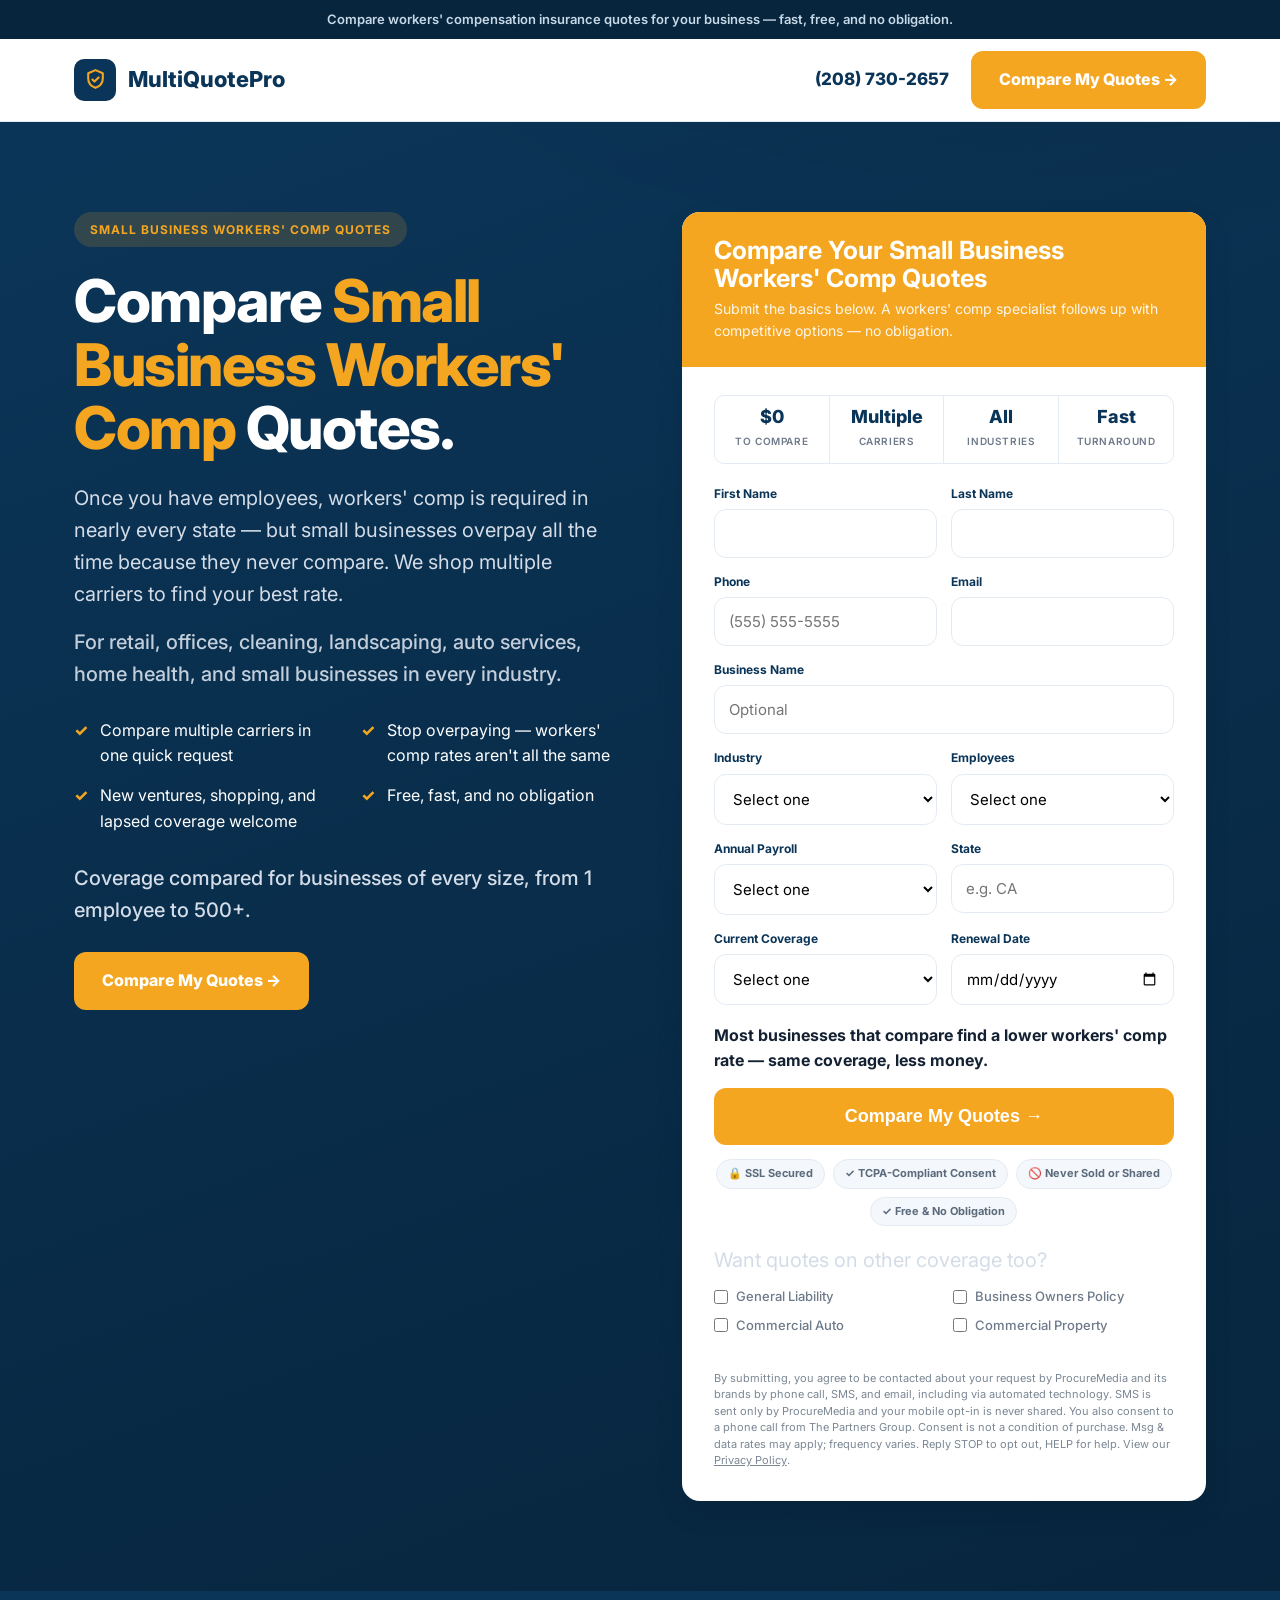
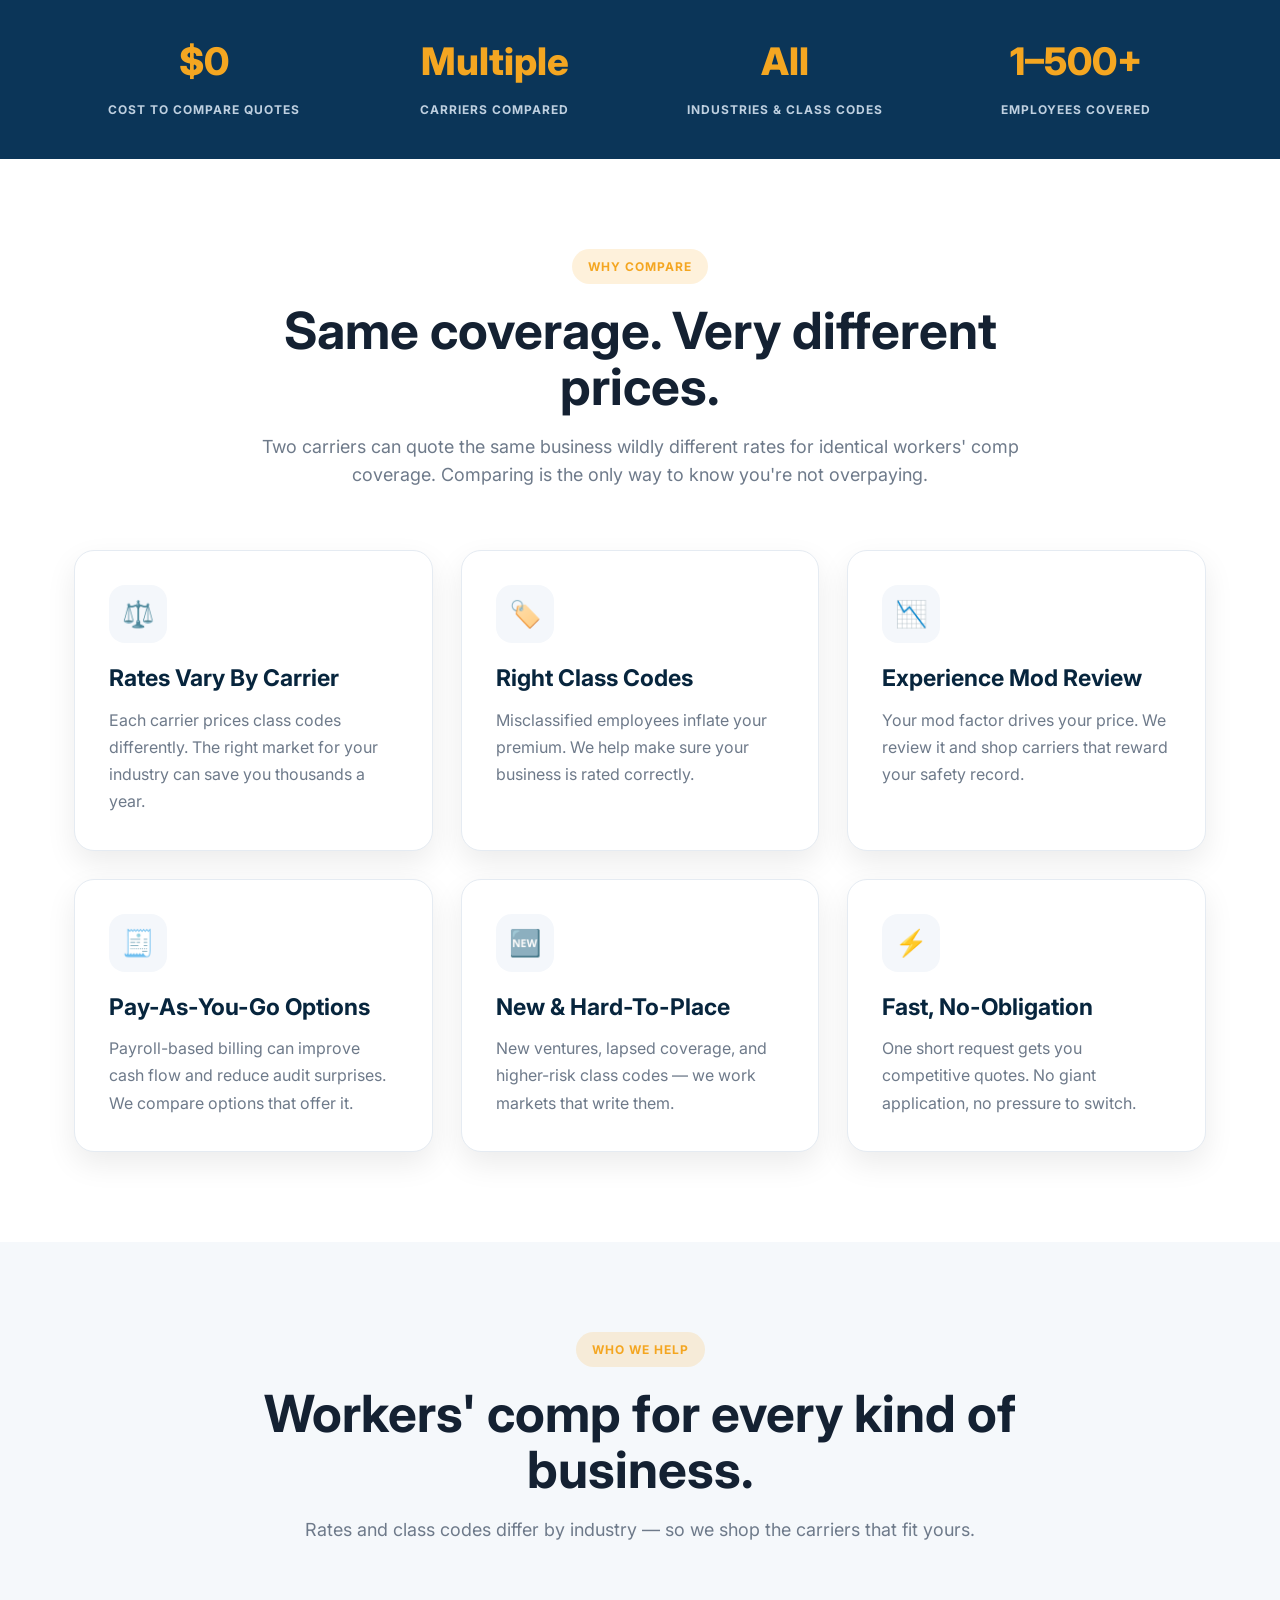
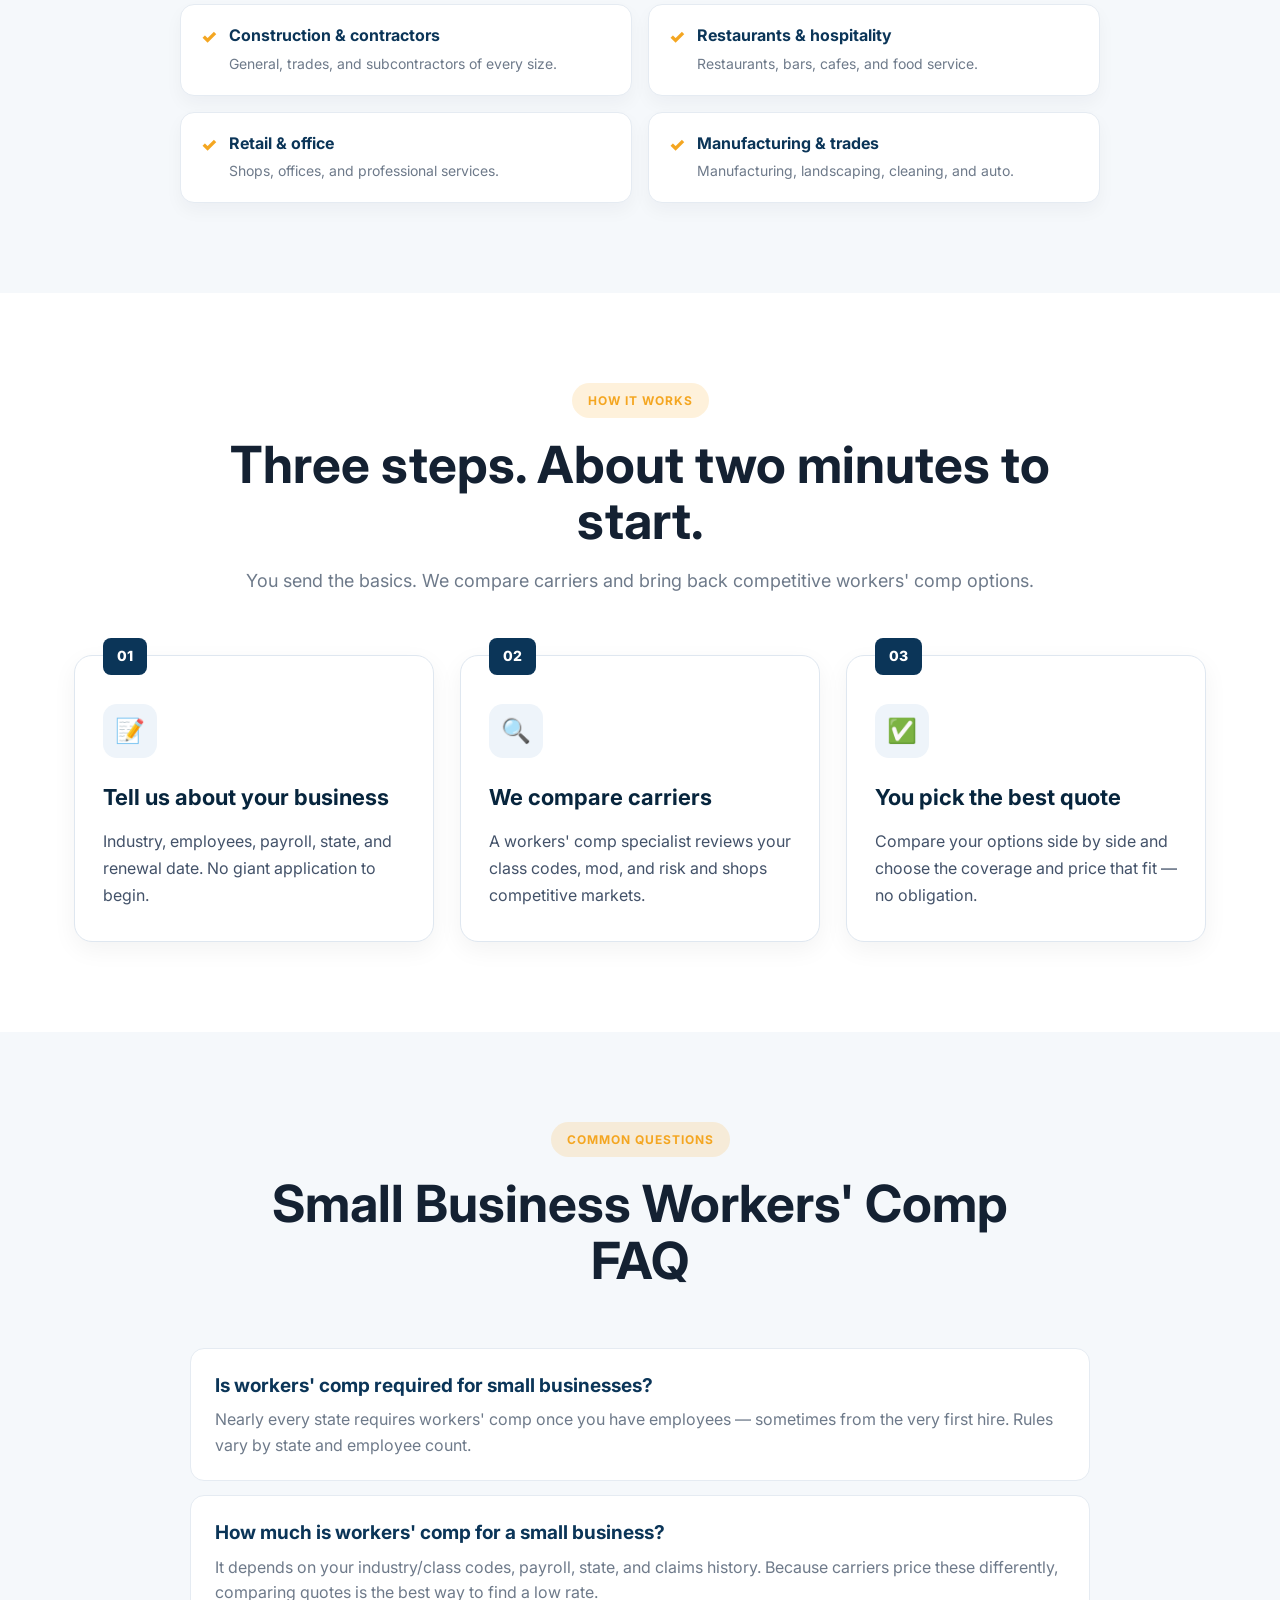
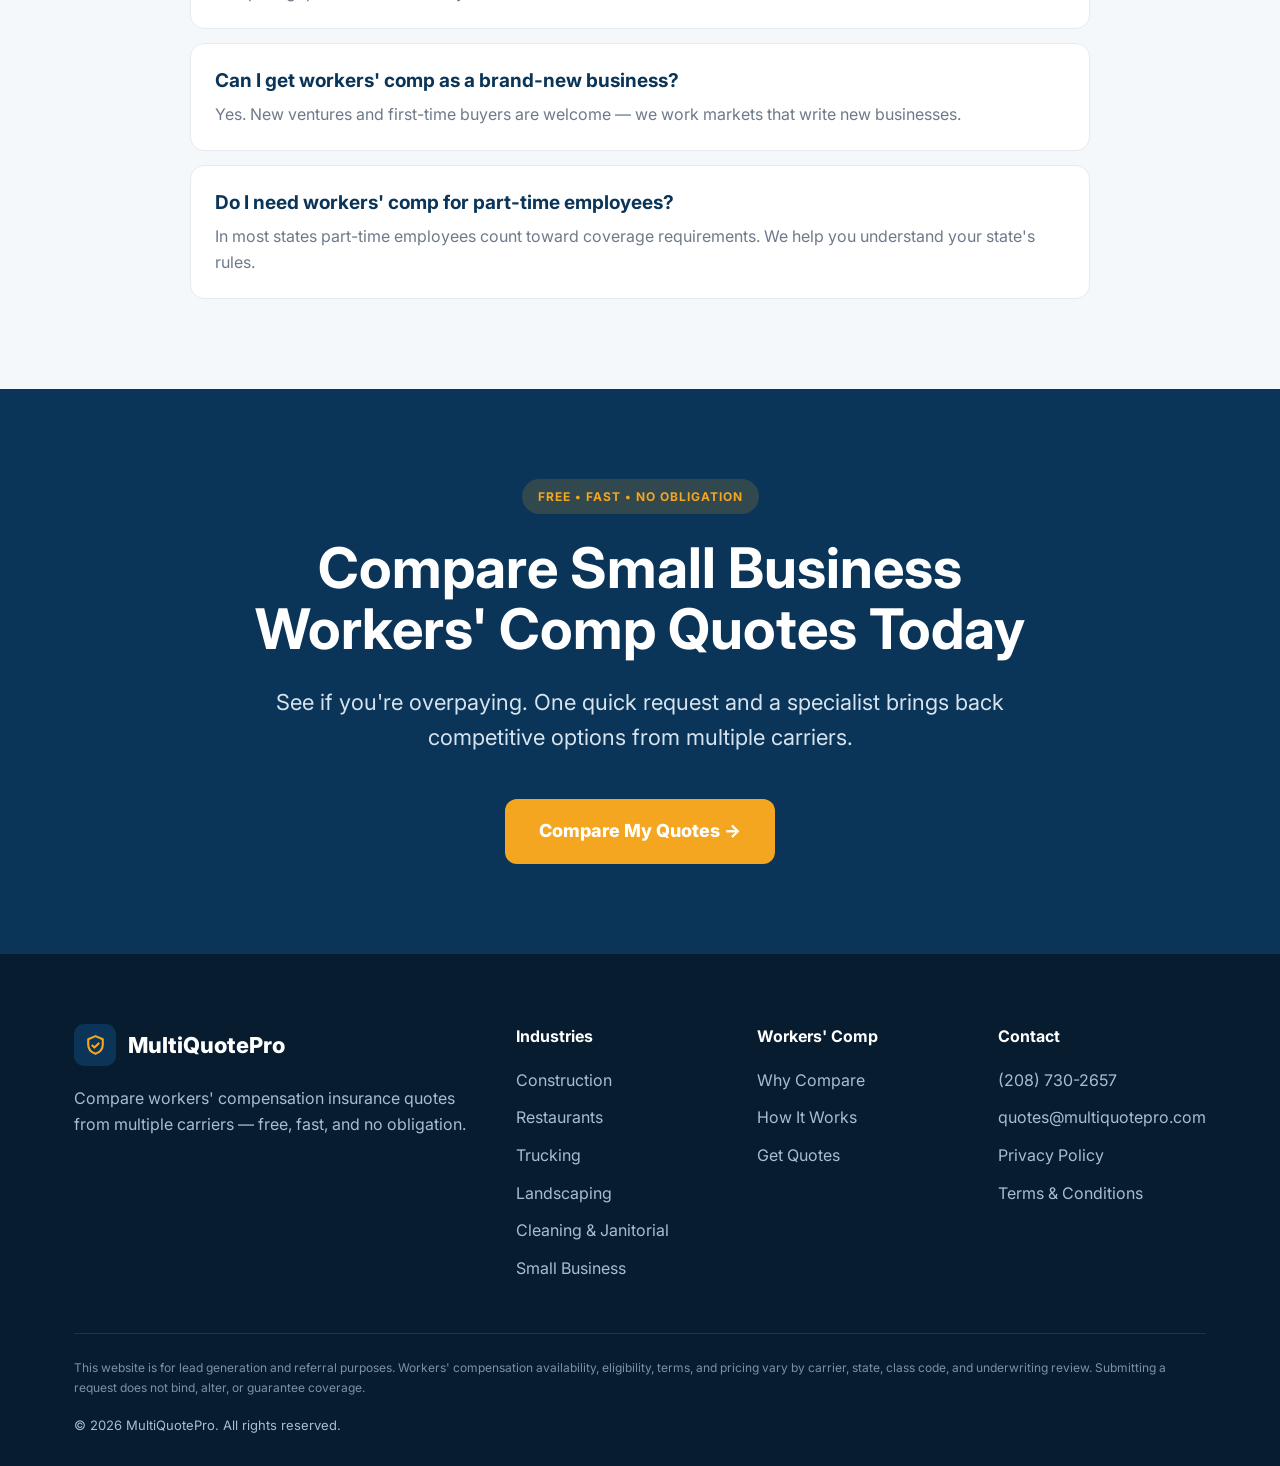
<file: small-business-workers-comp.html>
<!DOCTYPE html>
<html lang="en">
<head>
<meta charset="UTF-8" />
<meta name="viewport" content="width=device-width, initial-scale=1.0" />
<title>Small Business Workers' Comp Insurance | MultiQuotePro</title>
<meta name="description" content="Compare small business workers' compensation insurance quotes from multiple carriers. Coverage for retail, offices, cleaning, landscaping, auto, and home health. Free, fast, no obligation." />
<meta property="og:type" content="website" />
<meta property="og:site_name" content="MultiQuotePro" />
<meta property="og:title" content="Small Business Workers' Comp Insurance | MultiQuotePro" />
<meta property="og:description" content="Compare small business workers' compensation insurance quotes from multiple carriers. Coverage for retail, offices, cleaning, landscaping, auto, and home health. Free, fast, no obligation." />
<meta property="og:url" content="https://multiquotepro.com/small-business-workers-comp.html" />
<meta property="og:image" content="https://multiquotepro.com/og.png" />
<meta name="twitter:card" content="summary_large_image" />
<link rel="canonical" href="https://multiquotepro.com/small-business-workers-comp.html" />
<meta name="robots" content="index, follow" />
<link rel="icon" type="image/svg+xml" href="/favicon.svg" />
<link rel="preconnect" href="https://fonts.googleapis.com">
<link rel="preconnect" href="https://fonts.gstatic.com" crossorigin>
<link href="https://fonts.googleapis.com/css2?family=Inter:wght@400;500;600;700;800&display=swap" rel="stylesheet">

<!-- Google tag (gtag.js) — GA4 + Google Ads (standard across all pages) -->
<script async src="https://www.googletagmanager.com/gtag/js?id=G-M279DR51PG"></script>
<script>
  window.dataLayer = window.dataLayer || [];
  function gtag(){dataLayer.push(arguments);}
  gtag('js', new Date());
  gtag('config', 'G-M279DR51PG');
  gtag('config', 'AW-17934471659');
</script>
<!-- Procure click-source capture: stores gclid/UTM on landing, attaches to the form -->
<script>
(function(){
  try{
    var qs = new URLSearchParams(window.location.search);
    var keys = ['gclid','gbraid','wbraid','utm_source','utm_medium','utm_campaign','utm_term','utm_content'];
    var store = {};
    try{ var c=(document.cookie.match(/(?:^|; )pm_attr=([^;]*)/)||[])[1]; if(c) store=JSON.parse(decodeURIComponent(c))||{}; }catch(e){ store={}; }
    var got=false;
    keys.forEach(function(k){ var v=qs.get(k); if(v){ store[k]=v; got=true; } });
    if(got || !store.landing){
      if(!store.landing) store.landing=window.location.pathname;
      if(!store.referrer) store.referrer=document.referrer||'';
      document.cookie='pm_attr='+encodeURIComponent(JSON.stringify(store))+'; path=/; max-age=7776000; SameSite=Lax';
    }
    function fill(){
      var f=document.querySelector('form'); if(!f) return;
      Object.keys(store).forEach(function(k){
        if(store[k] && !f.querySelector('[name="'+k+'"]')){
          var i=document.createElement('input'); i.type='hidden'; i.name=k; i.value=store[k]; f.appendChild(i);
        }
      });
    }
    if(document.readyState!=='loading') fill(); else document.addEventListener('DOMContentLoaded', fill);
  }catch(e){}
})();
</script>
<style>
:root{
  --navy:#0B3558;--navy-dark:#07253D;--gold:#F4A621;--gold-dark:#D88D13;
  --accent:#F4A621;--accent-dark:#D88D13;
  --light:#F7F9FC;--text:#142132;--muted:#6E7A8A;--line:#E5EBF2;
  --radius:18px;--shadow:0 12px 30px rgba(0,0,0,.08);--container:1180px;
}
*{margin:0;padding:0;box-sizing:border-box;}
html{scroll-behavior:smooth;}
body{font-family:'Inter',sans-serif;color:var(--text);background:#fff;line-height:1.6;}
.container{width:100%;max-width:var(--container);margin:auto;padding:0 24px;}
a{text-decoration:none;}
img{max-width:100%;}
.top-bar{background:var(--navy-dark);color:#C7D8E7;text-align:center;font-size:13px;font-weight:600;padding:9px 16px;}
.nav{position:sticky;top:0;z-index:999;background:rgba(255,255,255,.96);backdrop-filter:blur(10px);border-bottom:1px solid var(--line);}
.nav-inner{height:82px;display:flex;align-items:center;justify-content:space-between;}
.logo{display:flex;align-items:center;gap:12px;font-weight:800;color:var(--navy);font-size:22px;}
.logo-box{width:42px;height:42px;border-radius:10px;background:var(--navy);display:flex;align-items:center;justify-content:center;color:var(--gold);}
.logo-box svg{width:25px;height:25px;}
.nav-right{display:flex;align-items:center;gap:22px;}
.nav-phone{font-weight:800;color:var(--navy);font-size:17px;white-space:nowrap;}
.btn{display:inline-flex;align-items:center;justify-content:center;gap:10px;padding:16px 28px;border-radius:12px;font-weight:800;transition:.2s ease;cursor:pointer;border:none;}
.btn-primary{background:var(--accent);color:#fff;}
.btn-primary:hover{background:var(--accent-dark);transform:translateY(-2px);}
.hero{background:radial-gradient(1100px 480px at 78% -10%, rgba(0,0,0,.10), transparent 60%), linear-gradient(160deg,var(--navy) 0%, var(--navy-dark) 100%);color:#fff;padding:90px 0;}
.hero--photo .hero-title,.hero--photo .hero p,.hero--photo .hero-points div,.hero--photo .trust-line,.hero--photo .mini-proof{text-shadow:0 1px 16px rgba(3,12,24,.55);}
.hero-grid{display:grid;grid-template-columns:1fr .95fr;gap:56px;align-items:start;}
.eyebrow{display:inline-block;background:rgba(244,166,33,.16);color:var(--gold);padding:8px 16px;border-radius:999px;font-size:12px;font-weight:700;letter-spacing:1px;text-transform:uppercase;}
.hero-title{font-size:clamp(38px,4.6vw,60px);line-height:1.08;font-weight:800;letter-spacing:-1.5px;margin:22px 0;max-width:720px;}
.highlight{color:var(--gold);}
.hero p{font-size:20px;color:#D3DCE7;max-width:700px;}
.mini-proof{margin-top:16px;font-size:13px;line-height:1.6;color:#C7D8E7;font-weight:500;opacity:.92;}
.hero-points{margin:28px 0;display:grid;grid-template-columns:repeat(2,minmax(0,1fr));gap:14px 22px;max-width:640px;}
.hero-points div{display:flex;align-items:flex-start;gap:12px;color:#fff;font-size:16px;}
.hero-points span{color:var(--gold);font-weight:800;}
.hero-ba{background:rgba(255,255,255,.05);border:1px solid rgba(255,255,255,.13);border-radius:16px;padding:12px;margin-bottom:28px;max-width:560px;}
.hero-ba-head{display:flex;flex-direction:column;gap:2px;margin:2px 4px 11px;}
.hero-ba-title{display:flex;align-items:center;gap:9px;color:#fff;font-weight:800;font-size:16px;letter-spacing:-.2px;}
.hero-ba-title b{color:var(--gold);font-size:18px;line-height:1;}
.hero-ba-sub{color:#AEBED0;font-size:12.5px;}
.hero-ba-imgs{display:grid;grid-template-columns:1fr 1fr;gap:8px;}
.hero-ba-fig{position:relative;border-radius:10px;overflow:hidden;margin:0;}
.hero-ba-fig img{display:block;width:100%;height:auto;aspect-ratio:4/3;object-fit:cover;}
.hero-ba-tag{position:absolute;top:8px;left:8px;font-size:10px;font-weight:800;text-transform:uppercase;letter-spacing:.04em;color:#fff;padding:4px 9px;border-radius:999px;box-shadow:0 3px 8px rgba(0,0,0,.3);}
.trust-line{margin:8px 0 26px;font-size:14px;color:#C7D8E7;font-weight:500;}
.form-card{background:#fff;border-radius:var(--radius);box-shadow:var(--shadow);color:var(--text);overflow:hidden;}
.form-head{background:var(--accent);color:#fff;padding:24px 32px;}
.form-head h3{font-size:25px;line-height:1.12;margin-bottom:6px;color:#fff;}
.form-head p{color:rgba(255,255,255,.9);font-size:14px;}
.form-body{padding:28px 32px 32px;}
.form-stats{display:flex;border:1px solid var(--line);border-radius:10px;overflow:hidden;margin-bottom:20px;}
.form-stat{flex:1;text-align:center;padding:10px 8px;border-right:1px solid var(--line);}
.form-stat:last-child{border-right:none;}
.form-stat strong{display:block;font-size:18px;font-weight:800;color:var(--navy);line-height:1.2;}
.form-stat span{font-size:10px;text-transform:uppercase;letter-spacing:.6px;color:var(--muted);font-weight:600;}
.form-stat--hl{background:rgba(225,29,42,.05);}
.form-stat--hl strong{color:var(--accent);font-size:21px;}
.form-stat--strike strong{color:#9aa6b2;text-decoration:line-through;text-decoration-color:#c2ccd6;}
.stats-kicker{font-size:11px;font-weight:800;text-transform:uppercase;letter-spacing:1.5px;color:var(--accent);text-align:center;margin-bottom:8px;}
.form-grid{display:grid;grid-template-columns:1fr 1fr;gap:14px;}
.form-grid .full{grid-column:1/-1;}
.field-label{display:block;font-size:12px;font-weight:700;color:var(--navy);margin-bottom:6px;}
.submit-btn{width:100%;display:flex;justify-content:center;margin-top:6px;padding:18px 24px;font-size:18px;}
input,select,textarea{width:100%;padding:14px;border-radius:12px;border:1px solid var(--line);font-size:15px;font-family:inherit;background:#fff;}
textarea{min-height:84px;resize:vertical;}
input:focus,select:focus,textarea:focus{outline:none;border-color:var(--navy);}
.secondary-label{font-size:13px;color:var(--muted);margin:18px 0 10px;}
.secondary-services-grid{display:grid;grid-template-columns:1fr 1fr;gap:8px 18px;margin-bottom:18px;}
.secondary-services-grid label{display:flex;align-items:center;gap:8px;font-size:13px;font-weight:500;color:var(--muted);cursor:pointer;}
.secondary-services-grid input{width:14px;height:14px;margin:0;}
.privacy-note{display:block;margin-top:10px;font-size:12px;color:#8A97A5;text-align:center;}
.tcpa{display:block;width:100%;margin-top:16px;font-size:11px;line-height:1.5;color:#7B8794;text-align:left;}
.tcpa a{color:#7B8794;text-decoration:underline;}
.stats{background:var(--navy);padding:40px 0;}
.stats-grid{display:grid;grid-template-columns:repeat(4,1fr);gap:30px;text-align:center;}
.stat h2{color:#fff;font-size:38px;font-weight:800;}
.stat h2 span{color:var(--gold);}
.stat p{color:#BFD0E0;text-transform:uppercase;letter-spacing:1px;font-size:12px;font-weight:700;margin-top:8px;}
.section{padding:90px 0;}
.how-section{background:#f5f8fb;}
.section-head{text-align:center;max-width:820px;margin:auto auto 60px;}
.section-head h2{font-size:clamp(32px,4vw,52px);line-height:1.1;margin:18px 0;}
.section-head p{color:var(--muted);font-size:18px;}
.review-grid{display:grid;grid-template-columns:repeat(3,1fr);gap:28px;}
.review-card{background:#fff;border:1px solid var(--line);border-radius:20px;padding:34px;box-shadow:var(--shadow);transition:.2s ease;}
.review-card:hover{transform:translateY(-4px);}
.review-icon{width:58px;height:58px;border-radius:16px;background:#F4F7FB;display:flex;align-items:center;justify-content:center;font-size:26px;margin-bottom:22px;}
.review-card h3{font-size:23px;line-height:1.2;margin-bottom:14px;color:var(--navy-dark);}
.review-card p{color:var(--muted);line-height:1.7;font-size:16px;}
.seg-grid{display:grid;grid-template-columns:1fr 1fr;gap:16px;max-width:920px;margin:0 auto;}
.seg-item{background:#fff;border:1px solid var(--line);border-radius:14px;padding:18px 20px;display:flex;gap:12px;align-items:flex-start;box-shadow:0 8px 18px rgba(16,32,51,.04);}
.seg-item .check{color:var(--gold);font-weight:900;font-size:18px;}
.seg-item strong{display:block;color:var(--navy);margin-bottom:2px;}
.seg-item span{color:var(--muted);font-size:14px;}
.how-grid{display:grid;grid-template-columns:repeat(3,1fr);gap:26px;margin-top:40px;}
.how-card{position:relative;background:#fff;border:1px solid #dfe7f0;border-radius:18px;padding:48px 28px 32px;box-shadow:0 8px 24px rgba(0,0,0,.05);}
.step-badge{position:absolute;top:-18px;left:28px;background:var(--navy);color:#fff;font-weight:800;padding:7px 14px;border-radius:8px;font-size:14px;}
.how-icon{width:54px;height:54px;border-radius:14px;background:#eef4fa;display:flex;align-items:center;justify-content:center;font-size:24px;margin-bottom:22px;}
.how-card h3{font-size:22px;margin-bottom:12px;color:var(--navy-dark);}
.how-card p{color:#435269;font-size:16px;line-height:1.7;}
.faq{max-width:900px;margin:0 auto;display:grid;gap:14px;}
.faq-item{border:1px solid var(--line);border-radius:14px;padding:22px 24px;background:#fff;}
.faq-item h3{color:var(--navy);margin-bottom:6px;font-size:19px;}
.faq-item p{color:var(--muted);}
.final-cta{background:var(--navy);padding:90px 20px;text-align:center;}
.cta-box{max-width:820px;margin:0 auto;}
.final-cta h2{color:#fff;font-size:clamp(34px,4.4vw,56px);line-height:1.1;margin:24px 0;}
.final-cta p{color:#d7e4ef;font-size:22px;line-height:1.6;margin-bottom:34px;}
.final-cta .btn{padding:18px 34px;font-size:18px;margin-top:10px;}
footer{background:#071C2E;color:#A7BED1;padding:70px 0 30px;}
.footer-grid{display:grid;grid-template-columns:2fr 1fr 1fr 1fr;gap:40px;margin-bottom:40px;}
footer h4{color:#fff;margin-bottom:18px;}
footer a{color:#A7BED1;display:block;margin-bottom:12px;}
.footer-disclaimer{border-top:1px solid rgba(255,255,255,.1);padding-top:24px;font-size:12px;line-height:1.6;color:#7B92A6;margin-bottom:18px;}
.footer-bottom{font-size:13px;}
.article{max-width:820px;margin:0 auto;padding:70px 0;}
.article h1{font-size:clamp(30px,4vw,46px);color:var(--navy);line-height:1.12;margin-bottom:18px;}
.article .lede{font-size:19px;color:var(--muted);margin-bottom:30px;}
.article h2{color:var(--navy);font-size:26px;margin:34px 0 12px;}
.article p{color:#39485B;font-size:17px;margin-bottom:16px;}
.article .back{display:inline-block;margin-top:30px;font-weight:700;color:var(--accent);}
.legal{max-width:820px;margin:0 auto;padding:70px 0;}
.legal h1{font-size:38px;color:var(--navy);margin-bottom:10px;}
.legal h2{color:var(--navy);font-size:22px;margin:28px 0 10px;}
.legal p{color:#39485B;margin-bottom:14px;}
.thanks{max-width:680px;margin:0 auto;padding:110px 24px;text-align:center;}
.thanks .badge{width:84px;height:84px;border-radius:50%;background:rgba(244,166,33,.15);color:var(--accent);display:flex;align-items:center;justify-content:center;font-size:40px;margin:0 auto 26px;}
.thanks h1{font-size:40px;color:var(--navy);margin-bottom:16px;}
.thanks p{font-size:19px;color:var(--muted);margin-bottom:14px;}
@media(max-width:980px){
.hero-grid,.review-grid,.how-grid,.footer-grid,.stats-grid,.seg-grid,.ba-grid{grid-template-columns:1fr;}
.form-grid{grid-template-columns:1fr;}
.hero-points{grid-template-columns:1fr;}
.form-stats{flex-wrap:wrap;}
.form-stat{flex:1 1 45%;}
}
@media(max-width:640px){.nav-phone{display:none;}}
.results{background:#fff;}
.ba-grid{display:grid;grid-template-columns:1fr 1fr;gap:24px;max-width:1040px;margin:0 auto;}
.ba-card{position:relative;border-radius:18px;overflow:hidden;box-shadow:var(--shadow);border:1px solid var(--line);background:#fff;}
.ba-card img{display:block;width:100%;height:auto;aspect-ratio:4/3;object-fit:cover;}
.ba-tag{position:absolute;top:14px;left:14px;font-size:13px;font-weight:800;letter-spacing:.04em;text-transform:uppercase;color:#fff;padding:7px 14px;border-radius:999px;box-shadow:0 4px 12px rgba(0,0,0,.28);}
.ba-before{background:#6b7280;}
.ba-after{background:var(--gold);color:var(--navy);}
.ba-cap{padding:16px 18px;color:var(--muted);font-size:15px;text-align:center;}
.ba-video{max-width:1040px;margin:38px auto 0;border-radius:18px;overflow:hidden;box-shadow:var(--shadow);background:#000;}
.ba-video video{display:block;width:100%;height:auto;aspect-ratio:16/9;background:#000;}
.ba-vcap{text-align:center;color:var(--muted);font-size:15px;margin-top:16px;}
.trust-strip{display:flex;flex-wrap:wrap;gap:8px;justify-content:center;margin-top:14px;}
.tbadge{display:inline-flex;align-items:center;gap:6px;font-size:11px;font-weight:700;color:#5B6B7C;background:#F4F7FB;border:1px solid #E5EBF2;border-radius:999px;padding:5px 11px;white-space:nowrap;}
.carriers{padding:44px 0;background:#fff;border-top:1px solid var(--line);border-bottom:1px solid var(--line);}
.carriers-label{text-align:center;font-size:11px;font-weight:700;letter-spacing:1.4px;text-transform:uppercase;color:var(--muted);margin-bottom:28px;}
.carriers-grid{display:flex;flex-wrap:wrap;align-items:center;justify-content:center;gap:24px 48px;}
.carriers-grid img{height:44px;width:auto;opacity:.72;filter:grayscale(25%);transition:.25s ease;}
.carriers-grid img:hover{opacity:1;filter:grayscale(0%);}
@media(max-width:640px){.carriers-grid img{height:32px;}.carriers-grid{gap:18px 28px;}}
.blog-grid{display:grid;grid-template-columns:repeat(3,1fr);gap:24px;margin-top:20px;}
.blog-card{background:#fff;border:1px solid var(--line);border-radius:16px;padding:28px;box-shadow:0 8px 20px rgba(0,0,0,.05);display:flex;flex-direction:column;gap:10px;}
.blog-card-tag{display:inline-block;font-size:10px;font-weight:700;letter-spacing:1.2px;text-transform:uppercase;color:var(--accent);background:rgba(0,0,0,.06);padding:4px 10px;border-radius:999px;}
.blog-card h2{font-size:19px;color:var(--navy);line-height:1.25;margin:0;}
.blog-card p{color:var(--muted);font-size:14px;flex:1;}
.blog-card-date{font-size:12px;color:var(--muted);font-weight:500;}
.blog-card .read-more{font-size:14px;font-weight:700;color:var(--accent);}
.article-meta{display:flex;align-items:center;gap:12px;flex-wrap:wrap;margin-bottom:16px;}
.article-breadcrumb{font-size:13px;color:var(--muted);margin-bottom:24px;}
.article-cta-box{margin-top:44px;padding:32px;background:var(--light);border-radius:16px;border:1px solid var(--line);}
.article-cta-box h3{color:var(--navy);font-size:22px;margin-bottom:8px;}
.article-cta-box p{color:var(--muted);margin-bottom:20px;}
@media(max-width:980px){.blog-grid{grid-template-columns:1fr;}}
.ms-progress{display:flex;align-items:center;margin-bottom:22px;}
.ms-dot{width:30px;height:30px;border-radius:50%;background:var(--line);color:var(--muted);display:flex;align-items:center;justify-content:center;font-size:11px;font-weight:800;flex-shrink:0;transition:.2s;}
.ms-dot.ms-active{background:var(--accent);color:#fff;}
.ms-dot.ms-done{background:var(--navy);color:#fff;}
.ms-line{flex:1;height:2px;background:var(--line);transition:.2s;}
.ms-line.ms-done{background:var(--navy);}
.ms-panel{display:none;}
.ms-panel.ms-active{display:block;}
.ms-q{font-size:20px;font-weight:800;color:#142132;line-height:1.3;margin-bottom:6px;}
.ms-sub{font-size:14px;color:#4A5568;margin-bottom:4px;}
.ms-opts{display:grid;grid-template-columns:1fr 1fr;gap:10px;margin:14px 0 8px;}
.ms-opt{padding:13px 14px;border:2px solid var(--line);border-radius:12px;font-size:14px;font-weight:600;color:var(--navy);cursor:pointer;text-align:left;background:#fff;transition:.15s;line-height:1.3;width:100%;}
.ms-opt:hover,.ms-opt.ms-sel{border-color:var(--accent);background:rgba(244,166,33,.08);}
.ms-back-btn{background:none;border:none;font-size:13px;color:var(--muted);font-weight:600;cursor:pointer;padding:0;margin-top:12px;display:inline-block;}
.ms-back-btn:hover{color:var(--navy);}
@media(max-width:500px){.ms-opts{grid-template-columns:1fr;}}
</style>
<script type="application/ld+json">{"@context":"https://schema.org","@type":"Organization","name":"MultiQuotePro","url":"https://multiquotepro.com/","telephone":"(208) 730-2657","areaServed":"US","logo":"https://multiquotepro.com/og.png"}</script>
<script type="application/ld+json">{"@context":"https://schema.org","@type":"Service","name":"Small Business Workers' Comp Insurance | MultiQuotePro","serviceType":"workers' comp","areaServed":"US","provider":{"@type":"Organization","name":"MultiQuotePro","telephone":"(208) 730-2657","url":"https://multiquotepro.com/"},"description":"Compare small business workers' compensation insurance quotes from multiple carriers. Coverage for retail, offices, cleaning, landscaping, auto, and home health. Free, fast, no obligation.","url":"https://multiquotepro.com/small-business-workers-comp.html"}</script>
<script type="application/ld+json">{"@context":"https://schema.org","@type":"FAQPage","mainEntity":[{"@type":"Question","name":"Is workers' comp required for small businesses?","acceptedAnswer":{"@type":"Answer","text":"Nearly every state requires workers' comp once you have employees — sometimes from the very first hire. Rules vary by state and employee count."}},{"@type":"Question","name":"How much is workers' comp for a small business?","acceptedAnswer":{"@type":"Answer","text":"It depends on your industry/class codes, payroll, state, and claims history. Because carriers price these differently, comparing quotes is the best way to find a low rate."}},{"@type":"Question","name":"Can I get workers' comp as a brand-new business?","acceptedAnswer":{"@type":"Answer","text":"Yes. New ventures and first-time buyers are welcome — we work markets that write new businesses."}},{"@type":"Question","name":"Do I need workers' comp for part-time employees?","acceptedAnswer":{"@type":"Answer","text":"In most states part-time employees count toward coverage requirements. We help you understand your state's rules."}}]}</script>
</head>
<body>
<div class="top-bar">Compare workers' compensation insurance quotes for your business — fast, free, and no obligation.</div>

<header class="nav">
<div class="container nav-inner">
<a href="/" class="logo">
<div class="logo-box"><svg viewBox="0 0 24 24" fill="none" stroke="currentColor" stroke-width="2" stroke-linecap="round" stroke-linejoin="round"><path d="M12 3l7 3v5c0 4.5-3 7.5-7 9-4-1.5-7-4.5-7-9V6z"/><path d="M9 12l2 2 4-4"/></svg></div>
MultiQuotePro
</a>
<div class="nav-right">
<a href="tel:12087302657" class="nav-phone">(208) 730-2657</a>
<a href="#form" class="btn btn-primary">Compare My Quotes →</a>
</div>
</div>
</header>

<section class="hero">
<div class="container hero-grid">
<div>

<div class="eyebrow">Small Business Workers' Comp Quotes</div>
<h1 class="hero-title">Compare <span class="highlight">Small Business Workers' Comp</span> Quotes.</h1>
<p>Once you have employees, workers' comp is required in nearly every state — but small businesses overpay all the time because they never compare. We shop multiple carriers to find your best rate.</p>
<p class="mini-proof">For retail, offices, cleaning, landscaping, auto services, home health, and small businesses in every industry.</p>
<div class="hero-points">
<div><span>✓</span> Compare multiple carriers in one quick request</div>
<div><span>✓</span> Stop overpaying — workers' comp rates aren't all the same</div>
<div><span>✓</span> New ventures, shopping, and lapsed coverage welcome</div>
<div><span>✓</span> Free, fast, and no obligation</div>
</div>
<p class="trust-line">Coverage compared for businesses of every size, from 1 employee to 500+.</p>
<a href="#form" class="btn btn-primary">Compare My Quotes →</a>
</div>

<div class="form-card" id="form">
<div class="form-head">
<h3>Compare Your Small Business Workers' Comp Quotes</h3>
<p>Submit the basics below. A workers' comp specialist follows up with competitive options — no obligation.</p>
</div>
<div class="form-body">

<div class="form-stats">
  <div class="form-stat"><strong>$0</strong><span>To Compare</span></div>
  <div class="form-stat"><strong>Multiple</strong><span>Carriers</span></div>
  <div class="form-stat"><strong>All</strong><span>Industries</span></div>
  <div class="form-stat"><strong>Fast</strong><span>Turnaround</span></div>
</div>
<form action="https://procure-lead-engine.dan-fda.workers.dev/submit" method="POST">
  <input type="hidden" name="lead_source" value="multiquotepro.com/small-business-workers-comp" />
  <input type="text" name="_gotcha" style="display:none !important" tabindex="-1" autocomplete="off" aria-hidden="true" />
  <input type="hidden" name="site" value="multiquotepro.com" />
  <input type="hidden" name="vertical" value="Workers Compensation Insurance" />
  <input type="hidden" name="_redirect" value="https://multiquotepro.com/thank-you.html" />
<div class="form-grid">
<div class="">
<label class="field-label" for="first_name">First Name</label>
<input id="first_name" type="text" name="first_name" autocomplete="given-name" required>
</div>
<div class="">
<label class="field-label" for="last_name">Last Name</label>
<input id="last_name" type="text" name="last_name" autocomplete="family-name" required>
</div>
<div class="">
<label class="field-label" for="phone">Phone</label>
<input id="phone" type="tel" name="phone" placeholder="(555) 555-5555" autocomplete="tel" inputmode="tel" pattern="[\d\s\-\(\)\.]{10,20}" required>
</div>
<div class="">
<label class="field-label" for="email">Email</label>
<input id="email" type="email" name="email" autocomplete="email" required>
</div>
<div class="full">
<label class="field-label" for="company">Business Name</label>
<input id="company" type="text" name="company" placeholder="Optional" autocomplete="organization">
</div>
<div class="">
<label class="field-label" for="industry">Industry</label>
<select id="industry" name="industry" required>
<option value="">Select one</option>
<option>Construction / Contractors</option>
<option>Restaurant / Hospitality</option>
<option>Retail</option>
<option>Manufacturing</option>
<option>Landscaping</option>
<option>Healthcare / Home Health</option>
<option>Trucking / Transportation</option>
<option>Cleaning / Janitorial</option>
<option>Auto Services</option>
<option>Office / Professional</option>
<option>Other</option>
</select>
</div>
<div class="">
<label class="field-label" for="employees">Employees</label>
<select id="employees" name="employees" required>
<option value="">Select one</option>
<option>1-5</option>
<option>6-10</option>
<option>11-25</option>
<option>26-50</option>
<option>51-100</option>
<option>100+</option>
</select>
</div>
<div class="">
<label class="field-label" for="annual_payroll">Annual Payroll</label>
<select id="annual_payroll" name="annual_payroll">
<option value="">Select one</option>
<option>Under $250k</option>
<option>$250k–$500k</option>
<option>$500k–$1M</option>
<option>$1M–$5M</option>
<option>$5M+</option>
</select>
</div>
<div class="">
<label class="field-label" for="state">State</label>
<input id="state" type="text" name="state" placeholder="e.g. CA" autocomplete="address-level1">
</div>
<div class="">
<label class="field-label" for="current_coverage">Current Coverage</label>
<select id="current_coverage" name="current_coverage">
<option value="">Select one</option>
<option>Have coverage — shopping</option>
<option>New business — first policy</option>
<option>Coverage lapsed / cancelled</option>
</select>
</div>
<div class="">
<label class="field-label" for="renewal_date">Renewal Date</label>
<input id="renewal_date" type="date" name="renewal_date">
</div>
<div class="full">
<p style="font-weight:700; color:#142132; margin:4px 0 14px; font-size:16px;">Most businesses that compare find a lower workers' comp rate — same coverage, less money.</p>
<button class="btn btn-primary submit-btn" type="submit">Compare My Quotes →</button>
<div class="trust-strip"><span class="tbadge">🔒 SSL Secured</span>
<span class="tbadge">✓ TCPA-Compliant Consent</span>
<span class="tbadge">🚫 Never Sold or Shared</span>
<span class="tbadge">✓ Free &amp; No Obligation</span></div>
<p class="secondary-label">Want quotes on other coverage too?</p>
<div class="secondary-services-grid">
<label><input type="checkbox" name="also_review[]" value="General Liability"> General Liability</label>
<label><input type="checkbox" name="also_review[]" value="Business Owners Policy"> Business Owners Policy</label>
<label><input type="checkbox" name="also_review[]" value="Commercial Auto"> Commercial Auto</label>
<label><input type="checkbox" name="also_review[]" value="Commercial Property"> Commercial Property</label>
</div>
</div>
</div>
<div class="tcpa">By submitting, you agree to be contacted about your request by ProcureMedia and its brands by phone call, SMS, and email, including via automated technology. SMS is sent only by ProcureMedia and your mobile opt-in is never shared. You also consent to a phone call from The Partners Group. Consent is not a condition of purchase. Msg & data rates may apply; frequency varies. Reply STOP to opt out, HELP for help. View our <a href="/privacy-policy.html" target="_blank">Privacy Policy</a>.</div>
</form>
</div>
</div>
</div>
</section>

<section class="stats">
<div class="container stats-grid">
<div class="stat"><h2><span>$0</span></h2><p>Cost To Compare Quotes</p></div>
<div class="stat"><h2><span>Multiple</span></h2><p>Carriers Compared</p></div>
<div class="stat"><h2><span>All</span></h2><p>Industries &amp; Class Codes</p></div>
<div class="stat"><h2><span>1–500+</span></h2><p>Employees Covered</p></div>
</div>
</section>

<section class="section" id="services">
<div class="container">
<div class="section-head">
<div class="eyebrow">Why Compare</div>
<h2>Same coverage. Very different prices.</h2>
<p>Two carriers can quote the same business wildly different rates for identical workers' comp coverage. Comparing is the only way to know you're not overpaying.</p>
</div>
<div class="review-grid">
<div class="review-card">
<div class="review-icon">⚖️</div>
<h3>Rates Vary By Carrier</h3>
<p>Each carrier prices class codes differently. The right market for your industry can save you thousands a year.</p>
</div>
<div class="review-card">
<div class="review-icon">🏷️</div>
<h3>Right Class Codes</h3>
<p>Misclassified employees inflate your premium. We help make sure your business is rated correctly.</p>
</div>
<div class="review-card">
<div class="review-icon">📉</div>
<h3>Experience Mod Review</h3>
<p>Your mod factor drives your price. We review it and shop carriers that reward your safety record.</p>
</div>
<div class="review-card">
<div class="review-icon">🧾</div>
<h3>Pay-As-You-Go Options</h3>
<p>Payroll-based billing can improve cash flow and reduce audit surprises. We compare options that offer it.</p>
</div>
<div class="review-card">
<div class="review-icon">🆕</div>
<h3>New &amp; Hard-To-Place</h3>
<p>New ventures, lapsed coverage, and higher-risk class codes — we work markets that write them.</p>
</div>
<div class="review-card">
<div class="review-icon">⚡</div>
<h3>Fast, No-Obligation</h3>
<p>One short request gets you competitive quotes. No giant application, no pressure to switch.</p>
</div>
</div>
</div>
</section>

<section class="section how-section">
<div class="container">
<div class="section-head">
<div class="eyebrow">Who We Help</div>
<h2>Workers' comp for every kind of business.</h2>
<p>Rates and class codes differ by industry — so we shop the carriers that fit yours.</p>
</div>
<div class="seg-grid">
<div class="seg-item"><span class="check">✓</span><div><strong>Construction &amp; contractors</strong><span>General, trades, and subcontractors of every size.</span></div></div>
<div class="seg-item"><span class="check">✓</span><div><strong>Restaurants &amp; hospitality</strong><span>Restaurants, bars, cafes, and food service.</span></div></div>
<div class="seg-item"><span class="check">✓</span><div><strong>Retail &amp; office</strong><span>Shops, offices, and professional services.</span></div></div>
<div class="seg-item"><span class="check">✓</span><div><strong>Manufacturing &amp; trades</strong><span>Manufacturing, landscaping, cleaning, and auto.</span></div></div>
</div>
</div>
</section>

<section class="section">
<div class="container">
<div class="section-head">
<div class="eyebrow">How It Works</div>
<h2>Three steps. About two minutes to start.</h2>
<p>You send the basics. We compare carriers and bring back competitive workers' comp options.</p>
</div>
<div class="how-grid">
<div class="how-card">
<div class="step-badge">01</div>
<div class="how-icon">📝</div>
<h3>Tell us about your business</h3>
<p>Industry, employees, payroll, state, and renewal date. No giant application to begin.</p>
</div>
<div class="how-card">
<div class="step-badge">02</div>
<div class="how-icon">🔍</div>
<h3>We compare carriers</h3>
<p>A workers' comp specialist reviews your class codes, mod, and risk and shops competitive markets.</p>
</div>
<div class="how-card">
<div class="step-badge">03</div>
<div class="how-icon">✅</div>
<h3>You pick the best quote</h3>
<p>Compare your options side by side and choose the coverage and price that fit — no obligation.</p>
</div>
</div>
</div>
</section>

<section class="section how-section">
<div class="container">
<div class="section-head">
<div class="eyebrow">Common Questions</div>
<h2>Small Business Workers' Comp FAQ</h2>
</div>
<div class="faq">
<div class="faq-item">
<h3>Is workers' comp required for small businesses?</h3>
<p>Nearly every state requires workers' comp once you have employees — sometimes from the very first hire. Rules vary by state and employee count.</p>
</div>
<div class="faq-item">
<h3>How much is workers' comp for a small business?</h3>
<p>It depends on your industry/class codes, payroll, state, and claims history. Because carriers price these differently, comparing quotes is the best way to find a low rate.</p>
</div>
<div class="faq-item">
<h3>Can I get workers' comp as a brand-new business?</h3>
<p>Yes. New ventures and first-time buyers are welcome — we work markets that write new businesses.</p>
</div>
<div class="faq-item">
<h3>Do I need workers' comp for part-time employees?</h3>
<p>In most states part-time employees count toward coverage requirements. We help you understand your state's rules.</p>
</div>
</div>
</div>
</section>

<section class="final-cta">
<div class="container">
<div class="cta-box">
<div class="eyebrow">Free • Fast • No Obligation</div>
<h2>Compare Small Business Workers' Comp Quotes Today</h2>
<p>See if you're overpaying. One quick request and a specialist brings back competitive options from multiple carriers.</p>
<a href="#form" class="btn btn-primary">Compare My Quotes →</a>
</div>
</div>
</section>

<footer id="contact">
<div class="container">
<div class="footer-grid">
<div>
<div class="logo" style="color:#fff;margin-bottom:20px">
<div class="logo-box"><svg viewBox="0 0 24 24" fill="none" stroke="currentColor" stroke-width="2" stroke-linecap="round" stroke-linejoin="round"><path d="M12 3l7 3v5c0 4.5-3 7.5-7 9-4-1.5-7-4.5-7-9V6z"/><path d="M9 12l2 2 4-4"/></svg></div>
MultiQuotePro
</div>
<p>Compare workers' compensation insurance quotes from multiple carriers — free, fast, and no obligation.</p>
</div>
<div>
<h4>Industries</h4>
<a href="/construction-workers-comp.html">Construction</a>
<a href="/restaurant-workers-comp.html">Restaurants</a>
<a href="/trucking-workers-comp.html">Trucking</a>
<a href="/landscaping-workers-comp.html">Landscaping</a>
<a href="/cleaning-workers-comp.html">Cleaning &amp; Janitorial</a>
<a href="/small-business-workers-comp.html">Small Business</a>
</div>
<div>
<h4>Workers' Comp</h4>
<a href="/#services">Why Compare</a>
<a href="/#services">How It Works</a>
<a href="/#form">Get Quotes</a>
</div>
<div>
<h4>Contact</h4>
<a href="tel:12087302657">(208) 730-2657</a>
<a href="mailto:quotes@multiquotepro.com">quotes@multiquotepro.com</a>
<a href="/privacy-policy.html">Privacy Policy</a>
<a href="/terms.html">Terms &amp; Conditions</a>
</div>
</div>
<div class="footer-disclaimer">This website is for lead generation and referral purposes. Workers' compensation availability, eligibility, terms, and pricing vary by carrier, state, class code, and underwriting review. Submitting a request does not bind, alter, or guarantee coverage.</div>
<div class="footer-bottom">© 2026 MultiQuotePro. All rights reserved.</div>
</div>
</footer>

<script>
document.addEventListener("DOMContentLoaded", function () {
  const phoneInput = document.querySelector('input[name="phone"]');
  if (phoneInput) {
    phoneInput.addEventListener("input", function (e) {
      let value = e.target.value.replace(/\D/g, "");
      if (value.charAt(0) === "1") value = value.slice(1); // strip US country code — no area code starts with 1
      value = value.slice(0, 10);
      if (value.length > 6) {
        e.target.value = `(${value.slice(0, 3)}) ${value.slice(3, 6)}-${value.slice(6)}`;
      } else if (value.length > 3) {
        e.target.value = `(${value.slice(0, 3)}) ${value.slice(3)}`;
      } else if (value.length > 0) {
        e.target.value = `(${value}`;
      }
    });
  }
});
</script>
<!-- Procure form analytics — GA4 funnel events (no PII to GA) + partial capture to separate DB -->
<script>
(function(){
  var form = document.querySelector('form'); if(!form) return;
  var ENDPOINT = 'https://procure-lead-engine.dan-fda.workers.dev/partial';
  var SITE = 'multiquotepro.com';
  var SKIP = {_gotcha:1,_redirect:1,site:1,lead_source:1,vertical:1,pm_sid:1,gclid:1,gbraid:1,wbraid:1,utm_source:1,utm_medium:1,utm_campaign:1,utm_term:1,utm_content:1};
  var FIELDS = [];
  Array.prototype.forEach.call(form.querySelectorAll('[name]'), function(el){
    var n=el.name; if(!n||SKIP[n]||el.type==='hidden') return; if(FIELDS.indexOf(n)<0) FIELDS.push(n);
  });
  var sid;
  try { sid = sessionStorage.getItem('pm_sid'); if(!sid){ sid = (window.crypto && crypto.randomUUID ? crypto.randomUUID() : (Date.now()+'-'+Math.random())); sessionStorage.setItem('pm_sid', sid); } }
  catch(e){ sid = Date.now()+'-'+Math.random(); }
  var attr = {};
  try { var c=(document.cookie.match(/(?:^|; )pm_attr=([^;]*)/)||[])[1]; if(c) attr=JSON.parse(decodeURIComponent(c))||{}; } catch(e){}
  if(!form.querySelector('[name="pm_sid"]')){ var h=document.createElement('input'); h.type='hidden'; h.name='pm_sid'; h.value=sid; form.appendChild(h); }
  var started=false, reached={}, lastField='', t=null;
  function v(n){ var el=form.querySelector('[name="'+n+'"]'); return el ? (el.value||'').trim() : ''; }
  function fullname(){ return v('name') || [v('first_name'),v('last_name')].filter(Boolean).join(' '); }
  function extra(){ var o={}, core={first_name:1,last_name:1,name:1,email:1,phone:1,association:1,community_size:1,role:1};
    FIELDS.forEach(function(n){ if(!core[n]){ var val=v(n); if(val) o[n]=val; } }); return JSON.stringify(o); }
  function snap(sub){ return {
    session_id:sid, site:SITE, last_field:lastField, fields_reached:Object.keys(reached).length, submitted:sub?1:0,
    name:fullname(), email:v('email'), phone:v('phone'),
    association:v('association'), community_size:v('community_size'), role:v('role'), extra:extra(),
    gclid:attr.gclid||'', utm_source:attr.utm_source||'', utm_medium:attr.utm_medium||'', utm_campaign:attr.utm_campaign||'',
    utm_term:attr.utm_term||'', utm_content:attr.utm_content||'', landing:attr.landing||'', referrer:attr.referrer||'' }; }
  function beacon(sub){ try{ var b=new Blob([JSON.stringify(snap(sub))],{type:'text/plain'});
    if(navigator.sendBeacon) navigator.sendBeacon(ENDPOINT,b); else fetch(ENDPOINT,{method:'POST',body:JSON.stringify(snap(sub)),mode:'no-cors',keepalive:true}); }catch(e){} }
  function ga(n,p){ try{ if(window.gtag) gtag('event',n,p||{}); }catch(e){} }
  form.addEventListener('focusin', function(){ if(!started){ started=true; ga('form_start',{form:SITE}); beacon(false); } });
  FIELDS.forEach(function(n,idx){ var el=form.querySelector('[name="'+n+'"]'); if(!el) return;
    function mark(){ if(v(n) && !reached[n]){ reached[n]=true; lastField=n; ga('form_progress',{field_name:n, step:idx+1}); } }
    el.addEventListener('blur', function(){ mark(); clearTimeout(t); t=setTimeout(function(){ beacon(false); },400); });
    el.addEventListener('change', function(){ mark(); beacon(false); });
  });
  form.addEventListener('submit', function(){ beacon(true); });
  window.addEventListener('pagehide', function(){ if(started) beacon(false); });
  document.addEventListener('visibilitychange', function(){ if(document.visibilityState==='hidden' && started) beacon(false); });
})();
</script>
</body>
</html>
</file>
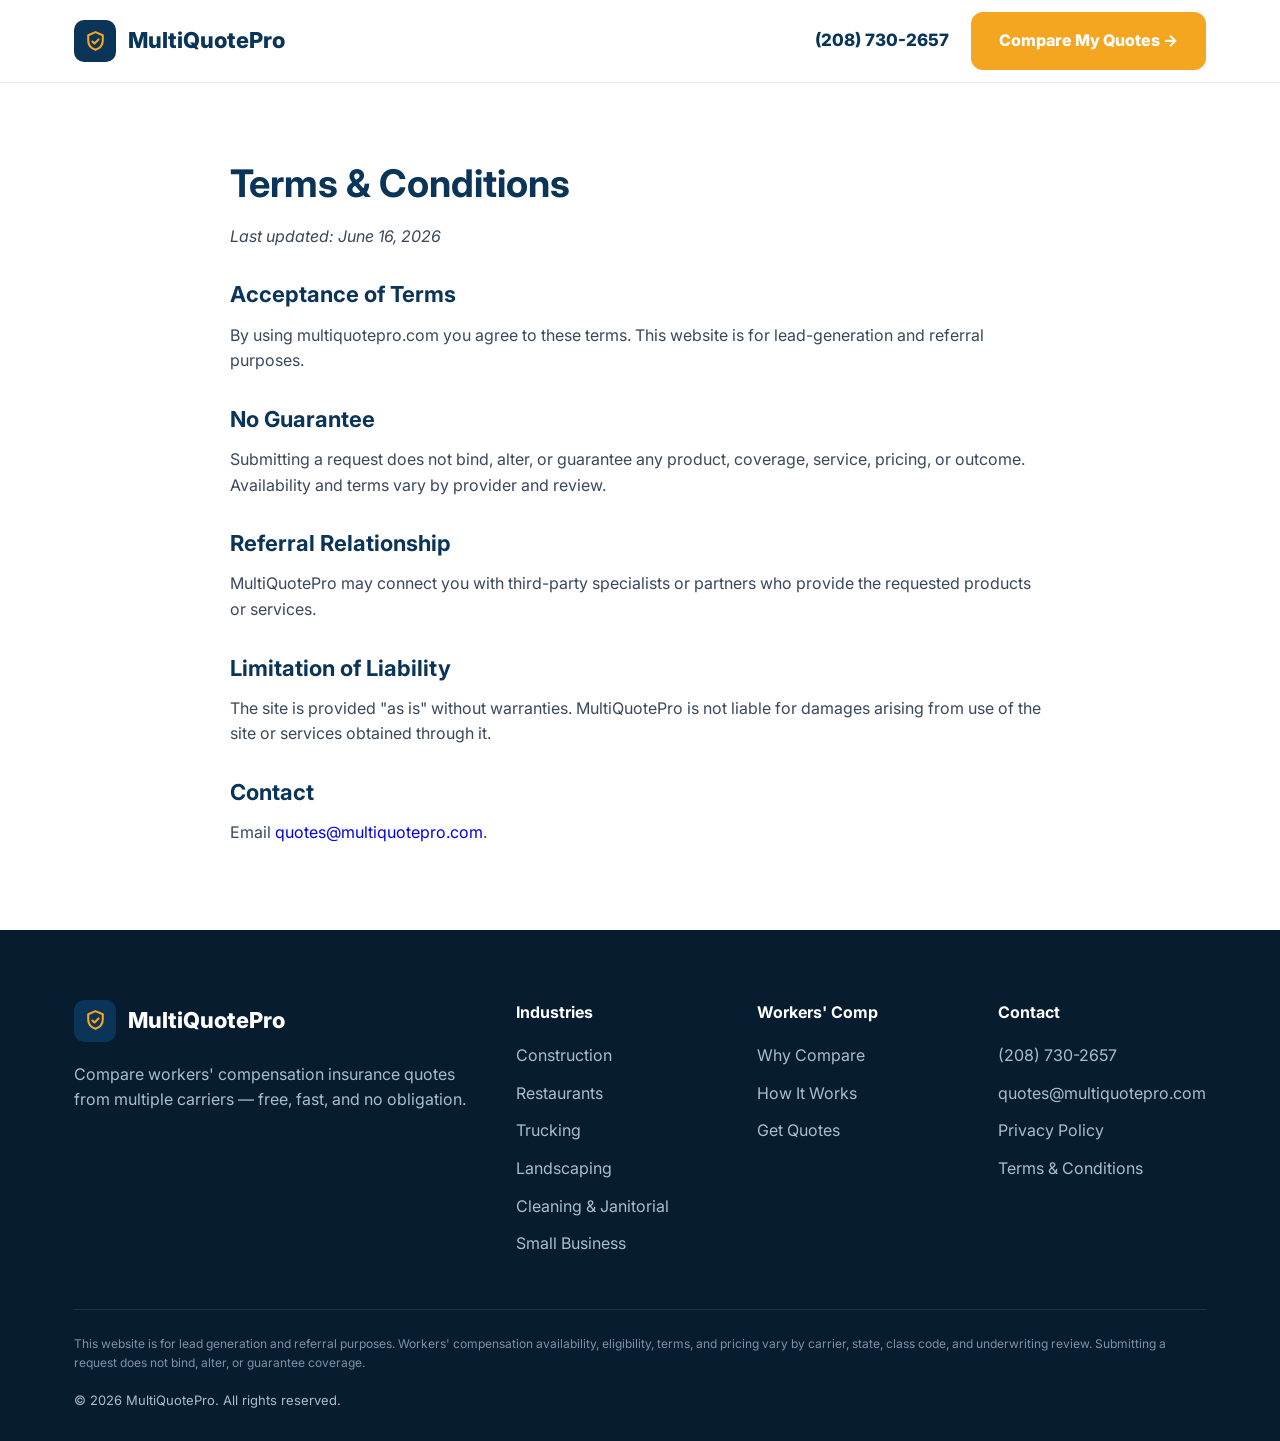
<file: terms.html>
<!DOCTYPE html>
<html lang="en">
<head>
<meta charset="UTF-8" />
<meta name="viewport" content="width=device-width, initial-scale=1.0" />
<title>Terms &amp; Conditions | MultiQuotePro</title>
<meta name="description" content="Terms &amp; Conditions for MultiQuotePro." />
<meta property="og:type" content="website" />
<meta property="og:site_name" content="MultiQuotePro" />
<meta property="og:title" content="Terms &amp; Conditions | MultiQuotePro" />
<meta property="og:description" content="Terms &amp; Conditions for MultiQuotePro." />
<meta property="og:url" content="https://multiquotepro.com/terms.html" />
<meta property="og:image" content="https://multiquotepro.com/og.png" />
<meta name="twitter:card" content="summary_large_image" />
<link rel="canonical" href="https://multiquotepro.com/terms.html" />
<meta name="robots" content="index, follow" />
<link rel="icon" type="image/svg+xml" href="/favicon.svg" />
<link rel="preconnect" href="https://fonts.googleapis.com">
<link rel="preconnect" href="https://fonts.gstatic.com" crossorigin>
<link href="https://fonts.googleapis.com/css2?family=Inter:wght@400;500;600;700;800&display=swap" rel="stylesheet">

<!-- Google tag (gtag.js) — GA4 + Google Ads (standard across all pages) -->
<script async src="https://www.googletagmanager.com/gtag/js?id=G-M279DR51PG"></script>
<script>
  window.dataLayer = window.dataLayer || [];
  function gtag(){dataLayer.push(arguments);}
  gtag('js', new Date());
  gtag('config', 'G-M279DR51PG');
  gtag('config', 'AW-17934471659');
</script>
<!-- Procure click-source capture: stores gclid/UTM on landing, attaches to the form -->
<script>
(function(){
  try{
    var qs = new URLSearchParams(window.location.search);
    var keys = ['gclid','gbraid','wbraid','utm_source','utm_medium','utm_campaign','utm_term','utm_content'];
    var store = {};
    try{ var c=(document.cookie.match(/(?:^|; )pm_attr=([^;]*)/)||[])[1]; if(c) store=JSON.parse(decodeURIComponent(c))||{}; }catch(e){ store={}; }
    var got=false;
    keys.forEach(function(k){ var v=qs.get(k); if(v){ store[k]=v; got=true; } });
    if(got || !store.landing){
      if(!store.landing) store.landing=window.location.pathname;
      if(!store.referrer) store.referrer=document.referrer||'';
      document.cookie='pm_attr='+encodeURIComponent(JSON.stringify(store))+'; path=/; max-age=7776000; SameSite=Lax';
    }
    function fill(){
      var f=document.querySelector('form'); if(!f) return;
      Object.keys(store).forEach(function(k){
        if(store[k] && !f.querySelector('[name="'+k+'"]')){
          var i=document.createElement('input'); i.type='hidden'; i.name=k; i.value=store[k]; f.appendChild(i);
        }
      });
    }
    if(document.readyState!=='loading') fill(); else document.addEventListener('DOMContentLoaded', fill);
  }catch(e){}
})();
</script>
<style>
:root{
  --navy:#0B3558;--navy-dark:#07253D;--gold:#F4A621;--gold-dark:#D88D13;
  --accent:#F4A621;--accent-dark:#D88D13;
  --light:#F7F9FC;--text:#142132;--muted:#6E7A8A;--line:#E5EBF2;
  --radius:18px;--shadow:0 12px 30px rgba(0,0,0,.08);--container:1180px;
}
*{margin:0;padding:0;box-sizing:border-box;}
html{scroll-behavior:smooth;}
body{font-family:'Inter',sans-serif;color:var(--text);background:#fff;line-height:1.6;}
.container{width:100%;max-width:var(--container);margin:auto;padding:0 24px;}
a{text-decoration:none;}
img{max-width:100%;}
.top-bar{background:var(--navy-dark);color:#C7D8E7;text-align:center;font-size:13px;font-weight:600;padding:9px 16px;}
.nav{position:sticky;top:0;z-index:999;background:rgba(255,255,255,.96);backdrop-filter:blur(10px);border-bottom:1px solid var(--line);}
.nav-inner{height:82px;display:flex;align-items:center;justify-content:space-between;}
.logo{display:flex;align-items:center;gap:12px;font-weight:800;color:var(--navy);font-size:22px;}
.logo-box{width:42px;height:42px;border-radius:10px;background:var(--navy);display:flex;align-items:center;justify-content:center;color:var(--gold);}
.logo-box svg{width:25px;height:25px;}
.nav-right{display:flex;align-items:center;gap:22px;}
.nav-phone{font-weight:800;color:var(--navy);font-size:17px;white-space:nowrap;}
.btn{display:inline-flex;align-items:center;justify-content:center;gap:10px;padding:16px 28px;border-radius:12px;font-weight:800;transition:.2s ease;cursor:pointer;border:none;}
.btn-primary{background:var(--accent);color:#fff;}
.btn-primary:hover{background:var(--accent-dark);transform:translateY(-2px);}
.hero{background:radial-gradient(1100px 480px at 78% -10%, rgba(0,0,0,.10), transparent 60%), linear-gradient(160deg,var(--navy) 0%, var(--navy-dark) 100%);color:#fff;padding:90px 0;}
.hero--photo .hero-title,.hero--photo .hero p,.hero--photo .hero-points div,.hero--photo .trust-line,.hero--photo .mini-proof{text-shadow:0 1px 16px rgba(3,12,24,.55);}
.hero-grid{display:grid;grid-template-columns:1fr .95fr;gap:56px;align-items:start;}
.eyebrow{display:inline-block;background:rgba(244,166,33,.16);color:var(--gold);padding:8px 16px;border-radius:999px;font-size:12px;font-weight:700;letter-spacing:1px;text-transform:uppercase;}
.hero-title{font-size:clamp(38px,4.6vw,60px);line-height:1.08;font-weight:800;letter-spacing:-1.5px;margin:22px 0;max-width:720px;}
.highlight{color:var(--gold);}
.hero p{font-size:20px;color:#D3DCE7;max-width:700px;}
.mini-proof{margin-top:16px;font-size:13px;line-height:1.6;color:#C7D8E7;font-weight:500;opacity:.92;}
.hero-points{margin:28px 0;display:grid;grid-template-columns:repeat(2,minmax(0,1fr));gap:14px 22px;max-width:640px;}
.hero-points div{display:flex;align-items:flex-start;gap:12px;color:#fff;font-size:16px;}
.hero-points span{color:var(--gold);font-weight:800;}
.hero-ba{background:rgba(255,255,255,.05);border:1px solid rgba(255,255,255,.13);border-radius:16px;padding:12px;margin-bottom:28px;max-width:560px;}
.hero-ba-head{display:flex;flex-direction:column;gap:2px;margin:2px 4px 11px;}
.hero-ba-title{display:flex;align-items:center;gap:9px;color:#fff;font-weight:800;font-size:16px;letter-spacing:-.2px;}
.hero-ba-title b{color:var(--gold);font-size:18px;line-height:1;}
.hero-ba-sub{color:#AEBED0;font-size:12.5px;}
.hero-ba-imgs{display:grid;grid-template-columns:1fr 1fr;gap:8px;}
.hero-ba-fig{position:relative;border-radius:10px;overflow:hidden;margin:0;}
.hero-ba-fig img{display:block;width:100%;height:auto;aspect-ratio:4/3;object-fit:cover;}
.hero-ba-tag{position:absolute;top:8px;left:8px;font-size:10px;font-weight:800;text-transform:uppercase;letter-spacing:.04em;color:#fff;padding:4px 9px;border-radius:999px;box-shadow:0 3px 8px rgba(0,0,0,.3);}
.trust-line{margin:8px 0 26px;font-size:14px;color:#C7D8E7;font-weight:500;}
.form-card{background:#fff;border-radius:var(--radius);box-shadow:var(--shadow);color:var(--text);overflow:hidden;}
.form-head{background:var(--accent);color:#fff;padding:24px 32px;}
.form-head h3{font-size:25px;line-height:1.12;margin-bottom:6px;color:#fff;}
.form-head p{color:rgba(255,255,255,.9);font-size:14px;}
.form-body{padding:28px 32px 32px;}
.form-stats{display:flex;border:1px solid var(--line);border-radius:10px;overflow:hidden;margin-bottom:20px;}
.form-stat{flex:1;text-align:center;padding:10px 8px;border-right:1px solid var(--line);}
.form-stat:last-child{border-right:none;}
.form-stat strong{display:block;font-size:18px;font-weight:800;color:var(--navy);line-height:1.2;}
.form-stat span{font-size:10px;text-transform:uppercase;letter-spacing:.6px;color:var(--muted);font-weight:600;}
.form-stat--hl{background:rgba(225,29,42,.05);}
.form-stat--hl strong{color:var(--accent);font-size:21px;}
.form-stat--strike strong{color:#9aa6b2;text-decoration:line-through;text-decoration-color:#c2ccd6;}
.stats-kicker{font-size:11px;font-weight:800;text-transform:uppercase;letter-spacing:1.5px;color:var(--accent);text-align:center;margin-bottom:8px;}
.form-grid{display:grid;grid-template-columns:1fr 1fr;gap:14px;}
.form-grid .full{grid-column:1/-1;}
.field-label{display:block;font-size:12px;font-weight:700;color:var(--navy);margin-bottom:6px;}
.submit-btn{width:100%;display:flex;justify-content:center;margin-top:6px;padding:18px 24px;font-size:18px;}
input,select,textarea{width:100%;padding:14px;border-radius:12px;border:1px solid var(--line);font-size:15px;font-family:inherit;background:#fff;}
textarea{min-height:84px;resize:vertical;}
input:focus,select:focus,textarea:focus{outline:none;border-color:var(--navy);}
.secondary-label{font-size:13px;color:var(--muted);margin:18px 0 10px;}
.secondary-services-grid{display:grid;grid-template-columns:1fr 1fr;gap:8px 18px;margin-bottom:18px;}
.secondary-services-grid label{display:flex;align-items:center;gap:8px;font-size:13px;font-weight:500;color:var(--muted);cursor:pointer;}
.secondary-services-grid input{width:14px;height:14px;margin:0;}
.privacy-note{display:block;margin-top:10px;font-size:12px;color:#8A97A5;text-align:center;}
.tcpa{display:block;width:100%;margin-top:16px;font-size:11px;line-height:1.5;color:#7B8794;text-align:left;}
.tcpa a{color:#7B8794;text-decoration:underline;}
.stats{background:var(--navy);padding:40px 0;}
.stats-grid{display:grid;grid-template-columns:repeat(4,1fr);gap:30px;text-align:center;}
.stat h2{color:#fff;font-size:38px;font-weight:800;}
.stat h2 span{color:var(--gold);}
.stat p{color:#BFD0E0;text-transform:uppercase;letter-spacing:1px;font-size:12px;font-weight:700;margin-top:8px;}
.section{padding:90px 0;}
.how-section{background:#f5f8fb;}
.section-head{text-align:center;max-width:820px;margin:auto auto 60px;}
.section-head h2{font-size:clamp(32px,4vw,52px);line-height:1.1;margin:18px 0;}
.section-head p{color:var(--muted);font-size:18px;}
.review-grid{display:grid;grid-template-columns:repeat(3,1fr);gap:28px;}
.review-card{background:#fff;border:1px solid var(--line);border-radius:20px;padding:34px;box-shadow:var(--shadow);transition:.2s ease;}
.review-card:hover{transform:translateY(-4px);}
.review-icon{width:58px;height:58px;border-radius:16px;background:#F4F7FB;display:flex;align-items:center;justify-content:center;font-size:26px;margin-bottom:22px;}
.review-card h3{font-size:23px;line-height:1.2;margin-bottom:14px;color:var(--navy-dark);}
.review-card p{color:var(--muted);line-height:1.7;font-size:16px;}
.seg-grid{display:grid;grid-template-columns:1fr 1fr;gap:16px;max-width:920px;margin:0 auto;}
.seg-item{background:#fff;border:1px solid var(--line);border-radius:14px;padding:18px 20px;display:flex;gap:12px;align-items:flex-start;box-shadow:0 8px 18px rgba(16,32,51,.04);}
.seg-item .check{color:var(--gold);font-weight:900;font-size:18px;}
.seg-item strong{display:block;color:var(--navy);margin-bottom:2px;}
.seg-item span{color:var(--muted);font-size:14px;}
.how-grid{display:grid;grid-template-columns:repeat(3,1fr);gap:26px;margin-top:40px;}
.how-card{position:relative;background:#fff;border:1px solid #dfe7f0;border-radius:18px;padding:48px 28px 32px;box-shadow:0 8px 24px rgba(0,0,0,.05);}
.step-badge{position:absolute;top:-18px;left:28px;background:var(--navy);color:#fff;font-weight:800;padding:7px 14px;border-radius:8px;font-size:14px;}
.how-icon{width:54px;height:54px;border-radius:14px;background:#eef4fa;display:flex;align-items:center;justify-content:center;font-size:24px;margin-bottom:22px;}
.how-card h3{font-size:22px;margin-bottom:12px;color:var(--navy-dark);}
.how-card p{color:#435269;font-size:16px;line-height:1.7;}
.faq{max-width:900px;margin:0 auto;display:grid;gap:14px;}
.faq-item{border:1px solid var(--line);border-radius:14px;padding:22px 24px;background:#fff;}
.faq-item h3{color:var(--navy);margin-bottom:6px;font-size:19px;}
.faq-item p{color:var(--muted);}
.final-cta{background:var(--navy);padding:90px 20px;text-align:center;}
.cta-box{max-width:820px;margin:0 auto;}
.final-cta h2{color:#fff;font-size:clamp(34px,4.4vw,56px);line-height:1.1;margin:24px 0;}
.final-cta p{color:#d7e4ef;font-size:22px;line-height:1.6;margin-bottom:34px;}
.final-cta .btn{padding:18px 34px;font-size:18px;margin-top:10px;}
footer{background:#071C2E;color:#A7BED1;padding:70px 0 30px;}
.footer-grid{display:grid;grid-template-columns:2fr 1fr 1fr 1fr;gap:40px;margin-bottom:40px;}
footer h4{color:#fff;margin-bottom:18px;}
footer a{color:#A7BED1;display:block;margin-bottom:12px;}
.footer-disclaimer{border-top:1px solid rgba(255,255,255,.1);padding-top:24px;font-size:12px;line-height:1.6;color:#7B92A6;margin-bottom:18px;}
.footer-bottom{font-size:13px;}
.article{max-width:820px;margin:0 auto;padding:70px 0;}
.article h1{font-size:clamp(30px,4vw,46px);color:var(--navy);line-height:1.12;margin-bottom:18px;}
.article .lede{font-size:19px;color:var(--muted);margin-bottom:30px;}
.article h2{color:var(--navy);font-size:26px;margin:34px 0 12px;}
.article p{color:#39485B;font-size:17px;margin-bottom:16px;}
.article .back{display:inline-block;margin-top:30px;font-weight:700;color:var(--accent);}
.legal{max-width:820px;margin:0 auto;padding:70px 0;}
.legal h1{font-size:38px;color:var(--navy);margin-bottom:10px;}
.legal h2{color:var(--navy);font-size:22px;margin:28px 0 10px;}
.legal p{color:#39485B;margin-bottom:14px;}
.thanks{max-width:680px;margin:0 auto;padding:110px 24px;text-align:center;}
.thanks .badge{width:84px;height:84px;border-radius:50%;background:rgba(244,166,33,.15);color:var(--accent);display:flex;align-items:center;justify-content:center;font-size:40px;margin:0 auto 26px;}
.thanks h1{font-size:40px;color:var(--navy);margin-bottom:16px;}
.thanks p{font-size:19px;color:var(--muted);margin-bottom:14px;}
@media(max-width:980px){
.hero-grid,.review-grid,.how-grid,.footer-grid,.stats-grid,.seg-grid,.ba-grid{grid-template-columns:1fr;}
.form-grid{grid-template-columns:1fr;}
.hero-points{grid-template-columns:1fr;}
.form-stats{flex-wrap:wrap;}
.form-stat{flex:1 1 45%;}
}
@media(max-width:640px){.nav-phone{display:none;}}
.results{background:#fff;}
.ba-grid{display:grid;grid-template-columns:1fr 1fr;gap:24px;max-width:1040px;margin:0 auto;}
.ba-card{position:relative;border-radius:18px;overflow:hidden;box-shadow:var(--shadow);border:1px solid var(--line);background:#fff;}
.ba-card img{display:block;width:100%;height:auto;aspect-ratio:4/3;object-fit:cover;}
.ba-tag{position:absolute;top:14px;left:14px;font-size:13px;font-weight:800;letter-spacing:.04em;text-transform:uppercase;color:#fff;padding:7px 14px;border-radius:999px;box-shadow:0 4px 12px rgba(0,0,0,.28);}
.ba-before{background:#6b7280;}
.ba-after{background:var(--gold);color:var(--navy);}
.ba-cap{padding:16px 18px;color:var(--muted);font-size:15px;text-align:center;}
.ba-video{max-width:1040px;margin:38px auto 0;border-radius:18px;overflow:hidden;box-shadow:var(--shadow);background:#000;}
.ba-video video{display:block;width:100%;height:auto;aspect-ratio:16/9;background:#000;}
.ba-vcap{text-align:center;color:var(--muted);font-size:15px;margin-top:16px;}
.trust-strip{display:flex;flex-wrap:wrap;gap:8px;justify-content:center;margin-top:14px;}
.tbadge{display:inline-flex;align-items:center;gap:6px;font-size:11px;font-weight:700;color:#5B6B7C;background:#F4F7FB;border:1px solid #E5EBF2;border-radius:999px;padding:5px 11px;white-space:nowrap;}
.carriers{padding:44px 0;background:#fff;border-top:1px solid var(--line);border-bottom:1px solid var(--line);}
.carriers-label{text-align:center;font-size:11px;font-weight:700;letter-spacing:1.4px;text-transform:uppercase;color:var(--muted);margin-bottom:28px;}
.carriers-grid{display:flex;flex-wrap:wrap;align-items:center;justify-content:center;gap:24px 48px;}
.carriers-grid img{height:44px;width:auto;opacity:.72;filter:grayscale(25%);transition:.25s ease;}
.carriers-grid img:hover{opacity:1;filter:grayscale(0%);}
@media(max-width:640px){.carriers-grid img{height:32px;}.carriers-grid{gap:18px 28px;}}
.blog-grid{display:grid;grid-template-columns:repeat(3,1fr);gap:24px;margin-top:20px;}
.blog-card{background:#fff;border:1px solid var(--line);border-radius:16px;padding:28px;box-shadow:0 8px 20px rgba(0,0,0,.05);display:flex;flex-direction:column;gap:10px;}
.blog-card-tag{display:inline-block;font-size:10px;font-weight:700;letter-spacing:1.2px;text-transform:uppercase;color:var(--accent);background:rgba(0,0,0,.06);padding:4px 10px;border-radius:999px;}
.blog-card h2{font-size:19px;color:var(--navy);line-height:1.25;margin:0;}
.blog-card p{color:var(--muted);font-size:14px;flex:1;}
.blog-card-date{font-size:12px;color:var(--muted);font-weight:500;}
.blog-card .read-more{font-size:14px;font-weight:700;color:var(--accent);}
.article-meta{display:flex;align-items:center;gap:12px;flex-wrap:wrap;margin-bottom:16px;}
.article-breadcrumb{font-size:13px;color:var(--muted);margin-bottom:24px;}
.article-cta-box{margin-top:44px;padding:32px;background:var(--light);border-radius:16px;border:1px solid var(--line);}
.article-cta-box h3{color:var(--navy);font-size:22px;margin-bottom:8px;}
.article-cta-box p{color:var(--muted);margin-bottom:20px;}
@media(max-width:980px){.blog-grid{grid-template-columns:1fr;}}
.ms-progress{display:flex;align-items:center;margin-bottom:22px;}
.ms-dot{width:30px;height:30px;border-radius:50%;background:var(--line);color:var(--muted);display:flex;align-items:center;justify-content:center;font-size:11px;font-weight:800;flex-shrink:0;transition:.2s;}
.ms-dot.ms-active{background:var(--accent);color:#fff;}
.ms-dot.ms-done{background:var(--navy);color:#fff;}
.ms-line{flex:1;height:2px;background:var(--line);transition:.2s;}
.ms-line.ms-done{background:var(--navy);}
.ms-panel{display:none;}
.ms-panel.ms-active{display:block;}
.ms-q{font-size:20px;font-weight:800;color:#142132;line-height:1.3;margin-bottom:6px;}
.ms-sub{font-size:14px;color:#4A5568;margin-bottom:4px;}
.ms-opts{display:grid;grid-template-columns:1fr 1fr;gap:10px;margin:14px 0 8px;}
.ms-opt{padding:13px 14px;border:2px solid var(--line);border-radius:12px;font-size:14px;font-weight:600;color:var(--navy);cursor:pointer;text-align:left;background:#fff;transition:.15s;line-height:1.3;width:100%;}
.ms-opt:hover,.ms-opt.ms-sel{border-color:var(--accent);background:rgba(244,166,33,.08);}
.ms-back-btn{background:none;border:none;font-size:13px;color:var(--muted);font-weight:600;cursor:pointer;padding:0;margin-top:12px;display:inline-block;}
.ms-back-btn:hover{color:var(--navy);}
@media(max-width:500px){.ms-opts{grid-template-columns:1fr;}}
</style>
<script type="application/ld+json">{"@context":"https://schema.org","@type":"Organization","name":"MultiQuotePro","url":"https://multiquotepro.com/","telephone":"(208) 730-2657","areaServed":"US","logo":"https://multiquotepro.com/og.png"}</script>
</head>
<body>
<header class="nav">
<div class="container nav-inner">
<a href="/" class="logo">
<div class="logo-box"><svg viewBox="0 0 24 24" fill="none" stroke="currentColor" stroke-width="2" stroke-linecap="round" stroke-linejoin="round"><path d="M12 3l7 3v5c0 4.5-3 7.5-7 9-4-1.5-7-4.5-7-9V6z"/><path d="M9 12l2 2 4-4"/></svg></div>
MultiQuotePro
</a>
<div class="nav-right">
<a href="tel:12087302657" class="nav-phone">(208) 730-2657</a>
<a href="#form" class="btn btn-primary">Compare My Quotes →</a>
</div>
</div>
</header>
<div class="legal container">
<h1>Terms &amp; Conditions</h1>
<p><em>Last updated: June 16, 2026</em></p>
<h2>Acceptance of Terms</h2><p>By using multiquotepro.com you agree to these terms. This website is for lead-generation and referral purposes.</p>
<h2>No Guarantee</h2><p>Submitting a request does not bind, alter, or guarantee any product, coverage, service, pricing, or outcome. Availability and terms vary by provider and review.</p>
<h2>Referral Relationship</h2><p>MultiQuotePro may connect you with third-party specialists or partners who provide the requested products or services.</p>
<h2>Limitation of Liability</h2><p>The site is provided "as is" without warranties. MultiQuotePro is not liable for damages arising from use of the site or services obtained through it.</p>
<h2>Contact</h2><p>Email <a href="mailto:quotes@multiquotepro.com">quotes@multiquotepro.com</a>.</p>
</div>
<footer id="contact">
<div class="container">
<div class="footer-grid">
<div>
<div class="logo" style="color:#fff;margin-bottom:20px">
<div class="logo-box"><svg viewBox="0 0 24 24" fill="none" stroke="currentColor" stroke-width="2" stroke-linecap="round" stroke-linejoin="round"><path d="M12 3l7 3v5c0 4.5-3 7.5-7 9-4-1.5-7-4.5-7-9V6z"/><path d="M9 12l2 2 4-4"/></svg></div>
MultiQuotePro
</div>
<p>Compare workers' compensation insurance quotes from multiple carriers — free, fast, and no obligation.</p>
</div>
<div>
<h4>Industries</h4>
<a href="/construction-workers-comp.html">Construction</a>
<a href="/restaurant-workers-comp.html">Restaurants</a>
<a href="/trucking-workers-comp.html">Trucking</a>
<a href="/landscaping-workers-comp.html">Landscaping</a>
<a href="/cleaning-workers-comp.html">Cleaning &amp; Janitorial</a>
<a href="/small-business-workers-comp.html">Small Business</a>
</div>
<div>
<h4>Workers' Comp</h4>
<a href="/#services">Why Compare</a>
<a href="/#services">How It Works</a>
<a href="/#form">Get Quotes</a>
</div>
<div>
<h4>Contact</h4>
<a href="tel:12087302657">(208) 730-2657</a>
<a href="mailto:quotes@multiquotepro.com">quotes@multiquotepro.com</a>
<a href="/privacy-policy.html">Privacy Policy</a>
<a href="/terms.html">Terms &amp; Conditions</a>
</div>
</div>
<div class="footer-disclaimer">This website is for lead generation and referral purposes. Workers' compensation availability, eligibility, terms, and pricing vary by carrier, state, class code, and underwriting review. Submitting a request does not bind, alter, or guarantee coverage.</div>
<div class="footer-bottom">© 2026 MultiQuotePro. All rights reserved.</div>
</div>
</footer>
</body>
</html>
</file>
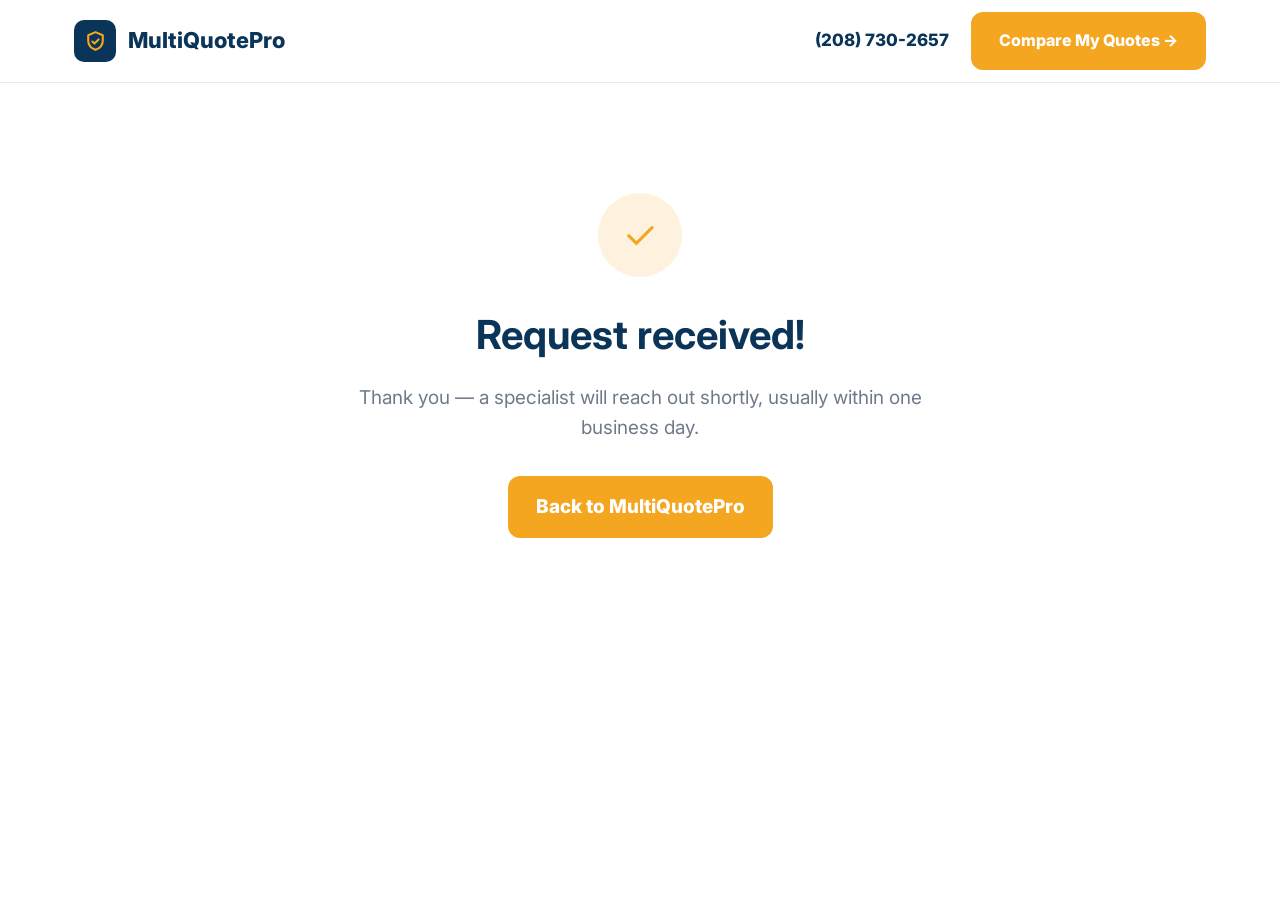
<file: thank-you.html>
<!DOCTYPE html>
<html lang="en">
<head>
<meta charset="UTF-8" />
<meta name="viewport" content="width=device-width, initial-scale=1.0" />
<title>Thank You | MultiQuotePro</title>
<meta name="description" content="Your request has been received." />
<meta property="og:type" content="website" />
<meta property="og:site_name" content="MultiQuotePro" />
<meta property="og:title" content="Thank You | MultiQuotePro" />
<meta property="og:description" content="Your request has been received." />
<meta property="og:url" content="https://multiquotepro.com/thank-you.html" />
<meta property="og:image" content="https://multiquotepro.com/og.png" />
<meta name="twitter:card" content="summary_large_image" />
<link rel="canonical" href="https://multiquotepro.com/thank-you.html" />
<meta name="robots" content="noindex, follow" />
<link rel="icon" type="image/svg+xml" href="/favicon.svg" />
<link rel="preconnect" href="https://fonts.googleapis.com">
<link rel="preconnect" href="https://fonts.gstatic.com" crossorigin>
<link href="https://fonts.googleapis.com/css2?family=Inter:wght@400;500;600;700;800&display=swap" rel="stylesheet">

<!-- Google tag (gtag.js) — GA4 + Google Ads (standard across all pages) -->
<script async src="https://www.googletagmanager.com/gtag/js?id=G-M279DR51PG"></script>
<script>
  window.dataLayer = window.dataLayer || [];
  function gtag(){dataLayer.push(arguments);}
  gtag('js', new Date());
  gtag('config', 'G-M279DR51PG');
  gtag('config', 'AW-17934471659');
</script>
<!-- Procure click-source capture: stores gclid/UTM on landing, attaches to the form -->
<script>
(function(){
  try{
    var qs = new URLSearchParams(window.location.search);
    var keys = ['gclid','gbraid','wbraid','utm_source','utm_medium','utm_campaign','utm_term','utm_content'];
    var store = {};
    try{ var c=(document.cookie.match(/(?:^|; )pm_attr=([^;]*)/)||[])[1]; if(c) store=JSON.parse(decodeURIComponent(c))||{}; }catch(e){ store={}; }
    var got=false;
    keys.forEach(function(k){ var v=qs.get(k); if(v){ store[k]=v; got=true; } });
    if(got || !store.landing){
      if(!store.landing) store.landing=window.location.pathname;
      if(!store.referrer) store.referrer=document.referrer||'';
      document.cookie='pm_attr='+encodeURIComponent(JSON.stringify(store))+'; path=/; max-age=7776000; SameSite=Lax';
    }
    function fill(){
      var f=document.querySelector('form'); if(!f) return;
      Object.keys(store).forEach(function(k){
        if(store[k] && !f.querySelector('[name="'+k+'"]')){
          var i=document.createElement('input'); i.type='hidden'; i.name=k; i.value=store[k]; f.appendChild(i);
        }
      });
    }
    if(document.readyState!=='loading') fill(); else document.addEventListener('DOMContentLoaded', fill);
  }catch(e){}
})();
</script>
<style>
:root{
  --navy:#0B3558;--navy-dark:#07253D;--gold:#F4A621;--gold-dark:#D88D13;
  --accent:#F4A621;--accent-dark:#D88D13;
  --light:#F7F9FC;--text:#142132;--muted:#6E7A8A;--line:#E5EBF2;
  --radius:18px;--shadow:0 12px 30px rgba(0,0,0,.08);--container:1180px;
}
*{margin:0;padding:0;box-sizing:border-box;}
html{scroll-behavior:smooth;}
body{font-family:'Inter',sans-serif;color:var(--text);background:#fff;line-height:1.6;}
.container{width:100%;max-width:var(--container);margin:auto;padding:0 24px;}
a{text-decoration:none;}
img{max-width:100%;}
.top-bar{background:var(--navy-dark);color:#C7D8E7;text-align:center;font-size:13px;font-weight:600;padding:9px 16px;}
.nav{position:sticky;top:0;z-index:999;background:rgba(255,255,255,.96);backdrop-filter:blur(10px);border-bottom:1px solid var(--line);}
.nav-inner{height:82px;display:flex;align-items:center;justify-content:space-between;}
.logo{display:flex;align-items:center;gap:12px;font-weight:800;color:var(--navy);font-size:22px;}
.logo-box{width:42px;height:42px;border-radius:10px;background:var(--navy);display:flex;align-items:center;justify-content:center;color:var(--gold);}
.logo-box svg{width:25px;height:25px;}
.nav-right{display:flex;align-items:center;gap:22px;}
.nav-phone{font-weight:800;color:var(--navy);font-size:17px;white-space:nowrap;}
.btn{display:inline-flex;align-items:center;justify-content:center;gap:10px;padding:16px 28px;border-radius:12px;font-weight:800;transition:.2s ease;cursor:pointer;border:none;}
.btn-primary{background:var(--accent);color:#fff;}
.btn-primary:hover{background:var(--accent-dark);transform:translateY(-2px);}
.hero{background:radial-gradient(1100px 480px at 78% -10%, rgba(0,0,0,.10), transparent 60%), linear-gradient(160deg,var(--navy) 0%, var(--navy-dark) 100%);color:#fff;padding:90px 0;}
.hero--photo .hero-title,.hero--photo .hero p,.hero--photo .hero-points div,.hero--photo .trust-line,.hero--photo .mini-proof{text-shadow:0 1px 16px rgba(3,12,24,.55);}
.hero-grid{display:grid;grid-template-columns:1fr .95fr;gap:56px;align-items:start;}
.eyebrow{display:inline-block;background:rgba(244,166,33,.16);color:var(--gold);padding:8px 16px;border-radius:999px;font-size:12px;font-weight:700;letter-spacing:1px;text-transform:uppercase;}
.hero-title{font-size:clamp(38px,4.6vw,60px);line-height:1.08;font-weight:800;letter-spacing:-1.5px;margin:22px 0;max-width:720px;}
.highlight{color:var(--gold);}
.hero p{font-size:20px;color:#D3DCE7;max-width:700px;}
.mini-proof{margin-top:16px;font-size:13px;line-height:1.6;color:#C7D8E7;font-weight:500;opacity:.92;}
.hero-points{margin:28px 0;display:grid;grid-template-columns:repeat(2,minmax(0,1fr));gap:14px 22px;max-width:640px;}
.hero-points div{display:flex;align-items:flex-start;gap:12px;color:#fff;font-size:16px;}
.hero-points span{color:var(--gold);font-weight:800;}
.hero-ba{background:rgba(255,255,255,.05);border:1px solid rgba(255,255,255,.13);border-radius:16px;padding:12px;margin-bottom:28px;max-width:560px;}
.hero-ba-head{display:flex;flex-direction:column;gap:2px;margin:2px 4px 11px;}
.hero-ba-title{display:flex;align-items:center;gap:9px;color:#fff;font-weight:800;font-size:16px;letter-spacing:-.2px;}
.hero-ba-title b{color:var(--gold);font-size:18px;line-height:1;}
.hero-ba-sub{color:#AEBED0;font-size:12.5px;}
.hero-ba-imgs{display:grid;grid-template-columns:1fr 1fr;gap:8px;}
.hero-ba-fig{position:relative;border-radius:10px;overflow:hidden;margin:0;}
.hero-ba-fig img{display:block;width:100%;height:auto;aspect-ratio:4/3;object-fit:cover;}
.hero-ba-tag{position:absolute;top:8px;left:8px;font-size:10px;font-weight:800;text-transform:uppercase;letter-spacing:.04em;color:#fff;padding:4px 9px;border-radius:999px;box-shadow:0 3px 8px rgba(0,0,0,.3);}
.trust-line{margin:8px 0 26px;font-size:14px;color:#C7D8E7;font-weight:500;}
.form-card{background:#fff;border-radius:var(--radius);box-shadow:var(--shadow);color:var(--text);overflow:hidden;}
.form-head{background:var(--accent);color:#fff;padding:24px 32px;}
.form-head h3{font-size:25px;line-height:1.12;margin-bottom:6px;color:#fff;}
.form-head p{color:rgba(255,255,255,.9);font-size:14px;}
.form-body{padding:28px 32px 32px;}
.form-stats{display:flex;border:1px solid var(--line);border-radius:10px;overflow:hidden;margin-bottom:20px;}
.form-stat{flex:1;text-align:center;padding:10px 8px;border-right:1px solid var(--line);}
.form-stat:last-child{border-right:none;}
.form-stat strong{display:block;font-size:18px;font-weight:800;color:var(--navy);line-height:1.2;}
.form-stat span{font-size:10px;text-transform:uppercase;letter-spacing:.6px;color:var(--muted);font-weight:600;}
.form-stat--hl{background:rgba(225,29,42,.05);}
.form-stat--hl strong{color:var(--accent);font-size:21px;}
.form-stat--strike strong{color:#9aa6b2;text-decoration:line-through;text-decoration-color:#c2ccd6;}
.stats-kicker{font-size:11px;font-weight:800;text-transform:uppercase;letter-spacing:1.5px;color:var(--accent);text-align:center;margin-bottom:8px;}
.form-grid{display:grid;grid-template-columns:1fr 1fr;gap:14px;}
.form-grid .full{grid-column:1/-1;}
.field-label{display:block;font-size:12px;font-weight:700;color:var(--navy);margin-bottom:6px;}
.submit-btn{width:100%;display:flex;justify-content:center;margin-top:6px;padding:18px 24px;font-size:18px;}
input,select,textarea{width:100%;padding:14px;border-radius:12px;border:1px solid var(--line);font-size:15px;font-family:inherit;background:#fff;}
textarea{min-height:84px;resize:vertical;}
input:focus,select:focus,textarea:focus{outline:none;border-color:var(--navy);}
.secondary-label{font-size:13px;color:var(--muted);margin:18px 0 10px;}
.secondary-services-grid{display:grid;grid-template-columns:1fr 1fr;gap:8px 18px;margin-bottom:18px;}
.secondary-services-grid label{display:flex;align-items:center;gap:8px;font-size:13px;font-weight:500;color:var(--muted);cursor:pointer;}
.secondary-services-grid input{width:14px;height:14px;margin:0;}
.privacy-note{display:block;margin-top:10px;font-size:12px;color:#8A97A5;text-align:center;}
.tcpa{display:block;width:100%;margin-top:16px;font-size:11px;line-height:1.5;color:#7B8794;text-align:left;}
.tcpa a{color:#7B8794;text-decoration:underline;}
.stats{background:var(--navy);padding:40px 0;}
.stats-grid{display:grid;grid-template-columns:repeat(4,1fr);gap:30px;text-align:center;}
.stat h2{color:#fff;font-size:38px;font-weight:800;}
.stat h2 span{color:var(--gold);}
.stat p{color:#BFD0E0;text-transform:uppercase;letter-spacing:1px;font-size:12px;font-weight:700;margin-top:8px;}
.section{padding:90px 0;}
.how-section{background:#f5f8fb;}
.section-head{text-align:center;max-width:820px;margin:auto auto 60px;}
.section-head h2{font-size:clamp(32px,4vw,52px);line-height:1.1;margin:18px 0;}
.section-head p{color:var(--muted);font-size:18px;}
.review-grid{display:grid;grid-template-columns:repeat(3,1fr);gap:28px;}
.review-card{background:#fff;border:1px solid var(--line);border-radius:20px;padding:34px;box-shadow:var(--shadow);transition:.2s ease;}
.review-card:hover{transform:translateY(-4px);}
.review-icon{width:58px;height:58px;border-radius:16px;background:#F4F7FB;display:flex;align-items:center;justify-content:center;font-size:26px;margin-bottom:22px;}
.review-card h3{font-size:23px;line-height:1.2;margin-bottom:14px;color:var(--navy-dark);}
.review-card p{color:var(--muted);line-height:1.7;font-size:16px;}
.seg-grid{display:grid;grid-template-columns:1fr 1fr;gap:16px;max-width:920px;margin:0 auto;}
.seg-item{background:#fff;border:1px solid var(--line);border-radius:14px;padding:18px 20px;display:flex;gap:12px;align-items:flex-start;box-shadow:0 8px 18px rgba(16,32,51,.04);}
.seg-item .check{color:var(--gold);font-weight:900;font-size:18px;}
.seg-item strong{display:block;color:var(--navy);margin-bottom:2px;}
.seg-item span{color:var(--muted);font-size:14px;}
.how-grid{display:grid;grid-template-columns:repeat(3,1fr);gap:26px;margin-top:40px;}
.how-card{position:relative;background:#fff;border:1px solid #dfe7f0;border-radius:18px;padding:48px 28px 32px;box-shadow:0 8px 24px rgba(0,0,0,.05);}
.step-badge{position:absolute;top:-18px;left:28px;background:var(--navy);color:#fff;font-weight:800;padding:7px 14px;border-radius:8px;font-size:14px;}
.how-icon{width:54px;height:54px;border-radius:14px;background:#eef4fa;display:flex;align-items:center;justify-content:center;font-size:24px;margin-bottom:22px;}
.how-card h3{font-size:22px;margin-bottom:12px;color:var(--navy-dark);}
.how-card p{color:#435269;font-size:16px;line-height:1.7;}
.faq{max-width:900px;margin:0 auto;display:grid;gap:14px;}
.faq-item{border:1px solid var(--line);border-radius:14px;padding:22px 24px;background:#fff;}
.faq-item h3{color:var(--navy);margin-bottom:6px;font-size:19px;}
.faq-item p{color:var(--muted);}
.final-cta{background:var(--navy);padding:90px 20px;text-align:center;}
.cta-box{max-width:820px;margin:0 auto;}
.final-cta h2{color:#fff;font-size:clamp(34px,4.4vw,56px);line-height:1.1;margin:24px 0;}
.final-cta p{color:#d7e4ef;font-size:22px;line-height:1.6;margin-bottom:34px;}
.final-cta .btn{padding:18px 34px;font-size:18px;margin-top:10px;}
footer{background:#071C2E;color:#A7BED1;padding:70px 0 30px;}
.footer-grid{display:grid;grid-template-columns:2fr 1fr 1fr 1fr;gap:40px;margin-bottom:40px;}
footer h4{color:#fff;margin-bottom:18px;}
footer a{color:#A7BED1;display:block;margin-bottom:12px;}
.footer-disclaimer{border-top:1px solid rgba(255,255,255,.1);padding-top:24px;font-size:12px;line-height:1.6;color:#7B92A6;margin-bottom:18px;}
.footer-bottom{font-size:13px;}
.article{max-width:820px;margin:0 auto;padding:70px 0;}
.article h1{font-size:clamp(30px,4vw,46px);color:var(--navy);line-height:1.12;margin-bottom:18px;}
.article .lede{font-size:19px;color:var(--muted);margin-bottom:30px;}
.article h2{color:var(--navy);font-size:26px;margin:34px 0 12px;}
.article p{color:#39485B;font-size:17px;margin-bottom:16px;}
.article .back{display:inline-block;margin-top:30px;font-weight:700;color:var(--accent);}
.legal{max-width:820px;margin:0 auto;padding:70px 0;}
.legal h1{font-size:38px;color:var(--navy);margin-bottom:10px;}
.legal h2{color:var(--navy);font-size:22px;margin:28px 0 10px;}
.legal p{color:#39485B;margin-bottom:14px;}
.thanks{max-width:680px;margin:0 auto;padding:110px 24px;text-align:center;}
.thanks .badge{width:84px;height:84px;border-radius:50%;background:rgba(244,166,33,.15);color:var(--accent);display:flex;align-items:center;justify-content:center;font-size:40px;margin:0 auto 26px;}
.thanks h1{font-size:40px;color:var(--navy);margin-bottom:16px;}
.thanks p{font-size:19px;color:var(--muted);margin-bottom:14px;}
@media(max-width:980px){
.hero-grid,.review-grid,.how-grid,.footer-grid,.stats-grid,.seg-grid,.ba-grid{grid-template-columns:1fr;}
.form-grid{grid-template-columns:1fr;}
.hero-points{grid-template-columns:1fr;}
.form-stats{flex-wrap:wrap;}
.form-stat{flex:1 1 45%;}
}
@media(max-width:640px){.nav-phone{display:none;}}
.results{background:#fff;}
.ba-grid{display:grid;grid-template-columns:1fr 1fr;gap:24px;max-width:1040px;margin:0 auto;}
.ba-card{position:relative;border-radius:18px;overflow:hidden;box-shadow:var(--shadow);border:1px solid var(--line);background:#fff;}
.ba-card img{display:block;width:100%;height:auto;aspect-ratio:4/3;object-fit:cover;}
.ba-tag{position:absolute;top:14px;left:14px;font-size:13px;font-weight:800;letter-spacing:.04em;text-transform:uppercase;color:#fff;padding:7px 14px;border-radius:999px;box-shadow:0 4px 12px rgba(0,0,0,.28);}
.ba-before{background:#6b7280;}
.ba-after{background:var(--gold);color:var(--navy);}
.ba-cap{padding:16px 18px;color:var(--muted);font-size:15px;text-align:center;}
.ba-video{max-width:1040px;margin:38px auto 0;border-radius:18px;overflow:hidden;box-shadow:var(--shadow);background:#000;}
.ba-video video{display:block;width:100%;height:auto;aspect-ratio:16/9;background:#000;}
.ba-vcap{text-align:center;color:var(--muted);font-size:15px;margin-top:16px;}
.trust-strip{display:flex;flex-wrap:wrap;gap:8px;justify-content:center;margin-top:14px;}
.tbadge{display:inline-flex;align-items:center;gap:6px;font-size:11px;font-weight:700;color:#5B6B7C;background:#F4F7FB;border:1px solid #E5EBF2;border-radius:999px;padding:5px 11px;white-space:nowrap;}
.carriers{padding:44px 0;background:#fff;border-top:1px solid var(--line);border-bottom:1px solid var(--line);}
.carriers-label{text-align:center;font-size:11px;font-weight:700;letter-spacing:1.4px;text-transform:uppercase;color:var(--muted);margin-bottom:28px;}
.carriers-grid{display:flex;flex-wrap:wrap;align-items:center;justify-content:center;gap:24px 48px;}
.carriers-grid img{height:44px;width:auto;opacity:.72;filter:grayscale(25%);transition:.25s ease;}
.carriers-grid img:hover{opacity:1;filter:grayscale(0%);}
@media(max-width:640px){.carriers-grid img{height:32px;}.carriers-grid{gap:18px 28px;}}
.blog-grid{display:grid;grid-template-columns:repeat(3,1fr);gap:24px;margin-top:20px;}
.blog-card{background:#fff;border:1px solid var(--line);border-radius:16px;padding:28px;box-shadow:0 8px 20px rgba(0,0,0,.05);display:flex;flex-direction:column;gap:10px;}
.blog-card-tag{display:inline-block;font-size:10px;font-weight:700;letter-spacing:1.2px;text-transform:uppercase;color:var(--accent);background:rgba(0,0,0,.06);padding:4px 10px;border-radius:999px;}
.blog-card h2{font-size:19px;color:var(--navy);line-height:1.25;margin:0;}
.blog-card p{color:var(--muted);font-size:14px;flex:1;}
.blog-card-date{font-size:12px;color:var(--muted);font-weight:500;}
.blog-card .read-more{font-size:14px;font-weight:700;color:var(--accent);}
.article-meta{display:flex;align-items:center;gap:12px;flex-wrap:wrap;margin-bottom:16px;}
.article-breadcrumb{font-size:13px;color:var(--muted);margin-bottom:24px;}
.article-cta-box{margin-top:44px;padding:32px;background:var(--light);border-radius:16px;border:1px solid var(--line);}
.article-cta-box h3{color:var(--navy);font-size:22px;margin-bottom:8px;}
.article-cta-box p{color:var(--muted);margin-bottom:20px;}
@media(max-width:980px){.blog-grid{grid-template-columns:1fr;}}
.ms-progress{display:flex;align-items:center;margin-bottom:22px;}
.ms-dot{width:30px;height:30px;border-radius:50%;background:var(--line);color:var(--muted);display:flex;align-items:center;justify-content:center;font-size:11px;font-weight:800;flex-shrink:0;transition:.2s;}
.ms-dot.ms-active{background:var(--accent);color:#fff;}
.ms-dot.ms-done{background:var(--navy);color:#fff;}
.ms-line{flex:1;height:2px;background:var(--line);transition:.2s;}
.ms-line.ms-done{background:var(--navy);}
.ms-panel{display:none;}
.ms-panel.ms-active{display:block;}
.ms-q{font-size:20px;font-weight:800;color:#142132;line-height:1.3;margin-bottom:6px;}
.ms-sub{font-size:14px;color:#4A5568;margin-bottom:4px;}
.ms-opts{display:grid;grid-template-columns:1fr 1fr;gap:10px;margin:14px 0 8px;}
.ms-opt{padding:13px 14px;border:2px solid var(--line);border-radius:12px;font-size:14px;font-weight:600;color:var(--navy);cursor:pointer;text-align:left;background:#fff;transition:.15s;line-height:1.3;width:100%;}
.ms-opt:hover,.ms-opt.ms-sel{border-color:var(--accent);background:rgba(244,166,33,.08);}
.ms-back-btn{background:none;border:none;font-size:13px;color:var(--muted);font-weight:600;cursor:pointer;padding:0;margin-top:12px;display:inline-block;}
.ms-back-btn:hover{color:var(--navy);}
@media(max-width:500px){.ms-opts{grid-template-columns:1fr;}}
</style>
<script type="application/ld+json">{"@context":"https://schema.org","@type":"Organization","name":"MultiQuotePro","url":"https://multiquotepro.com/","telephone":"(208) 730-2657","areaServed":"US","logo":"https://multiquotepro.com/og.png"}</script>
</head>
<body>
<header class="nav">
<div class="container nav-inner">
<a href="/" class="logo">
<div class="logo-box"><svg viewBox="0 0 24 24" fill="none" stroke="currentColor" stroke-width="2" stroke-linecap="round" stroke-linejoin="round"><path d="M12 3l7 3v5c0 4.5-3 7.5-7 9-4-1.5-7-4.5-7-9V6z"/><path d="M9 12l2 2 4-4"/></svg></div>
MultiQuotePro
</a>
<div class="nav-right">
<a href="tel:12087302657" class="nav-phone">(208) 730-2657</a>
<a href="#form" class="btn btn-primary">Compare My Quotes →</a>
</div>
</div>
</header>
<div class="thanks">
<div class="badge">✓</div>
<h1>Request received!</h1>
<p>Thank you — a specialist will reach out shortly, usually within one business day.</p>
<p><a href="/" class="btn btn-primary" style="margin-top:18px">Back to MultiQuotePro</a></p>
</div>
<script>try{gtag('event','generate_lead');}catch(e){}</script>
</body>
</html>
</file>
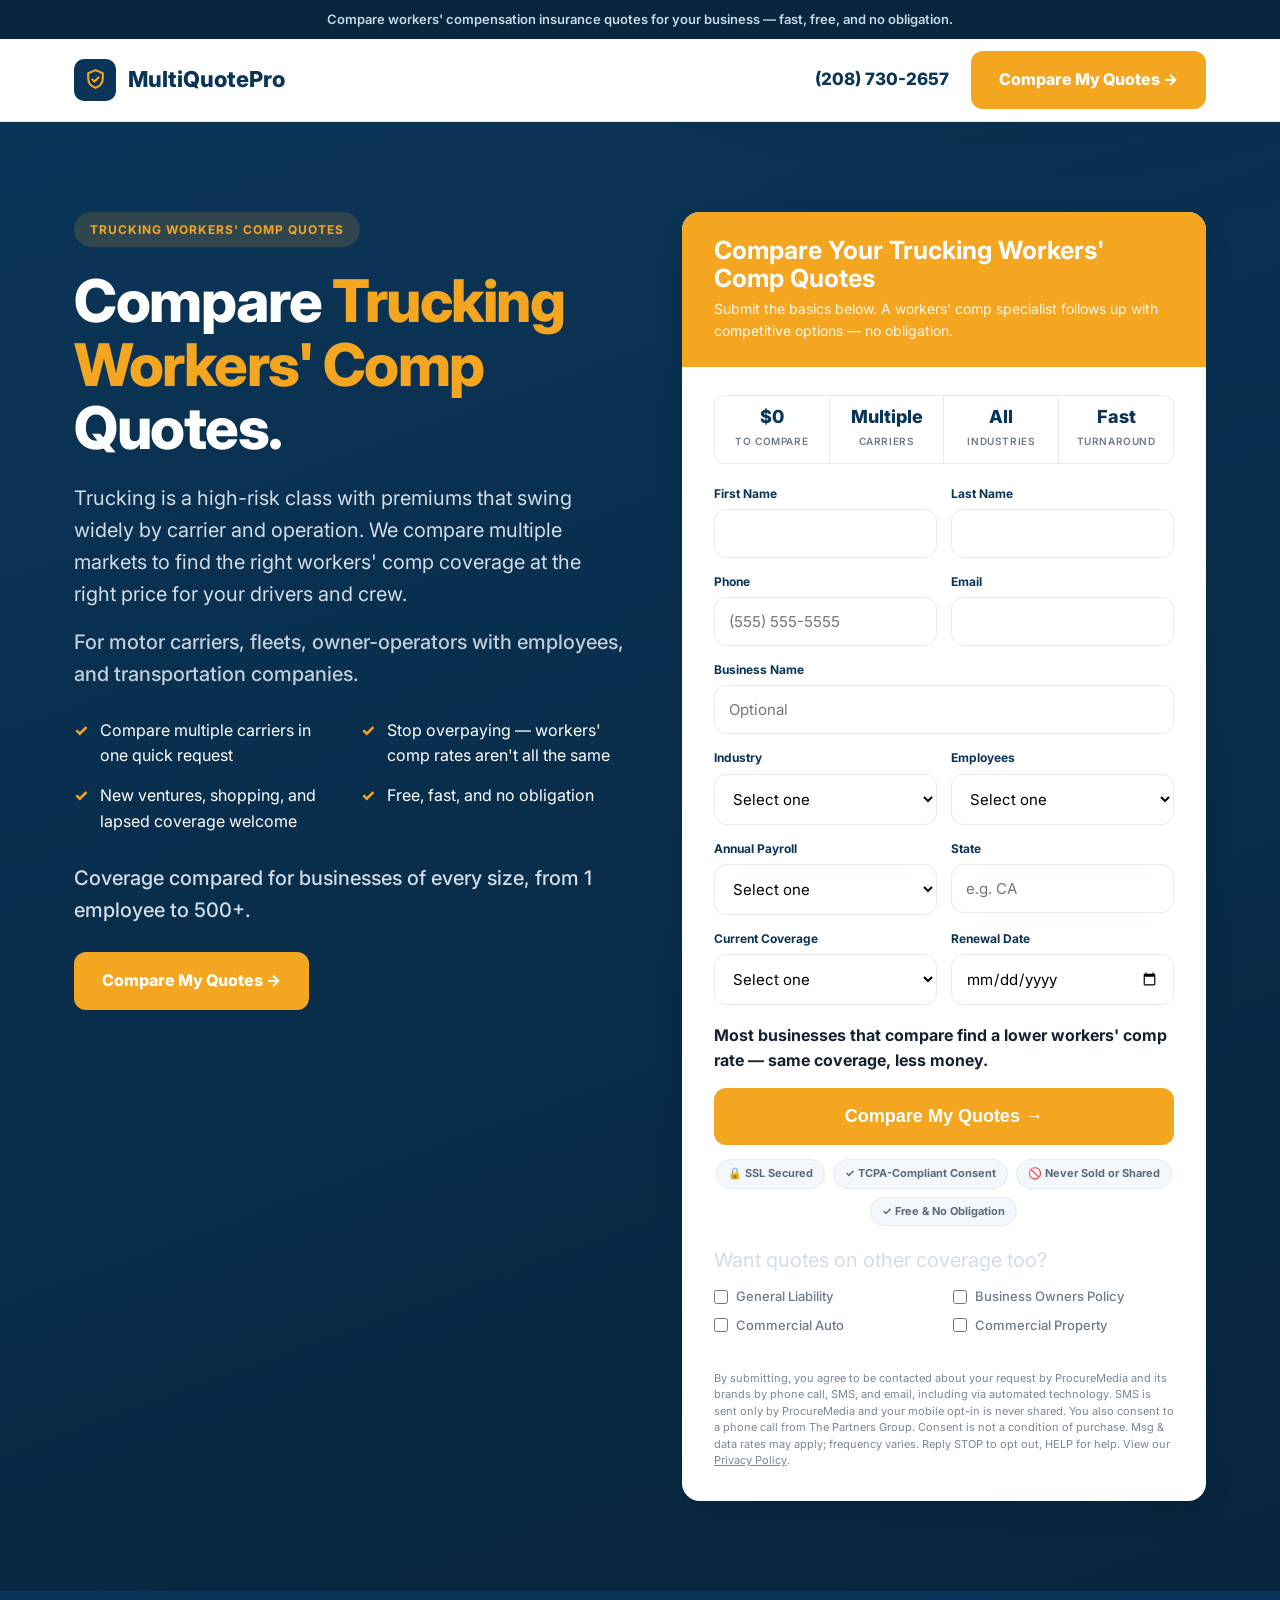
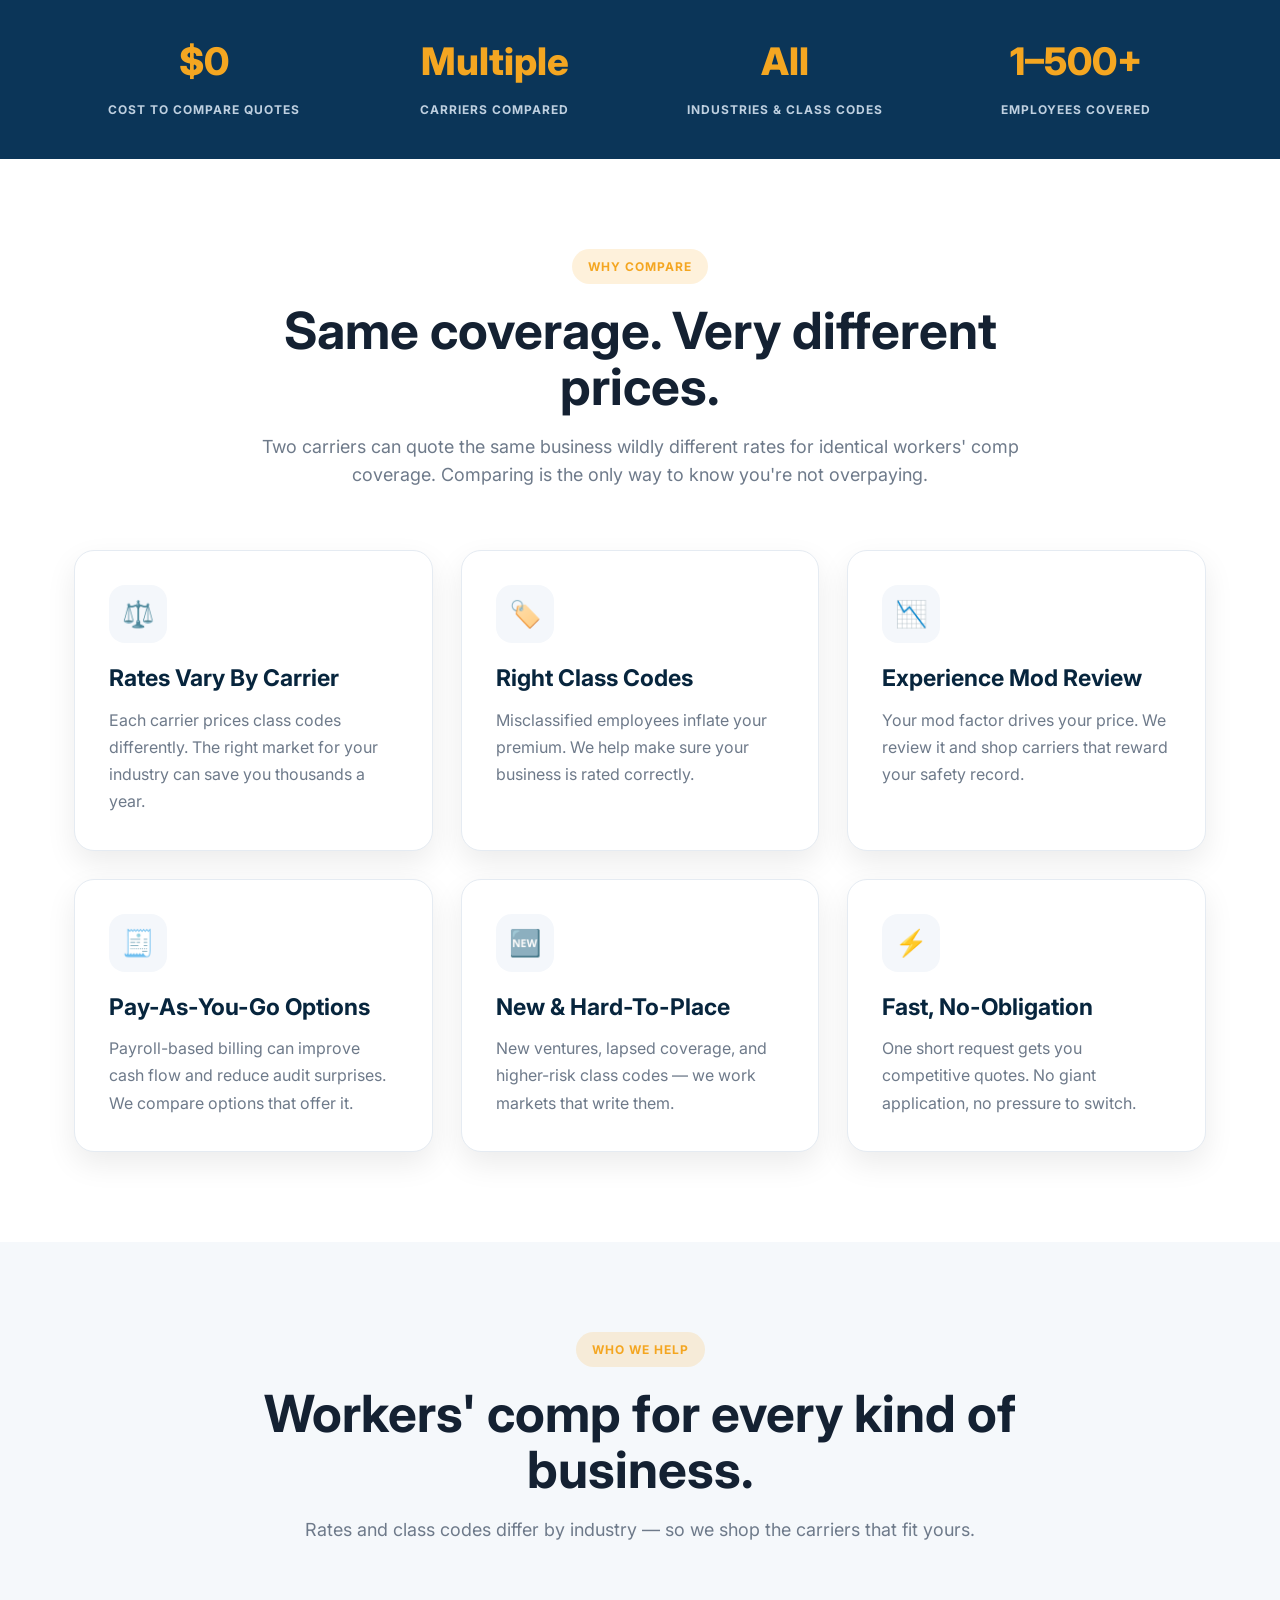
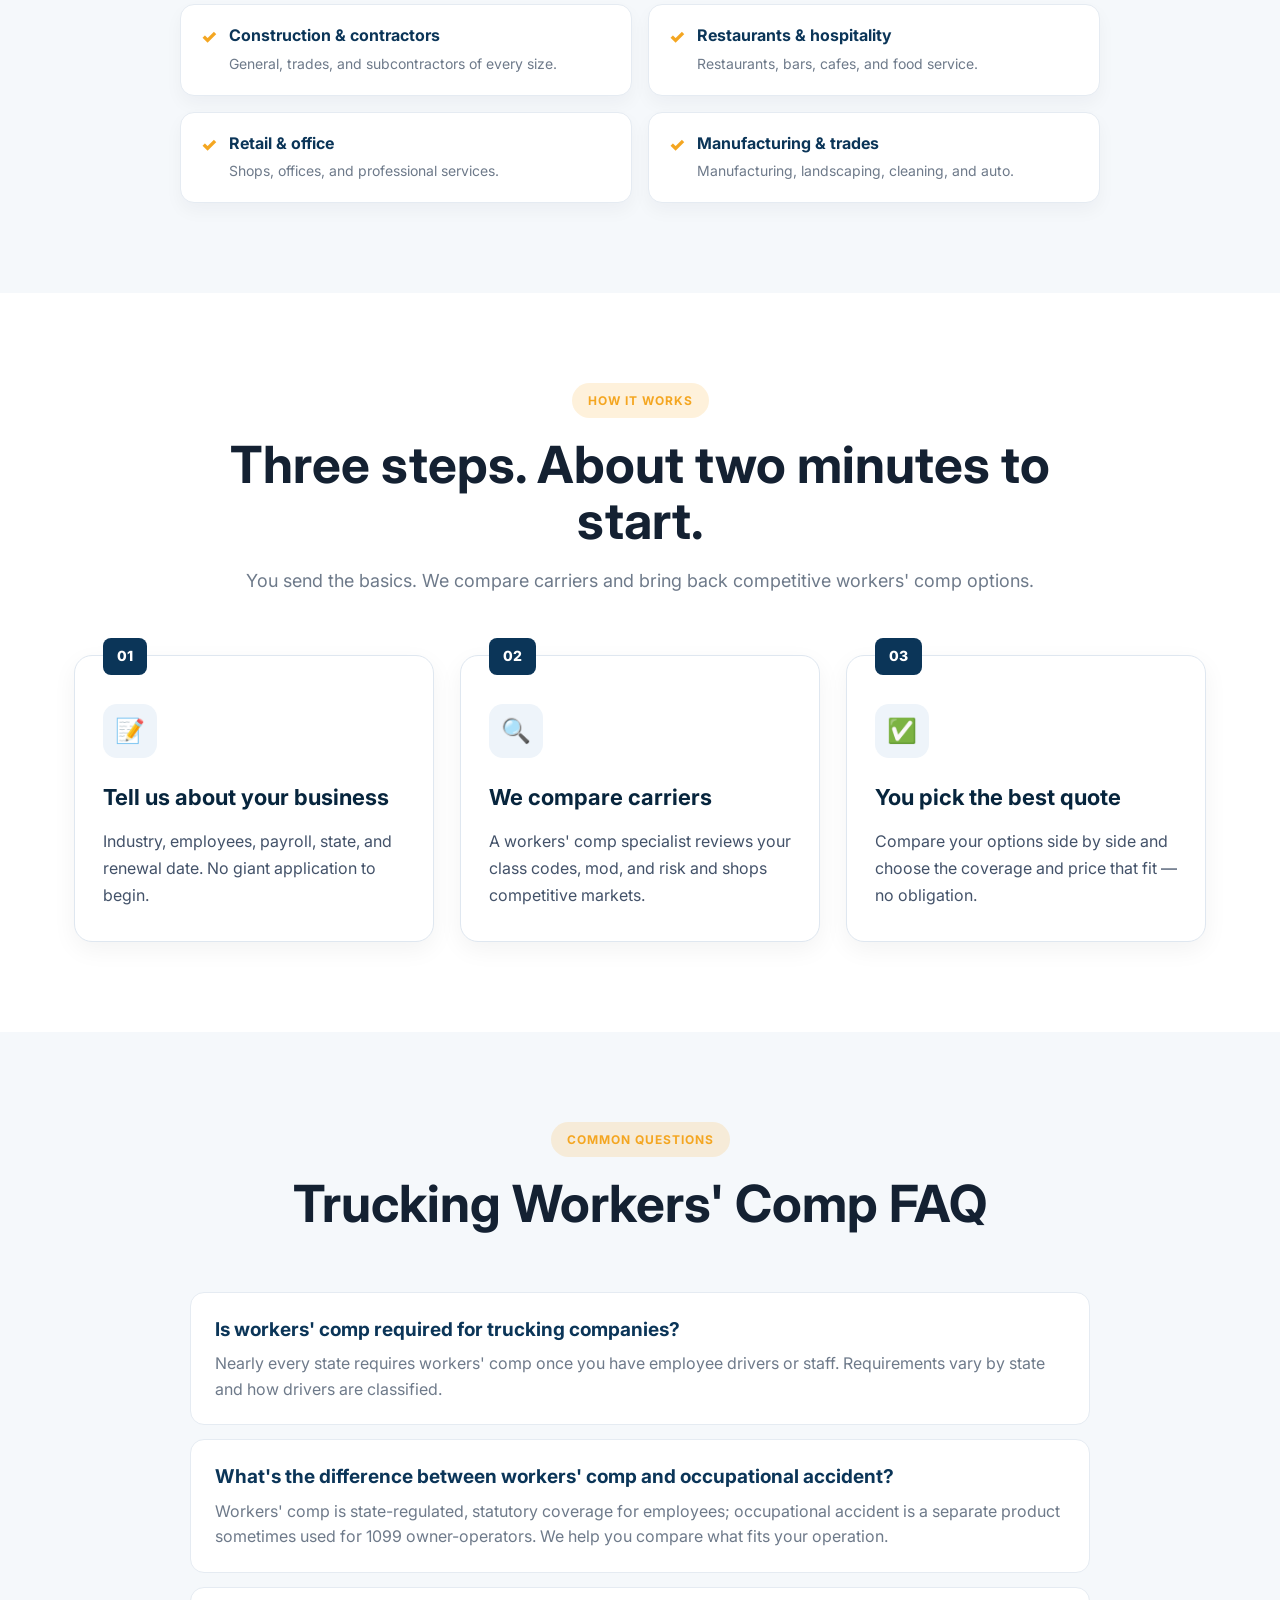
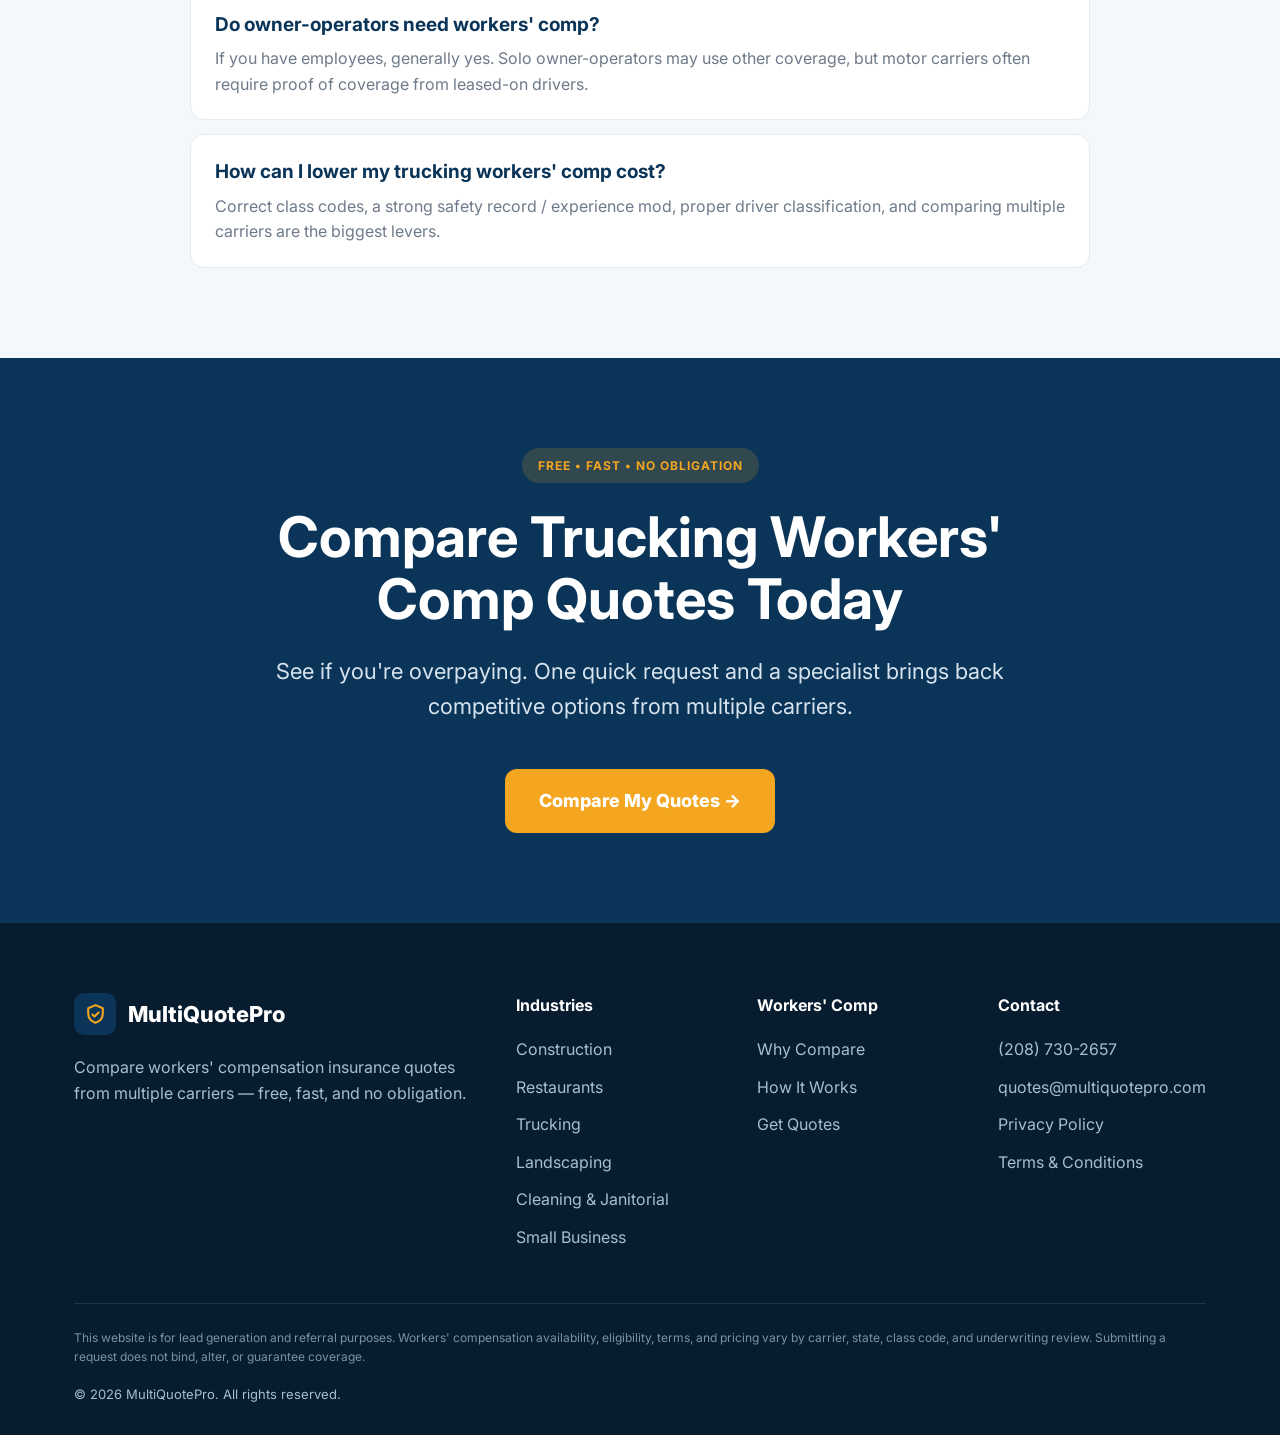
<file: trucking-workers-comp.html>
<!DOCTYPE html>
<html lang="en">
<head>
<meta charset="UTF-8" />
<meta name="viewport" content="width=device-width, initial-scale=1.0" />
<title>Trucking Workers' Comp Insurance | MultiQuotePro</title>
<meta name="description" content="Compare trucking workers' compensation insurance quotes from multiple carriers. Coverage for motor carriers, fleets, and owner-operators with employees. Free, fast, no obligation." />
<meta property="og:type" content="website" />
<meta property="og:site_name" content="MultiQuotePro" />
<meta property="og:title" content="Trucking Workers' Comp Insurance | MultiQuotePro" />
<meta property="og:description" content="Compare trucking workers' compensation insurance quotes from multiple carriers. Coverage for motor carriers, fleets, and owner-operators with employees. Free, fast, no obligation." />
<meta property="og:url" content="https://multiquotepro.com/trucking-workers-comp.html" />
<meta property="og:image" content="https://multiquotepro.com/og.png" />
<meta name="twitter:card" content="summary_large_image" />
<link rel="canonical" href="https://multiquotepro.com/trucking-workers-comp.html" />
<meta name="robots" content="index, follow" />
<link rel="icon" type="image/svg+xml" href="/favicon.svg" />
<link rel="preconnect" href="https://fonts.googleapis.com">
<link rel="preconnect" href="https://fonts.gstatic.com" crossorigin>
<link href="https://fonts.googleapis.com/css2?family=Inter:wght@400;500;600;700;800&display=swap" rel="stylesheet">

<!-- Google tag (gtag.js) — GA4 + Google Ads (standard across all pages) -->
<script async src="https://www.googletagmanager.com/gtag/js?id=G-M279DR51PG"></script>
<script>
  window.dataLayer = window.dataLayer || [];
  function gtag(){dataLayer.push(arguments);}
  gtag('js', new Date());
  gtag('config', 'G-M279DR51PG');
  gtag('config', 'AW-17934471659');
</script>
<!-- Procure click-source capture: stores gclid/UTM on landing, attaches to the form -->
<script>
(function(){
  try{
    var qs = new URLSearchParams(window.location.search);
    var keys = ['gclid','gbraid','wbraid','utm_source','utm_medium','utm_campaign','utm_term','utm_content'];
    var store = {};
    try{ var c=(document.cookie.match(/(?:^|; )pm_attr=([^;]*)/)||[])[1]; if(c) store=JSON.parse(decodeURIComponent(c))||{}; }catch(e){ store={}; }
    var got=false;
    keys.forEach(function(k){ var v=qs.get(k); if(v){ store[k]=v; got=true; } });
    if(got || !store.landing){
      if(!store.landing) store.landing=window.location.pathname;
      if(!store.referrer) store.referrer=document.referrer||'';
      document.cookie='pm_attr='+encodeURIComponent(JSON.stringify(store))+'; path=/; max-age=7776000; SameSite=Lax';
    }
    function fill(){
      var f=document.querySelector('form'); if(!f) return;
      Object.keys(store).forEach(function(k){
        if(store[k] && !f.querySelector('[name="'+k+'"]')){
          var i=document.createElement('input'); i.type='hidden'; i.name=k; i.value=store[k]; f.appendChild(i);
        }
      });
    }
    if(document.readyState!=='loading') fill(); else document.addEventListener('DOMContentLoaded', fill);
  }catch(e){}
})();
</script>
<style>
:root{
  --navy:#0B3558;--navy-dark:#07253D;--gold:#F4A621;--gold-dark:#D88D13;
  --accent:#F4A621;--accent-dark:#D88D13;
  --light:#F7F9FC;--text:#142132;--muted:#6E7A8A;--line:#E5EBF2;
  --radius:18px;--shadow:0 12px 30px rgba(0,0,0,.08);--container:1180px;
}
*{margin:0;padding:0;box-sizing:border-box;}
html{scroll-behavior:smooth;}
body{font-family:'Inter',sans-serif;color:var(--text);background:#fff;line-height:1.6;}
.container{width:100%;max-width:var(--container);margin:auto;padding:0 24px;}
a{text-decoration:none;}
img{max-width:100%;}
.top-bar{background:var(--navy-dark);color:#C7D8E7;text-align:center;font-size:13px;font-weight:600;padding:9px 16px;}
.nav{position:sticky;top:0;z-index:999;background:rgba(255,255,255,.96);backdrop-filter:blur(10px);border-bottom:1px solid var(--line);}
.nav-inner{height:82px;display:flex;align-items:center;justify-content:space-between;}
.logo{display:flex;align-items:center;gap:12px;font-weight:800;color:var(--navy);font-size:22px;}
.logo-box{width:42px;height:42px;border-radius:10px;background:var(--navy);display:flex;align-items:center;justify-content:center;color:var(--gold);}
.logo-box svg{width:25px;height:25px;}
.nav-right{display:flex;align-items:center;gap:22px;}
.nav-phone{font-weight:800;color:var(--navy);font-size:17px;white-space:nowrap;}
.btn{display:inline-flex;align-items:center;justify-content:center;gap:10px;padding:16px 28px;border-radius:12px;font-weight:800;transition:.2s ease;cursor:pointer;border:none;}
.btn-primary{background:var(--accent);color:#fff;}
.btn-primary:hover{background:var(--accent-dark);transform:translateY(-2px);}
.hero{background:radial-gradient(1100px 480px at 78% -10%, rgba(0,0,0,.10), transparent 60%), linear-gradient(160deg,var(--navy) 0%, var(--navy-dark) 100%);color:#fff;padding:90px 0;}
.hero--photo .hero-title,.hero--photo .hero p,.hero--photo .hero-points div,.hero--photo .trust-line,.hero--photo .mini-proof{text-shadow:0 1px 16px rgba(3,12,24,.55);}
.hero-grid{display:grid;grid-template-columns:1fr .95fr;gap:56px;align-items:start;}
.eyebrow{display:inline-block;background:rgba(244,166,33,.16);color:var(--gold);padding:8px 16px;border-radius:999px;font-size:12px;font-weight:700;letter-spacing:1px;text-transform:uppercase;}
.hero-title{font-size:clamp(38px,4.6vw,60px);line-height:1.08;font-weight:800;letter-spacing:-1.5px;margin:22px 0;max-width:720px;}
.highlight{color:var(--gold);}
.hero p{font-size:20px;color:#D3DCE7;max-width:700px;}
.mini-proof{margin-top:16px;font-size:13px;line-height:1.6;color:#C7D8E7;font-weight:500;opacity:.92;}
.hero-points{margin:28px 0;display:grid;grid-template-columns:repeat(2,minmax(0,1fr));gap:14px 22px;max-width:640px;}
.hero-points div{display:flex;align-items:flex-start;gap:12px;color:#fff;font-size:16px;}
.hero-points span{color:var(--gold);font-weight:800;}
.hero-ba{background:rgba(255,255,255,.05);border:1px solid rgba(255,255,255,.13);border-radius:16px;padding:12px;margin-bottom:28px;max-width:560px;}
.hero-ba-head{display:flex;flex-direction:column;gap:2px;margin:2px 4px 11px;}
.hero-ba-title{display:flex;align-items:center;gap:9px;color:#fff;font-weight:800;font-size:16px;letter-spacing:-.2px;}
.hero-ba-title b{color:var(--gold);font-size:18px;line-height:1;}
.hero-ba-sub{color:#AEBED0;font-size:12.5px;}
.hero-ba-imgs{display:grid;grid-template-columns:1fr 1fr;gap:8px;}
.hero-ba-fig{position:relative;border-radius:10px;overflow:hidden;margin:0;}
.hero-ba-fig img{display:block;width:100%;height:auto;aspect-ratio:4/3;object-fit:cover;}
.hero-ba-tag{position:absolute;top:8px;left:8px;font-size:10px;font-weight:800;text-transform:uppercase;letter-spacing:.04em;color:#fff;padding:4px 9px;border-radius:999px;box-shadow:0 3px 8px rgba(0,0,0,.3);}
.trust-line{margin:8px 0 26px;font-size:14px;color:#C7D8E7;font-weight:500;}
.form-card{background:#fff;border-radius:var(--radius);box-shadow:var(--shadow);color:var(--text);overflow:hidden;}
.form-head{background:var(--accent);color:#fff;padding:24px 32px;}
.form-head h3{font-size:25px;line-height:1.12;margin-bottom:6px;color:#fff;}
.form-head p{color:rgba(255,255,255,.9);font-size:14px;}
.form-body{padding:28px 32px 32px;}
.form-stats{display:flex;border:1px solid var(--line);border-radius:10px;overflow:hidden;margin-bottom:20px;}
.form-stat{flex:1;text-align:center;padding:10px 8px;border-right:1px solid var(--line);}
.form-stat:last-child{border-right:none;}
.form-stat strong{display:block;font-size:18px;font-weight:800;color:var(--navy);line-height:1.2;}
.form-stat span{font-size:10px;text-transform:uppercase;letter-spacing:.6px;color:var(--muted);font-weight:600;}
.form-stat--hl{background:rgba(225,29,42,.05);}
.form-stat--hl strong{color:var(--accent);font-size:21px;}
.form-stat--strike strong{color:#9aa6b2;text-decoration:line-through;text-decoration-color:#c2ccd6;}
.stats-kicker{font-size:11px;font-weight:800;text-transform:uppercase;letter-spacing:1.5px;color:var(--accent);text-align:center;margin-bottom:8px;}
.form-grid{display:grid;grid-template-columns:1fr 1fr;gap:14px;}
.form-grid .full{grid-column:1/-1;}
.field-label{display:block;font-size:12px;font-weight:700;color:var(--navy);margin-bottom:6px;}
.submit-btn{width:100%;display:flex;justify-content:center;margin-top:6px;padding:18px 24px;font-size:18px;}
input,select,textarea{width:100%;padding:14px;border-radius:12px;border:1px solid var(--line);font-size:15px;font-family:inherit;background:#fff;}
textarea{min-height:84px;resize:vertical;}
input:focus,select:focus,textarea:focus{outline:none;border-color:var(--navy);}
.secondary-label{font-size:13px;color:var(--muted);margin:18px 0 10px;}
.secondary-services-grid{display:grid;grid-template-columns:1fr 1fr;gap:8px 18px;margin-bottom:18px;}
.secondary-services-grid label{display:flex;align-items:center;gap:8px;font-size:13px;font-weight:500;color:var(--muted);cursor:pointer;}
.secondary-services-grid input{width:14px;height:14px;margin:0;}
.privacy-note{display:block;margin-top:10px;font-size:12px;color:#8A97A5;text-align:center;}
.tcpa{display:block;width:100%;margin-top:16px;font-size:11px;line-height:1.5;color:#7B8794;text-align:left;}
.tcpa a{color:#7B8794;text-decoration:underline;}
.stats{background:var(--navy);padding:40px 0;}
.stats-grid{display:grid;grid-template-columns:repeat(4,1fr);gap:30px;text-align:center;}
.stat h2{color:#fff;font-size:38px;font-weight:800;}
.stat h2 span{color:var(--gold);}
.stat p{color:#BFD0E0;text-transform:uppercase;letter-spacing:1px;font-size:12px;font-weight:700;margin-top:8px;}
.section{padding:90px 0;}
.how-section{background:#f5f8fb;}
.section-head{text-align:center;max-width:820px;margin:auto auto 60px;}
.section-head h2{font-size:clamp(32px,4vw,52px);line-height:1.1;margin:18px 0;}
.section-head p{color:var(--muted);font-size:18px;}
.review-grid{display:grid;grid-template-columns:repeat(3,1fr);gap:28px;}
.review-card{background:#fff;border:1px solid var(--line);border-radius:20px;padding:34px;box-shadow:var(--shadow);transition:.2s ease;}
.review-card:hover{transform:translateY(-4px);}
.review-icon{width:58px;height:58px;border-radius:16px;background:#F4F7FB;display:flex;align-items:center;justify-content:center;font-size:26px;margin-bottom:22px;}
.review-card h3{font-size:23px;line-height:1.2;margin-bottom:14px;color:var(--navy-dark);}
.review-card p{color:var(--muted);line-height:1.7;font-size:16px;}
.seg-grid{display:grid;grid-template-columns:1fr 1fr;gap:16px;max-width:920px;margin:0 auto;}
.seg-item{background:#fff;border:1px solid var(--line);border-radius:14px;padding:18px 20px;display:flex;gap:12px;align-items:flex-start;box-shadow:0 8px 18px rgba(16,32,51,.04);}
.seg-item .check{color:var(--gold);font-weight:900;font-size:18px;}
.seg-item strong{display:block;color:var(--navy);margin-bottom:2px;}
.seg-item span{color:var(--muted);font-size:14px;}
.how-grid{display:grid;grid-template-columns:repeat(3,1fr);gap:26px;margin-top:40px;}
.how-card{position:relative;background:#fff;border:1px solid #dfe7f0;border-radius:18px;padding:48px 28px 32px;box-shadow:0 8px 24px rgba(0,0,0,.05);}
.step-badge{position:absolute;top:-18px;left:28px;background:var(--navy);color:#fff;font-weight:800;padding:7px 14px;border-radius:8px;font-size:14px;}
.how-icon{width:54px;height:54px;border-radius:14px;background:#eef4fa;display:flex;align-items:center;justify-content:center;font-size:24px;margin-bottom:22px;}
.how-card h3{font-size:22px;margin-bottom:12px;color:var(--navy-dark);}
.how-card p{color:#435269;font-size:16px;line-height:1.7;}
.faq{max-width:900px;margin:0 auto;display:grid;gap:14px;}
.faq-item{border:1px solid var(--line);border-radius:14px;padding:22px 24px;background:#fff;}
.faq-item h3{color:var(--navy);margin-bottom:6px;font-size:19px;}
.faq-item p{color:var(--muted);}
.final-cta{background:var(--navy);padding:90px 20px;text-align:center;}
.cta-box{max-width:820px;margin:0 auto;}
.final-cta h2{color:#fff;font-size:clamp(34px,4.4vw,56px);line-height:1.1;margin:24px 0;}
.final-cta p{color:#d7e4ef;font-size:22px;line-height:1.6;margin-bottom:34px;}
.final-cta .btn{padding:18px 34px;font-size:18px;margin-top:10px;}
footer{background:#071C2E;color:#A7BED1;padding:70px 0 30px;}
.footer-grid{display:grid;grid-template-columns:2fr 1fr 1fr 1fr;gap:40px;margin-bottom:40px;}
footer h4{color:#fff;margin-bottom:18px;}
footer a{color:#A7BED1;display:block;margin-bottom:12px;}
.footer-disclaimer{border-top:1px solid rgba(255,255,255,.1);padding-top:24px;font-size:12px;line-height:1.6;color:#7B92A6;margin-bottom:18px;}
.footer-bottom{font-size:13px;}
.article{max-width:820px;margin:0 auto;padding:70px 0;}
.article h1{font-size:clamp(30px,4vw,46px);color:var(--navy);line-height:1.12;margin-bottom:18px;}
.article .lede{font-size:19px;color:var(--muted);margin-bottom:30px;}
.article h2{color:var(--navy);font-size:26px;margin:34px 0 12px;}
.article p{color:#39485B;font-size:17px;margin-bottom:16px;}
.article .back{display:inline-block;margin-top:30px;font-weight:700;color:var(--accent);}
.legal{max-width:820px;margin:0 auto;padding:70px 0;}
.legal h1{font-size:38px;color:var(--navy);margin-bottom:10px;}
.legal h2{color:var(--navy);font-size:22px;margin:28px 0 10px;}
.legal p{color:#39485B;margin-bottom:14px;}
.thanks{max-width:680px;margin:0 auto;padding:110px 24px;text-align:center;}
.thanks .badge{width:84px;height:84px;border-radius:50%;background:rgba(244,166,33,.15);color:var(--accent);display:flex;align-items:center;justify-content:center;font-size:40px;margin:0 auto 26px;}
.thanks h1{font-size:40px;color:var(--navy);margin-bottom:16px;}
.thanks p{font-size:19px;color:var(--muted);margin-bottom:14px;}
@media(max-width:980px){
.hero-grid,.review-grid,.how-grid,.footer-grid,.stats-grid,.seg-grid,.ba-grid{grid-template-columns:1fr;}
.form-grid{grid-template-columns:1fr;}
.hero-points{grid-template-columns:1fr;}
.form-stats{flex-wrap:wrap;}
.form-stat{flex:1 1 45%;}
}
@media(max-width:640px){.nav-phone{display:none;}}
.results{background:#fff;}
.ba-grid{display:grid;grid-template-columns:1fr 1fr;gap:24px;max-width:1040px;margin:0 auto;}
.ba-card{position:relative;border-radius:18px;overflow:hidden;box-shadow:var(--shadow);border:1px solid var(--line);background:#fff;}
.ba-card img{display:block;width:100%;height:auto;aspect-ratio:4/3;object-fit:cover;}
.ba-tag{position:absolute;top:14px;left:14px;font-size:13px;font-weight:800;letter-spacing:.04em;text-transform:uppercase;color:#fff;padding:7px 14px;border-radius:999px;box-shadow:0 4px 12px rgba(0,0,0,.28);}
.ba-before{background:#6b7280;}
.ba-after{background:var(--gold);color:var(--navy);}
.ba-cap{padding:16px 18px;color:var(--muted);font-size:15px;text-align:center;}
.ba-video{max-width:1040px;margin:38px auto 0;border-radius:18px;overflow:hidden;box-shadow:var(--shadow);background:#000;}
.ba-video video{display:block;width:100%;height:auto;aspect-ratio:16/9;background:#000;}
.ba-vcap{text-align:center;color:var(--muted);font-size:15px;margin-top:16px;}
.trust-strip{display:flex;flex-wrap:wrap;gap:8px;justify-content:center;margin-top:14px;}
.tbadge{display:inline-flex;align-items:center;gap:6px;font-size:11px;font-weight:700;color:#5B6B7C;background:#F4F7FB;border:1px solid #E5EBF2;border-radius:999px;padding:5px 11px;white-space:nowrap;}
.carriers{padding:44px 0;background:#fff;border-top:1px solid var(--line);border-bottom:1px solid var(--line);}
.carriers-label{text-align:center;font-size:11px;font-weight:700;letter-spacing:1.4px;text-transform:uppercase;color:var(--muted);margin-bottom:28px;}
.carriers-grid{display:flex;flex-wrap:wrap;align-items:center;justify-content:center;gap:24px 48px;}
.carriers-grid img{height:44px;width:auto;opacity:.72;filter:grayscale(25%);transition:.25s ease;}
.carriers-grid img:hover{opacity:1;filter:grayscale(0%);}
@media(max-width:640px){.carriers-grid img{height:32px;}.carriers-grid{gap:18px 28px;}}
.blog-grid{display:grid;grid-template-columns:repeat(3,1fr);gap:24px;margin-top:20px;}
.blog-card{background:#fff;border:1px solid var(--line);border-radius:16px;padding:28px;box-shadow:0 8px 20px rgba(0,0,0,.05);display:flex;flex-direction:column;gap:10px;}
.blog-card-tag{display:inline-block;font-size:10px;font-weight:700;letter-spacing:1.2px;text-transform:uppercase;color:var(--accent);background:rgba(0,0,0,.06);padding:4px 10px;border-radius:999px;}
.blog-card h2{font-size:19px;color:var(--navy);line-height:1.25;margin:0;}
.blog-card p{color:var(--muted);font-size:14px;flex:1;}
.blog-card-date{font-size:12px;color:var(--muted);font-weight:500;}
.blog-card .read-more{font-size:14px;font-weight:700;color:var(--accent);}
.article-meta{display:flex;align-items:center;gap:12px;flex-wrap:wrap;margin-bottom:16px;}
.article-breadcrumb{font-size:13px;color:var(--muted);margin-bottom:24px;}
.article-cta-box{margin-top:44px;padding:32px;background:var(--light);border-radius:16px;border:1px solid var(--line);}
.article-cta-box h3{color:var(--navy);font-size:22px;margin-bottom:8px;}
.article-cta-box p{color:var(--muted);margin-bottom:20px;}
@media(max-width:980px){.blog-grid{grid-template-columns:1fr;}}
.ms-progress{display:flex;align-items:center;margin-bottom:22px;}
.ms-dot{width:30px;height:30px;border-radius:50%;background:var(--line);color:var(--muted);display:flex;align-items:center;justify-content:center;font-size:11px;font-weight:800;flex-shrink:0;transition:.2s;}
.ms-dot.ms-active{background:var(--accent);color:#fff;}
.ms-dot.ms-done{background:var(--navy);color:#fff;}
.ms-line{flex:1;height:2px;background:var(--line);transition:.2s;}
.ms-line.ms-done{background:var(--navy);}
.ms-panel{display:none;}
.ms-panel.ms-active{display:block;}
.ms-q{font-size:20px;font-weight:800;color:#142132;line-height:1.3;margin-bottom:6px;}
.ms-sub{font-size:14px;color:#4A5568;margin-bottom:4px;}
.ms-opts{display:grid;grid-template-columns:1fr 1fr;gap:10px;margin:14px 0 8px;}
.ms-opt{padding:13px 14px;border:2px solid var(--line);border-radius:12px;font-size:14px;font-weight:600;color:var(--navy);cursor:pointer;text-align:left;background:#fff;transition:.15s;line-height:1.3;width:100%;}
.ms-opt:hover,.ms-opt.ms-sel{border-color:var(--accent);background:rgba(244,166,33,.08);}
.ms-back-btn{background:none;border:none;font-size:13px;color:var(--muted);font-weight:600;cursor:pointer;padding:0;margin-top:12px;display:inline-block;}
.ms-back-btn:hover{color:var(--navy);}
@media(max-width:500px){.ms-opts{grid-template-columns:1fr;}}
</style>
<script type="application/ld+json">{"@context":"https://schema.org","@type":"Organization","name":"MultiQuotePro","url":"https://multiquotepro.com/","telephone":"(208) 730-2657","areaServed":"US","logo":"https://multiquotepro.com/og.png"}</script>
<script type="application/ld+json">{"@context":"https://schema.org","@type":"Service","name":"Trucking Workers' Comp Insurance | MultiQuotePro","serviceType":"workers' comp","areaServed":"US","provider":{"@type":"Organization","name":"MultiQuotePro","telephone":"(208) 730-2657","url":"https://multiquotepro.com/"},"description":"Compare trucking workers' compensation insurance quotes from multiple carriers. Coverage for motor carriers, fleets, and owner-operators with employees. Free, fast, no obligation.","url":"https://multiquotepro.com/trucking-workers-comp.html"}</script>
<script type="application/ld+json">{"@context":"https://schema.org","@type":"FAQPage","mainEntity":[{"@type":"Question","name":"Is workers' comp required for trucking companies?","acceptedAnswer":{"@type":"Answer","text":"Nearly every state requires workers' comp once you have employee drivers or staff. Requirements vary by state and how drivers are classified."}},{"@type":"Question","name":"What's the difference between workers' comp and occupational accident?","acceptedAnswer":{"@type":"Answer","text":"Workers' comp is state-regulated, statutory coverage for employees; occupational accident is a separate product sometimes used for 1099 owner-operators. We help you compare what fits your operation."}},{"@type":"Question","name":"Do owner-operators need workers' comp?","acceptedAnswer":{"@type":"Answer","text":"If you have employees, generally yes. Solo owner-operators may use other coverage, but motor carriers often require proof of coverage from leased-on drivers."}},{"@type":"Question","name":"How can I lower my trucking workers' comp cost?","acceptedAnswer":{"@type":"Answer","text":"Correct class codes, a strong safety record / experience mod, proper driver classification, and comparing multiple carriers are the biggest levers."}}]}</script>
</head>
<body>
<div class="top-bar">Compare workers' compensation insurance quotes for your business — fast, free, and no obligation.</div>

<header class="nav">
<div class="container nav-inner">
<a href="/" class="logo">
<div class="logo-box"><svg viewBox="0 0 24 24" fill="none" stroke="currentColor" stroke-width="2" stroke-linecap="round" stroke-linejoin="round"><path d="M12 3l7 3v5c0 4.5-3 7.5-7 9-4-1.5-7-4.5-7-9V6z"/><path d="M9 12l2 2 4-4"/></svg></div>
MultiQuotePro
</a>
<div class="nav-right">
<a href="tel:12087302657" class="nav-phone">(208) 730-2657</a>
<a href="#form" class="btn btn-primary">Compare My Quotes →</a>
</div>
</div>
</header>

<section class="hero">
<div class="container hero-grid">
<div>

<div class="eyebrow">Trucking Workers' Comp Quotes</div>
<h1 class="hero-title">Compare <span class="highlight">Trucking Workers' Comp</span> Quotes.</h1>
<p>Trucking is a high-risk class with premiums that swing widely by carrier and operation. We compare multiple markets to find the right workers' comp coverage at the right price for your drivers and crew.</p>
<p class="mini-proof">For motor carriers, fleets, owner-operators with employees, and transportation companies.</p>
<div class="hero-points">
<div><span>✓</span> Compare multiple carriers in one quick request</div>
<div><span>✓</span> Stop overpaying — workers' comp rates aren't all the same</div>
<div><span>✓</span> New ventures, shopping, and lapsed coverage welcome</div>
<div><span>✓</span> Free, fast, and no obligation</div>
</div>
<p class="trust-line">Coverage compared for businesses of every size, from 1 employee to 500+.</p>
<a href="#form" class="btn btn-primary">Compare My Quotes →</a>
</div>

<div class="form-card" id="form">
<div class="form-head">
<h3>Compare Your Trucking Workers' Comp Quotes</h3>
<p>Submit the basics below. A workers' comp specialist follows up with competitive options — no obligation.</p>
</div>
<div class="form-body">

<div class="form-stats">
  <div class="form-stat"><strong>$0</strong><span>To Compare</span></div>
  <div class="form-stat"><strong>Multiple</strong><span>Carriers</span></div>
  <div class="form-stat"><strong>All</strong><span>Industries</span></div>
  <div class="form-stat"><strong>Fast</strong><span>Turnaround</span></div>
</div>
<form action="https://procure-lead-engine.dan-fda.workers.dev/submit" method="POST">
  <input type="hidden" name="lead_source" value="multiquotepro.com/trucking-workers-comp" />
  <input type="text" name="_gotcha" style="display:none !important" tabindex="-1" autocomplete="off" aria-hidden="true" />
  <input type="hidden" name="site" value="multiquotepro.com" />
  <input type="hidden" name="vertical" value="Workers Compensation Insurance" />
  <input type="hidden" name="_redirect" value="https://multiquotepro.com/thank-you.html" />
<div class="form-grid">
<div class="">
<label class="field-label" for="first_name">First Name</label>
<input id="first_name" type="text" name="first_name" autocomplete="given-name" required>
</div>
<div class="">
<label class="field-label" for="last_name">Last Name</label>
<input id="last_name" type="text" name="last_name" autocomplete="family-name" required>
</div>
<div class="">
<label class="field-label" for="phone">Phone</label>
<input id="phone" type="tel" name="phone" placeholder="(555) 555-5555" autocomplete="tel" inputmode="tel" pattern="[\d\s\-\(\)\.]{10,20}" required>
</div>
<div class="">
<label class="field-label" for="email">Email</label>
<input id="email" type="email" name="email" autocomplete="email" required>
</div>
<div class="full">
<label class="field-label" for="company">Business Name</label>
<input id="company" type="text" name="company" placeholder="Optional" autocomplete="organization">
</div>
<div class="">
<label class="field-label" for="industry">Industry</label>
<select id="industry" name="industry" required>
<option value="">Select one</option>
<option>Construction / Contractors</option>
<option>Restaurant / Hospitality</option>
<option>Retail</option>
<option>Manufacturing</option>
<option>Landscaping</option>
<option>Healthcare / Home Health</option>
<option>Trucking / Transportation</option>
<option>Cleaning / Janitorial</option>
<option>Auto Services</option>
<option>Office / Professional</option>
<option>Other</option>
</select>
</div>
<div class="">
<label class="field-label" for="employees">Employees</label>
<select id="employees" name="employees" required>
<option value="">Select one</option>
<option>1-5</option>
<option>6-10</option>
<option>11-25</option>
<option>26-50</option>
<option>51-100</option>
<option>100+</option>
</select>
</div>
<div class="">
<label class="field-label" for="annual_payroll">Annual Payroll</label>
<select id="annual_payroll" name="annual_payroll">
<option value="">Select one</option>
<option>Under $250k</option>
<option>$250k–$500k</option>
<option>$500k–$1M</option>
<option>$1M–$5M</option>
<option>$5M+</option>
</select>
</div>
<div class="">
<label class="field-label" for="state">State</label>
<input id="state" type="text" name="state" placeholder="e.g. CA" autocomplete="address-level1">
</div>
<div class="">
<label class="field-label" for="current_coverage">Current Coverage</label>
<select id="current_coverage" name="current_coverage">
<option value="">Select one</option>
<option>Have coverage — shopping</option>
<option>New business — first policy</option>
<option>Coverage lapsed / cancelled</option>
</select>
</div>
<div class="">
<label class="field-label" for="renewal_date">Renewal Date</label>
<input id="renewal_date" type="date" name="renewal_date">
</div>
<div class="full">
<p style="font-weight:700; color:#142132; margin:4px 0 14px; font-size:16px;">Most businesses that compare find a lower workers' comp rate — same coverage, less money.</p>
<button class="btn btn-primary submit-btn" type="submit">Compare My Quotes →</button>
<div class="trust-strip"><span class="tbadge">🔒 SSL Secured</span>
<span class="tbadge">✓ TCPA-Compliant Consent</span>
<span class="tbadge">🚫 Never Sold or Shared</span>
<span class="tbadge">✓ Free &amp; No Obligation</span></div>
<p class="secondary-label">Want quotes on other coverage too?</p>
<div class="secondary-services-grid">
<label><input type="checkbox" name="also_review[]" value="General Liability"> General Liability</label>
<label><input type="checkbox" name="also_review[]" value="Business Owners Policy"> Business Owners Policy</label>
<label><input type="checkbox" name="also_review[]" value="Commercial Auto"> Commercial Auto</label>
<label><input type="checkbox" name="also_review[]" value="Commercial Property"> Commercial Property</label>
</div>
</div>
</div>
<div class="tcpa">By submitting, you agree to be contacted about your request by ProcureMedia and its brands by phone call, SMS, and email, including via automated technology. SMS is sent only by ProcureMedia and your mobile opt-in is never shared. You also consent to a phone call from The Partners Group. Consent is not a condition of purchase. Msg & data rates may apply; frequency varies. Reply STOP to opt out, HELP for help. View our <a href="/privacy-policy.html" target="_blank">Privacy Policy</a>.</div>
</form>
</div>
</div>
</div>
</section>

<section class="stats">
<div class="container stats-grid">
<div class="stat"><h2><span>$0</span></h2><p>Cost To Compare Quotes</p></div>
<div class="stat"><h2><span>Multiple</span></h2><p>Carriers Compared</p></div>
<div class="stat"><h2><span>All</span></h2><p>Industries &amp; Class Codes</p></div>
<div class="stat"><h2><span>1–500+</span></h2><p>Employees Covered</p></div>
</div>
</section>

<section class="section" id="services">
<div class="container">
<div class="section-head">
<div class="eyebrow">Why Compare</div>
<h2>Same coverage. Very different prices.</h2>
<p>Two carriers can quote the same business wildly different rates for identical workers' comp coverage. Comparing is the only way to know you're not overpaying.</p>
</div>
<div class="review-grid">
<div class="review-card">
<div class="review-icon">⚖️</div>
<h3>Rates Vary By Carrier</h3>
<p>Each carrier prices class codes differently. The right market for your industry can save you thousands a year.</p>
</div>
<div class="review-card">
<div class="review-icon">🏷️</div>
<h3>Right Class Codes</h3>
<p>Misclassified employees inflate your premium. We help make sure your business is rated correctly.</p>
</div>
<div class="review-card">
<div class="review-icon">📉</div>
<h3>Experience Mod Review</h3>
<p>Your mod factor drives your price. We review it and shop carriers that reward your safety record.</p>
</div>
<div class="review-card">
<div class="review-icon">🧾</div>
<h3>Pay-As-You-Go Options</h3>
<p>Payroll-based billing can improve cash flow and reduce audit surprises. We compare options that offer it.</p>
</div>
<div class="review-card">
<div class="review-icon">🆕</div>
<h3>New &amp; Hard-To-Place</h3>
<p>New ventures, lapsed coverage, and higher-risk class codes — we work markets that write them.</p>
</div>
<div class="review-card">
<div class="review-icon">⚡</div>
<h3>Fast, No-Obligation</h3>
<p>One short request gets you competitive quotes. No giant application, no pressure to switch.</p>
</div>
</div>
</div>
</section>

<section class="section how-section">
<div class="container">
<div class="section-head">
<div class="eyebrow">Who We Help</div>
<h2>Workers' comp for every kind of business.</h2>
<p>Rates and class codes differ by industry — so we shop the carriers that fit yours.</p>
</div>
<div class="seg-grid">
<div class="seg-item"><span class="check">✓</span><div><strong>Construction &amp; contractors</strong><span>General, trades, and subcontractors of every size.</span></div></div>
<div class="seg-item"><span class="check">✓</span><div><strong>Restaurants &amp; hospitality</strong><span>Restaurants, bars, cafes, and food service.</span></div></div>
<div class="seg-item"><span class="check">✓</span><div><strong>Retail &amp; office</strong><span>Shops, offices, and professional services.</span></div></div>
<div class="seg-item"><span class="check">✓</span><div><strong>Manufacturing &amp; trades</strong><span>Manufacturing, landscaping, cleaning, and auto.</span></div></div>
</div>
</div>
</section>

<section class="section">
<div class="container">
<div class="section-head">
<div class="eyebrow">How It Works</div>
<h2>Three steps. About two minutes to start.</h2>
<p>You send the basics. We compare carriers and bring back competitive workers' comp options.</p>
</div>
<div class="how-grid">
<div class="how-card">
<div class="step-badge">01</div>
<div class="how-icon">📝</div>
<h3>Tell us about your business</h3>
<p>Industry, employees, payroll, state, and renewal date. No giant application to begin.</p>
</div>
<div class="how-card">
<div class="step-badge">02</div>
<div class="how-icon">🔍</div>
<h3>We compare carriers</h3>
<p>A workers' comp specialist reviews your class codes, mod, and risk and shops competitive markets.</p>
</div>
<div class="how-card">
<div class="step-badge">03</div>
<div class="how-icon">✅</div>
<h3>You pick the best quote</h3>
<p>Compare your options side by side and choose the coverage and price that fit — no obligation.</p>
</div>
</div>
</div>
</section>

<section class="section how-section">
<div class="container">
<div class="section-head">
<div class="eyebrow">Common Questions</div>
<h2>Trucking Workers' Comp FAQ</h2>
</div>
<div class="faq">
<div class="faq-item">
<h3>Is workers' comp required for trucking companies?</h3>
<p>Nearly every state requires workers' comp once you have employee drivers or staff. Requirements vary by state and how drivers are classified.</p>
</div>
<div class="faq-item">
<h3>What's the difference between workers' comp and occupational accident?</h3>
<p>Workers' comp is state-regulated, statutory coverage for employees; occupational accident is a separate product sometimes used for 1099 owner-operators. We help you compare what fits your operation.</p>
</div>
<div class="faq-item">
<h3>Do owner-operators need workers' comp?</h3>
<p>If you have employees, generally yes. Solo owner-operators may use other coverage, but motor carriers often require proof of coverage from leased-on drivers.</p>
</div>
<div class="faq-item">
<h3>How can I lower my trucking workers' comp cost?</h3>
<p>Correct class codes, a strong safety record / experience mod, proper driver classification, and comparing multiple carriers are the biggest levers.</p>
</div>
</div>
</div>
</section>

<section class="final-cta">
<div class="container">
<div class="cta-box">
<div class="eyebrow">Free • Fast • No Obligation</div>
<h2>Compare Trucking Workers' Comp Quotes Today</h2>
<p>See if you're overpaying. One quick request and a specialist brings back competitive options from multiple carriers.</p>
<a href="#form" class="btn btn-primary">Compare My Quotes →</a>
</div>
</div>
</section>

<footer id="contact">
<div class="container">
<div class="footer-grid">
<div>
<div class="logo" style="color:#fff;margin-bottom:20px">
<div class="logo-box"><svg viewBox="0 0 24 24" fill="none" stroke="currentColor" stroke-width="2" stroke-linecap="round" stroke-linejoin="round"><path d="M12 3l7 3v5c0 4.5-3 7.5-7 9-4-1.5-7-4.5-7-9V6z"/><path d="M9 12l2 2 4-4"/></svg></div>
MultiQuotePro
</div>
<p>Compare workers' compensation insurance quotes from multiple carriers — free, fast, and no obligation.</p>
</div>
<div>
<h4>Industries</h4>
<a href="/construction-workers-comp.html">Construction</a>
<a href="/restaurant-workers-comp.html">Restaurants</a>
<a href="/trucking-workers-comp.html">Trucking</a>
<a href="/landscaping-workers-comp.html">Landscaping</a>
<a href="/cleaning-workers-comp.html">Cleaning &amp; Janitorial</a>
<a href="/small-business-workers-comp.html">Small Business</a>
</div>
<div>
<h4>Workers' Comp</h4>
<a href="/#services">Why Compare</a>
<a href="/#services">How It Works</a>
<a href="/#form">Get Quotes</a>
</div>
<div>
<h4>Contact</h4>
<a href="tel:12087302657">(208) 730-2657</a>
<a href="mailto:quotes@multiquotepro.com">quotes@multiquotepro.com</a>
<a href="/privacy-policy.html">Privacy Policy</a>
<a href="/terms.html">Terms &amp; Conditions</a>
</div>
</div>
<div class="footer-disclaimer">This website is for lead generation and referral purposes. Workers' compensation availability, eligibility, terms, and pricing vary by carrier, state, class code, and underwriting review. Submitting a request does not bind, alter, or guarantee coverage.</div>
<div class="footer-bottom">© 2026 MultiQuotePro. All rights reserved.</div>
</div>
</footer>

<script>
document.addEventListener("DOMContentLoaded", function () {
  const phoneInput = document.querySelector('input[name="phone"]');
  if (phoneInput) {
    phoneInput.addEventListener("input", function (e) {
      let value = e.target.value.replace(/\D/g, "");
      if (value.charAt(0) === "1") value = value.slice(1); // strip US country code — no area code starts with 1
      value = value.slice(0, 10);
      if (value.length > 6) {
        e.target.value = `(${value.slice(0, 3)}) ${value.slice(3, 6)}-${value.slice(6)}`;
      } else if (value.length > 3) {
        e.target.value = `(${value.slice(0, 3)}) ${value.slice(3)}`;
      } else if (value.length > 0) {
        e.target.value = `(${value}`;
      }
    });
  }
});
</script>
<!-- Procure form analytics — GA4 funnel events (no PII to GA) + partial capture to separate DB -->
<script>
(function(){
  var form = document.querySelector('form'); if(!form) return;
  var ENDPOINT = 'https://procure-lead-engine.dan-fda.workers.dev/partial';
  var SITE = 'multiquotepro.com';
  var SKIP = {_gotcha:1,_redirect:1,site:1,lead_source:1,vertical:1,pm_sid:1,gclid:1,gbraid:1,wbraid:1,utm_source:1,utm_medium:1,utm_campaign:1,utm_term:1,utm_content:1};
  var FIELDS = [];
  Array.prototype.forEach.call(form.querySelectorAll('[name]'), function(el){
    var n=el.name; if(!n||SKIP[n]||el.type==='hidden') return; if(FIELDS.indexOf(n)<0) FIELDS.push(n);
  });
  var sid;
  try { sid = sessionStorage.getItem('pm_sid'); if(!sid){ sid = (window.crypto && crypto.randomUUID ? crypto.randomUUID() : (Date.now()+'-'+Math.random())); sessionStorage.setItem('pm_sid', sid); } }
  catch(e){ sid = Date.now()+'-'+Math.random(); }
  var attr = {};
  try { var c=(document.cookie.match(/(?:^|; )pm_attr=([^;]*)/)||[])[1]; if(c) attr=JSON.parse(decodeURIComponent(c))||{}; } catch(e){}
  if(!form.querySelector('[name="pm_sid"]')){ var h=document.createElement('input'); h.type='hidden'; h.name='pm_sid'; h.value=sid; form.appendChild(h); }
  var started=false, reached={}, lastField='', t=null;
  function v(n){ var el=form.querySelector('[name="'+n+'"]'); return el ? (el.value||'').trim() : ''; }
  function fullname(){ return v('name') || [v('first_name'),v('last_name')].filter(Boolean).join(' '); }
  function extra(){ var o={}, core={first_name:1,last_name:1,name:1,email:1,phone:1,association:1,community_size:1,role:1};
    FIELDS.forEach(function(n){ if(!core[n]){ var val=v(n); if(val) o[n]=val; } }); return JSON.stringify(o); }
  function snap(sub){ return {
    session_id:sid, site:SITE, last_field:lastField, fields_reached:Object.keys(reached).length, submitted:sub?1:0,
    name:fullname(), email:v('email'), phone:v('phone'),
    association:v('association'), community_size:v('community_size'), role:v('role'), extra:extra(),
    gclid:attr.gclid||'', utm_source:attr.utm_source||'', utm_medium:attr.utm_medium||'', utm_campaign:attr.utm_campaign||'',
    utm_term:attr.utm_term||'', utm_content:attr.utm_content||'', landing:attr.landing||'', referrer:attr.referrer||'' }; }
  function beacon(sub){ try{ var b=new Blob([JSON.stringify(snap(sub))],{type:'text/plain'});
    if(navigator.sendBeacon) navigator.sendBeacon(ENDPOINT,b); else fetch(ENDPOINT,{method:'POST',body:JSON.stringify(snap(sub)),mode:'no-cors',keepalive:true}); }catch(e){} }
  function ga(n,p){ try{ if(window.gtag) gtag('event',n,p||{}); }catch(e){} }
  form.addEventListener('focusin', function(){ if(!started){ started=true; ga('form_start',{form:SITE}); beacon(false); } });
  FIELDS.forEach(function(n,idx){ var el=form.querySelector('[name="'+n+'"]'); if(!el) return;
    function mark(){ if(v(n) && !reached[n]){ reached[n]=true; lastField=n; ga('form_progress',{field_name:n, step:idx+1}); } }
    el.addEventListener('blur', function(){ mark(); clearTimeout(t); t=setTimeout(function(){ beacon(false); },400); });
    el.addEventListener('change', function(){ mark(); beacon(false); });
  });
  form.addEventListener('submit', function(){ beacon(true); });
  window.addEventListener('pagehide', function(){ if(started) beacon(false); });
  document.addEventListener('visibilitychange', function(){ if(document.visibilityState==='hidden' && started) beacon(false); });
})();
</script>
</body>
</html>
</file>
